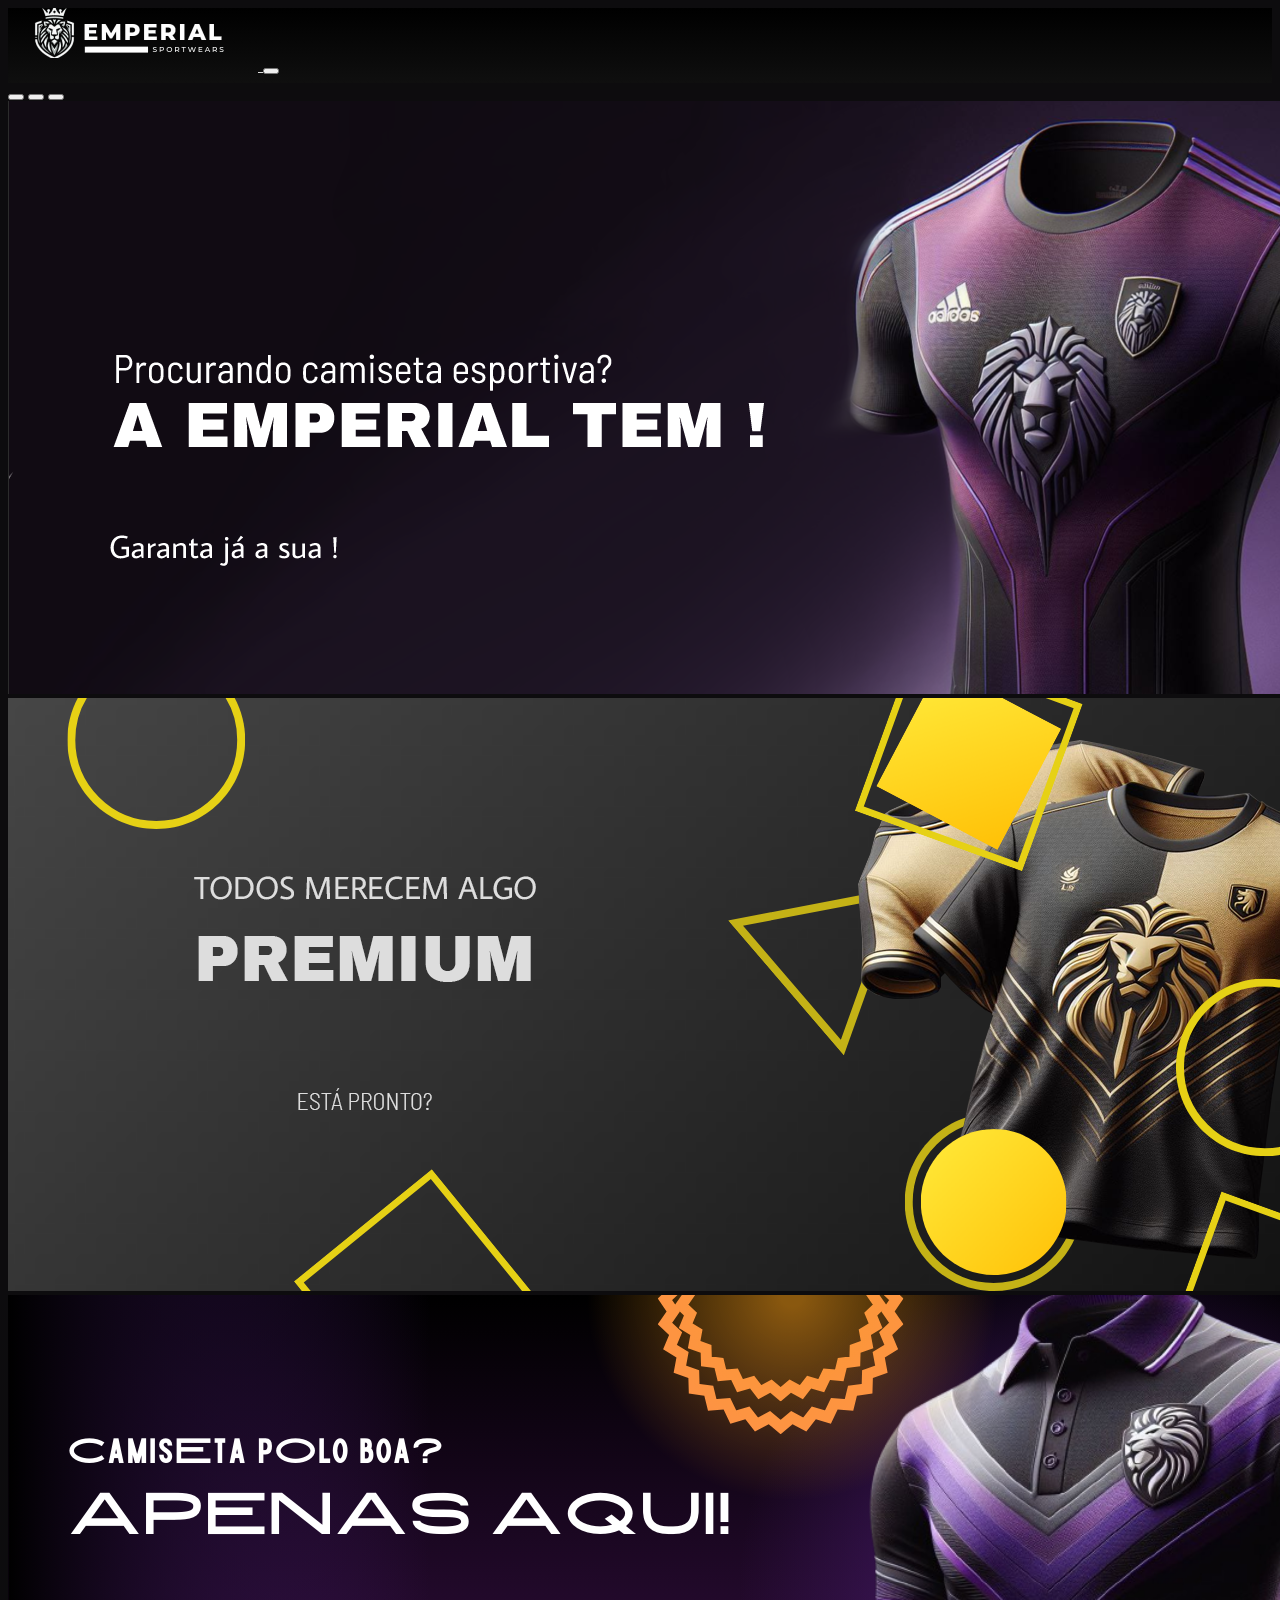
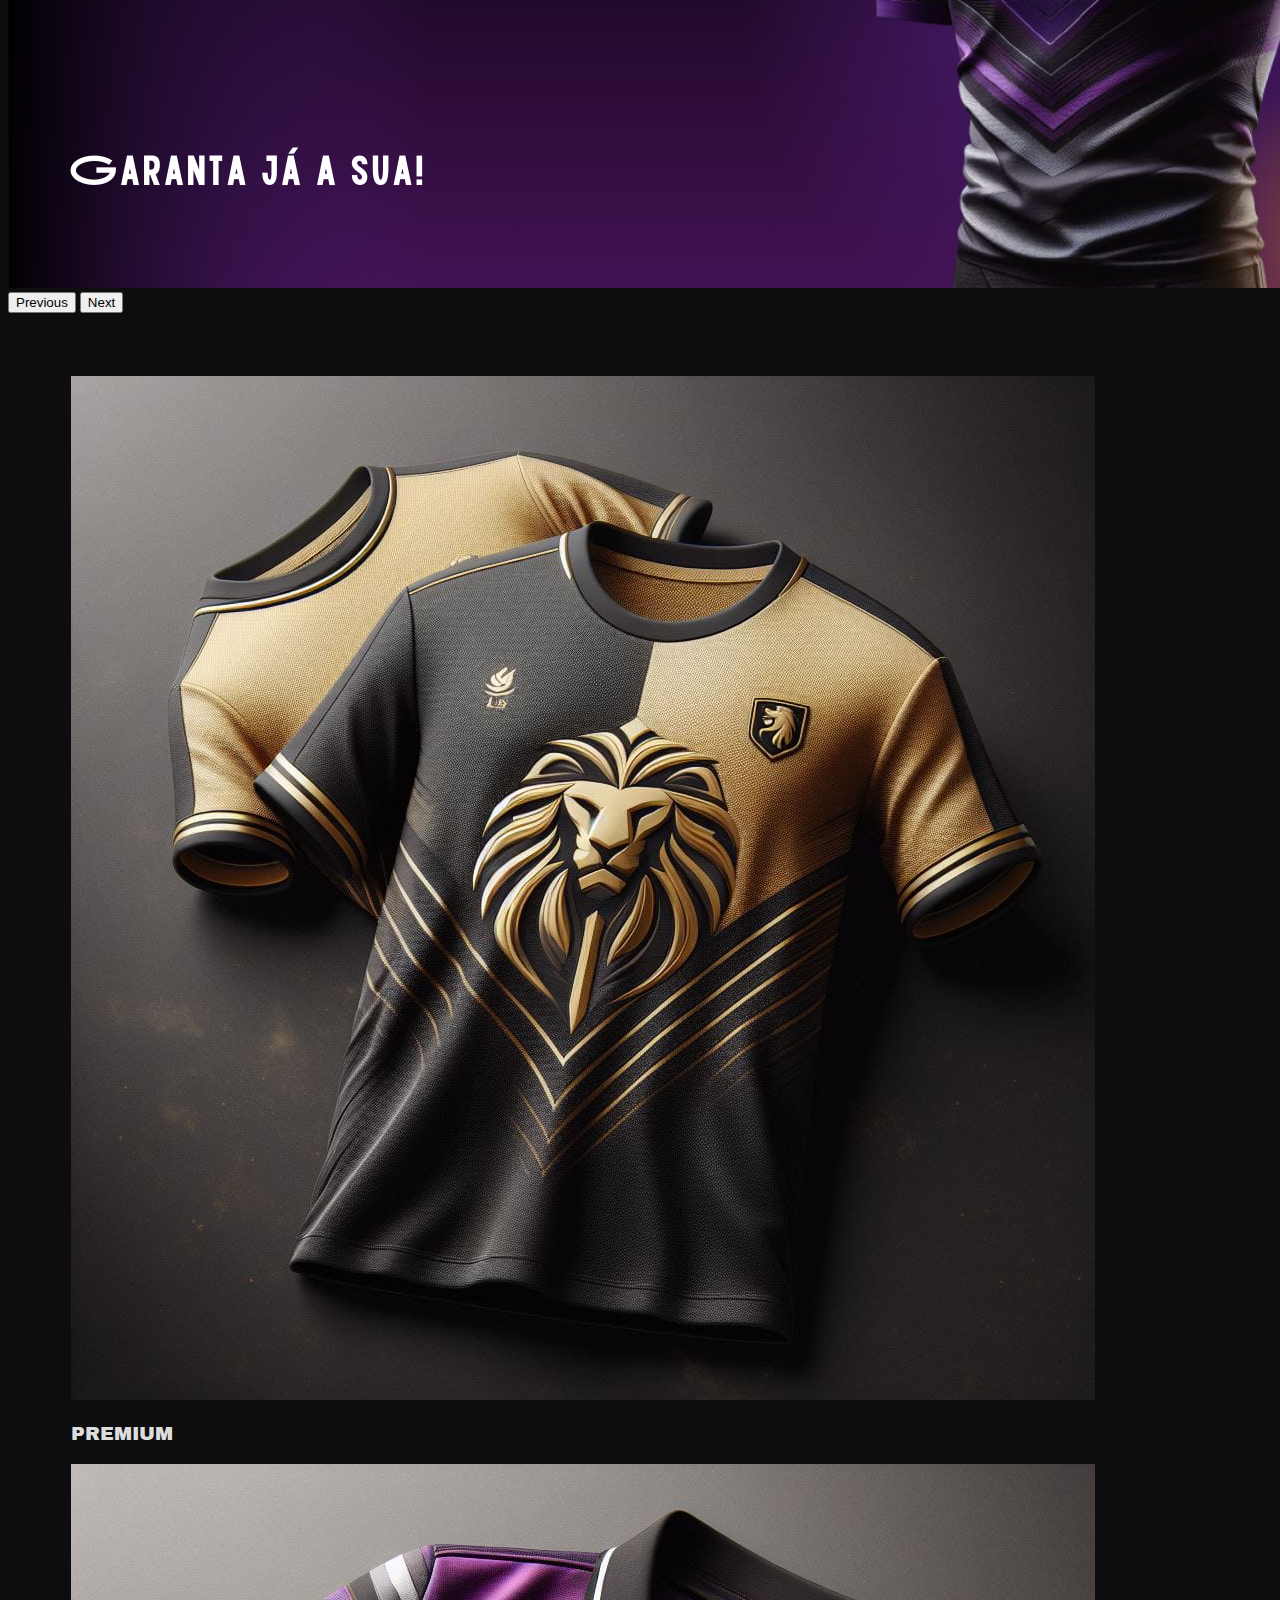
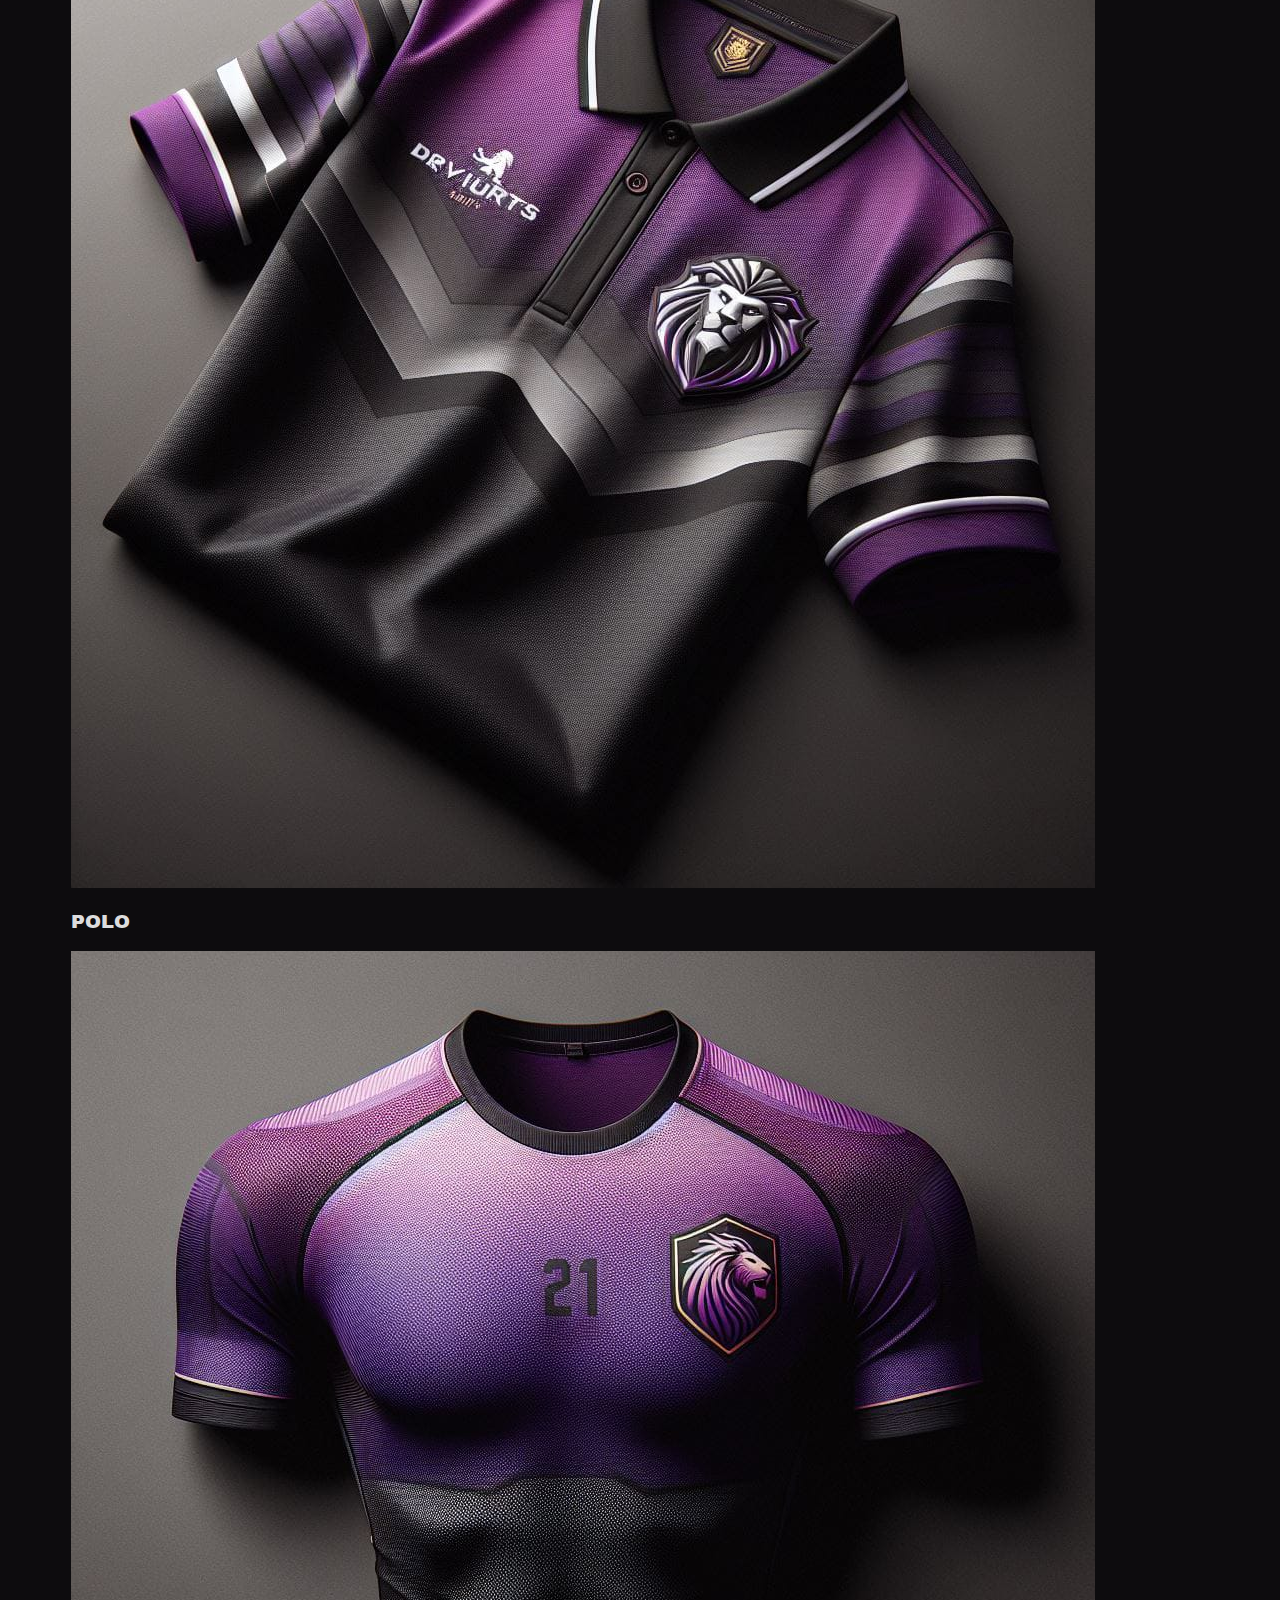
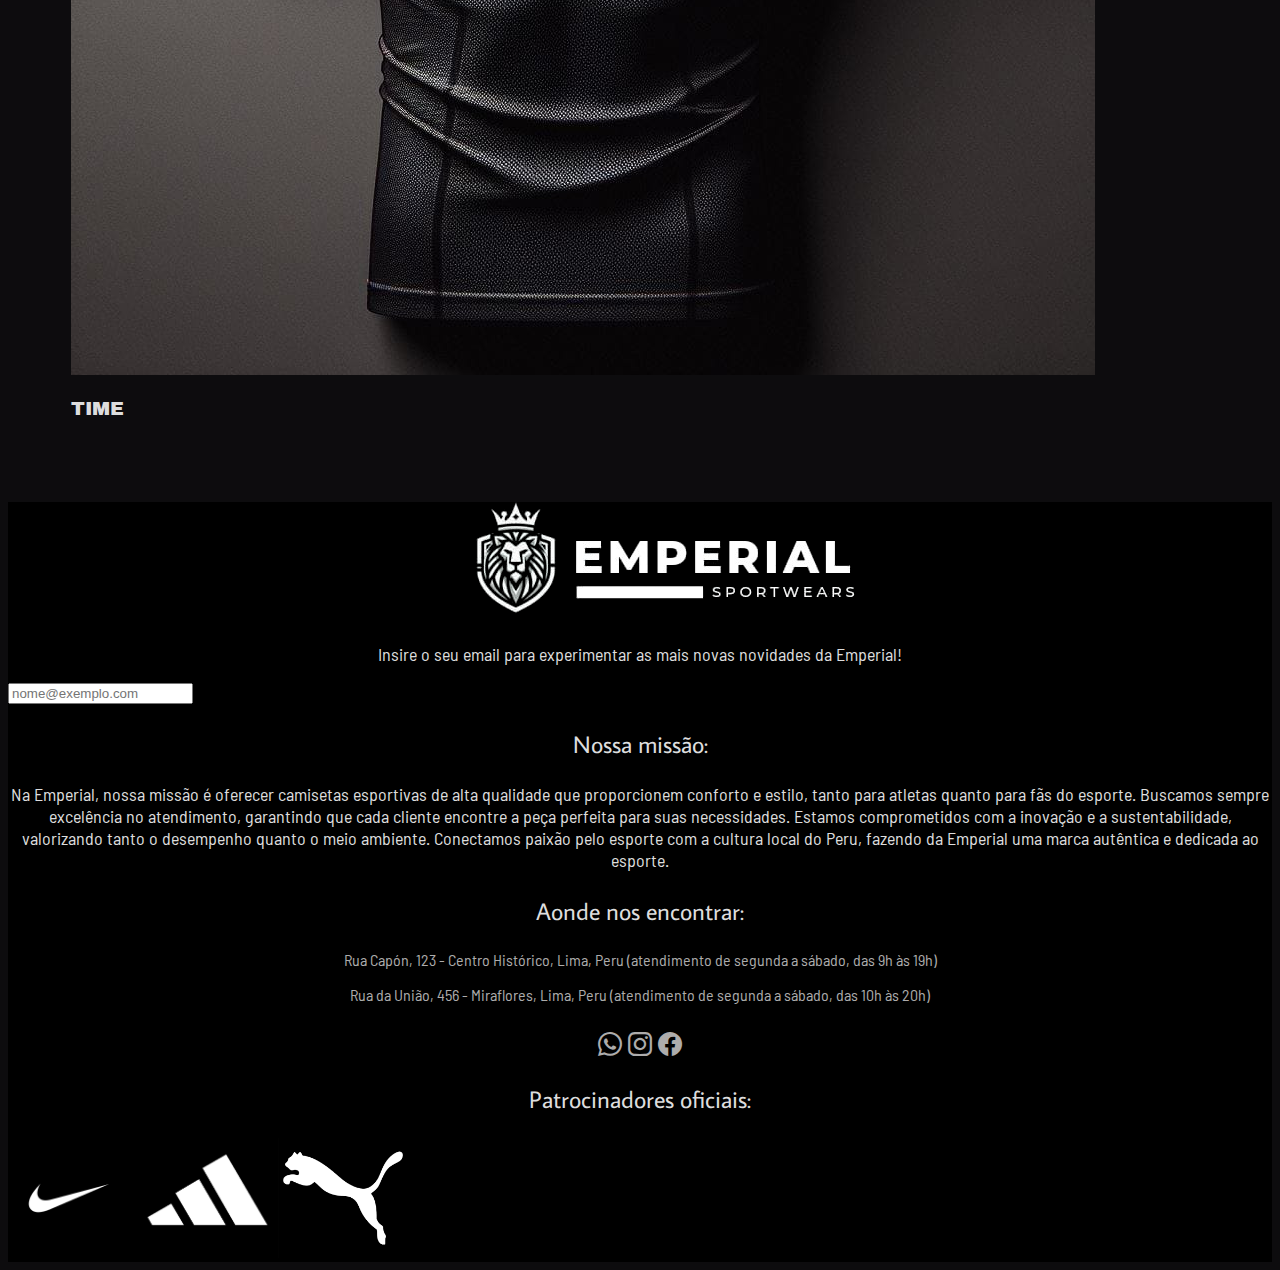
<file: index.html>
<!doctype html>
<html lang="pt-br">
    <head>
        <title>Emperial - SportWears</title>
        <!-- Required meta tags -->
        <meta charset="utf-8" />
        <meta
            name="viewport"
            content="width=device-width, initial-scale=1, shrink-to-fit=no"
        />

        <!-- Bootstrap CSS v5.2.1 -->
        <link
            href="https://cdn.jsdelivr.net/npm/bootstrap@5.3.2/dist/css/bootstrap.min.css"
            rel="stylesheet"
            integrity="sha384-T3c6CoIi6uLrA9TneNEoa7RxnatzjcDSCmG1MXxSR1GAsXEV/Dwwykc2MPK8M2HN"
            crossorigin="anonymous"
        />
        
        <link rel="stylesheet" type="text/css" href="styles.css"/>

    </head>

    <body>
        <header>
            <!--Navbar-->

            <nav class="navbar navbar-dark navbar-expand-lg bg-body-tertiary" style="padding: 0%;">
                <div class="navbar-bg container-fluid" style="height: 75px;">

                  <!--Imagem-->
                  <a class="navbar-brand" href="#">
                      <img src="./img/Logo-removebg-preview.png" alt="Bootstrap" width="250" height="50" style="object-fit: cover; padding-bottom: 1%;">
                  </a>

                  <!--Navbar collapse-->
                  <button class="navbar-toggler" type="button" data-bs-toggle="collapse" data-bs-target="#navbarNavDropdown" aria-controls="navbarNavDropdown" aria-expanded="false" aria-label="Toggle navigation">
                    <span class="navbar-toggler-icon"></span>
                  </button>

                  <!--navbar buttons-->
                  <div class="collapse navbar-collapse" id="navbarNavDropdown">
                    <ul class="navbar-nav nav-fill w-100">
                      <li class="nav-item">
                        <a class="nav-link active" aria-current="page" href="#">HOME</a>
                      </li>

                      <li class="nav-item align-middle" >
                        <a class="nav-link" href="./sobrenos.html">SOBRE NÓS</a>
                      </li>

                      <li class="nav-item" >
                        <a class="nav-link" href="./premium.html">PREMIUM</a>
                      </li>

                      <li class="nav-item" >
                        <a class="nav-link" href="./time.html">TIME</a>
                      </li>

                      <li class="nav-item" >
                        <a class="nav-link" href="./polo.html">POLO</a>
                      </li>

                      <li class="nav-item dropdown d-flex flex-column align-items-center">
                        <a class="nav-link dropdown-toggle" href="#" role="button" data-bs-toggle="dropdown" aria-expanded="false">
                          <img src="./img/2-bandeira-do-brasil.webp" alt="Bootstrap" width="100px" height="60px" style="object-fit: cover; padding: auto;">
                        </a>
                        <ul class="dropdown-menu" style="left: unset !important; margin-right: 7%;">
                          <li><a class="dropdown-item" href="./index-ing.html"> <img src="./img/Flag_of_the_United_States.png" width="100" height="60" style="object-fit: cover;"> </a></li>
                          <li><a class="dropdown-item" href="./index-esp.html"> <img src="./img/Flag_of_Mexico.svg.png" width="100" height="60" style="object-fit: cover;"> </a></li>
                          <li><a class="dropdown-item" href="#"> <img src="./img/2-bandeira-do-brasil.webp" width="100" height="60" style="object-fit: cover;"> </a></li>
                        </ul>
                      </li>

                    </ul>
                  </div>

                </div>
              </nav>
              
        </header>

        <main>
          <!--Carrosel-->

          <div id="carouselExample" class="carousel slide" data-bs-ride="carousel">
            <div class="carousel-indicators">
              <button type="button" data-bs-target="#carouselExampleIndicators" data-bs-slide-to="0" class="active" aria-current="true" aria-label="Slide 1"></button>
              <button type="button" data-bs-target="#carouselExampleIndicators" data-bs-slide-to="1" aria-label="Slide 2"></button>
              <button type="button" data-bs-target="#carouselExampleIndicators" data-bs-slide-to="2" aria-label="Slide 3"></button>
            </div>
            <div class="carousel-inner">
              <div class="carousel-item active">
                <img src="./img/Banner/BR.png" class="d-block w-100" alt="...">
              </div>
              <div class="carousel-item">
                <img src="./img/Banner2/BANNER2.png" class="d-block w-100" alt="...">
              </div>
              <div class="carousel-item">
                <img src="./img/BANNER3/BANNER3.png" class="d-block w-100" alt="...">
              </div>
            </div>
            <button class="carousel-control-prev" type="button" data-bs-target="#carouselExample" data-bs-slide="prev">
              <span class="carousel-control-prev-icon" aria-hidden="true"></span>
              <span class="visually-hidden">Previous</span>
            </button>
            <button class="carousel-control-next" type="button" data-bs-target="#carouselExample" data-bs-slide="next">
              <span class="carousel-control-next-icon" aria-hidden="true"></span>
              <span class="visually-hidden">Next</span>
            </button>
          </div>

          <!--resto-->
          <div style="padding: 5%;">
            <div class="container text-center">
              <div class="row gx-5 justify-content-center">
                <div class="col-12 col-sm-6 col-lg">
                  <a type="button" class="btn" href="premium.html" role="button"><img src="./img/Premium.jpg" class="img-fluid rounded"> </a>
                  <div>
                    <p>PREMIUM</p>
                  </div>
                </div>
                <div class="col-12 col-sm-6 col-lg">
                  <a type="button" class="btn" href="polo.html" role="button"><img src="./img/Polo.jfif" class="img-fluid rounded"> </a>
                  <div>
                    <p>POLO</p>
                  </div>
                </div>
                <div class="col-12 col-sm-6 col-lg">
                  <a type="button" class="btn" href="time.html" role="button"><img src="./img/Time.jpg" class="img-fluid rounded"> </a>
                  <div>
                    <p>TIME</p>
                  </div>
                </div>
              </div>
          </div>
        </main>

        <footer>
            <!-- place footer here -->
            <div style="width: 100%; background-color: black;" class="container-fluid">
              <div class="justify-content-center" style="margin-left: 37%; margin-right: 37%; margin-bottom: 2%;">
                <img src="./img/Logo-removebg-preview - Copia.png" class="img-fluid mx-auto d-block">
              </div>
              <div class="row px-5">
                <div class="col">
                  <p class="fonte3" style="text-align: center;">Insire o seu email para experimentar as mais novas novidades da Emperial!</p>
                </div>
                <div class="col-sm-8 my-auto">
                  <input type="email" class="form-control" id="exampleFormControlInput1" placeholder="nome@exemplo.com">
                </div>
              </div>
              <div class="row px-5" style="height: 100%;">
                <div class="col-sm-8">
                  <p class="fonte2" style="text-align: center;">Nossa missão:</p>
                  <p class="fonte3" style="text-align: center;">Na Emperial, nossa missão é oferecer camisetas esportivas de alta qualidade que proporcionem conforto e estilo, tanto para atletas quanto para fãs do esporte.
                    Buscamos sempre excelência no atendimento, garantindo que cada cliente encontre a peça perfeita para suas necessidades.
                    Estamos comprometidos com a inovação e a sustentabilidade, valorizando tanto o desempenho quanto o meio ambiente.
                    Conectamos paixão pelo esporte com a cultura local do Peru, fazendo da Emperial uma marca autêntica e dedicada ao esporte.
                  </p>
                  <p class="fonte2" style="text-align: center;">Aonde nos encontrar:</p>
                  <p class="fonte4" style="text-align: center;">Rua Capón, 123 - Centro Histórico, Lima, Peru
                    (atendimento de segunda a sábado, das 9h às 19h)
                  </p>
                  <p class="fonte4" style="text-align: center;">Rua da União, 456 - Miraflores, Lima, Peru
                    (atendimento de segunda a sábado, das 10h às 20h)
                  </p>
                  <p class="fonte2" style="text-align: center;"><i class="bi bi-whatsapp"></i> <i class="bi bi-instagram"></i> <i class="bi bi-facebook"></i></p>
                </div>
                <div class="col">
                  <p class="fonte2" style="text-align: center;">Patrocinadores oficiais:</p>
                  <div>
                    <img src="./img/Patrocinadores/Nike.png" class="img-fluid d-block mx-auto" style="height: 120px;">
                    <img src="./img/Patrocinadores/Adidas.jpg" class="img-fluid d-block mx-auto" style="height: 120px;">
                    <img src="./img/Patrocinadores/Puma.png" class="img-fluid d-block mx-auto" style="max-height: 120px;">
                  </div>
                </div>
              </div>
            </div>
        </footer>

        <!-- Bootstrap JavaScript Libraries -->
        <script
            src="https://cdn.jsdelivr.net/npm/@popperjs/core@2.11.8/dist/umd/popper.min.js"
            integrity="sha384-I7E8VVD/ismYTF4hNIPjVp/Zjvgyol6VFvRkX/vR+Vc4jQkC+hVqc2pM8ODewa9r"
            crossorigin="anonymous"
        ></script>

        <script
            src="https://cdn.jsdelivr.net/npm/bootstrap@5.3.2/dist/js/bootstrap.min.js"
            integrity="sha384-BBtl+eGJRgqQAUMxJ7pMwbEyER4l1g+O15P+16Ep7Q9Q+zqX6gSbd85u4mG4QzX+"
            crossorigin="anonymous"
        ></script>
    </body>
</html>
</file>
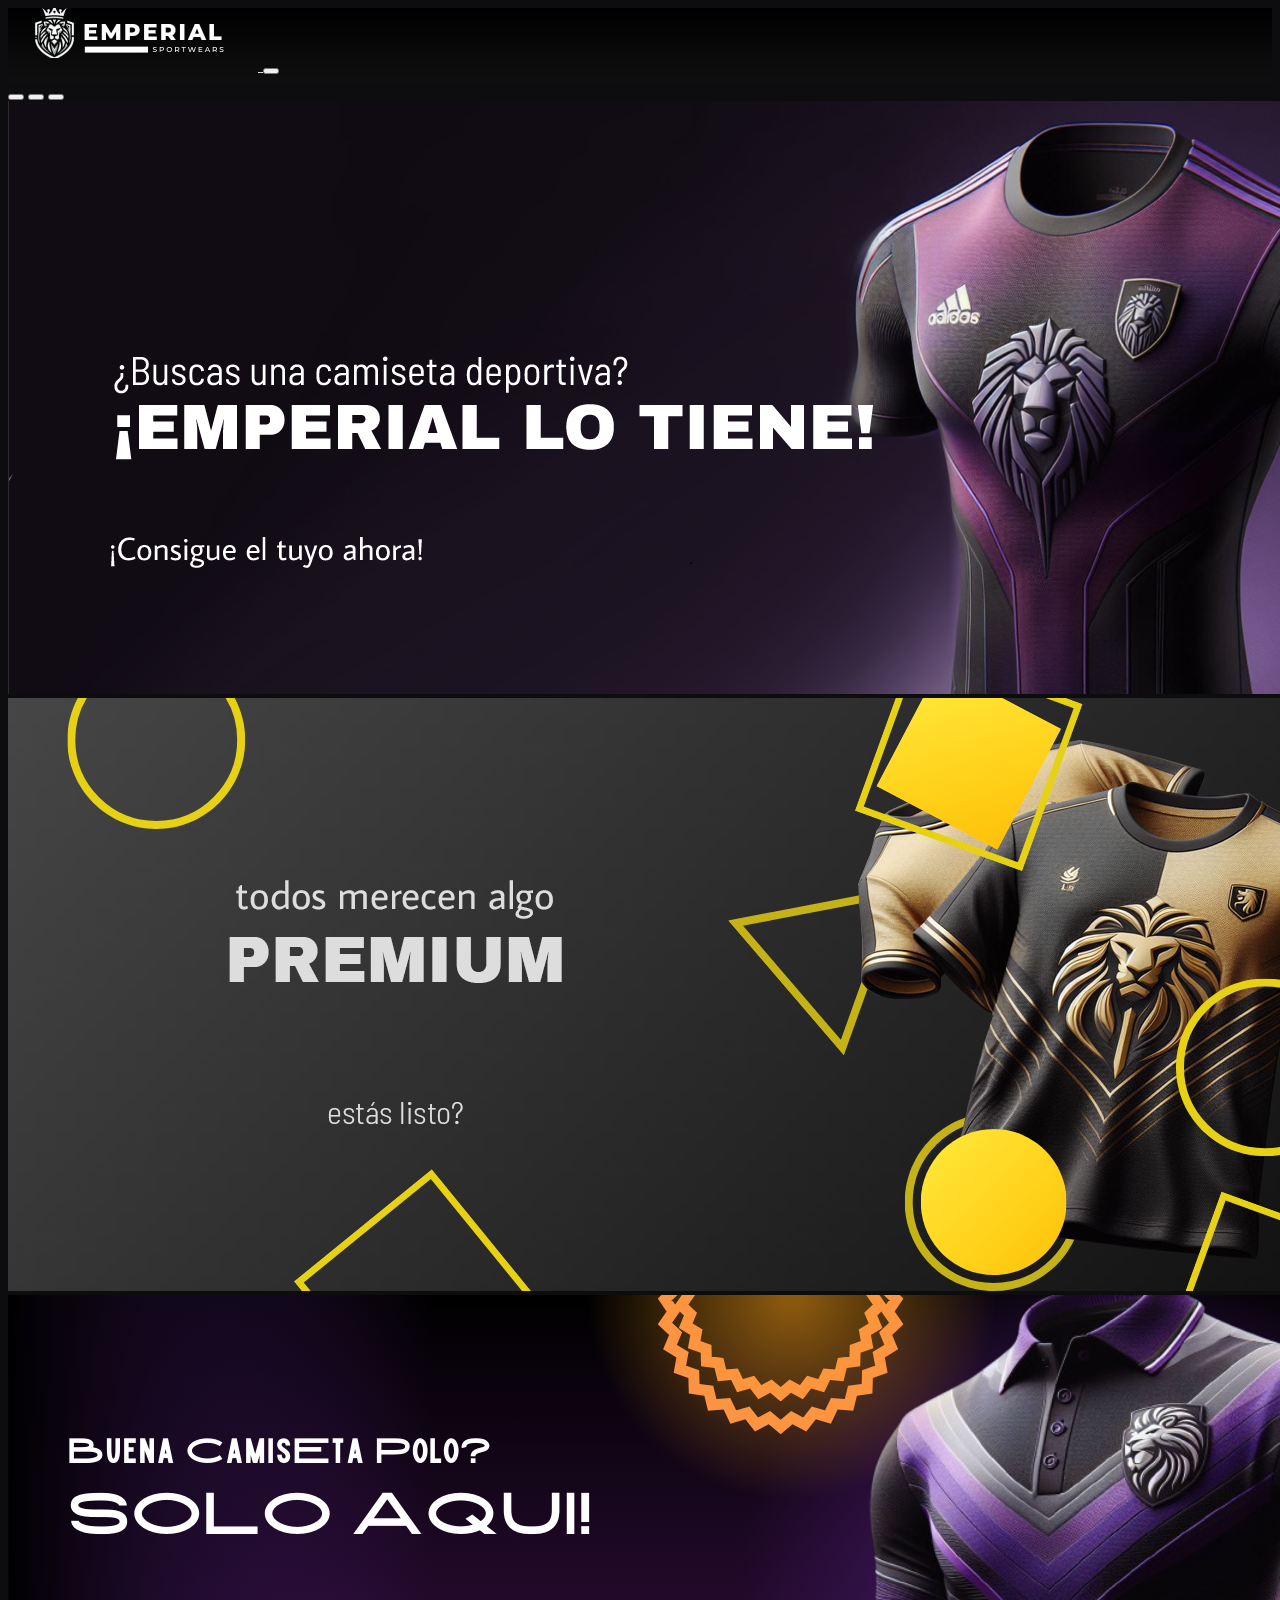
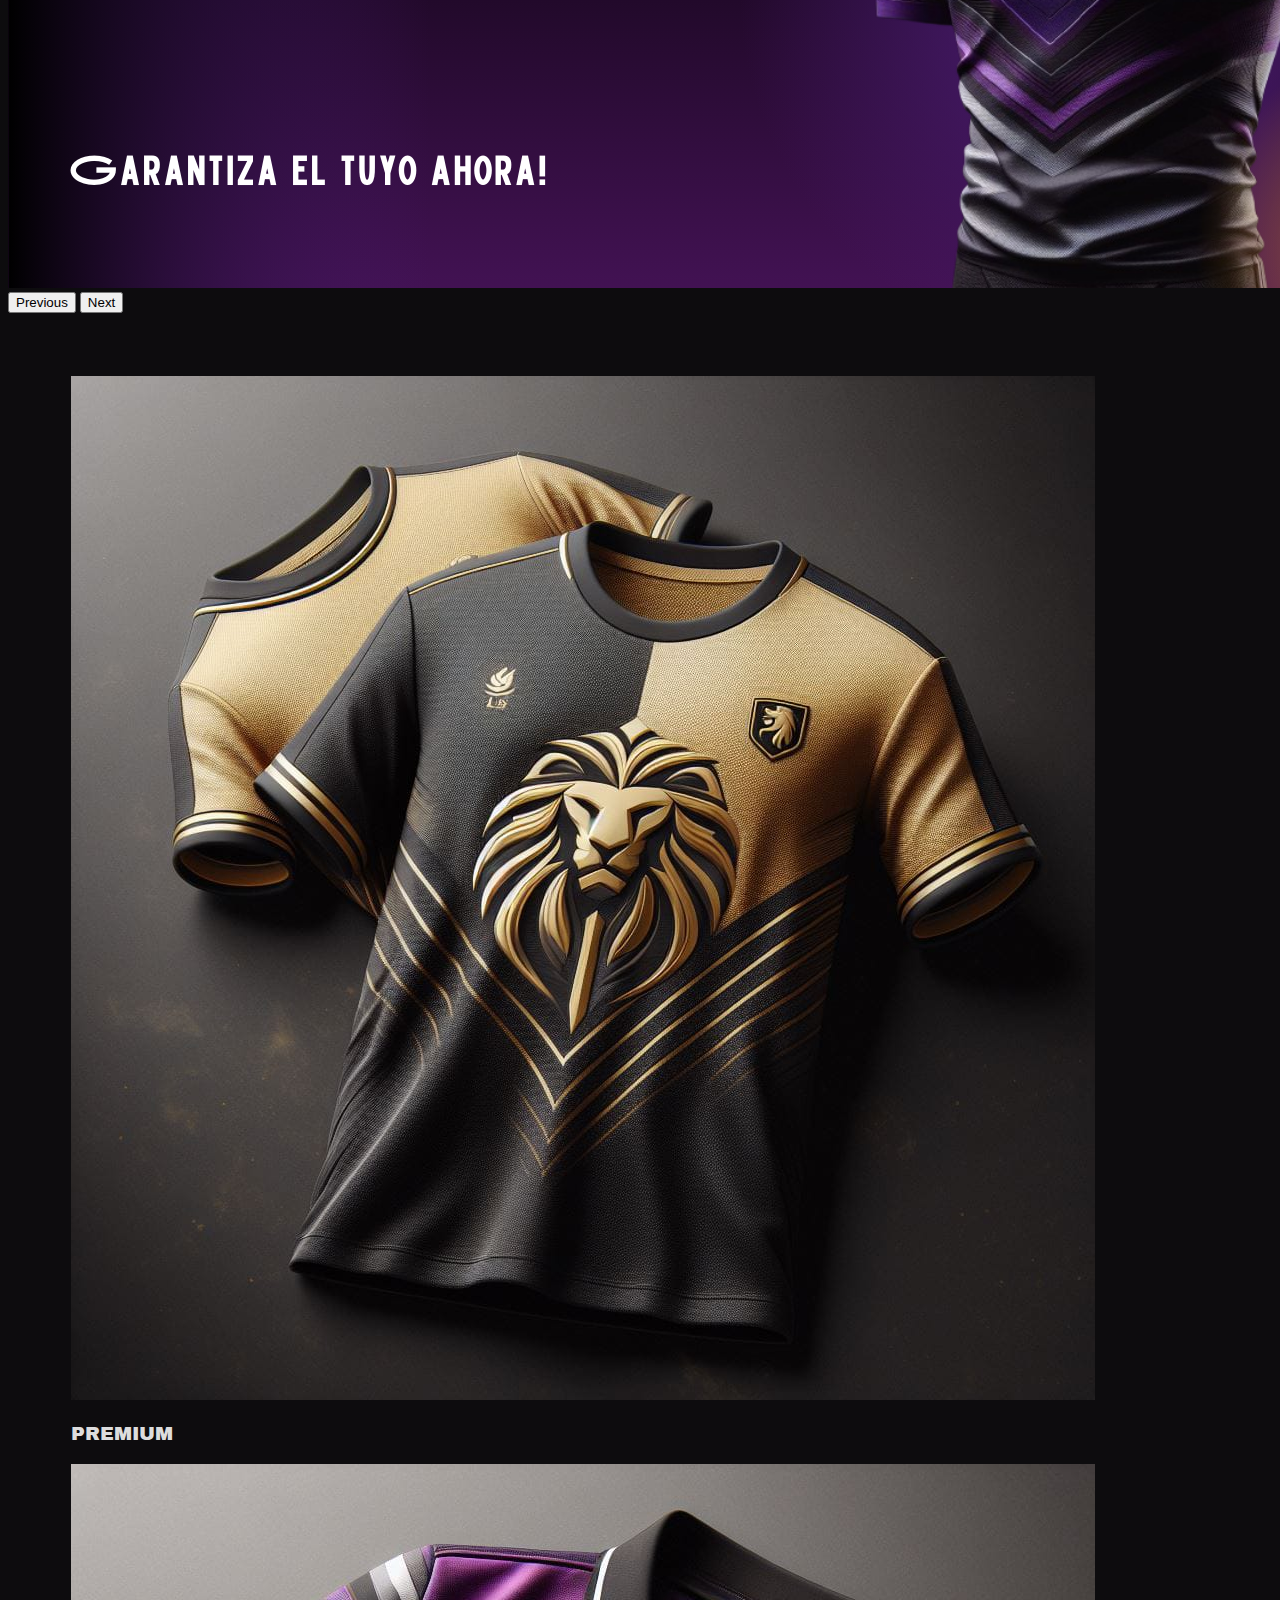
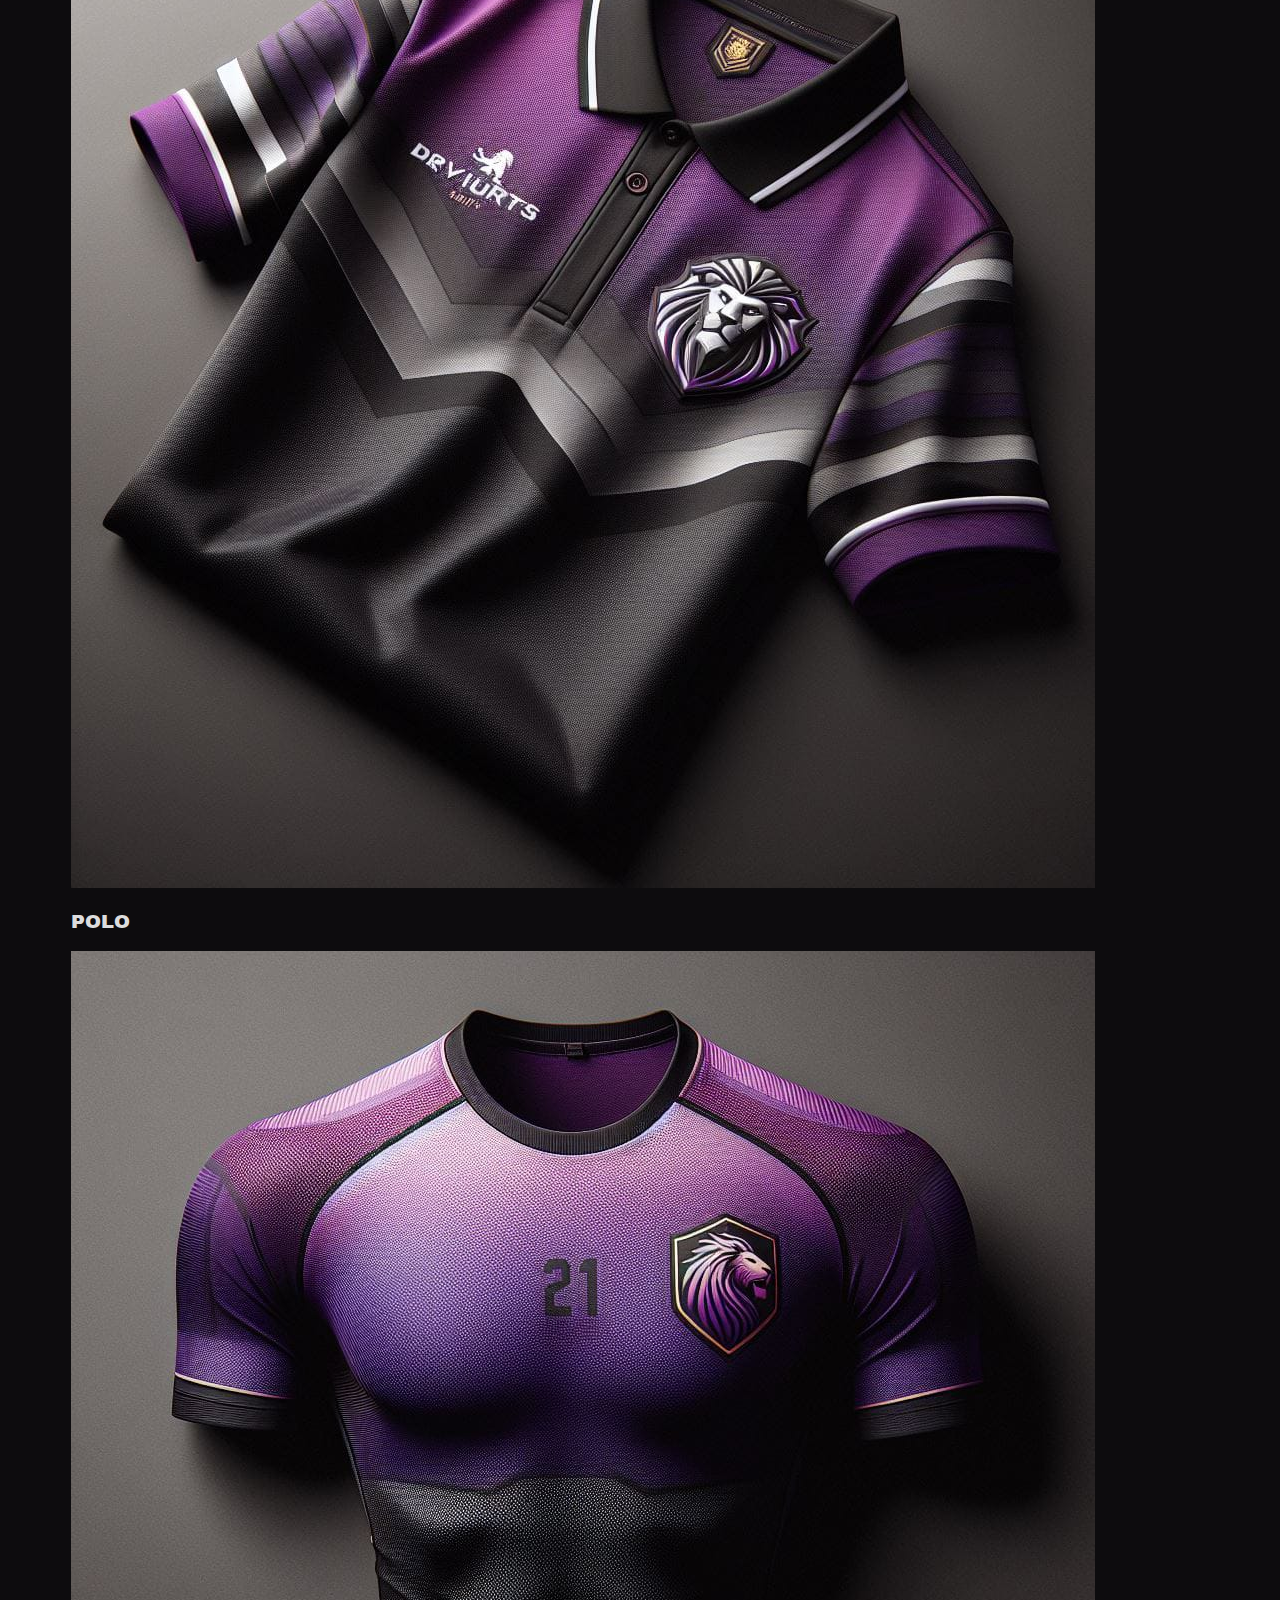
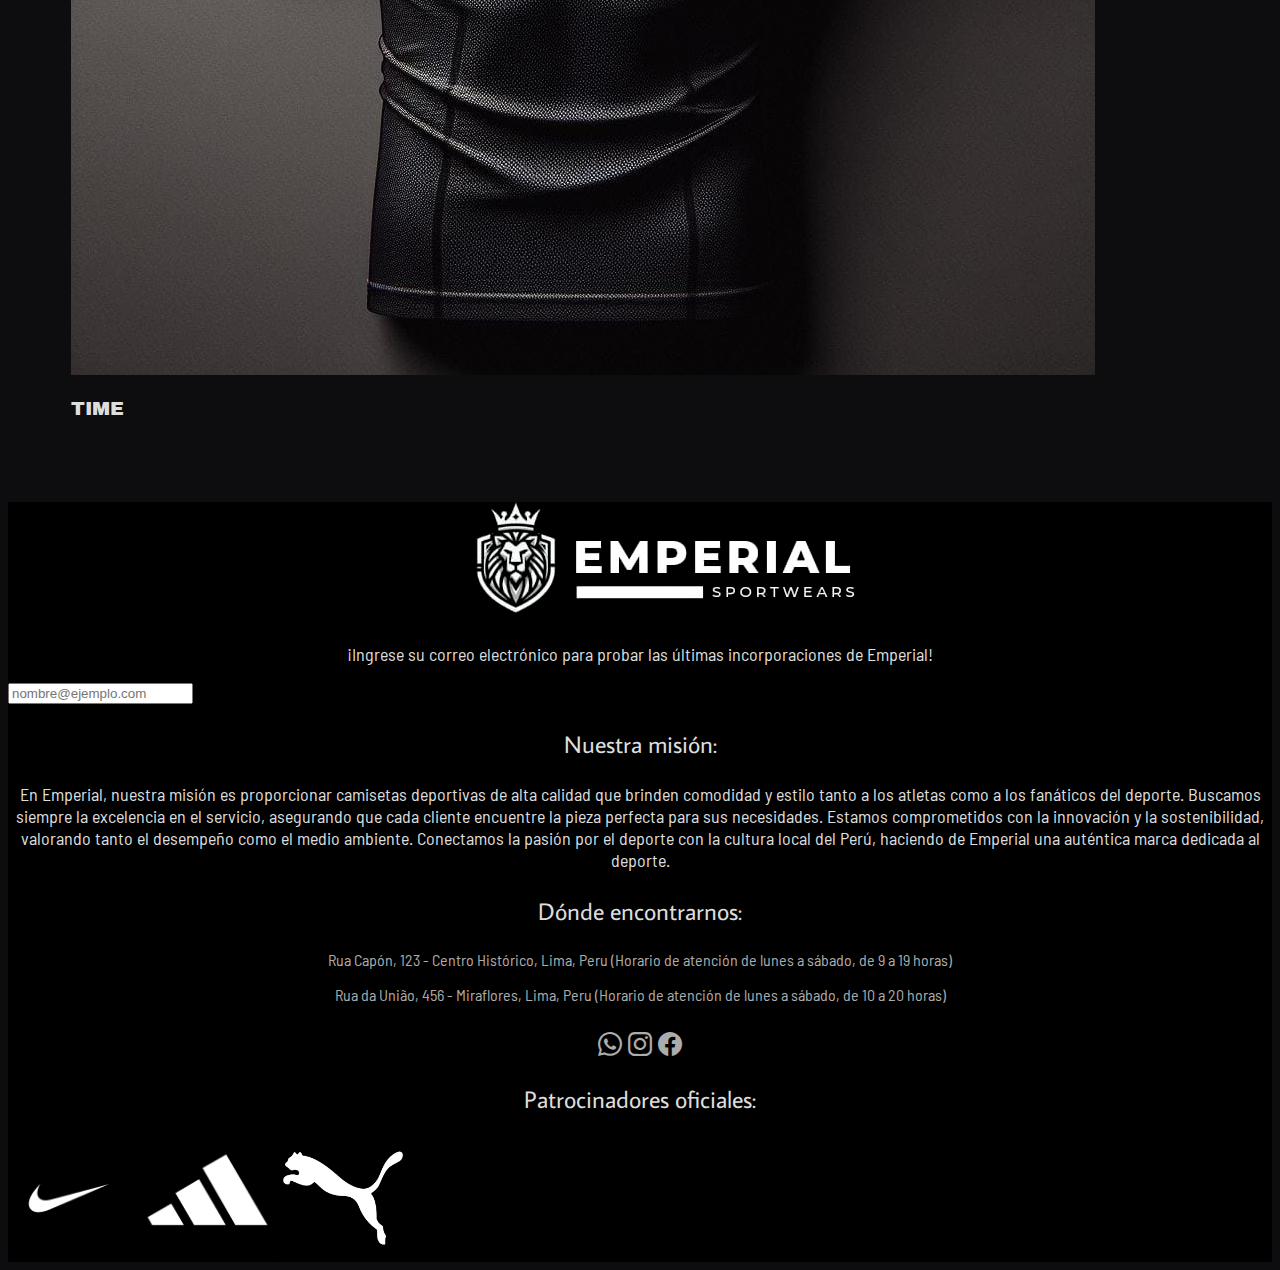
<file: index-esp.html>
<!doctype html>
<html lang="pt-br">
    <head>
        <title>Emperial - SportWears</title>
        <!-- Required meta tags -->
        <meta charset="utf-8" />
        <meta
            name="viewport"
            content="width=device-width, initial-scale=1, shrink-to-fit=no"
        />

        <!-- Bootstrap CSS v5.2.1 -->
        <link
            href="https://cdn.jsdelivr.net/npm/bootstrap@5.3.2/dist/css/bootstrap.min.css"
            rel="stylesheet"
            integrity="sha384-T3c6CoIi6uLrA9TneNEoa7RxnatzjcDSCmG1MXxSR1GAsXEV/Dwwykc2MPK8M2HN"
            crossorigin="anonymous"
        />
        
        <link rel="stylesheet" type="text/css" href="styles.css"/>

    </head>

    <body>
        <header>
            <!--Navbar-->

            <nav class="navbar navbar-dark navbar-expand-lg bg-body-tertiary" style="padding: 0%;">
                <div class="navbar-bg container-fluid" style="height: 75px;">

                  <!--Imagem-->
                  <a class="navbar-brand" href="#">
                      <img src="./img/Logo-removebg-preview.png" alt="Bootstrap" width="250" height="50" style="object-fit: cover; padding-bottom: 1%;">
                  </a>

                  <!--Navbar collapse-->
                  <button class="navbar-toggler" type="button" data-bs-toggle="collapse" data-bs-target="#navbarNavDropdown" aria-controls="navbarNavDropdown" aria-expanded="false" aria-label="Toggle navigation">
                    <span class="navbar-toggler-icon"></span>
                  </button>

                  <!--navbar buttons-->
                  <div class="collapse navbar-collapse" id="navbarNavDropdown">
                    <ul class="navbar-nav nav-fill w-100">
                      <li class="nav-item">
                        <a class="nav-link active" aria-current="page" href="#">HOME</a>
                      </li>

                      <li class="nav-item align-middle" >
                        <a class="nav-link" href="./sobrenos-esp.html">SOBRE NOSOTROS</a>
                      </li>

                      <li class="nav-item" >
                        <a class="nav-link" href="./premium-esp.html">PREMIUM</a>
                      </li>

                      <li class="nav-item" >
                        <a class="nav-link" href="./time-esp.html">EQUIPO</a>
                      </li>

                      <li class="nav-item" >
                        <a class="nav-link" href="./polo-esp.html">POLO</a>
                      </li>

                      <li class="nav-item dropdown d-flex flex-column align-items-center">
                        <a class="nav-link dropdown-toggle" href="#" role="button" data-bs-toggle="dropdown" aria-expanded="false">
                          <img src="./img/Flag_of_Mexico.svg.png" alt="Bootstrap" width="100px" height="60px" style="object-fit: cover; padding: auto;">
                        </a>
                        <ul class="dropdown-menu" style="left: unset !important; margin-right: 7%;">
                          <li><a class="dropdown-item" href="./index-ing.html"> <img src="./img/Flag_of_the_United_States.png" width="100" height="60" style="object-fit: cover;"> </a></li>
                          <li><a class="dropdown-item" href="#"> <img src="./img/Flag_of_Mexico.svg.png" width="100" height="60" style="object-fit: cover;"> </a></li>
                          <li><a class="dropdown-item" href="./index.html"> <img src="./img/2-bandeira-do-brasil.webp" width="100" height="60" style="object-fit: cover;"> </a></li>
                        </ul>
                      </li>

                    </ul>
                  </div>

                </div>
              </nav>
              
        </header>

        <main>
          <!--Carrosel-->

          <div id="carouselExample" class="carousel slide" data-bs-ride="carousel">
            <div class="carousel-indicators">
              <button type="button" data-bs-target="#carouselExampleIndicators" data-bs-slide-to="0" class="active" aria-current="true" aria-label="Slide 1"></button>
              <button type="button" data-bs-target="#carouselExampleIndicators" data-bs-slide-to="1" aria-label="Slide 2"></button>
              <button type="button" data-bs-target="#carouselExampleIndicators" data-bs-slide-to="2" aria-label="Slide 3"></button>
            </div>
            <div class="carousel-inner">
              <div class="carousel-item active">
                <img src="./img/Banner/ESP.png" class="d-block w-100" alt="...">
              </div>
              <div class="carousel-item">
                <img src="./img/Banner2/BANNER2-esp.png" class="d-block w-100" alt="...">
              </div>
              <div class="carousel-item">
                <img src="./img/BANNER3/BANNER3-esp.png" class="d-block w-100" alt="...">
              </div>
              <button class="carousel-control-prev" type="button" data-bs-target="#carouselExample" data-bs-slide="prev">
                <span class="carousel-control-prev-icon" aria-hidden="true"></span>
                <span class="visually-hidden">Previous</span>
              </button>
              <button class="carousel-control-next" type="button" data-bs-target="#carouselExample" data-bs-slide="next">
                <span class="carousel-control-next-icon" aria-hidden="true"></span>
                <span class="visually-hidden">Next</span>
              </button>
            </div>
          </div>

          <!--resto-->
          <div style="padding: 5%;">
            <div class="container text-center">
              <div class="row gx-5 justify-content-center">
                <div class="col-12 col-sm-6 col-lg">
                  <a type="button" class="btn" href="premium.html" role="button"><img src="./img/Premium.jpg" class="img-fluid rounded"> </a>
                  <div>
                    <p>PREMIUM</p>
                  </div>
                </div>
                <div class="col-12 col-sm-6 col-lg">
                  <a type="button" class="btn" href="polo.html" role="button"><img src="./img/Polo.jfif" class="img-fluid rounded"> </a>
                  <div>
                    <p>POLO</p>
                  </div>
                </div>
                <div class="col-12 col-sm-6 col-lg">
                  <a type="button" class="btn" href="time.html" role="button"><img src="./img/Time.jpg" class="img-fluid rounded"> </a>
                  <div>
                    <p>TIME</p>
                  </div>
                </div>
              </div>
          </div>
        </main>

        <footer>
            <!-- place footer here -->
            <div style="width: 100%; background-color: black;" class="container-fluid">
              <div class="justify-content-center" style="margin-left: 37%; margin-right: 37%; margin-bottom: 2%;">
                <img src="./img/Logo-removebg-preview - Copia.png" class="img-fluid mx-auto d-block">
              </div>
              <div class="row px-5">
                <div class="col">
                  <p class="fonte3" style="text-align: center;">¡Ingrese su correo electrónico para probar las últimas incorporaciones de Emperial!</p>
                </div>
                <div class="col-sm-8 my-auto">
                  <input type="email" class="form-control" id="exampleFormControlInput1" placeholder="nombre@ejemplo.com">
                </div>
              </div>
              <div class="row px-5" style="height: 100%;">
                <div class="col-sm-8">
                  <p class="fonte2" style="text-align: center;">Nuestra misión:</p>
                  <p class="fonte3" style="text-align: center;">En Emperial, nuestra misión es proporcionar camisetas deportivas de alta calidad que brinden comodidad y estilo tanto a los atletas como a los fanáticos del deporte.
                    Buscamos siempre la excelencia en el servicio, asegurando que cada cliente encuentre la pieza perfecta para sus necesidades.
                    Estamos comprometidos con la innovación y la sostenibilidad, valorando tanto el desempeño como el medio ambiente.
                    Conectamos la pasión por el deporte con la cultura local del Perú, haciendo de Emperial una auténtica marca dedicada al deporte.
                  </p>
                  <p class="fonte2" style="text-align: center;">Dónde encontrarnos:</p>
                  <p class="fonte4" style="text-align: center;">Rua Capón, 123 - Centro Histórico, Lima, Peru
                    (Horario de atención de lunes a sábado, de 9 a 19 horas)
                  </p>
                  <p class="fonte4" style="text-align: center;">Rua da União, 456 - Miraflores, Lima, Peru
                    (Horario de atención de lunes a sábado, de 10 a 20 horas)
                  </p>
                  <p class="fonte2" style="text-align: center;"><i class="bi bi-whatsapp"></i> <i class="bi bi-instagram"></i> <i class="bi bi-facebook"></i></p>
                </div>
                <div class="col">
                  <p class="fonte2" style="text-align: center;">Patrocinadores oficiales:</p>
                  <div>
                    <img src="./img/Patrocinadores/Nike.png" class="img-fluid d-block mx-auto" style="height: 120px;">
                    <img src="./img/Patrocinadores/Adidas.jpg" class="img-fluid d-block mx-auto" style="height: 120px;">
                    <img src="./img/Patrocinadores/Puma.png" class="img-fluid d-block mx-auto" style="max-height: 120px;">
                  </div>
                </div>
              </div>
            </div>
        </footer>

        <!-- Bootstrap JavaScript Libraries -->
        <script
            src="https://cdn.jsdelivr.net/npm/@popperjs/core@2.11.8/dist/umd/popper.min.js"
            integrity="sha384-I7E8VVD/ismYTF4hNIPjVp/Zjvgyol6VFvRkX/vR+Vc4jQkC+hVqc2pM8ODewa9r"
            crossorigin="anonymous"
        ></script>

        <script
            src="https://cdn.jsdelivr.net/npm/bootstrap@5.3.2/dist/js/bootstrap.min.js"
            integrity="sha384-BBtl+eGJRgqQAUMxJ7pMwbEyER4l1g+O15P+16Ep7Q9Q+zqX6gSbd85u4mG4QzX+"
            crossorigin="anonymous"
        ></script>
    </body>
</html>
</file>
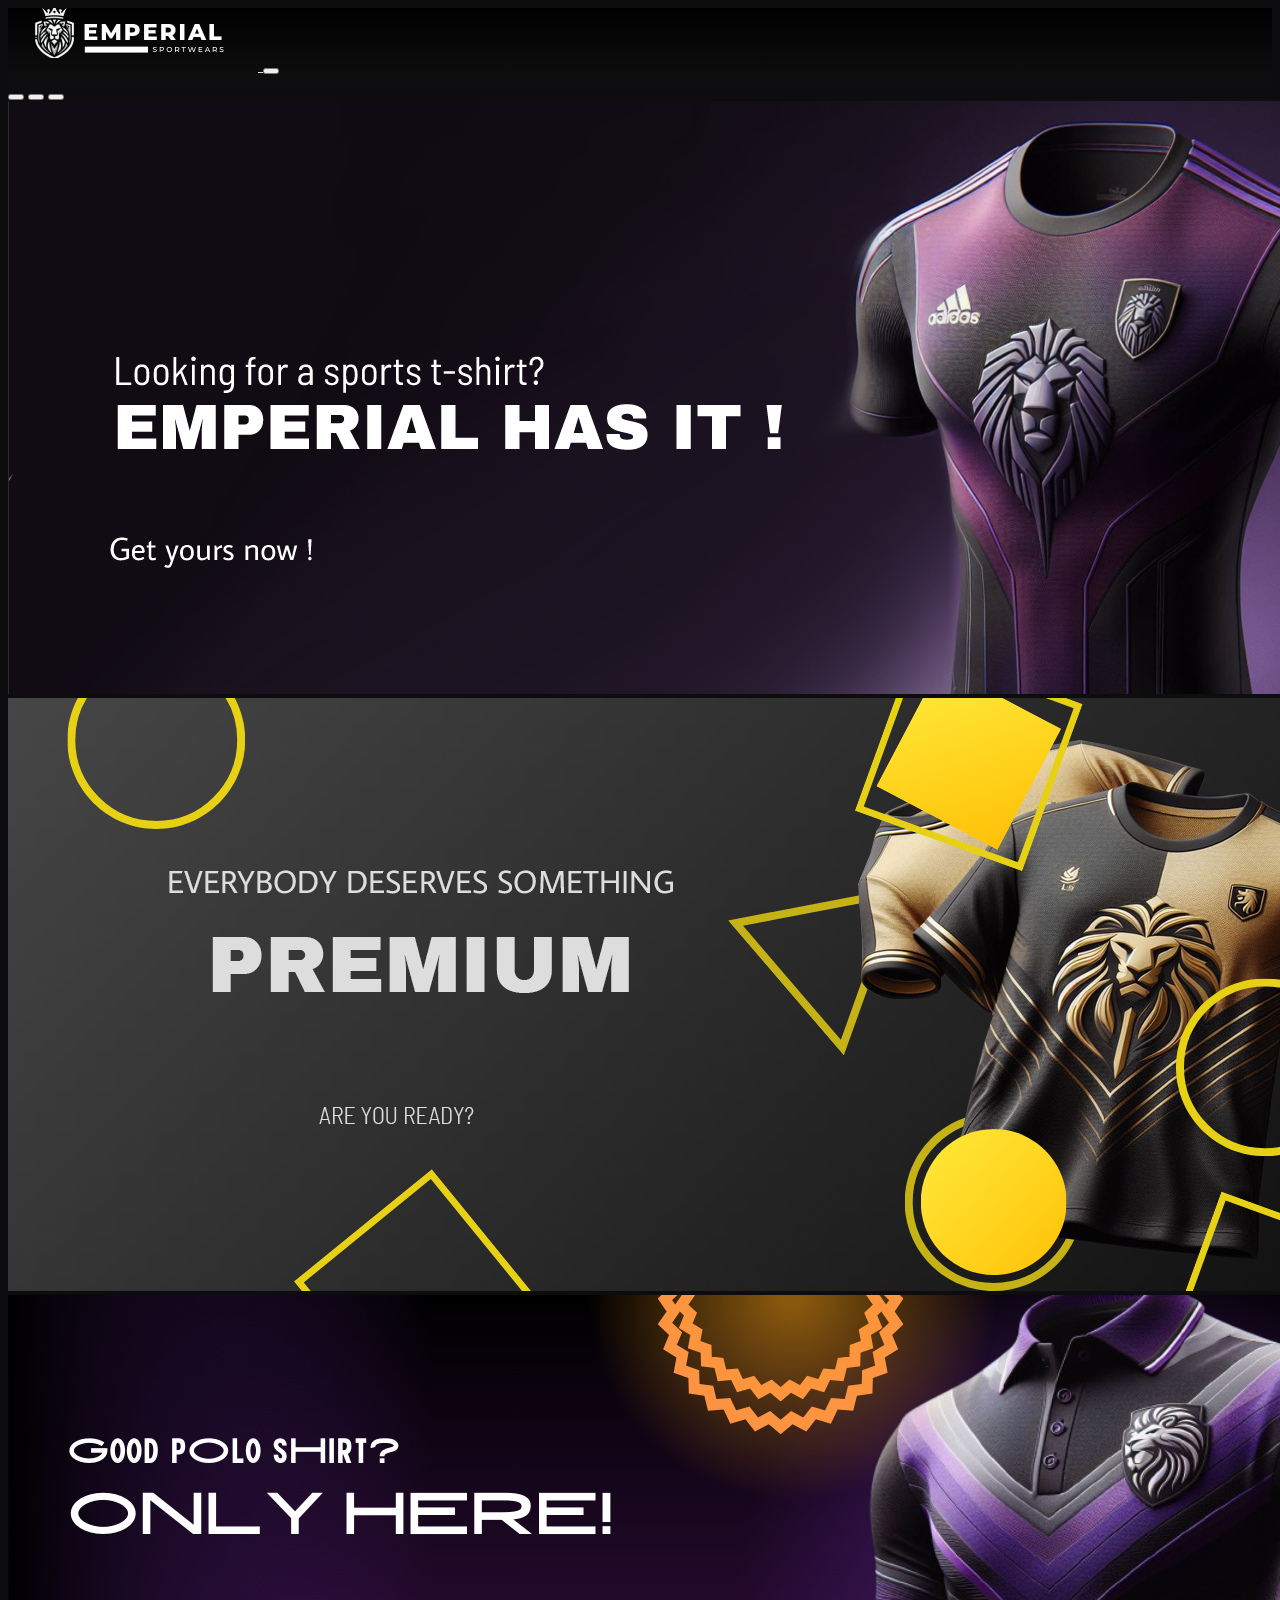
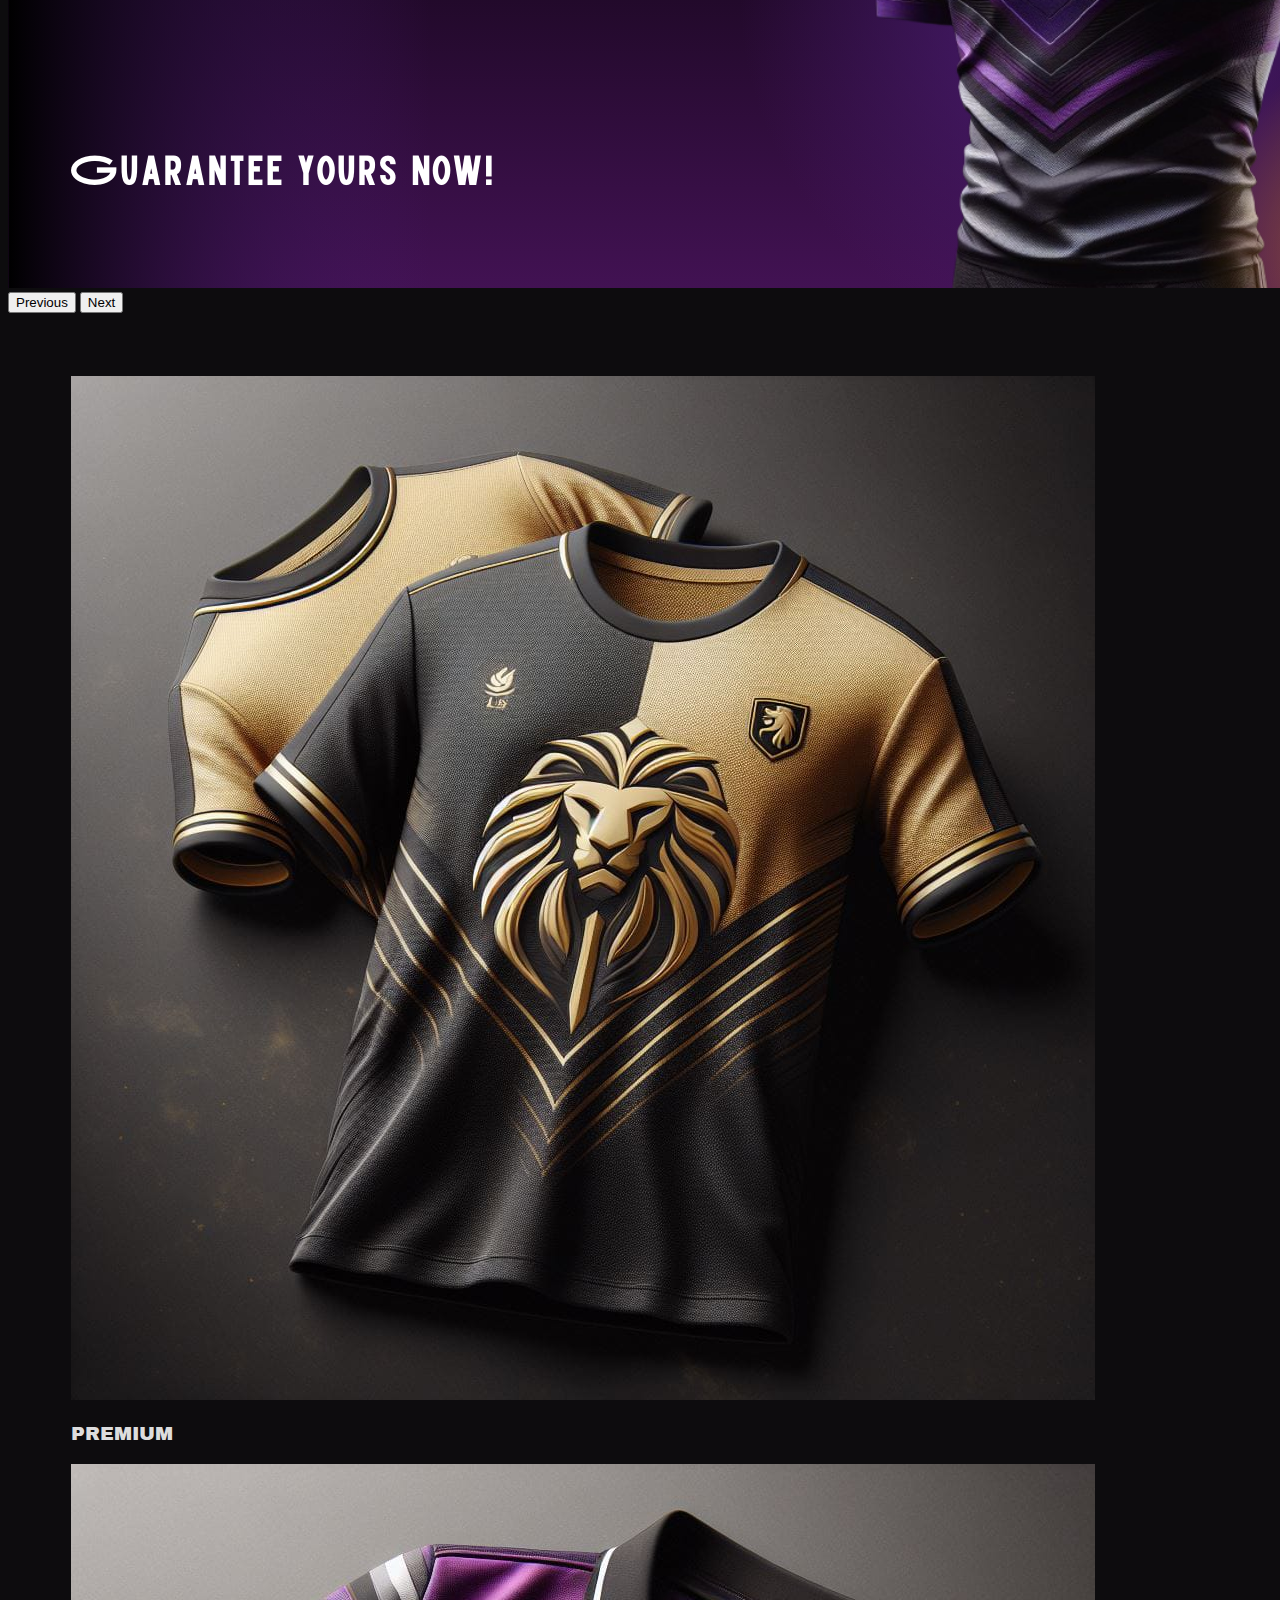
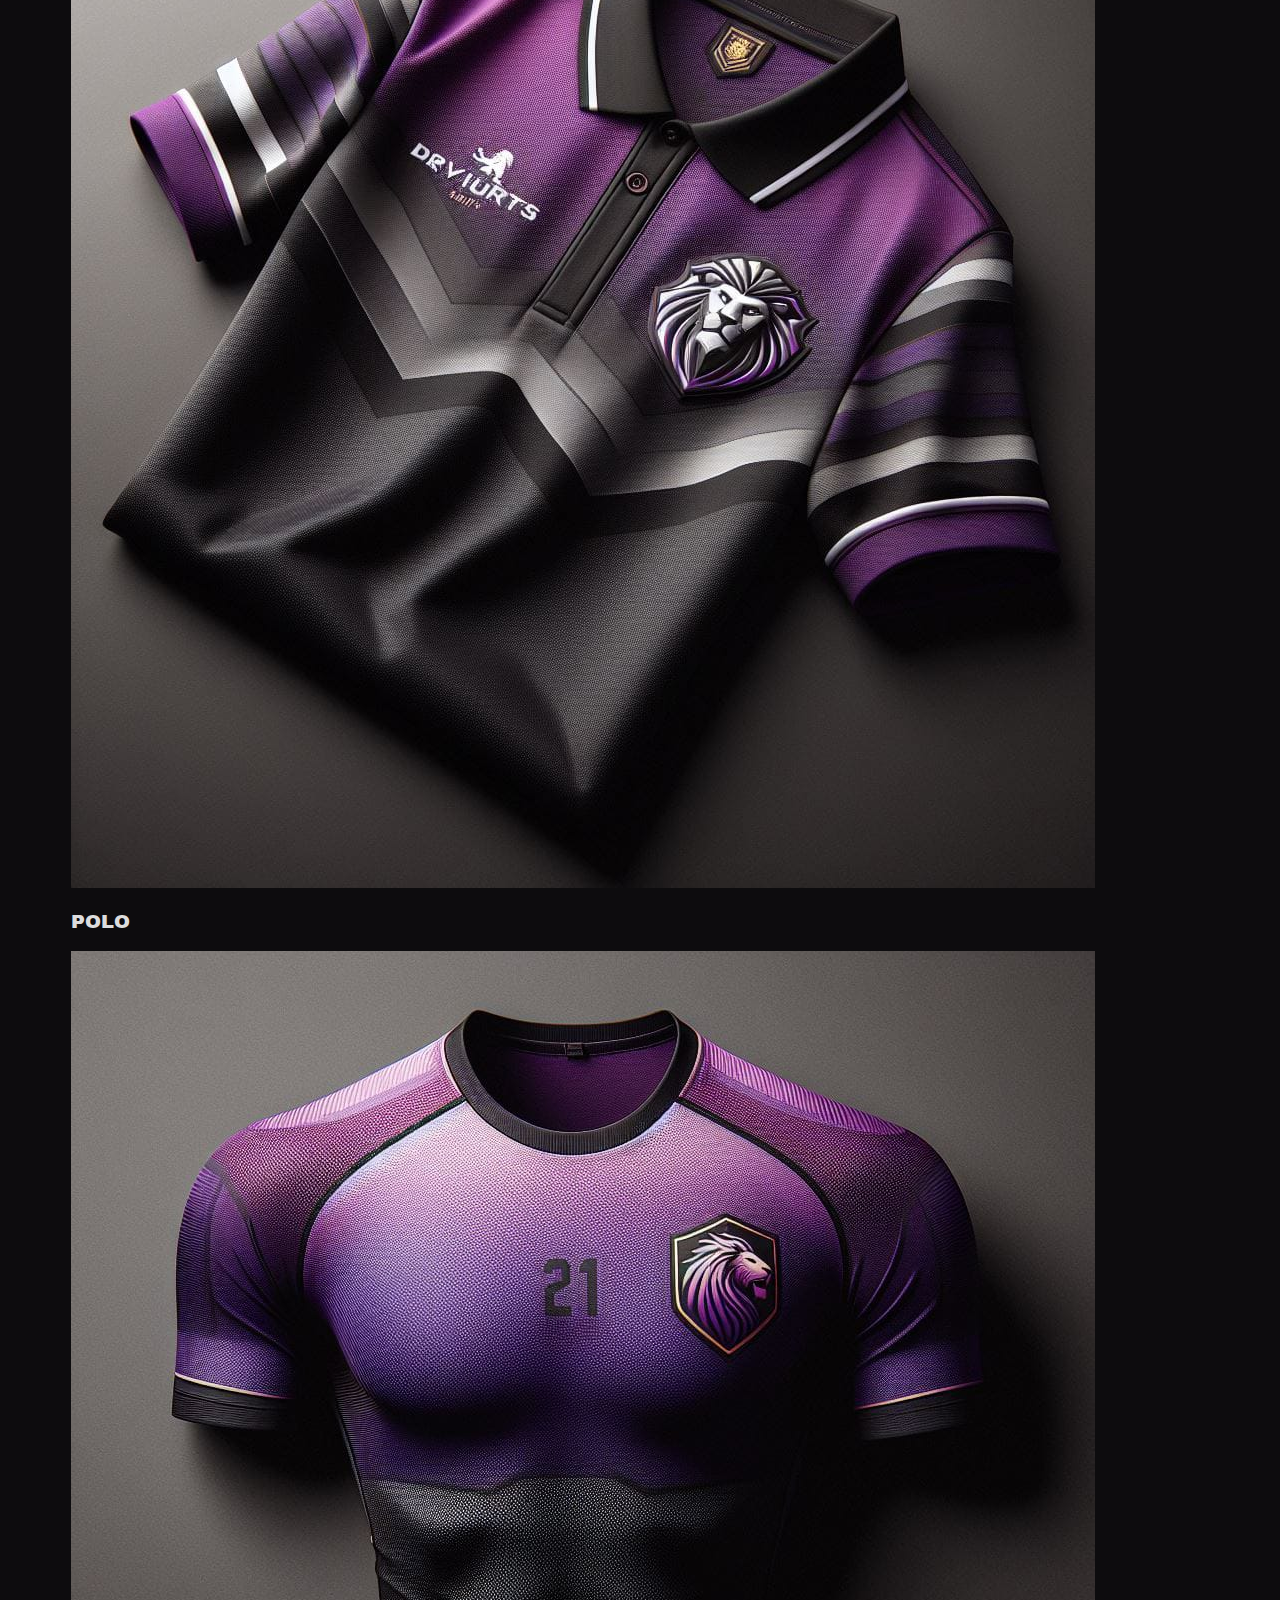
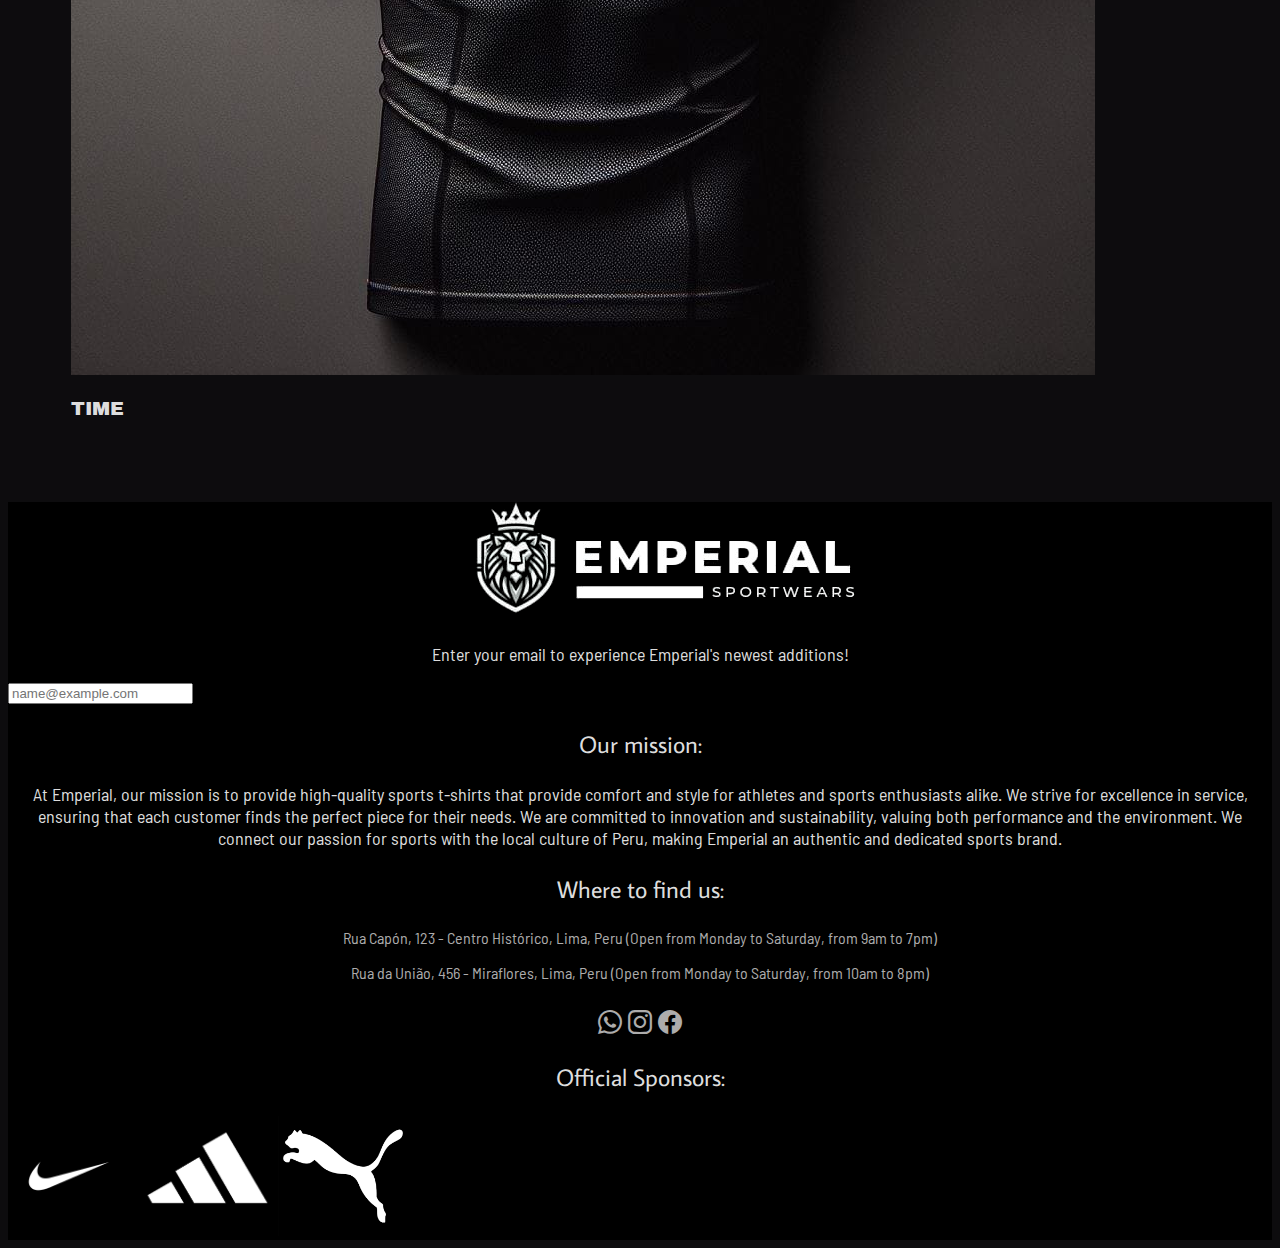
<file: index-ing.html>
<!doctype html>
<html lang="pt-br">
    <head>
        <title>Emperial - SportWears</title>
        <!-- Required meta tags -->
        <meta charset="utf-8" />
        <meta
            name="viewport"
            content="width=device-width, initial-scale=1, shrink-to-fit=no"
        />

        <!-- Bootstrap CSS v5.2.1 -->
        <link
            href="https://cdn.jsdelivr.net/npm/bootstrap@5.3.2/dist/css/bootstrap.min.css"
            rel="stylesheet"
            integrity="sha384-T3c6CoIi6uLrA9TneNEoa7RxnatzjcDSCmG1MXxSR1GAsXEV/Dwwykc2MPK8M2HN"
            crossorigin="anonymous"
        />
        
        <link rel="stylesheet" type="text/css" href="styles.css"/>

    </head>

    <body>
        <header>
            <!--Navbar-->

            <nav class="navbar navbar-dark navbar-expand-lg bg-body-tertiary" style="padding: 0%;">
                <div class="navbar-bg container-fluid" style="height: 75px;">

                  <!--Imagem-->
                  <a class="navbar-brand" href="#">
                      <img src="./img/Logo-removebg-preview.png" alt="Bootstrap" width="250" height="50" style="object-fit: cover; padding-bottom: 1%;">
                  </a>

                  <!--Navbar collapse-->
                  <button class="navbar-toggler" type="button" data-bs-toggle="collapse" data-bs-target="#navbarNavDropdown" aria-controls="navbarNavDropdown" aria-expanded="false" aria-label="Toggle navigation">
                    <span class="navbar-toggler-icon"></span>
                  </button>

                  <!--navbar buttons-->
                  <div class="collapse navbar-collapse" id="navbarNavDropdown">
                    <ul class="navbar-nav nav-fill w-100">
                      <li class="nav-item">
                        <a class="nav-link active" aria-current="page" href="#">HOME</a>
                      </li>

                      <li class="nav-item align-middle" >
                        <a class="nav-link" href="./sobrenos-ing.html">ABOUT US</a>
                      </li>

                      <li class="nav-item" >
                        <a class="nav-link" href="./premium-ing.html">PREMIUM</a>
                      </li>

                      <li class="nav-item" >
                        <a class="nav-link" href="./time-ing.html">TEAM</a>
                      </li>

                      <li class="nav-item" >
                        <a class="nav-link" href="./polo-ing.html">POLO</a>
                      </li>

                      <li class="nav-item dropdown d-flex flex-column align-items-center">
                        <a class="nav-link dropdown-toggle" href="#" role="button" data-bs-toggle="dropdown" aria-expanded="false">
                          <img src="./img/Flag_of_the_United_States.png" alt="Bootstrap" width="100px" height="60px" style="object-fit: cover; padding: auto;">
                        </a>
                        <ul class="dropdown-menu" style="left: unset !important; margin-right: 7%;">
                          <li><a class="dropdown-item" href="#"> <img src="./img/Flag_of_the_United_States.png" width="100" height="60" style="object-fit: cover;"> </a></li>
                          <li><a class="dropdown-item" href="./index-esp.html"> <img src="./img/Flag_of_Mexico.svg.png" width="100" height="60" style="object-fit: cover;"> </a></li>
                          <li><a class="dropdown-item" href="./index.html"> <img src="./img/2-bandeira-do-brasil.webp" width="100" height="60" style="object-fit: cover;"> </a></li>
                        </ul>
                      </li>

                    </ul>
                  </div>

                </div>
              </nav>
              
        </header>

        <main>
          <!--Carrosel-->

          <div id="carouselExample" class="carousel slide" data-bs-ride="carousel">
            <div class="carousel-indicators">
              <button type="button" data-bs-target="#carouselExampleIndicators" data-bs-slide-to="0" class="active" aria-current="true" aria-label="Slide 1"></button>
              <button type="button" data-bs-target="#carouselExampleIndicators" data-bs-slide-to="1" aria-label="Slide 2"></button>
              <button type="button" data-bs-target="#carouselExampleIndicators" data-bs-slide-to="2" aria-label="Slide 3"></button>
            </div>
            <div class="carousel-inner">
              <div class="carousel-item active">
                <img src="./img/Banner/ING.png" class="d-block w-100" alt="...">
              </div>
              <div class="carousel-item">
                <img src="./img/Banner2/BANNER2-ing.png" class="d-block w-100" alt="...">
              </div>
              <div class="carousel-item">
                <img src="./img/BANNER3/BANNER3-ing.png" class="d-block w-100" alt="...">
              </div>
            </div>
            <button class="carousel-control-prev" type="button" data-bs-target="#carouselExample" data-bs-slide="prev">
              <span class="carousel-control-prev-icon" aria-hidden="true"></span>
              <span class="visually-hidden">Previous</span>
            </button>
            <button class="carousel-control-next" type="button" data-bs-target="#carouselExample" data-bs-slide="next">
              <span class="carousel-control-next-icon" aria-hidden="true"></span>
              <span class="visually-hidden">Next</span>
            </button>
          </div>

          <!--resto-->
          <div style="padding: 5%;">
            <div class="container text-center">
              <div class="row gx-5 justify-content-center">
                <div class="col-12 col-sm-6 col-lg">
                  <a type="button" class="btn" href="premium.html" role="button"><img src="./img/Premium.jpg" class="img-fluid rounded"> </a>
                  <div>
                    <p>PREMIUM</p>
                  </div>
                </div>
                <div class="col-12 col-sm-6 col-lg">
                  <a type="button" class="btn" href="polo.html" role="button"><img src="./img/Polo.jfif" class="img-fluid rounded"> </a>
                  <div>
                    <p>POLO</p>
                  </div>
                </div>
                <div class="col-12 col-sm-6 col-lg">
                  <a type="button" class="btn" href="time.html" role="button"><img src="./img/Time.jpg" class="img-fluid rounded"> </a>
                  <div>
                    <p>TIME</p>
                  </div>
                </div>
              </div>
          </div>
        </main>

        <footer>
            <!-- place footer here -->
            <div style="width: 100%; background-color: black;" class="container-fluid">
              <div class="justify-content-center" style="margin-left: 37%; margin-right: 37%; margin-bottom: 2%;">
                <img src="./img/Logo-removebg-preview - Copia.png" class="img-fluid mx-auto d-block">
              </div>
              <div class="row px-5">
                <div class="col">
                  <p class="fonte3" style="text-align: center;">Enter your email to experience Emperial's newest additions!</p>
                </div>
                <div class="col-sm-8 my-auto">
                  <input type="email" class="form-control" id="exampleFormControlInput1" placeholder="name@example.com">
                </div>
              </div>
              <div class="row px-5" style="height: 100%;">
                <div class="col-sm-8">
                  <p class="fonte2" style="text-align: center;">Our mission:</p>
                  <p class="fonte3" style="text-align: center;">At Emperial, our mission is to provide high-quality sports t-shirts that provide comfort and style for athletes and sports enthusiasts alike.
                    We strive for excellence in service, ensuring that each customer finds the perfect piece for their needs.
                    We are committed to innovation and sustainability, valuing both performance and the environment.
                    We connect our passion for sports with the local culture of Peru, making Emperial an authentic and dedicated sports brand.
                  </p>
                  <p class="fonte2" style="text-align: center;">Where to find us:</p>
                  <p class="fonte4" style="text-align: center;">Rua Capón, 123 - Centro Histórico, Lima, Peru
                    (Open from Monday to Saturday, from 9am to 7pm)
                  </p>
                  <p class="fonte4" style="text-align: center;">Rua da União, 456 - Miraflores, Lima, Peru
                    (Open from Monday to Saturday, from 10am to 8pm)
                  </p>
                  <p class="fonte2" style="text-align: center;"><i class="bi bi-whatsapp"></i> <i class="bi bi-instagram"></i> <i class="bi bi-facebook"></i></p>
                </div>
                <div class="col">
                  <p class="fonte2" style="text-align: center;">Official Sponsors:</p>
                  <div>
                    <img src="./img/Patrocinadores/Nike.png" class="img-fluid d-block mx-auto" style="height: 120px;">
                    <img src="./img/Patrocinadores/Adidas.jpg" class="img-fluid d-block mx-auto" style="height: 120px;">
                    <img src="./img/Patrocinadores/Puma.png" class="img-fluid d-block mx-auto" style="max-height: 120px;">
                  </div>
                </div>
              </div>
            </div>
        </footer>

        <!-- Bootstrap JavaScript Libraries -->
        <script
            src="https://cdn.jsdelivr.net/npm/@popperjs/core@2.11.8/dist/umd/popper.min.js"
            integrity="sha384-I7E8VVD/ismYTF4hNIPjVp/Zjvgyol6VFvRkX/vR+Vc4jQkC+hVqc2pM8ODewa9r"
            crossorigin="anonymous"
        ></script>

        <script
            src="https://cdn.jsdelivr.net/npm/bootstrap@5.3.2/dist/js/bootstrap.min.js"
            integrity="sha384-BBtl+eGJRgqQAUMxJ7pMwbEyER4l1g+O15P+16Ep7Q9Q+zqX6gSbd85u4mG4QzX+"
            crossorigin="anonymous"
        ></script>
    </body>
</html>
</file>
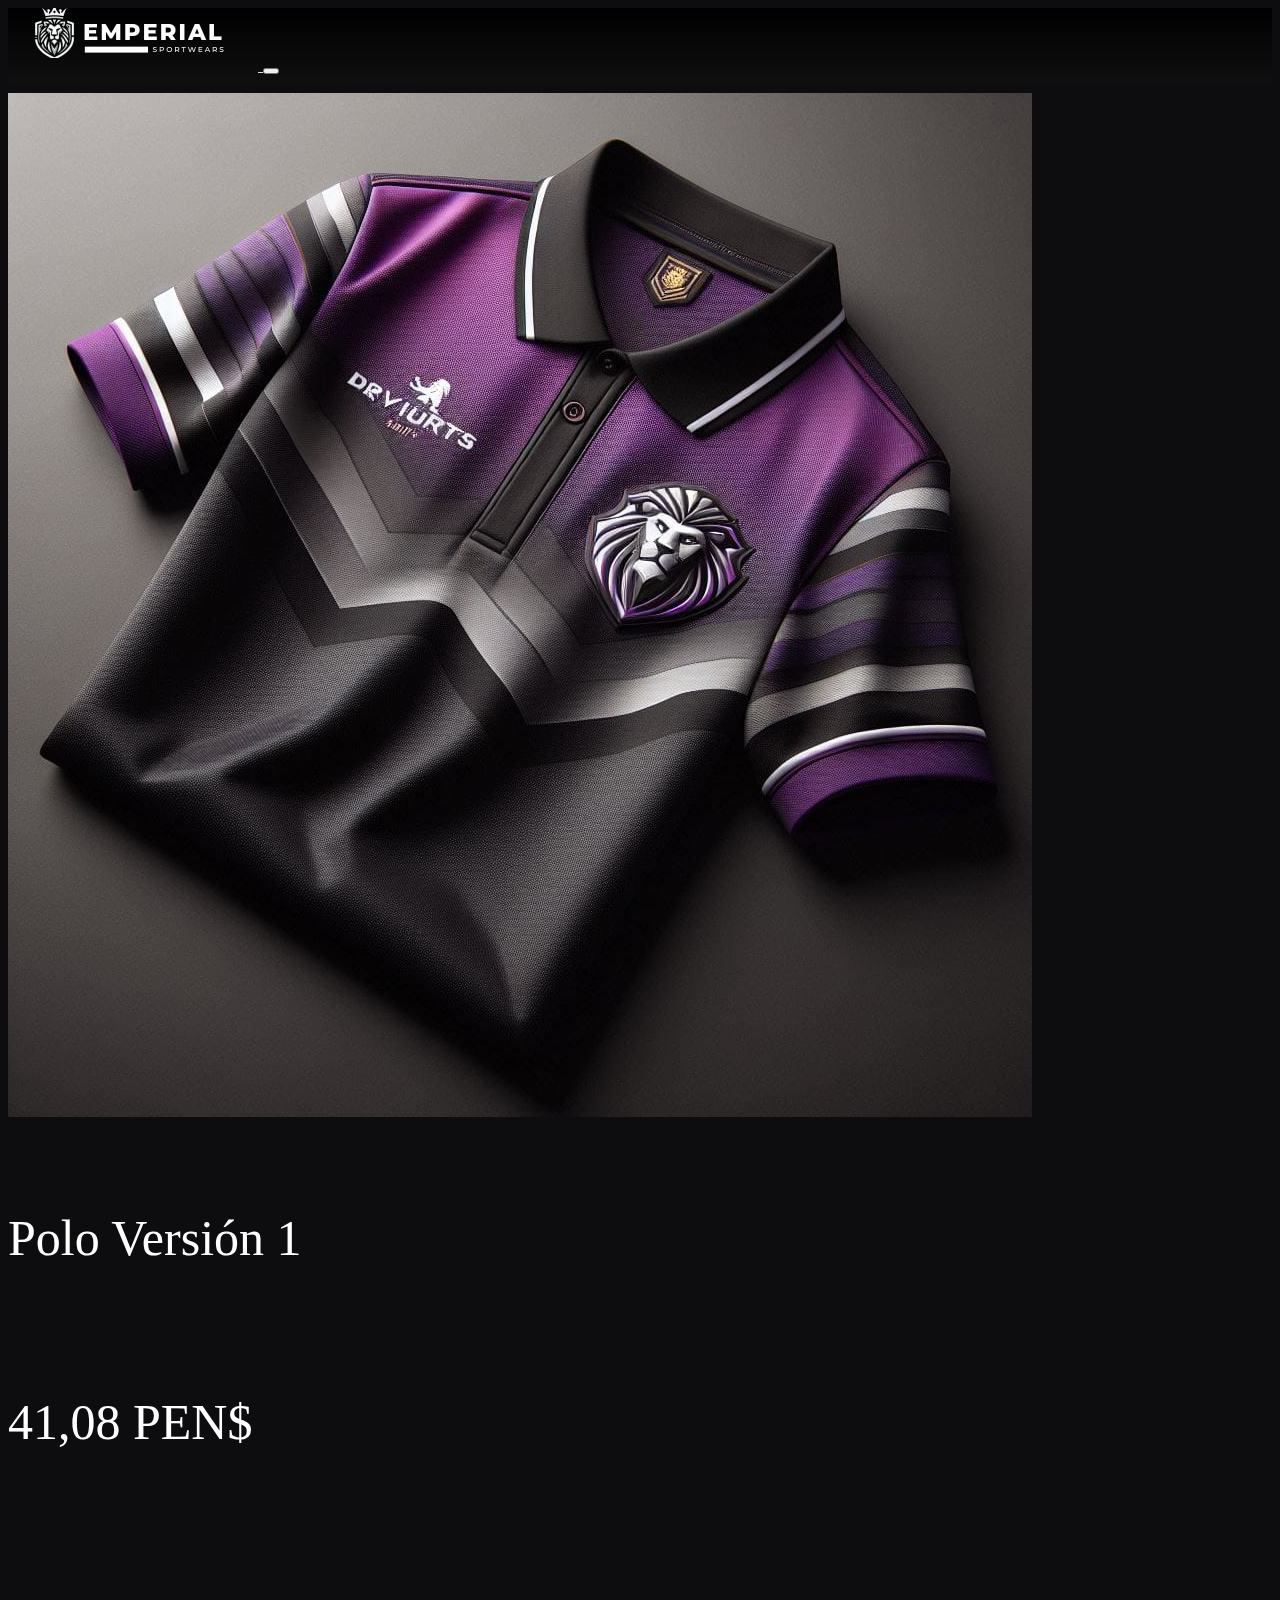
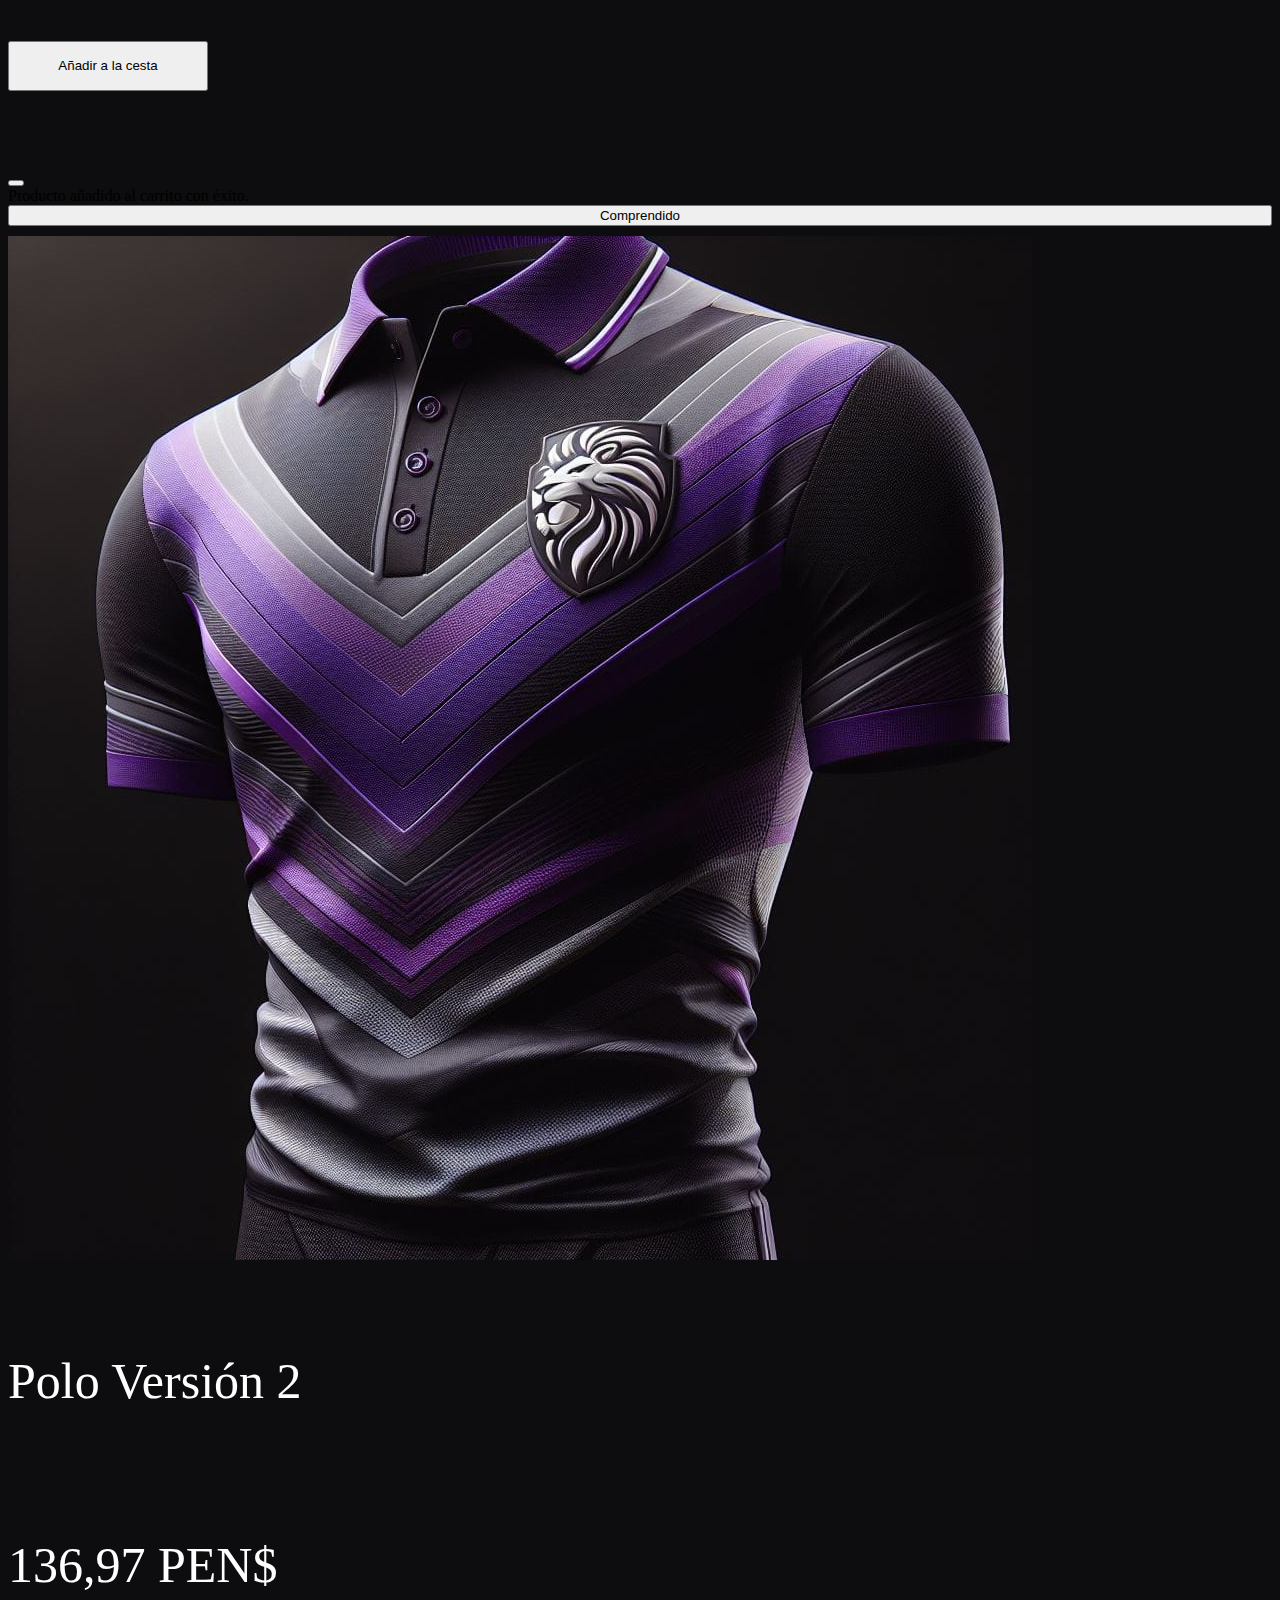
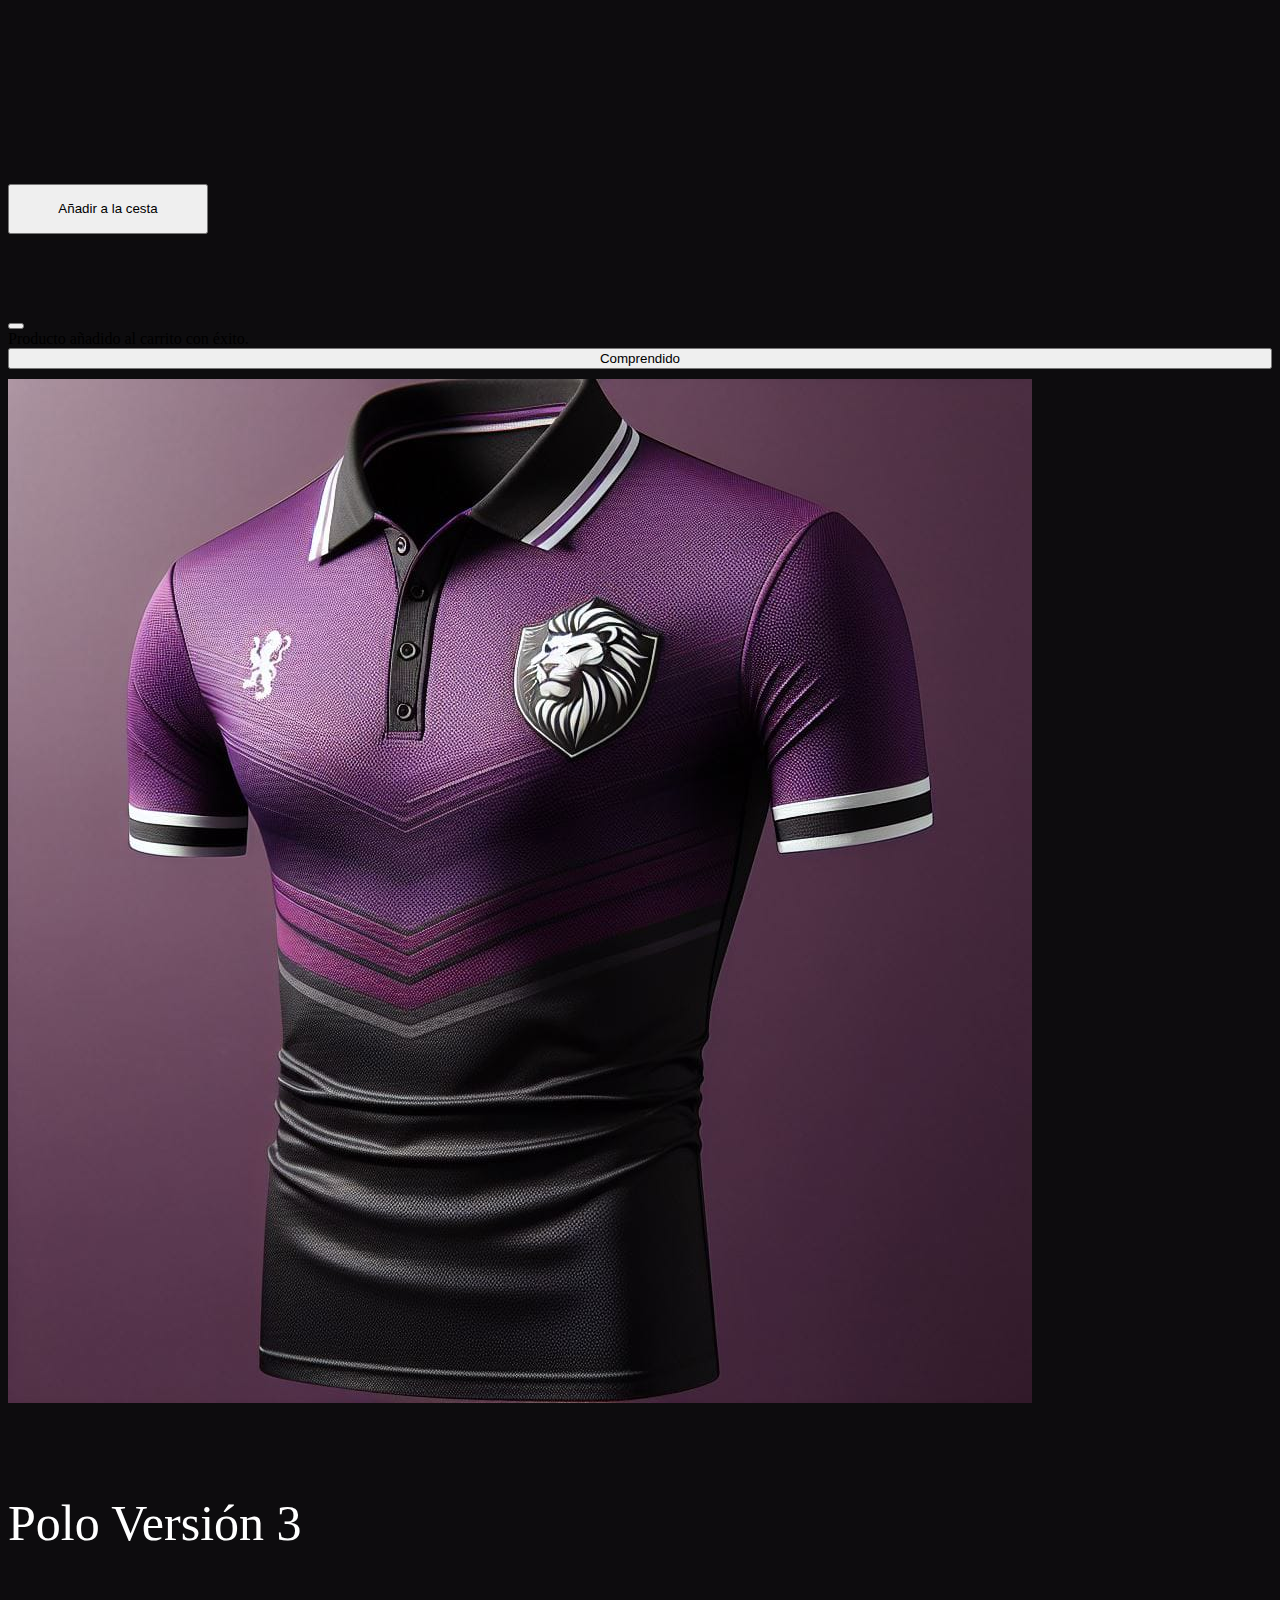
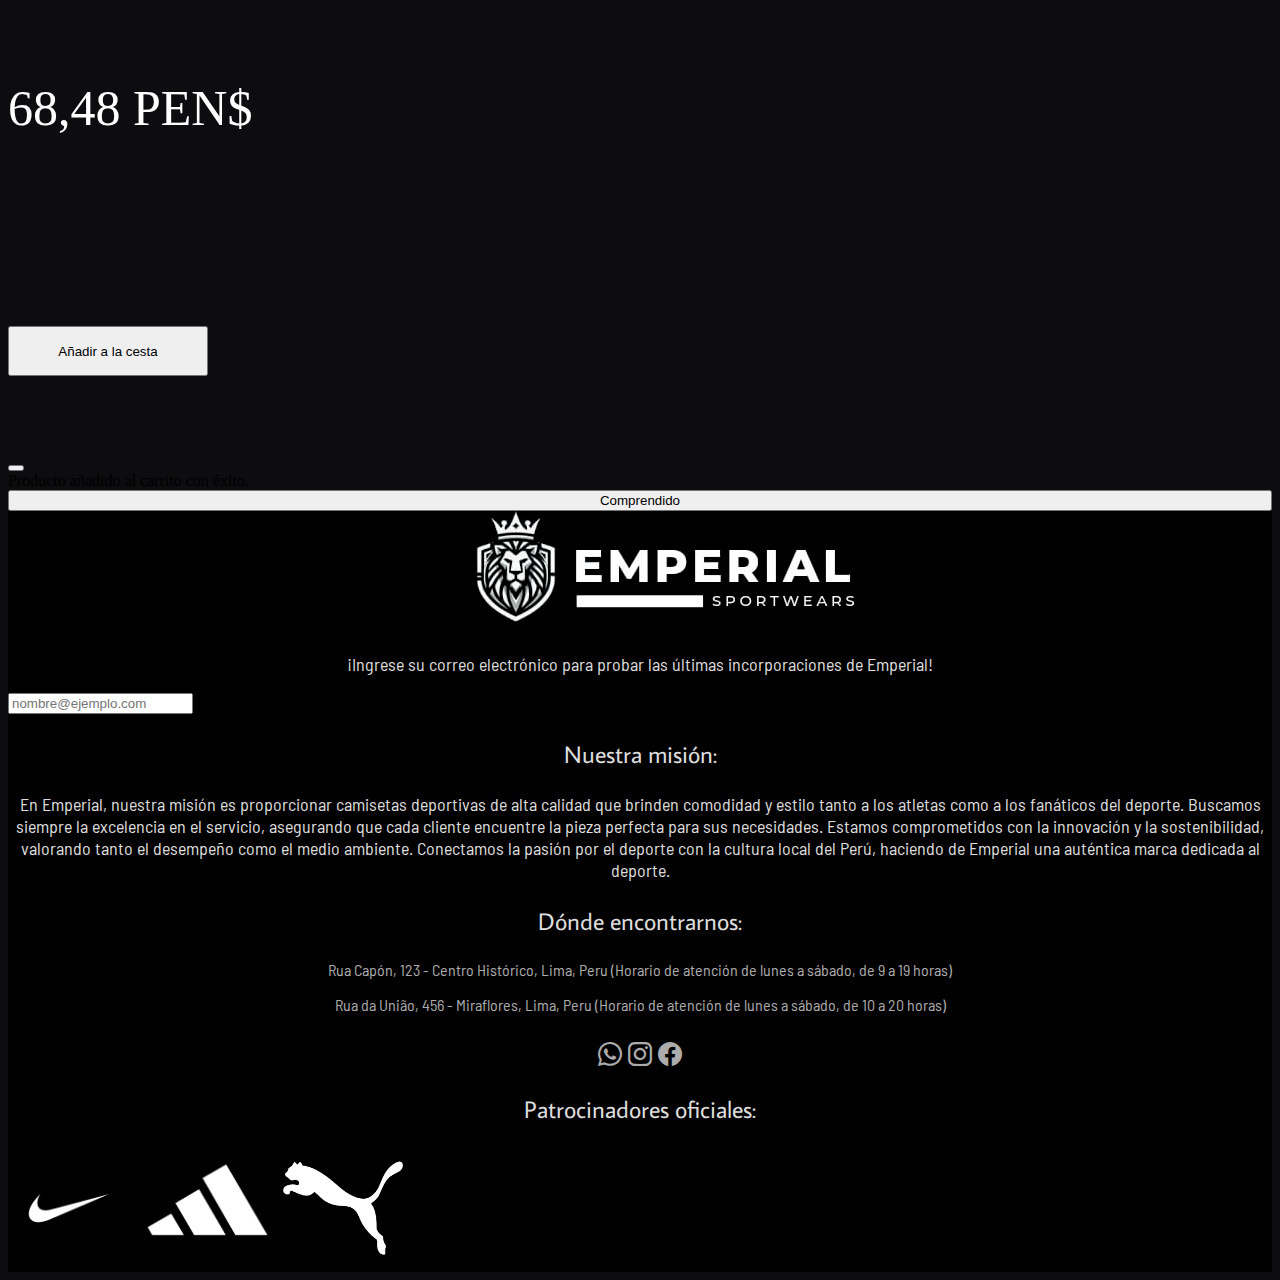
<file: polo-esp.html>
<!doctype html>
<html lang="pt-br">

<head>
  <title>Polo</title>
  <!-- Required meta tags -->
  <meta charset="utf-8" />
  <meta name="viewport" content="width=device-width, initial-scale=1, shrink-to-fit=no" />

  <!-- Bootstrap CSS v5.2.1 -->
  <link href="https://cdn.jsdelivr.net/npm/bootstrap@5.3.2/dist/css/bootstrap.min.css" rel="stylesheet"
    integrity="sha384-T3c6CoIi6uLrA9TneNEoa7RxnatzjcDSCmG1MXxSR1GAsXEV/Dwwykc2MPK8M2HN" crossorigin="anonymous" />

  <link rel="stylesheet" type="text/css" href="styles.css" />

  <link rel="preconnect" href="https://fonts.googleapis.com">


</head>

<body>
  <header>
    <!--Navbar-->

    <nav class="navbar navbar-dark navbar-expand-lg bg-body-tertiary" style="padding: 0%;">
      <div class="navbar-bg container-fluid" style="height: 75px;">

        <!--Imagem-->
        <a class="navbar-brand" href="index.html">
          <img src="./img/Logo-removebg-preview.png" alt="Bootstrap" width="250" height="50"
            style="object-fit: cover; padding-bottom: 1%;">
        </a>

        <!--Navbar collapse-->
        <button class="navbar-toggler" type="button" data-bs-toggle="collapse" data-bs-target="#navbarNavDropdown"
          aria-controls="navbarNavDropdown" aria-expanded="false" aria-label="Toggle navigation">
          <span class="navbar-toggler-icon"></span>
        </button>

        <!--navbar buttons-->
        <div class="collapse navbar-collapse" id="navbarNavDropdown">
          <ul class="navbar-nav nav-fill w-100">
            <li class="nav-item">
              <a class="nav-link" href="index-esp.html">HOME</a>
            </li>

            <li class="nav-item align-middle">
              <a class="nav-link" href="./sobrenos-esp.html">SOBRE NOSOTROS</a>
            </li>

            <li class="nav-item">
              <a class="nav-link" href="premium-esp.html">PREMIUM</a>
            </li>

            <li class="nav-item">
              <a class="nav-link" href="time-esp.html">EQUIPO</a>
            </li>

            <li class="nav-item">
              <a class="nav-link active" aria-current="page" href="#">POLO</a>
            </li>

            <li class="nav-item dropdown d-flex flex-column align-items-center">
              <a class="nav-link dropdown-toggle" href="#" role="button" data-bs-toggle="dropdown"
                aria-expanded="false">
                <img src="./img/Flag_of_Mexico.svg.png" alt="Bootstrap" width="100px" height="60px"
                  style="object-fit: cover; padding: auto;">
              </a>
              <ul class="dropdown-menu" style="left: unset !important; margin-right: 7%;">
                <li><a class="dropdown-item" href="./polo-ing.html"> <img src="./img/Flag_of_the_United_States.png"
                      width="100" height="60" style="object-fit: cover;"> </a></li>
                <li><a class="dropdown-item" href="#"> <img src="./img/Flag_of_Mexico.svg.png" width="100" height="60"
                      style="object-fit: cover;"> </a></li>
                <li><a class="dropdown-item" href="./polo.html"> <img src="./img/2-bandeira-do-brasil.webp" width="100"
                      height="60" style="object-fit: cover;"> </a></li>
              </ul>
            </li>

          </ul>
        </div>

      </div>
    </nav>

  </header>
  <main>

    <div class="container text-center">
      <div class="row compras">
        <div class="col-sm">
          <img src="./img/Polo.jfif" class="img-fluid" style="margin-top: 10px; margin-bottom: 50px;">
        </div>
        <div class="col">
          <div class="col" style="font-size: 50px; color: white; margin-top: 3%;">
            Polo Versión 1
          </div>
          <div class="col" style="font-size: 50px; color: white;  margin-top: 10%;">
            41,08 PEN$
          </div>
          <div class="col">
            <!-- Button trigger modal -->
            <button type="button" class="btn btn-primary" data-bs-toggle="modal" data-bs-target="#staticBackdrop"
              style="margin-top: 15%; width: 200px; height: 50px;">
              Añadir a la cesta
            </button>

            <!-- Modal -->
            <div class="modal fade" id="staticBackdrop" data-bs-backdrop="static" data-bs-keyboard="false" tabindex="-1"
              aria-labelledby="staticBackdropLabel" aria-hidden="true">
              <div class="modal-dialog">
                <div class="modal-content">
                  <div class="modal-header">
                    <h1 class="modal-title fs-5" id="staticBackdropLabel">Felicidades</h1>
                    <button type="button" class="btn-close" data-bs-dismiss="modal" aria-label="Close"></button>
                  </div>
                  <div class="modal-body">
                    Producto añadido al carrito con éxito.
                  </div>
                  <div class="modal-footer">
                    <button type="button" class="btn btn-secondary" data-bs-dismiss="modal">Comprendido</button>
                  </div>
                </div>
              </div>
            </div>
          </div>
        </div>
      </div>
    </div>
    </div>

    <div class="container text-center">
      <div class="row compras">
        <div class="col-sm">
          <img src="./img/Polo2.jfif" class="img-fluid" style="margin-top: 10px; margin-bottom: 50px;">
        </div>
        <div class="col">
          <div class="col" style="font-size: 50px; color: white; margin-top: 3%;">
            Polo Versión 2
          </div>
          <div class="col" style="font-size: 50px; color: white; margin-top: 10%;">
            136,97 PEN$
          </div>
          <div class="col">
            <!-- Button trigger modal -->
            <button type="button" class="btn btn-primary" data-bs-toggle="modal" data-bs-target="#staticBackdrop"
              style="margin-top: 15%; width: 200px; height: 50px;">
              Añadir a la cesta
            </button>

            <!-- Modal -->
            <div class="modal fade" id="staticBackdrop" data-bs-backdrop="static" data-bs-keyboard="false" tabindex="-1"
              aria-labelledby="staticBackdropLabel" aria-hidden="true">
              <div class="modal-dialog">
                <div class="modal-content">
                  <div class="modal-header">
                    <h1 class="modal-title fs-5" id="staticBackdropLabel">Felicidades</h1>
                    <button type="button" class="btn-close" data-bs-dismiss="modal" aria-label="Close"></button>
                  </div>
                  <div class="modal-body">
                    Producto añadido al carrito con éxito.
                  </div>
                  <div class="modal-footer">
                    <button type="button" class="btn btn-secondary" data-bs-dismiss="modal">Comprendido</button>
                  </div>
                </div>
              </div>
            </div>
          </div>
        </div>
      </div>
    </div>
    </div>

    <div class="container text-center">
      <div class="row compras">
        <div class="col-sm">
          <img src="./img/Polo3.jfif" class="img-fluid" style="margin-top: 10px; margin-bottom: 50px;">
        </div>
        <div class="col">
          <div class="col" style="font-size: 50px; color: white; margin-top: 3%;">
            Polo Versión 3
          </div>
          <div class="col" style="font-size: 50px; color: white;  margin-top: 10%;">
            68,48 PEN$
          </div>
          <div class="col">
            <!-- Button trigger modal -->
            <button type="button" class="btn btn-primary" data-bs-toggle="modal" data-bs-target="#staticBackdrop"
              style="margin-top: 15%; width: 200px; height: 50px;">
              Añadir a la cesta
            </button>

            <!-- Modal -->
            <div class="modal fade" id="staticBackdrop" data-bs-backdrop="static" data-bs-keyboard="false" tabindex="-1"
              aria-labelledby="staticBackdropLabel" aria-hidden="true">
              <div class="modal-dialog">
                <div class="modal-content">
                  <div class="modal-header">
                    <h1 class="modal-title fs-5" id="staticBackdropLabel">Felicidades</h1>
                    <button type="button" class="btn-close" data-bs-dismiss="modal" aria-label="Close"></button>
                  </div>
                  <div class="modal-body">
                    Producto añadido al carrito con éxito.
                  </div>
                  <div class="modal-footer">
                    <button type="button" class="btn btn-secondary" data-bs-dismiss="modal">Comprendido</button>
                  </div>
                </div>
              </div>
            </div>
          </div>
        </div>
      </div>
    </div>
    </div>

  </main>
  <footer>
    <div style="width: 100%; background-color: black;" class="container-fluid">
      <div class="justify-content-center" style="margin-left: 37%; margin-right: 37%; margin-bottom: 2%;">
        <img src="./img/Logo-removebg-preview - Copia.png" class="img-fluid mx-auto d-block">
      </div>
      <div class="row px-5">
        <div class="col">
          <p class="fonte3" style="text-align: center;">¡Ingrese su correo electrónico para probar las últimas incorporaciones de Emperial!</p>
        </div>
        <div class="col-sm-8 my-auto">
          <input type="email" class="form-control" id="exampleFormControlInput1" placeholder="nombre@ejemplo.com">
        </div>
      </div>
      <div class="row px-5" style="height: 100%;">
        <div class="col-sm-8">
          <p class="fonte2" style="text-align: center;">Nuestra misión:</p>
          <p class="fonte3" style="text-align: center;">En Emperial, nuestra misión es proporcionar camisetas deportivas de alta calidad que brinden comodidad y estilo tanto a los atletas como a los fanáticos del deporte.
            Buscamos siempre la excelencia en el servicio, asegurando que cada cliente encuentre la pieza perfecta para sus necesidades.
            Estamos comprometidos con la innovación y la sostenibilidad, valorando tanto el desempeño como el medio ambiente.
            Conectamos la pasión por el deporte con la cultura local del Perú, haciendo de Emperial una auténtica marca dedicada al deporte.
          </p>
          <p class="fonte2" style="text-align: center;">Dónde encontrarnos:</p>
          <p class="fonte4" style="text-align: center;">Rua Capón, 123 - Centro Histórico, Lima, Peru
            (Horario de atención de lunes a sábado, de 9 a 19 horas)
          </p>
          <p class="fonte4" style="text-align: center;">Rua da União, 456 - Miraflores, Lima, Peru
            (Horario de atención de lunes a sábado, de 10 a 20 horas)
          </p>
          <p class="fonte2" style="text-align: center;"><i class="bi bi-whatsapp"></i> <i class="bi bi-instagram"></i> <i class="bi bi-facebook"></i></p>
        </div>
        <div class="col">
          <p class="fonte2" style="text-align: center;">Patrocinadores oficiales:</p>
          <div>
            <img src="./img/Patrocinadores/Nike.png" class="img-fluid d-block mx-auto" style="height: 120px;">
            <img src="./img/Patrocinadores/Adidas.jpg" class="img-fluid d-block mx-auto" style="height: 120px;">
            <img src="./img/Patrocinadores/Puma.png" class="img-fluid d-block mx-auto" style="max-height: 120px;">
          </div>
        </div>
      </div>
    </div>
  </footer>
  <!-- Bootstrap JavaScript Libraries -->
  <script src="https://cdn.jsdelivr.net/npm/@popperjs/core@2.11.8/dist/umd/popper.min.js"
    integrity="sha384-I7E8VVD/ismYTF4hNIPjVp/Zjvgyol6VFvRkX/vR+Vc4jQkC+hVqc2pM8ODewa9r"
    crossorigin="anonymous"></script>

  <script src="https://cdn.jsdelivr.net/npm/bootstrap@5.3.2/dist/js/bootstrap.min.js"
    integrity="sha384-BBtl+eGJRgqQAUMxJ7pMwbEyER4l1g+O15P+16Ep7Q9Q+zqX6gSbd85u4mG4QzX+"
    crossorigin="anonymous"></script>
</body>

</html>
</file>
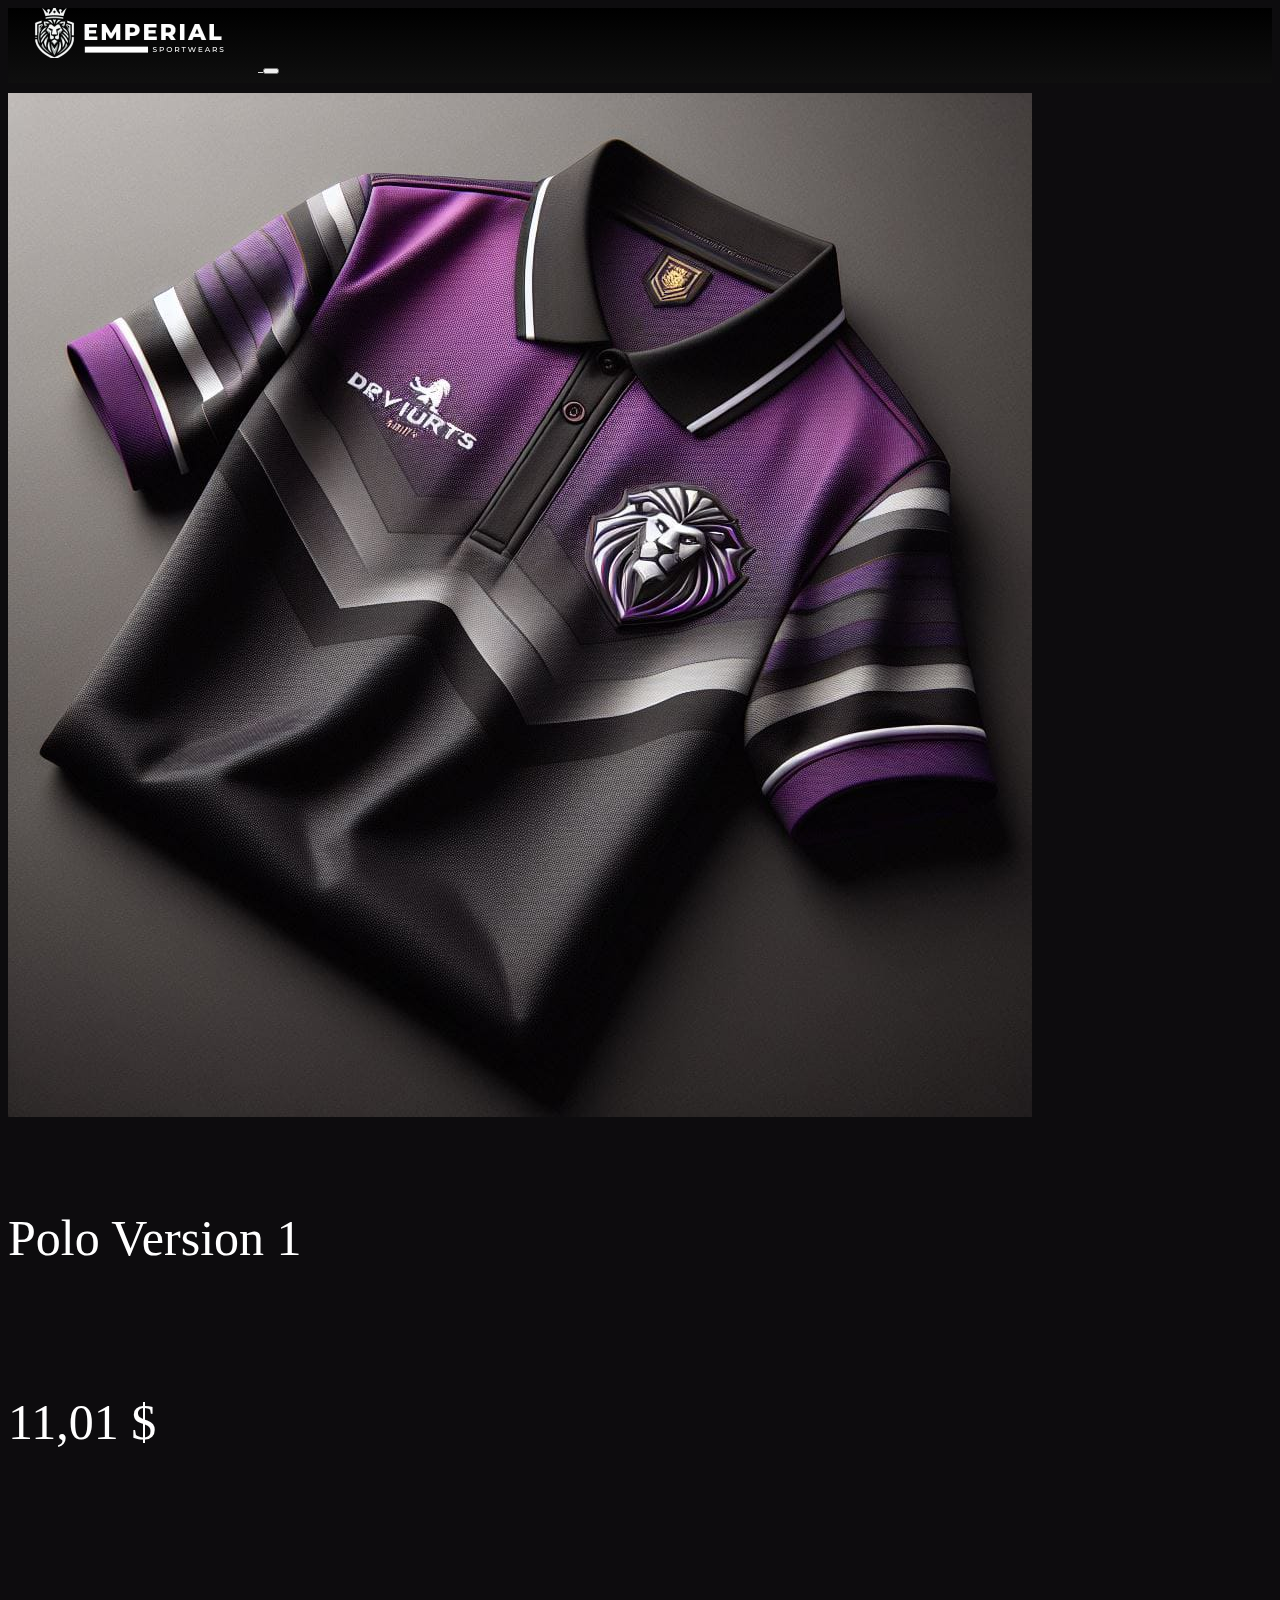
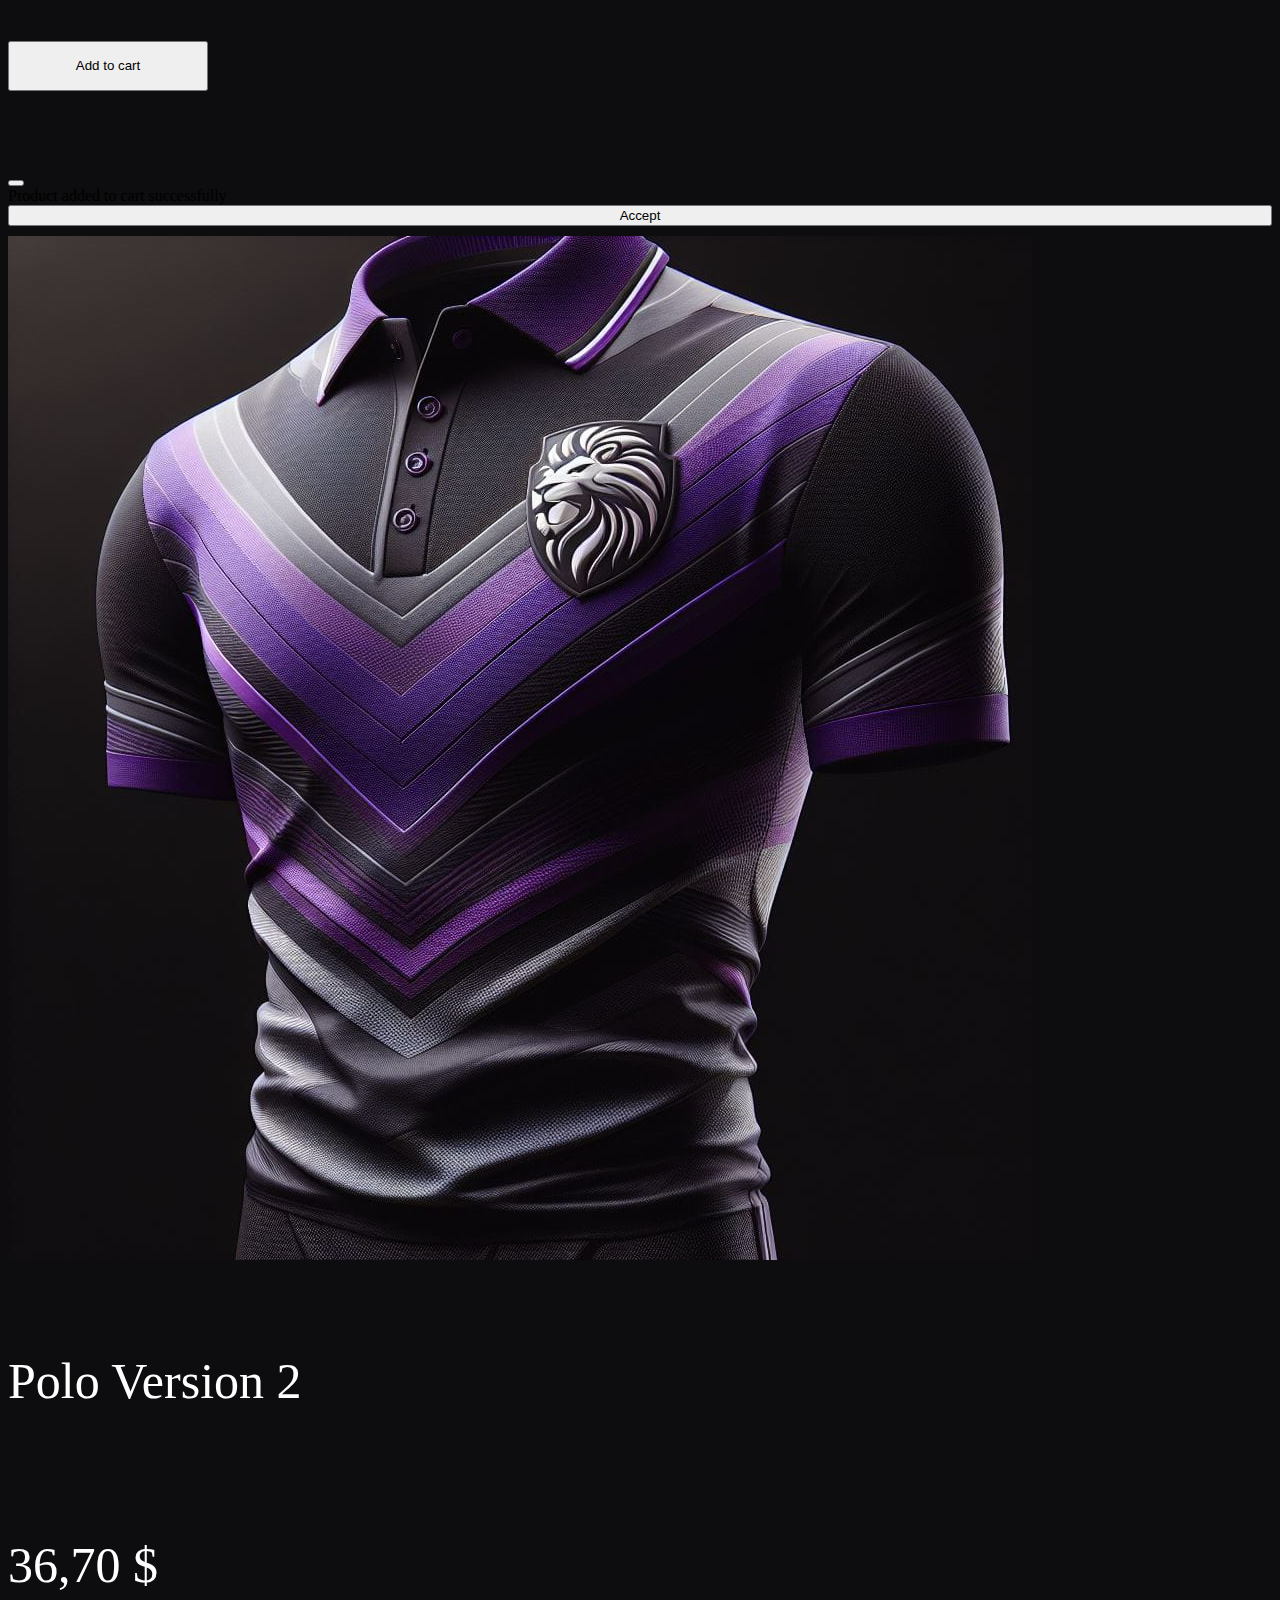
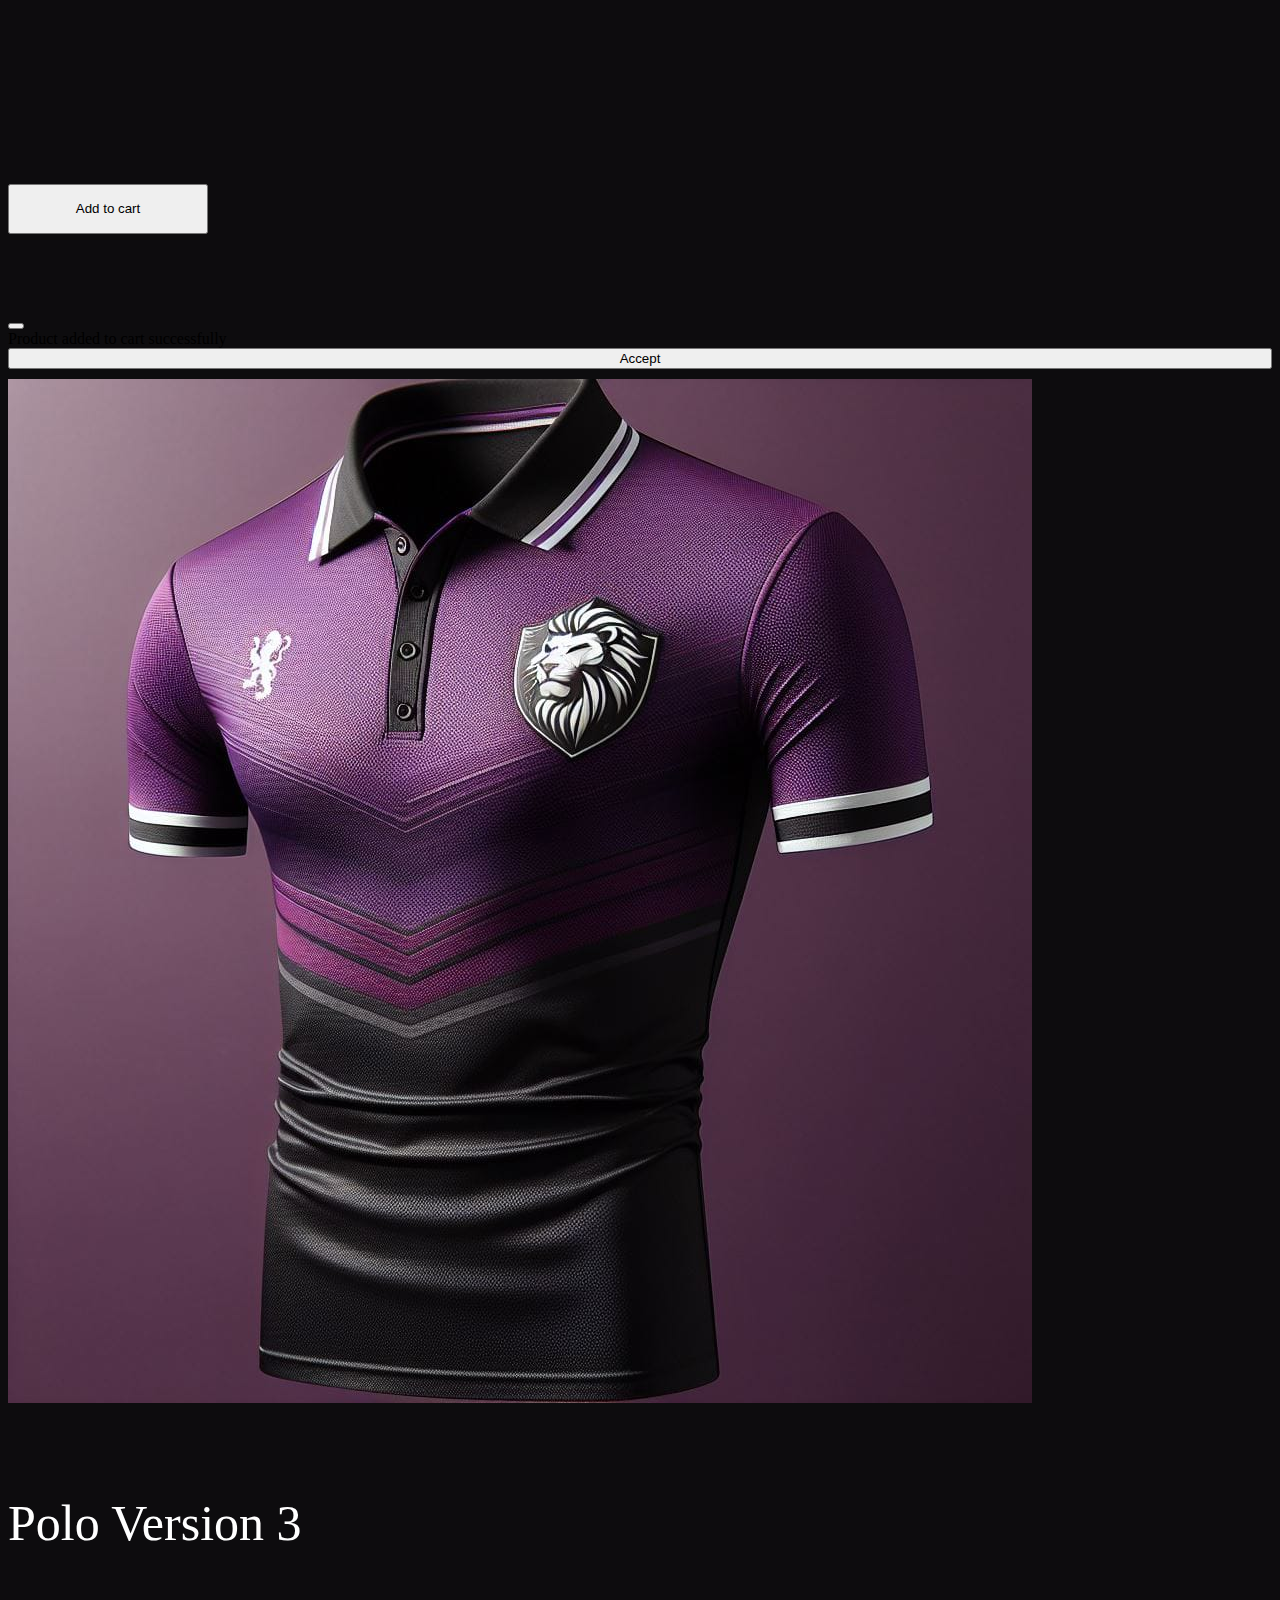
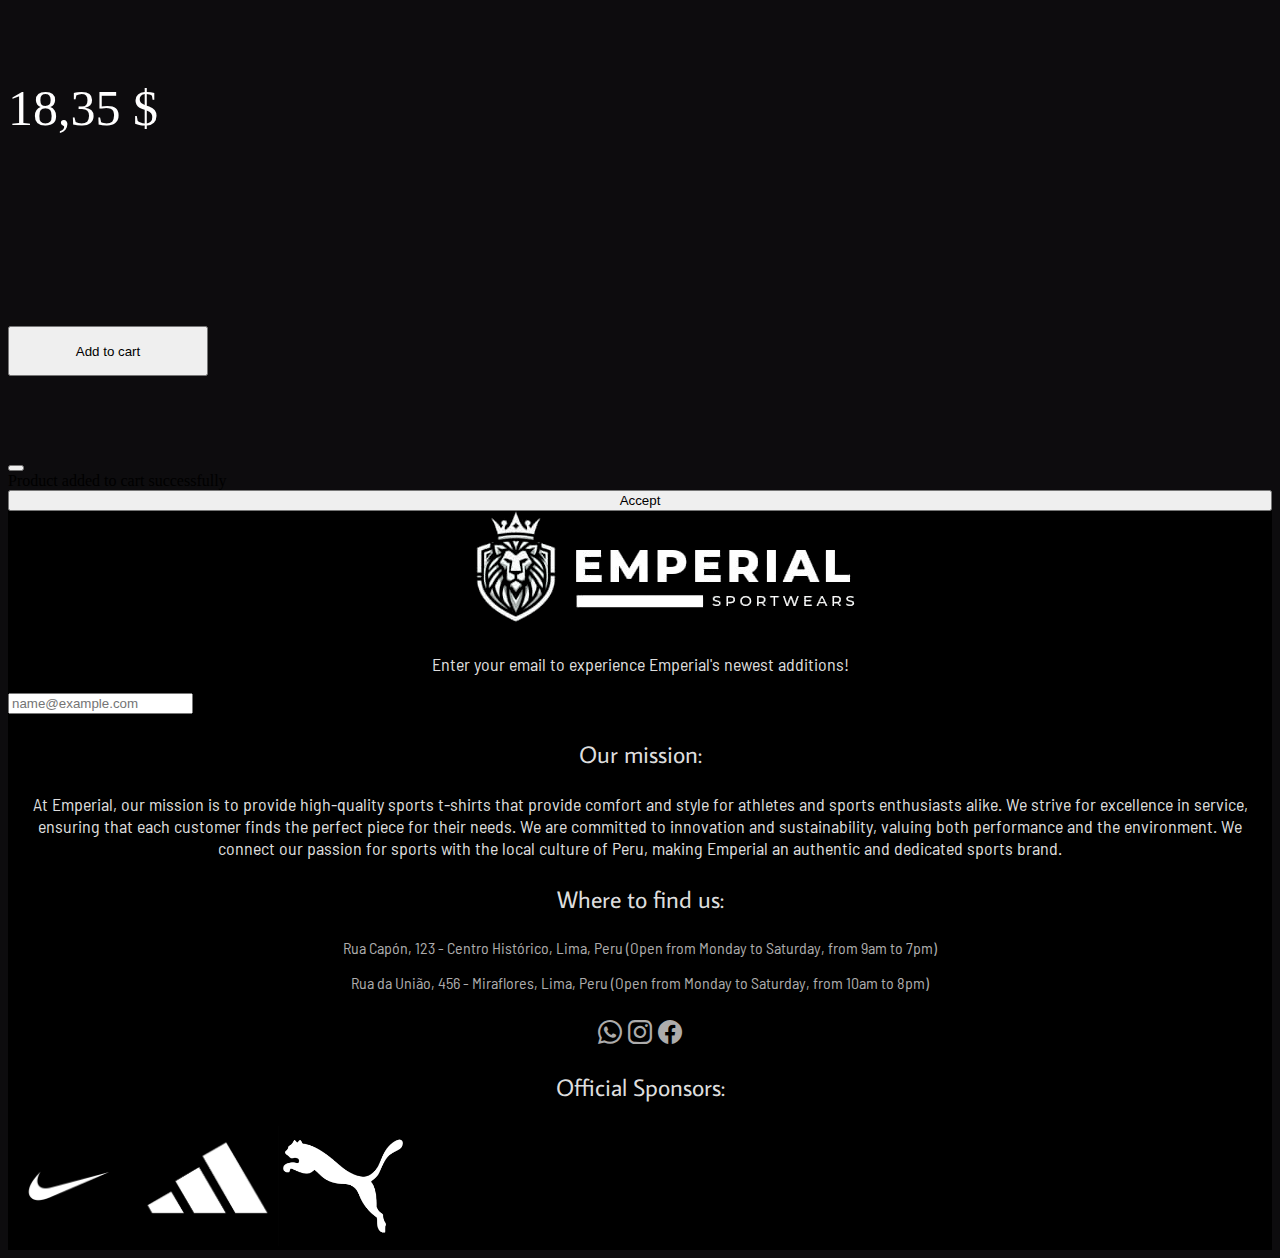
<file: polo-ing.html>
<!doctype html>
<html lang="pt-br">

<head>
  <title>Polo</title>
  <!-- Required meta tags -->
  <meta charset="utf-8" />
  <meta name="viewport" content="width=device-width, initial-scale=1, shrink-to-fit=no" />

  <!-- Bootstrap CSS v5.2.1 -->
  <link href="https://cdn.jsdelivr.net/npm/bootstrap@5.3.2/dist/css/bootstrap.min.css" rel="stylesheet"
    integrity="sha384-T3c6CoIi6uLrA9TneNEoa7RxnatzjcDSCmG1MXxSR1GAsXEV/Dwwykc2MPK8M2HN" crossorigin="anonymous" />

  <link rel="stylesheet" type="text/css" href="styles.css" />

  <link rel="preconnect" href="https://fonts.googleapis.com">


</head>

<body>
  <header>
    <!--Navbar-->

    <nav class="navbar navbar-dark navbar-expand-lg bg-body-tertiary" style="padding: 0%;">
      <div class="navbar-bg container-fluid" style="height: 75px;">

        <!--Imagem-->
        <a class="navbar-brand" href="index.html">
          <img src="./img/Logo-removebg-preview.png" alt="Bootstrap" width="250" height="50"
            style="object-fit: cover; padding-bottom: 1%;">
        </a>

        <!--Navbar collapse-->
        <button class="navbar-toggler" type="button" data-bs-toggle="collapse" data-bs-target="#navbarNavDropdown"
          aria-controls="navbarNavDropdown" aria-expanded="false" aria-label="Toggle navigation">
          <span class="navbar-toggler-icon"></span>
        </button>

        <!--navbar buttons-->
        <div class="collapse navbar-collapse" id="navbarNavDropdown">
          <ul class="navbar-nav nav-fill w-100">
            <li class="nav-item">
              <a class="nav-link" href="index-ing.html">HOME</a>
            </li>

            <li class="nav-item align-middle">
              <a class="nav-link" href="./sobrenos-ing.html">ABOUT US</a>
            </li>

            <li class="nav-item">
              <a class="nav-link" href="premium-ing.html">PREMIUM</a>
            </li>

            <li class="nav-item">
              <a class="nav-link" href="time-ing.html">TIME</a>
            </li>

            <li class="nav-item">
              <a class="nav-link active" aria-current="page" href="#">POLO</a>
            </li>

            <li class="nav-item dropdown d-flex flex-column align-items-center">
              <a class="nav-link dropdown-toggle" href="#" role="button" data-bs-toggle="dropdown"
                aria-expanded="false">
                <img src="./img/Flag_of_the_United_States.png" alt="Bootstrap" width="100px" height="60px"
                  style="object-fit: cover; padding: auto;">
              </a>
              <ul class="dropdown-menu" style="left: unset !important; margin-right: 7%;">
                <li><a class="dropdown-item" href="#"> <img src="./img/Flag_of_the_United_States.png" width="100"
                      height="60" style="object-fit: cover;"> </a></li>
                <li><a class="dropdown-item" href="./polo-esp.html"> <img src="./img/Flag_of_Mexico.svg.png" width="100"
                      height="60" style="object-fit: cover;"> </a></li>
                <li><a class="dropdown-item" href="./polo.html"> <img src="./img/2-bandeira-do-brasil.webp" width="100"
                      height="60" style="object-fit: cover;"> </a></li>
              </ul>
            </li>

          </ul>
        </div>

      </div>
    </nav>

  </header>
  <main>

    <div class="container text-center">
      <div class="row compras">
        <div class="col-sm">
          <img src="./img/Polo.jfif" class="img-fluid" style="margin-top: 10px; margin-bottom: 50px;">
        </div>
        <div class="col">
          <div class="col" style="font-size: 50px; color: white; margin-top: 3%;">
            Polo Version 1
          </div>
          <div class="col" style="font-size: 50px; color: white;  margin-top: 10%;">
            11,01 $
          </div>
          <div class="col">
            <!-- Button trigger modal -->
            <button type="button" class="btn btn-primary" data-bs-toggle="modal" data-bs-target="#staticBackdrop"
              style="margin-top: 15%; width: 200px; height: 50px;">
              Add to cart
            </button>

            <!-- Modal -->
            <div class="modal fade" id="staticBackdrop" data-bs-backdrop="static" data-bs-keyboard="false" tabindex="-1"
              aria-labelledby="staticBackdropLabel" aria-hidden="true">
              <div class="modal-dialog">
                <div class="modal-content">
                  <div class="modal-header">
                    <h1 class="modal-title fs-5" id="staticBackdropLabel">Congratulations</h1>
                    <button type="button" class="btn-close" data-bs-dismiss="modal" aria-label="Close"></button>
                  </div>
                  <div class="modal-body">
                    Product added to cart successfully
                  </div>
                  <div class="modal-footer">
                    <button type="button" class="btn btn-secondary" data-bs-dismiss="modal">Accept</button>
                  </div>
                </div>
              </div>
            </div>
          </div>
        </div>
      </div>
    </div>
    </div>

    <div class="container text-center">
      <div class="row compras">
        <div class="col-sm">
          <img src="./img/Polo2.jfif" class="img-fluid" style="margin-top: 10px; margin-bottom: 50px;">
        </div>
        <div class="col">
          <div class="col" style="font-size: 50px; color: white; margin-top: 3%;">
            Polo Version 2
          </div>
          <div class="col" style="font-size: 50px; color: white; margin-top: 10%;">
            36,70 $
          </div>
          <div class="col">
            <!-- Button trigger modal -->
            <button type="button" class="btn btn-primary" data-bs-toggle="modal" data-bs-target="#staticBackdrop"
              style="margin-top: 15%; width: 200px; height: 50px;">
              Add to cart
            </button>

            <!-- Modal -->
            <div class="modal fade" id="staticBackdrop" data-bs-backdrop="static" data-bs-keyboard="false" tabindex="-1"
              aria-labelledby="staticBackdropLabel" aria-hidden="true">
              <div class="modal-dialog">
                <div class="modal-content">
                  <div class="modal-header">
                    <h1 class="modal-title fs-5" id="staticBackdropLabel">Congratulations</h1>
                    <button type="button" class="btn-close" data-bs-dismiss="modal" aria-label="Close"></button>
                  </div>
                  <div class="modal-body">
                    Product added to cart successfully
                  </div>
                  <div class="modal-footer">
                    <button type="button" class="btn btn-secondary" data-bs-dismiss="modal">Accept</button>
                  </div>
                </div>
              </div>
            </div>
          </div>
        </div>
      </div>
    </div>
    </div>

    <div class="container text-center">
      <div class="row compras">
        <div class="col-sm">
          <img src="./img/Polo3.jfif" class="img-fluid" style="margin-top: 10px; margin-bottom: 50px;">
        </div>
        <div class="col">
          <div class="col" style="font-size: 50px; color: white; margin-top: 3%;">
            Polo Version 3
          </div>
          <div class="col" style="font-size: 50px; color: white;  margin-top: 10%;">
            18,35 $
          </div>
          <div class="col">
            <!-- Button trigger modal -->
            <button type="button" class="btn btn-primary" data-bs-toggle="modal" data-bs-target="#staticBackdrop"
              style="margin-top: 15%; width: 200px; height: 50px;">
              Add to cart
            </button>

            <!-- Modal -->
            <div class="modal fade" id="staticBackdrop" data-bs-backdrop="static" data-bs-keyboard="false" tabindex="-1"
              aria-labelledby="staticBackdropLabel" aria-hidden="true">
              <div class="modal-dialog">
                <div class="modal-content">
                  <div class="modal-header">
                    <h1 class="modal-title fs-5" id="staticBackdropLabel">Congratulations</h1>
                    <button type="button" class="btn-close" data-bs-dismiss="modal" aria-label="Close"></button>
                  </div>
                  <div class="modal-body">
                    Product added to cart successfully
                  </div>
                  <div class="modal-footer">
                    <button type="button" class="btn btn-secondary" data-bs-dismiss="modal">Accept</button>
                  </div>
                </div>
              </div>
            </div>
          </div>
        </div>
      </div>
    </div>
    </div>

  </main>
  <footer>
    <div style="width: 100%; background-color: black;" class="container-fluid">
      <div class="justify-content-center" style="margin-left: 37%; margin-right: 37%; margin-bottom: 2%;">
        <img src="./img/Logo-removebg-preview - Copia.png" class="img-fluid mx-auto d-block">
      </div>
      <div class="row px-5">
        <div class="col">
          <p class="fonte3" style="text-align: center;">Enter your email to experience Emperial's newest additions!</p>
        </div>
        <div class="col-sm-8 my-auto">
          <input type="email" class="form-control" id="exampleFormControlInput1" placeholder="name@example.com">
        </div>
      </div>
      <div class="row px-5" style="height: 100%;">
        <div class="col-sm-8">
          <p class="fonte2" style="text-align: center;">Our mission:</p>
          <p class="fonte3" style="text-align: center;">At Emperial, our mission is to provide high-quality sports t-shirts that provide comfort and style for athletes and sports enthusiasts alike.
            We strive for excellence in service, ensuring that each customer finds the perfect piece for their needs.
            We are committed to innovation and sustainability, valuing both performance and the environment.
            We connect our passion for sports with the local culture of Peru, making Emperial an authentic and dedicated sports brand.
          </p>
          <p class="fonte2" style="text-align: center;">Where to find us:</p>
          <p class="fonte4" style="text-align: center;">Rua Capón, 123 - Centro Histórico, Lima, Peru
            (Open from Monday to Saturday, from 9am to 7pm)
          </p>
          <p class="fonte4" style="text-align: center;">Rua da União, 456 - Miraflores, Lima, Peru
            (Open from Monday to Saturday, from 10am to 8pm)
          </p>
          <p class="fonte2" style="text-align: center;"><i class="bi bi-whatsapp"></i> <i class="bi bi-instagram"></i> <i class="bi bi-facebook"></i></p>
        </div>
        <div class="col">
          <p class="fonte2" style="text-align: center;">Official Sponsors:</p>
          <div>
            <img src="./img/Patrocinadores/Nike.png" class="img-fluid d-block mx-auto" style="height: 120px;">
            <img src="./img/Patrocinadores/Adidas.jpg" class="img-fluid d-block mx-auto" style="height: 120px;">
            <img src="./img/Patrocinadores/Puma.png" class="img-fluid d-block mx-auto" style="max-height: 120px;">
          </div>
        </div>
      </div>
    </div>
  </footer>
  <!-- Bootstrap JavaScript Libraries -->
  <script src="https://cdn.jsdelivr.net/npm/@popperjs/core@2.11.8/dist/umd/popper.min.js"
    integrity="sha384-I7E8VVD/ismYTF4hNIPjVp/Zjvgyol6VFvRkX/vR+Vc4jQkC+hVqc2pM8ODewa9r"
    crossorigin="anonymous"></script>

  <script src="https://cdn.jsdelivr.net/npm/bootstrap@5.3.2/dist/js/bootstrap.min.js"
    integrity="sha384-BBtl+eGJRgqQAUMxJ7pMwbEyER4l1g+O15P+16Ep7Q9Q+zqX6gSbd85u4mG4QzX+"
    crossorigin="anonymous"></script>
</body>

</html>
</file>
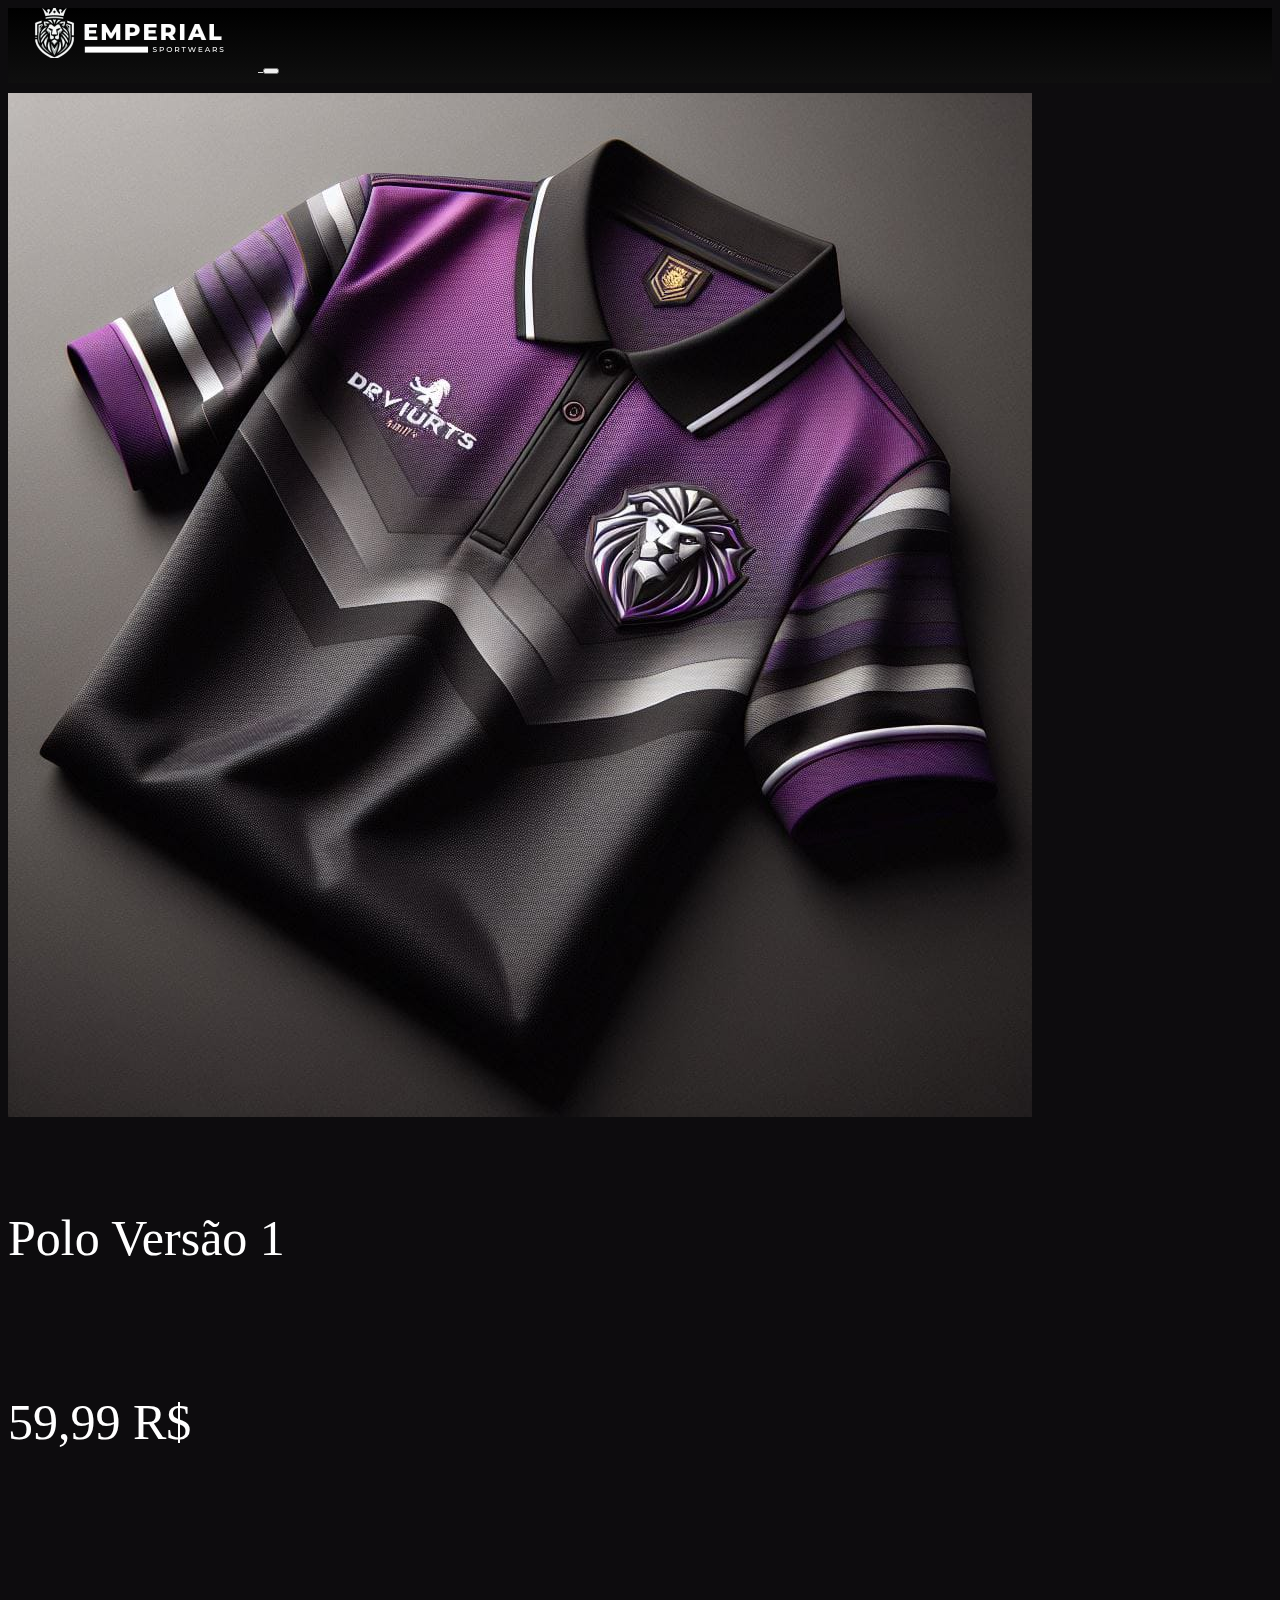
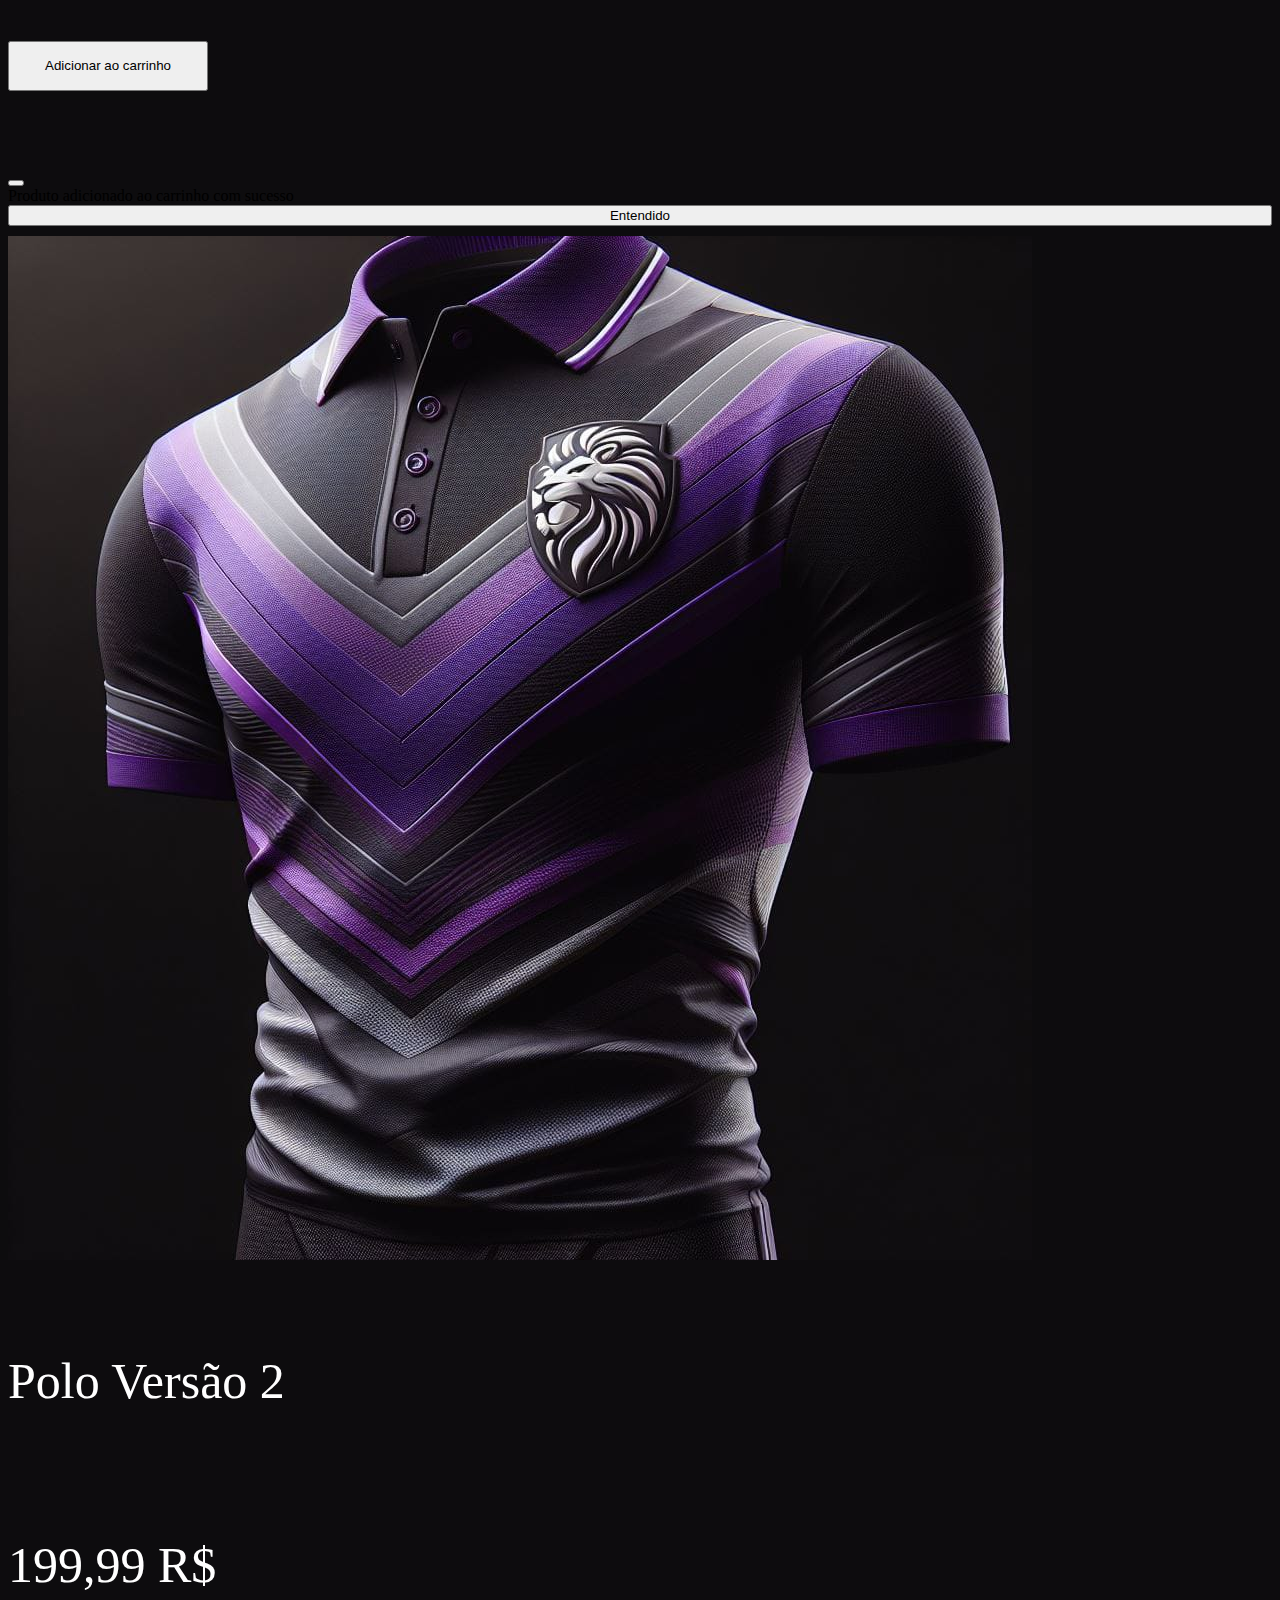
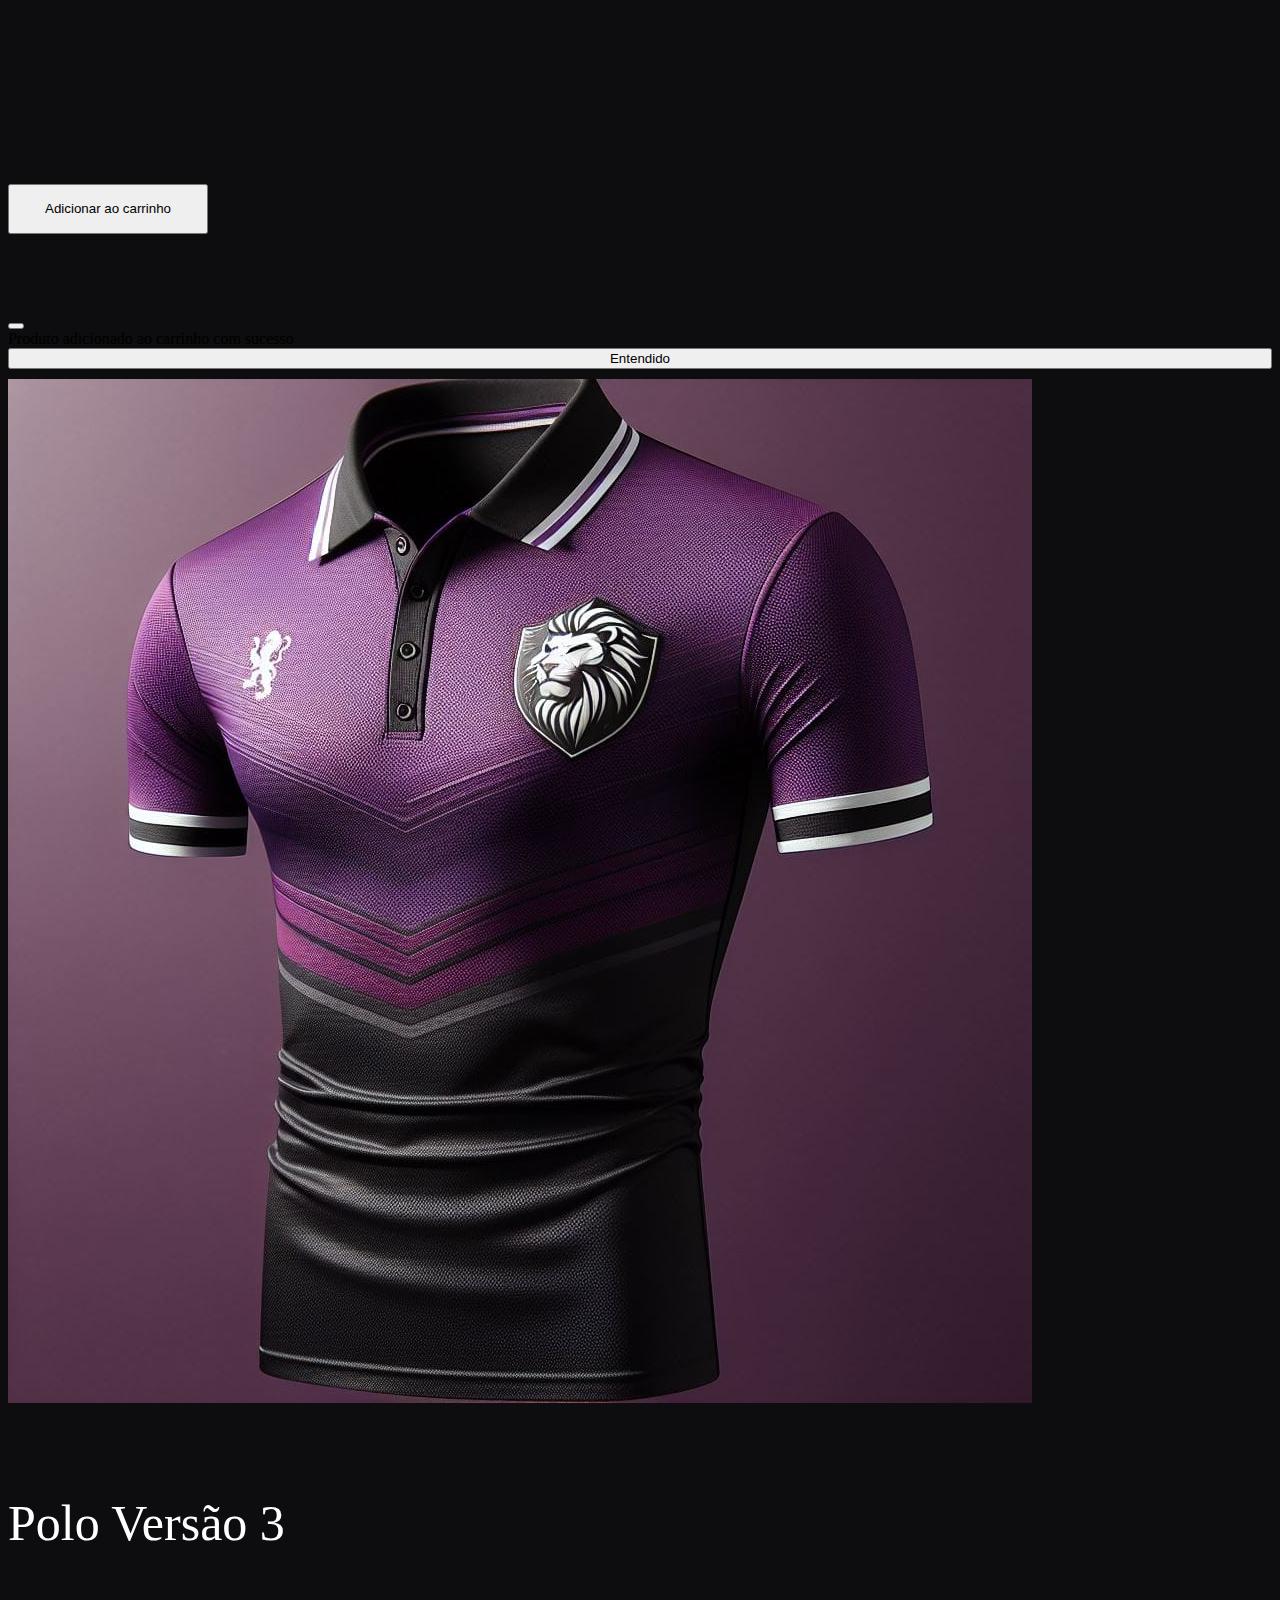
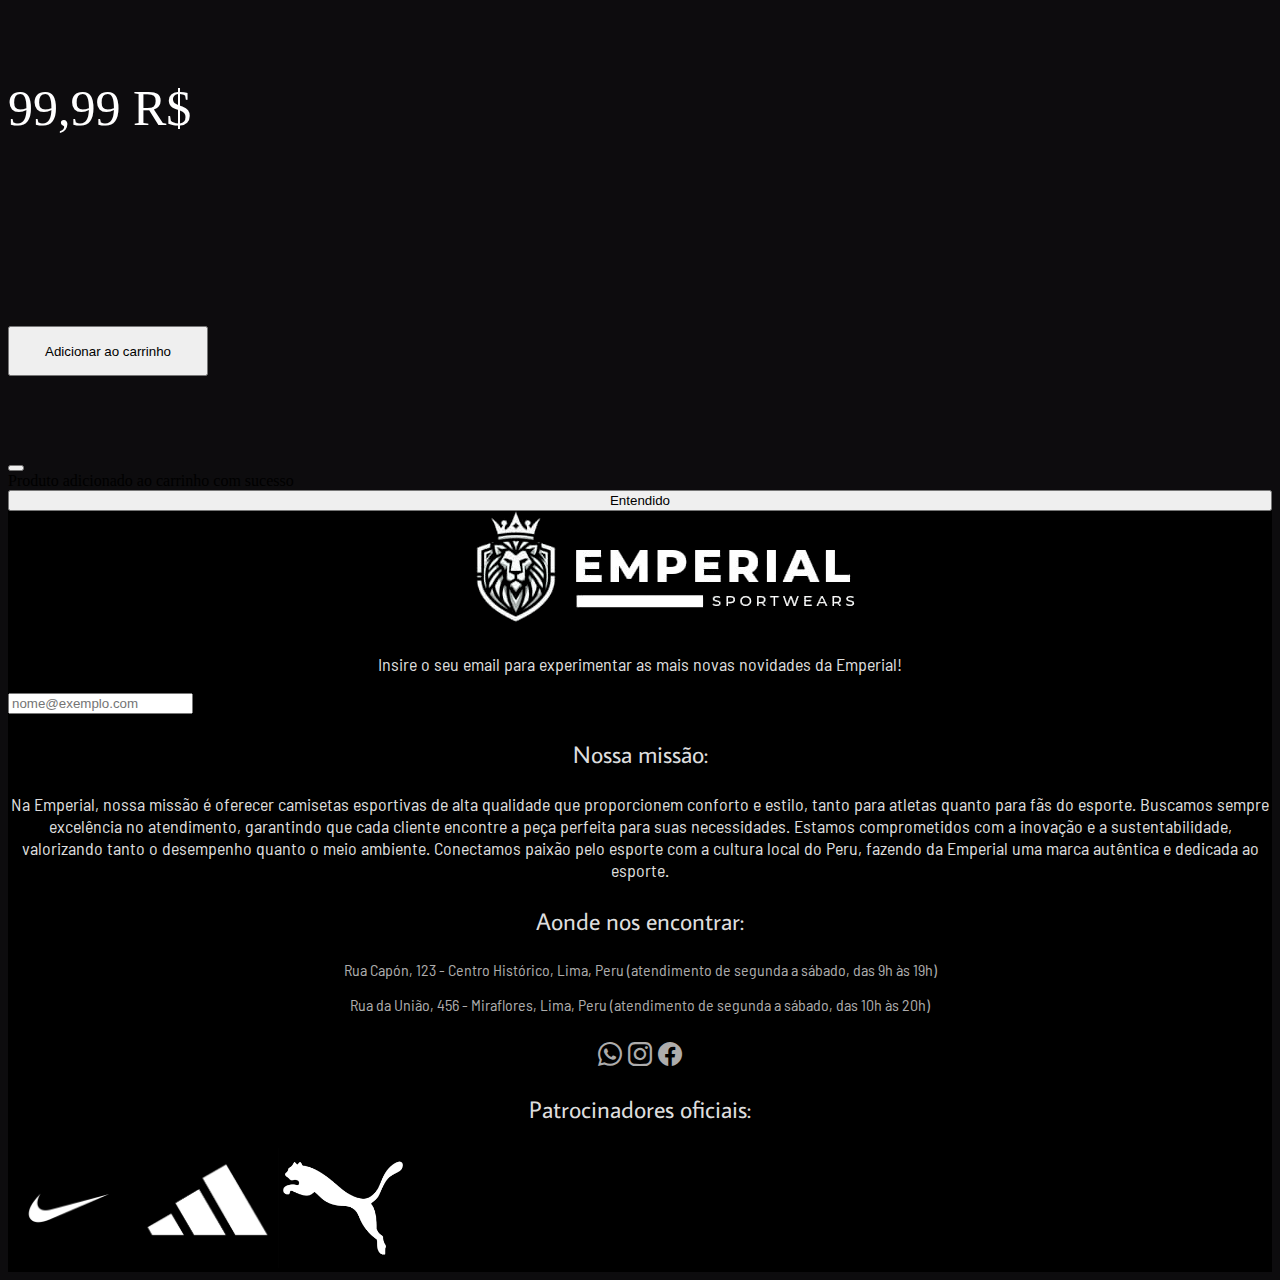
<file: polo.html>
<!doctype html>
<html lang="pt-br">

<head>
  <title>Polo</title>
  <!-- Required meta tags -->
  <meta charset="utf-8" />
  <meta name="viewport" content="width=device-width, initial-scale=1, shrink-to-fit=no" />

  <!-- Bootstrap CSS v5.2.1 -->
  <link href="https://cdn.jsdelivr.net/npm/bootstrap@5.3.2/dist/css/bootstrap.min.css" rel="stylesheet"
    integrity="sha384-T3c6CoIi6uLrA9TneNEoa7RxnatzjcDSCmG1MXxSR1GAsXEV/Dwwykc2MPK8M2HN" crossorigin="anonymous" />

  <link rel="stylesheet" type="text/css" href="styles.css" />

  <link rel="preconnect" href="https://fonts.googleapis.com">


</head>

<body>
  <header>
    <!--Navbar-->

    <nav class="navbar navbar-dark navbar-expand-lg bg-body-tertiary" style="padding: 0%;">
      <div class="navbar-bg container-fluid" style="height: 75px;">

        <!--Imagem-->
        <a class="navbar-brand" href="index.html">
          <img src="./img/Logo-removebg-preview.png" alt="Bootstrap" width="250" height="50"
            style="object-fit: cover; padding-bottom: 1%;">
        </a>

        <!--Navbar collapse-->
        <button class="navbar-toggler" type="button" data-bs-toggle="collapse" data-bs-target="#navbarNavDropdown"
          aria-controls="navbarNavDropdown" aria-expanded="false" aria-label="Toggle navigation">
          <span class="navbar-toggler-icon"></span>
        </button>

        <!--navbar buttons-->
        <div class="collapse navbar-collapse" id="navbarNavDropdown">
          <ul class="navbar-nav nav-fill w-100">
            <li class="nav-item">
              <a class="nav-link" href="index.html">HOME</a>
            </li>

            <li class="nav-item align-middle">
              <a class="nav-link" href="./sobrenos.html">SOBRE NÓS</a>
            </li>

            <li class="nav-item">
              <a class="nav-link" href="premium.html">PREMIUM</a>
            </li>

            <li class="nav-item">
              <a class="nav-link" href="time.html">TIME</a>
            </li>

            <li class="nav-item">
              <a class="nav-link active" aria-current="page" href="#">POLO</a>
            </li>

            <li class="nav-item dropdown d-flex flex-column align-items-center">
              <a class="nav-link dropdown-toggle" href="#" role="button" data-bs-toggle="dropdown"
                aria-expanded="false">
                <img src="./img/2-bandeira-do-brasil.webp" alt="Bootstrap" width="100px" height="60px"
                  style="object-fit: cover; padding: auto;">
              </a>
              <ul class="dropdown-menu" style="left: unset !important; margin-right: 7%;">
                <li><a class="dropdown-item" href="./polo-ing.html"> <img src="./img/Flag_of_the_United_States.png"
                      width="100" height="60" style="object-fit: cover;"> </a></li>
                <li><a class="dropdown-item" href="./polo-esp.html"> <img src="./img/Flag_of_Mexico.svg.png" width="100"
                      height="60" style="object-fit: cover;"> </a></li>
                <li><a class="dropdown-item" href="#"> <img src="./img/2-bandeira-do-brasil.webp" width="100"
                      height="60" style="object-fit: cover;"> </a></li>
              </ul>
            </li>

          </ul>
        </div>

      </div>
    </nav>

  </header>
  <main>

    <div class="container text-center">
      <div class="row compras">
        <div class="col-sm">
          <img src="./img/Polo.jfif" class="img-fluid" style="margin-top: 10px; margin-bottom: 50px;">
        </div>
        <div class="col">
          <div class="col" style="font-size: 50px; color: white; margin-top: 3%;">
            Polo Versão 1
          </div>
          <div class="col" style="font-size: 50px; color: white;  margin-top: 10%;">
            59,99 R$
          </div>
          <div class="col">
            <!-- Button trigger modal -->
            <button type="button" class="btn btn-primary" data-bs-toggle="modal" data-bs-target="#staticBackdrop"
              style="margin-top: 15%; width: 200px; height: 50px;">
              Adicionar ao carrinho
            </button>

            <!-- Modal -->
            <div class="modal fade" id="staticBackdrop" data-bs-backdrop="static" data-bs-keyboard="false" tabindex="-1"
              aria-labelledby="staticBackdropLabel" aria-hidden="true">
              <div class="modal-dialog">
                <div class="modal-content">
                  <div class="modal-header">
                    <h1 class="modal-title fs-5" id="staticBackdropLabel">Parabéns</h1>
                    <button type="button" class="btn-close" data-bs-dismiss="modal" aria-label="Close"></button>
                  </div>
                  <div class="modal-body">
                    Produto adicionado ao carrinho com sucesso
                  </div>
                  <div class="modal-footer">
                    <button type="button" class="btn btn-secondary" data-bs-dismiss="modal">Entendido</button>
                  </div>
                </div>
              </div>
            </div>
          </div>
        </div>
      </div>
    </div>
    </div>

    <div class="container text-center">
      <div class="row compras">
        <div class="col-sm">
          <img src="./img/Polo2.jfif" class="img-fluid" style="margin-top: 10px; margin-bottom: 50px;">
        </div>
        <div class="col">
          <div class="col" style="font-size: 50px; color: white; margin-top: 3%;">
            Polo Versão 2
          </div>
          <div class="col" style="font-size: 50px; color: white; margin-top: 10%;">
            199,99 R$
          </div>
          <div class="col">
            <!-- Button trigger modal -->
            <button type="button" class="btn btn-primary" data-bs-toggle="modal" data-bs-target="#staticBackdrop"
              style="margin-top: 15%; width: 200px; height: 50px;">
              Adicionar ao carrinho
            </button>

            <!-- Modal -->
            <div class="modal fade" id="staticBackdrop" data-bs-backdrop="static" data-bs-keyboard="false" tabindex="-1"
              aria-labelledby="staticBackdropLabel" aria-hidden="true">
              <div class="modal-dialog">
                <div class="modal-content">
                  <div class="modal-header">
                    <h1 class="modal-title fs-5" id="staticBackdropLabel">Parabéns</h1>
                    <button type="button" class="btn-close" data-bs-dismiss="modal" aria-label="Close"></button>
                  </div>
                  <div class="modal-body">
                    Produto adicionado ao carrinho com sucesso
                  </div>
                  <div class="modal-footer">
                    <button type="button" class="btn btn-secondary" data-bs-dismiss="modal">Entendido</button>
                  </div>
                </div>
              </div>
            </div>
          </div>
        </div>
      </div>
    </div>
    </div>

    <div class="container text-center">
      <div class="row compras">
        <div class="col-sm">
          <img src="./img/Polo3.jfif" class="img-fluid" style="margin-top: 10px; margin-bottom: 50px;">
        </div>
        <div class="col">
          <div class="col" style="font-size: 50px; color: white; margin-top: 3%;">
            Polo Versão 3
          </div>
          <div class="col" style="font-size: 50px; color: white;  margin-top: 10%;">
            99,99 R$
          </div>
          <div class="col">
            <!-- Button trigger modal -->
            <button type="button" class="btn btn-primary" data-bs-toggle="modal" data-bs-target="#staticBackdrop"
              style="margin-top: 15%; width: 200px; height: 50px;">
              Adicionar ao carrinho
            </button>

            <!-- Modal -->
            <div class="modal fade" id="staticBackdrop" data-bs-backdrop="static" data-bs-keyboard="false" tabindex="-1"
              aria-labelledby="staticBackdropLabel" aria-hidden="true">
              <div class="modal-dialog">
                <div class="modal-content">
                  <div class="modal-header">
                    <h1 class="modal-title fs-5" id="staticBackdropLabel">Parabéns</h1>
                    <button type="button" class="btn-close" data-bs-dismiss="modal" aria-label="Close"></button>
                  </div>
                  <div class="modal-body">
                    Produto adicionado ao carrinho com sucesso
                  </div>
                  <div class="modal-footer">
                    <button type="button" class="btn btn-secondary" data-bs-dismiss="modal">Entendido</button>
                  </div>
                </div>
              </div>
            </div>
          </div>
        </div>
      </div>
    </div>
    </div>

  </main>
  <footer>
    <div style="width: 100%; background-color: black;" class="container-fluid">
      <div class="justify-content-center" style="margin-left: 37%; margin-right: 37%; margin-bottom: 2%;">
        <img src="./img/Logo-removebg-preview - Copia.png" class="img-fluid mx-auto d-block">
      </div>
      <div class="row px-5">
        <div class="col">
          <p class="fonte3" style="text-align: center;">Insire o seu email para experimentar as mais novas novidades da Emperial!</p>
        </div>
        <div class="col-sm-8 my-auto">
          <input type="email" class="form-control" id="exampleFormControlInput1" placeholder="nome@exemplo.com">
        </div>
      </div>
      <div class="row px-5" style="height: 100%;">
        <div class="col-sm-8">
          <p class="fonte2" style="text-align: center;">Nossa missão:</p>
          <p class="fonte3" style="text-align: center;">Na Emperial, nossa missão é oferecer camisetas esportivas de alta qualidade que proporcionem conforto e estilo, tanto para atletas quanto para fãs do esporte.
            Buscamos sempre excelência no atendimento, garantindo que cada cliente encontre a peça perfeita para suas necessidades.
            Estamos comprometidos com a inovação e a sustentabilidade, valorizando tanto o desempenho quanto o meio ambiente.
            Conectamos paixão pelo esporte com a cultura local do Peru, fazendo da Emperial uma marca autêntica e dedicada ao esporte.
          </p>
          <p class="fonte2" style="text-align: center;">Aonde nos encontrar:</p>
          <p class="fonte4" style="text-align: center;">Rua Capón, 123 - Centro Histórico, Lima, Peru
            (atendimento de segunda a sábado, das 9h às 19h)
          </p>
          <p class="fonte4" style="text-align: center;">Rua da União, 456 - Miraflores, Lima, Peru
            (atendimento de segunda a sábado, das 10h às 20h)
          </p>
          <p class="fonte2" style="text-align: center;"><i class="bi bi-whatsapp"></i> <i class="bi bi-instagram"></i> <i class="bi bi-facebook"></i></p>
        </div>
        <div class="col">
          <p class="fonte2" style="text-align: center;">Patrocinadores oficiais:</p>
          <div>
            <img src="./img/Patrocinadores/Nike.png" class="img-fluid d-block mx-auto" style="height: 120px;">
            <img src="./img/Patrocinadores/Adidas.jpg" class="img-fluid d-block mx-auto" style="height: 120px;">
            <img src="./img/Patrocinadores/Puma.png" class="img-fluid d-block mx-auto" style="max-height: 120px;">
          </div>
        </div>
      </div>
    </div>
  </footer>
  <!-- Bootstrap JavaScript Libraries -->
  <script src="https://cdn.jsdelivr.net/npm/@popperjs/core@2.11.8/dist/umd/popper.min.js"
    integrity="sha384-I7E8VVD/ismYTF4hNIPjVp/Zjvgyol6VFvRkX/vR+Vc4jQkC+hVqc2pM8ODewa9r"
    crossorigin="anonymous"></script>

  <script src="https://cdn.jsdelivr.net/npm/bootstrap@5.3.2/dist/js/bootstrap.min.js"
    integrity="sha384-BBtl+eGJRgqQAUMxJ7pMwbEyER4l1g+O15P+16Ep7Q9Q+zqX6gSbd85u4mG4QzX+"
    crossorigin="anonymous"></script>
</body>

</html>
</file>
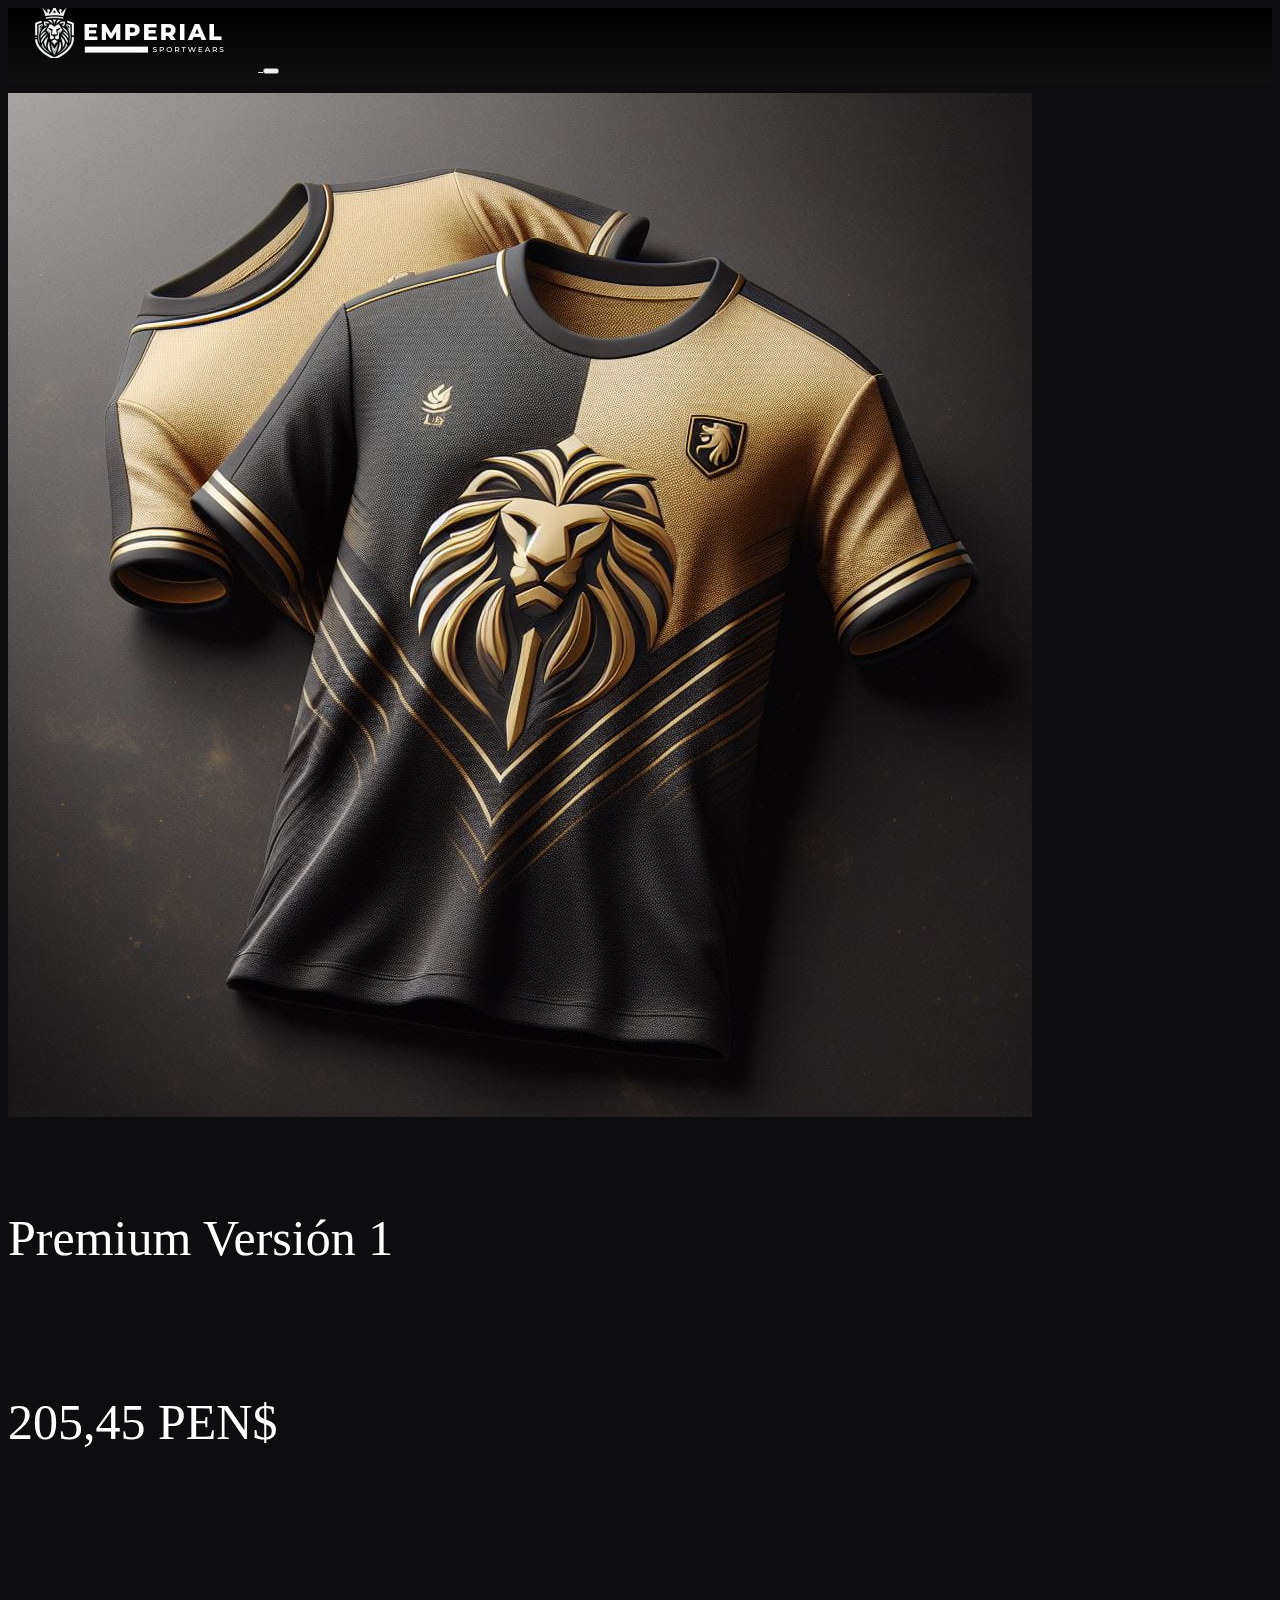
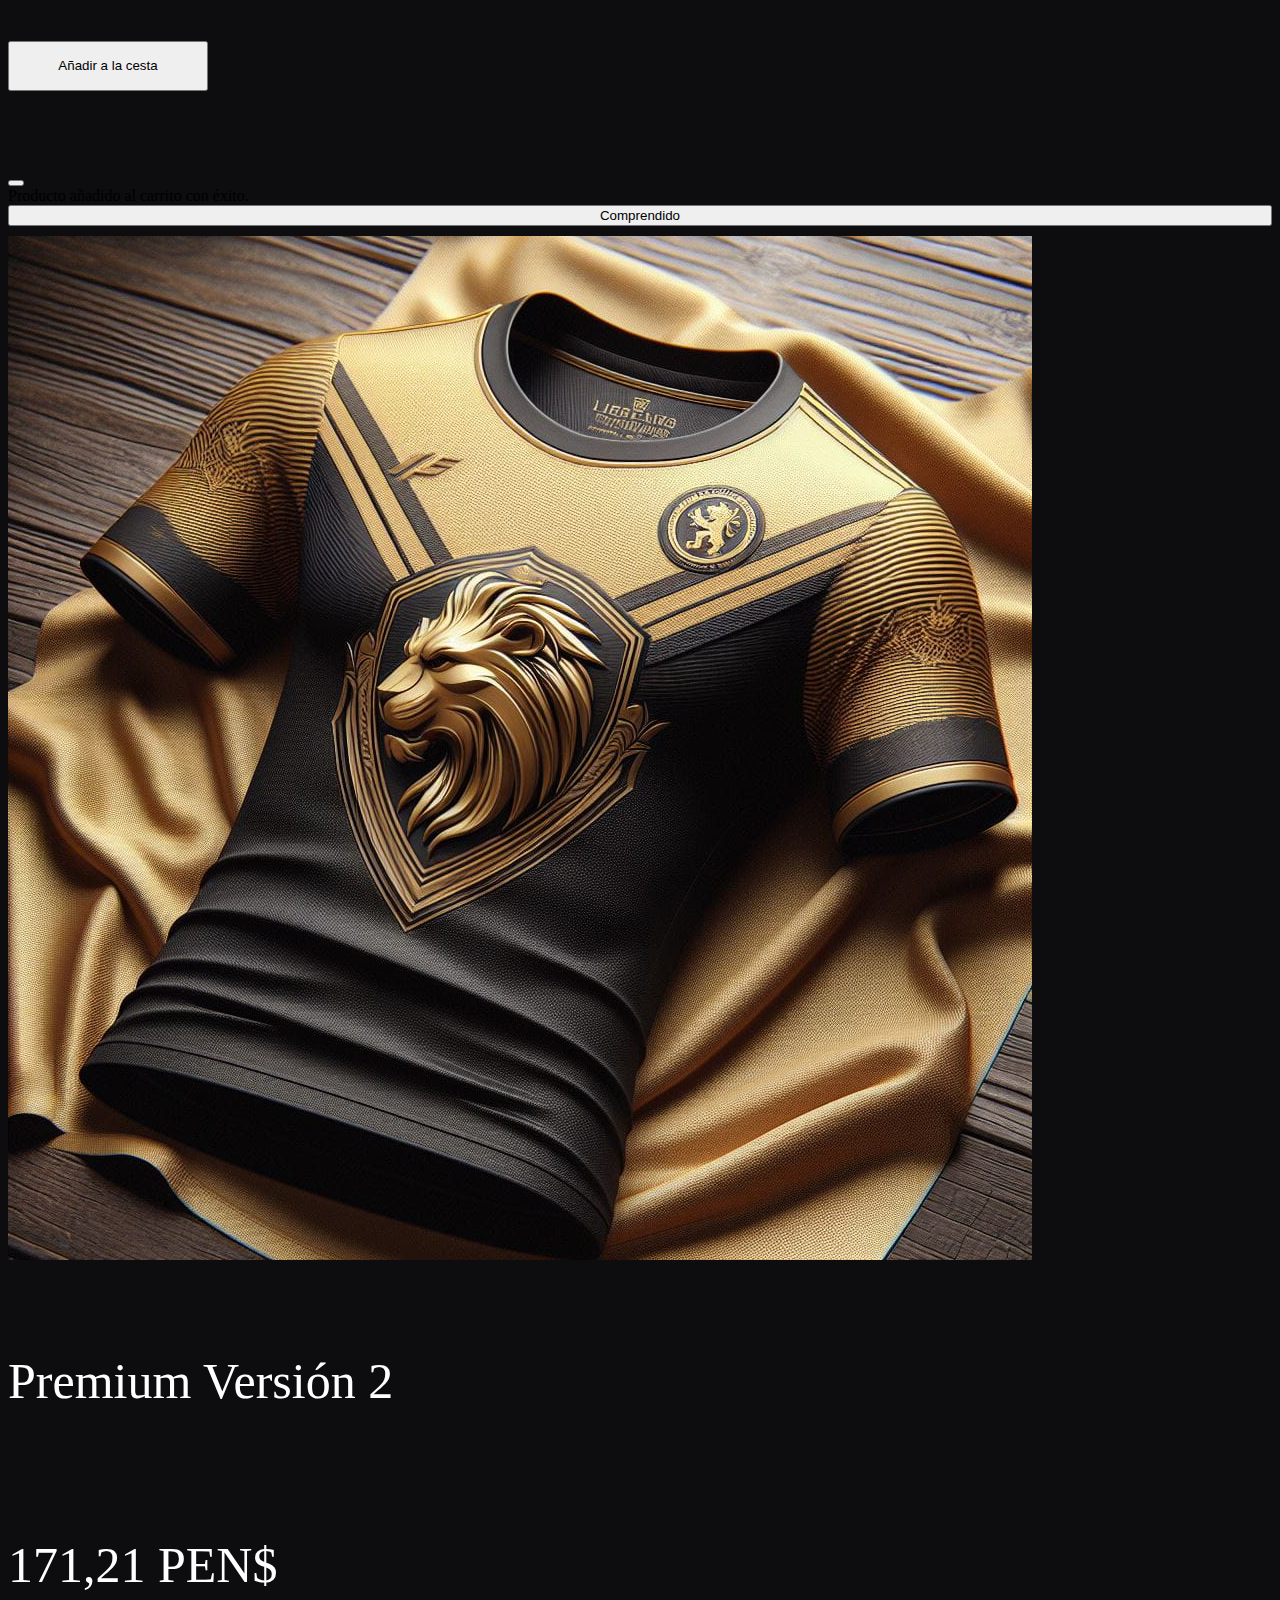
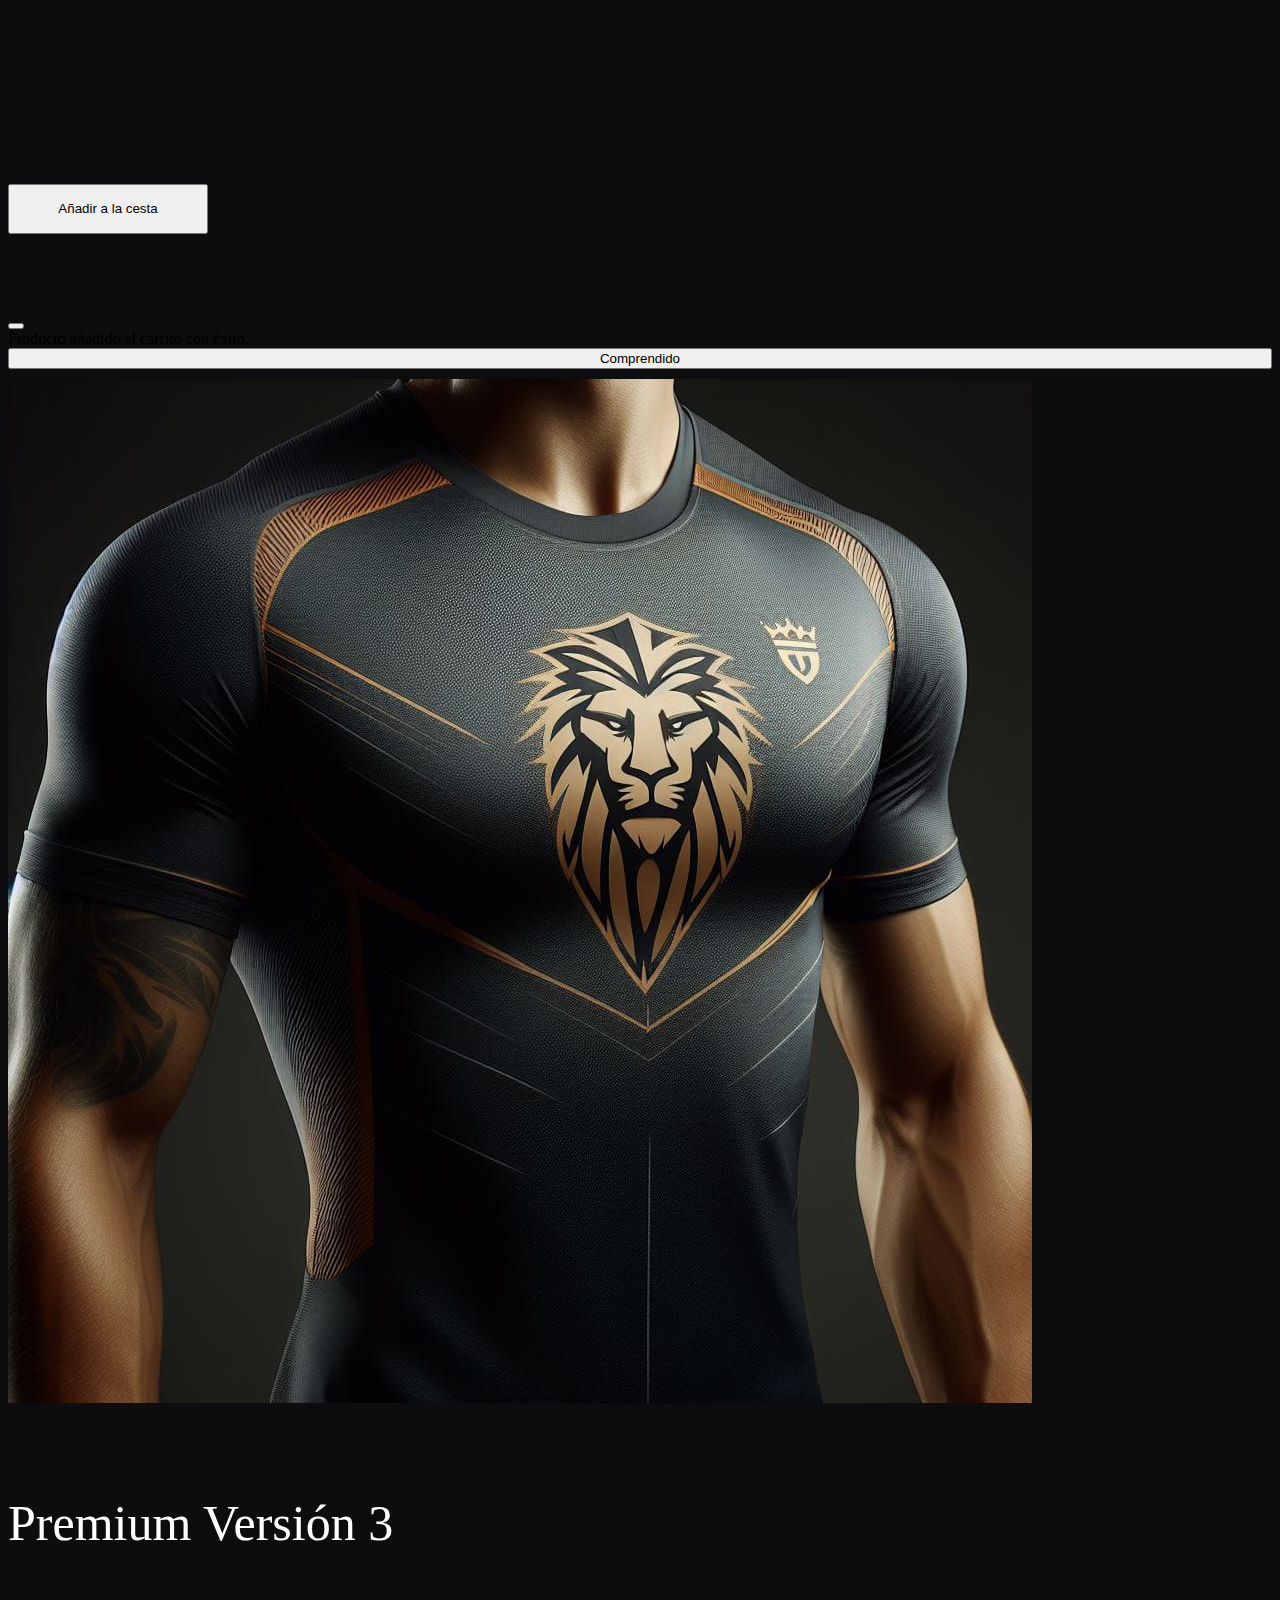
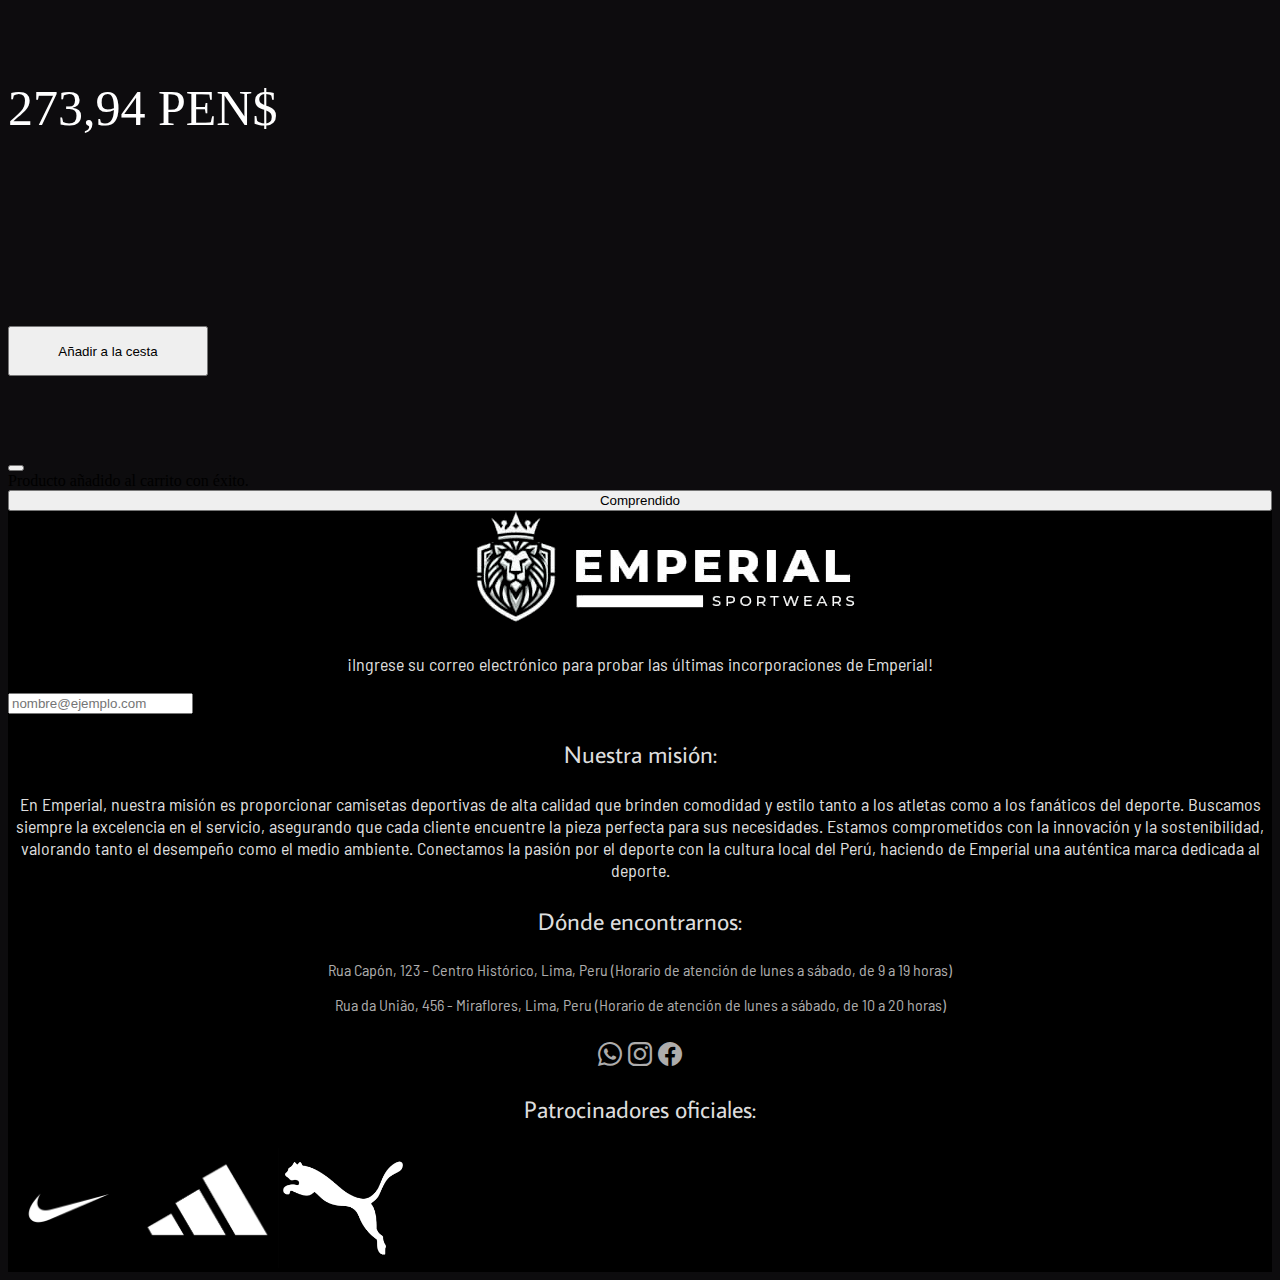
<file: premium-esp.html>
<!doctype html>
<html lang="pt-br">

<head>
  <title>Premium</title>
  <!-- Required meta tags -->
  <meta charset="utf-8" />
  <meta name="viewport" content="width=device-width, initial-scale=1, shrink-to-fit=no" />

  <!-- Bootstrap CSS v5.2.1 -->
  <link href="https://cdn.jsdelivr.net/npm/bootstrap@5.3.2/dist/css/bootstrap.min.css" rel="stylesheet"
    integrity="sha384-T3c6CoIi6uLrA9TneNEoa7RxnatzjcDSCmG1MXxSR1GAsXEV/Dwwykc2MPK8M2HN" crossorigin="anonymous" />

  <link rel="stylesheet" type="text/css" href="styles.css" />

  <link rel="preconnect" href="https://fonts.googleapis.com">


</head>

<body>
  <header>
    <!--Navbar-->

    <nav class="navbar navbar-dark navbar-expand-lg bg-body-tertiary" style="padding: 0%;">
      <div class="navbar-bg container-fluid" style="height: 75px;">

        <!--Imagem-->
        <a class="navbar-brand" href="index.html">
          <img src="./img/Logo-removebg-preview.png" alt="Bootstrap" width="250" height="50"
            style="object-fit: cover; padding-bottom: 1%;">
        </a>

        <!--Navbar collapse-->
        <button class="navbar-toggler" type="button" data-bs-toggle="collapse" data-bs-target="#navbarNavDropdown"
          aria-controls="navbarNavDropdown" aria-expanded="false" aria-label="Toggle navigation">
          <span class="navbar-toggler-icon"></span>
        </button>

        <!--navbar buttons-->
        <div class="collapse navbar-collapse" id="navbarNavDropdown">
          <ul class="navbar-nav nav-fill w-100">
            <li class="nav-item">
              <a class="nav-link" href="index-esp.html">HOME</a>
            </li>

            <li class="nav-item align-middle">
              <a class="nav-link" href="./sobrenos-esp.html">SOBRE NOSOTROS</a>
            </li>

            <li class="nav-item">
              <a class="nav-link active" aria-current="page" href="#">PREMIUM</a>
            </li>

            <li class="nav-item">
              <a class="nav-link" href="time-esp.html">EQUIPO</a>
            </li>

            <li class="nav-item">
              <a class="nav-link" href="./polo-esp.html">POLO</a>
            </li>

            <li class="nav-item dropdown d-flex flex-column align-items-center">
              <a class="nav-link dropdown-toggle" href="#" role="button" data-bs-toggle="dropdown"
                aria-expanded="false">
                <img src="./img/Flag_of_Mexico.svg.png" alt="Bootstrap" width="100px" height="60px"
                  style="object-fit: cover; padding: auto;">
              </a>
              <ul class="dropdown-menu" style="left: unset !important; margin-right: 7%;">
                <li><a class="dropdown-item" href="./premium-ing.html"> <img src="./img/Flag_of_the_United_States.png"
                      width="100" height="60" style="object-fit: cover;"> </a></li>
                <li><a class="dropdown-item" href="#"> <img src="./img/Flag_of_Mexico.svg.png" width="100" height="60"
                      style="object-fit: cover;"> </a></li>
                <li><a class="dropdown-item" href="./premium.html"> <img src="./img/2-bandeira-do-brasil.webp"
                      width="100" height="60" style="object-fit: cover;"> </a></li>
              </ul>
            </li>

          </ul>
        </div>

      </div>
    </nav>

  </header>
  <main>

    <div class="container text-center">
      <div class="row compras">
        <div class="col-sm">
          <img src="./img/Premium.jpg" class="img-fluid" style="margin-top: 10px; margin-bottom: 50px;">
        </div>
        <div class="col">
          <div class="col" style="font-size: 50px; color: white; margin-top: 3%;">
            Premium Versión 1
          </div>
          <div class="col" style="font-size: 50px; color: white;  margin-top: 10%;">
            205,45 PEN$
          </div>
          <div class="col">
            <!-- Button trigger modal -->
            <button type="button" class="btn btn-primary" data-bs-toggle="modal" data-bs-target="#staticBackdrop"
              style="margin-top: 15%; width: 200px; height: 50px;">
              Añadir a la cesta
            </button>

            <!-- Modal -->
            <div class="modal fade" id="staticBackdrop" data-bs-backdrop="static" data-bs-keyboard="false" tabindex="-1"
              aria-labelledby="staticBackdropLabel" aria-hidden="true">
              <div class="modal-dialog">
                <div class="modal-content">
                  <div class="modal-header">
                    <h1 class="modal-title fs-5" id="staticBackdropLabel">Felicidades</h1>
                    <button type="button" class="btn-close" data-bs-dismiss="modal" aria-label="Close"></button>
                  </div>
                  <div class="modal-body">
                    Producto añadido al carrito con éxito.
                  </div>
                  <div class="modal-footer">
                    <button type="button" class="btn btn-secondary" data-bs-dismiss="modal">Comprendido</button>
                  </div>
                </div>
              </div>
            </div>
          </div>
        </div>
      </div>
    </div>
    </div>

    <div class="container text-center">
      <div class="row compras">
        <div class="col-sm">
          <img src="./img/Premium2.jpg" class="img-fluid" style="margin-top: 10px; margin-bottom: 50px;">
        </div>
        <div class="col">
          <div class="col" style="font-size: 50px; color: white; margin-top: 3%;">
            Premium Versión 2
          </div>
          <div class="col" style="font-size: 50px; color: white; margin-top: 10%;">
            171,21 PEN$
          </div>
          <div class="col">
            <!-- Button trigger modal -->
            <button type="button" class="btn btn-primary" data-bs-toggle="modal" data-bs-target="#staticBackdrop"
              style="margin-top: 15%; width: 200px; height: 50px;">
              Añadir a la cesta
            </button>

            <!-- Modal -->
            <div class="modal fade" id="staticBackdrop" data-bs-backdrop="static" data-bs-keyboard="false" tabindex="-1"
              aria-labelledby="staticBackdropLabel" aria-hidden="true">
              <div class="modal-dialog">
                <div class="modal-content">
                  <div class="modal-header">
                    <h1 class="modal-title fs-5" id="staticBackdropLabel">Felicidades</h1>
                    <button type="button" class="btn-close" data-bs-dismiss="modal" aria-label="Close"></button>
                  </div>
                  <div class="modal-body">
                    Producto añadido al carrito con éxito.
                  </div>
                  <div class="modal-footer">
                    <button type="button" class="btn btn-secondary" data-bs-dismiss="modal">Comprendido</button>
                  </div>
                </div>
              </div>
            </div>
          </div>
        </div>
      </div>
    </div>
    </div>

    <div class="container text-center">
      <div class="row compras">
        <div class="col-sm">
          <img src="./img/Premium3.jpg" class="img-fluid" style="margin-top: 10px; margin-bottom: 50px;">
        </div>
        <div class="col">
          <div class="col" style="font-size: 50px; color: white; margin-top: 3%;">
            Premium Versión 3
          </div>
          <div class="col" style="font-size: 50px; color: white;  margin-top: 10%;">
            273,94 PEN$
          </div>
          <div class="col">
            <!-- Button trigger modal -->
            <button type="button" class="btn btn-primary" data-bs-toggle="modal" data-bs-target="#staticBackdrop"
              style="margin-top: 15%; width: 200px; height: 50px;">
              Añadir a la cesta
            </button>

            <!-- Modal -->
            <div class="modal fade" id="staticBackdrop" data-bs-backdrop="static" data-bs-keyboard="false" tabindex="-1"
              aria-labelledby="staticBackdropLabel" aria-hidden="true">
              <div class="modal-dialog">
                <div class="modal-content">
                  <div class="modal-header">
                    <h1 class="modal-title fs-5" id="staticBackdropLabel">Felicidades</h1>
                    <button type="button" class="btn-close" data-bs-dismiss="modal" aria-label="Close"></button>
                  </div>
                  <div class="modal-body">
                    Producto añadido al carrito con éxito.
                  </div>
                  <div class="modal-footer">
                    <button type="button" class="btn btn-secondary" data-bs-dismiss="modal">Comprendido</button>
                  </div>
                </div>
              </div>
            </div>
          </div>
        </div>
      </div>
    </div>
    </div>

  </main>
  <footer>
    <div style="width: 100%; background-color: black;" class="container-fluid">
      <div class="justify-content-center" style="margin-left: 37%; margin-right: 37%; margin-bottom: 2%;">
        <img src="./img/Logo-removebg-preview - Copia.png" class="img-fluid mx-auto d-block">
      </div>
      <div class="row px-5">
        <div class="col">
          <p class="fonte3" style="text-align: center;">¡Ingrese su correo electrónico para probar las últimas incorporaciones de Emperial!</p>
        </div>
        <div class="col-sm-8 my-auto">
          <input type="email" class="form-control" id="exampleFormControlInput1" placeholder="nombre@ejemplo.com">
        </div>
      </div>
      <div class="row px-5" style="height: 100%;">
        <div class="col-sm-8">
          <p class="fonte2" style="text-align: center;">Nuestra misión:</p>
          <p class="fonte3" style="text-align: center;">En Emperial, nuestra misión es proporcionar camisetas deportivas de alta calidad que brinden comodidad y estilo tanto a los atletas como a los fanáticos del deporte.
            Buscamos siempre la excelencia en el servicio, asegurando que cada cliente encuentre la pieza perfecta para sus necesidades.
            Estamos comprometidos con la innovación y la sostenibilidad, valorando tanto el desempeño como el medio ambiente.
            Conectamos la pasión por el deporte con la cultura local del Perú, haciendo de Emperial una auténtica marca dedicada al deporte.
          </p>
          <p class="fonte2" style="text-align: center;">Dónde encontrarnos:</p>
          <p class="fonte4" style="text-align: center;">Rua Capón, 123 - Centro Histórico, Lima, Peru
            (Horario de atención de lunes a sábado, de 9 a 19 horas)
          </p>
          <p class="fonte4" style="text-align: center;">Rua da União, 456 - Miraflores, Lima, Peru
            (Horario de atención de lunes a sábado, de 10 a 20 horas)
          </p>
          <p class="fonte2" style="text-align: center;"><i class="bi bi-whatsapp"></i> <i class="bi bi-instagram"></i> <i class="bi bi-facebook"></i></p>
        </div>
        <div class="col">
          <p class="fonte2" style="text-align: center;">Patrocinadores oficiales:</p>
          <div>
            <img src="./img/Patrocinadores/Nike.png" class="img-fluid d-block mx-auto" style="height: 120px;">
            <img src="./img/Patrocinadores/Adidas.jpg" class="img-fluid d-block mx-auto" style="height: 120px;">
            <img src="./img/Patrocinadores/Puma.png" class="img-fluid d-block mx-auto" style="max-height: 120px;">
          </div>
        </div>
      </div>
    </div>
  </footer>
  <!-- Bootstrap JavaScript Libraries -->
  <script src="https://cdn.jsdelivr.net/npm/@popperjs/core@2.11.8/dist/umd/popper.min.js"
    integrity="sha384-I7E8VVD/ismYTF4hNIPjVp/Zjvgyol6VFvRkX/vR+Vc4jQkC+hVqc2pM8ODewa9r"
    crossorigin="anonymous"></script>

  <script src="https://cdn.jsdelivr.net/npm/bootstrap@5.3.2/dist/js/bootstrap.min.js"
    integrity="sha384-BBtl+eGJRgqQAUMxJ7pMwbEyER4l1g+O15P+16Ep7Q9Q+zqX6gSbd85u4mG4QzX+"
    crossorigin="anonymous"></script>
</body>

</html>
</file>
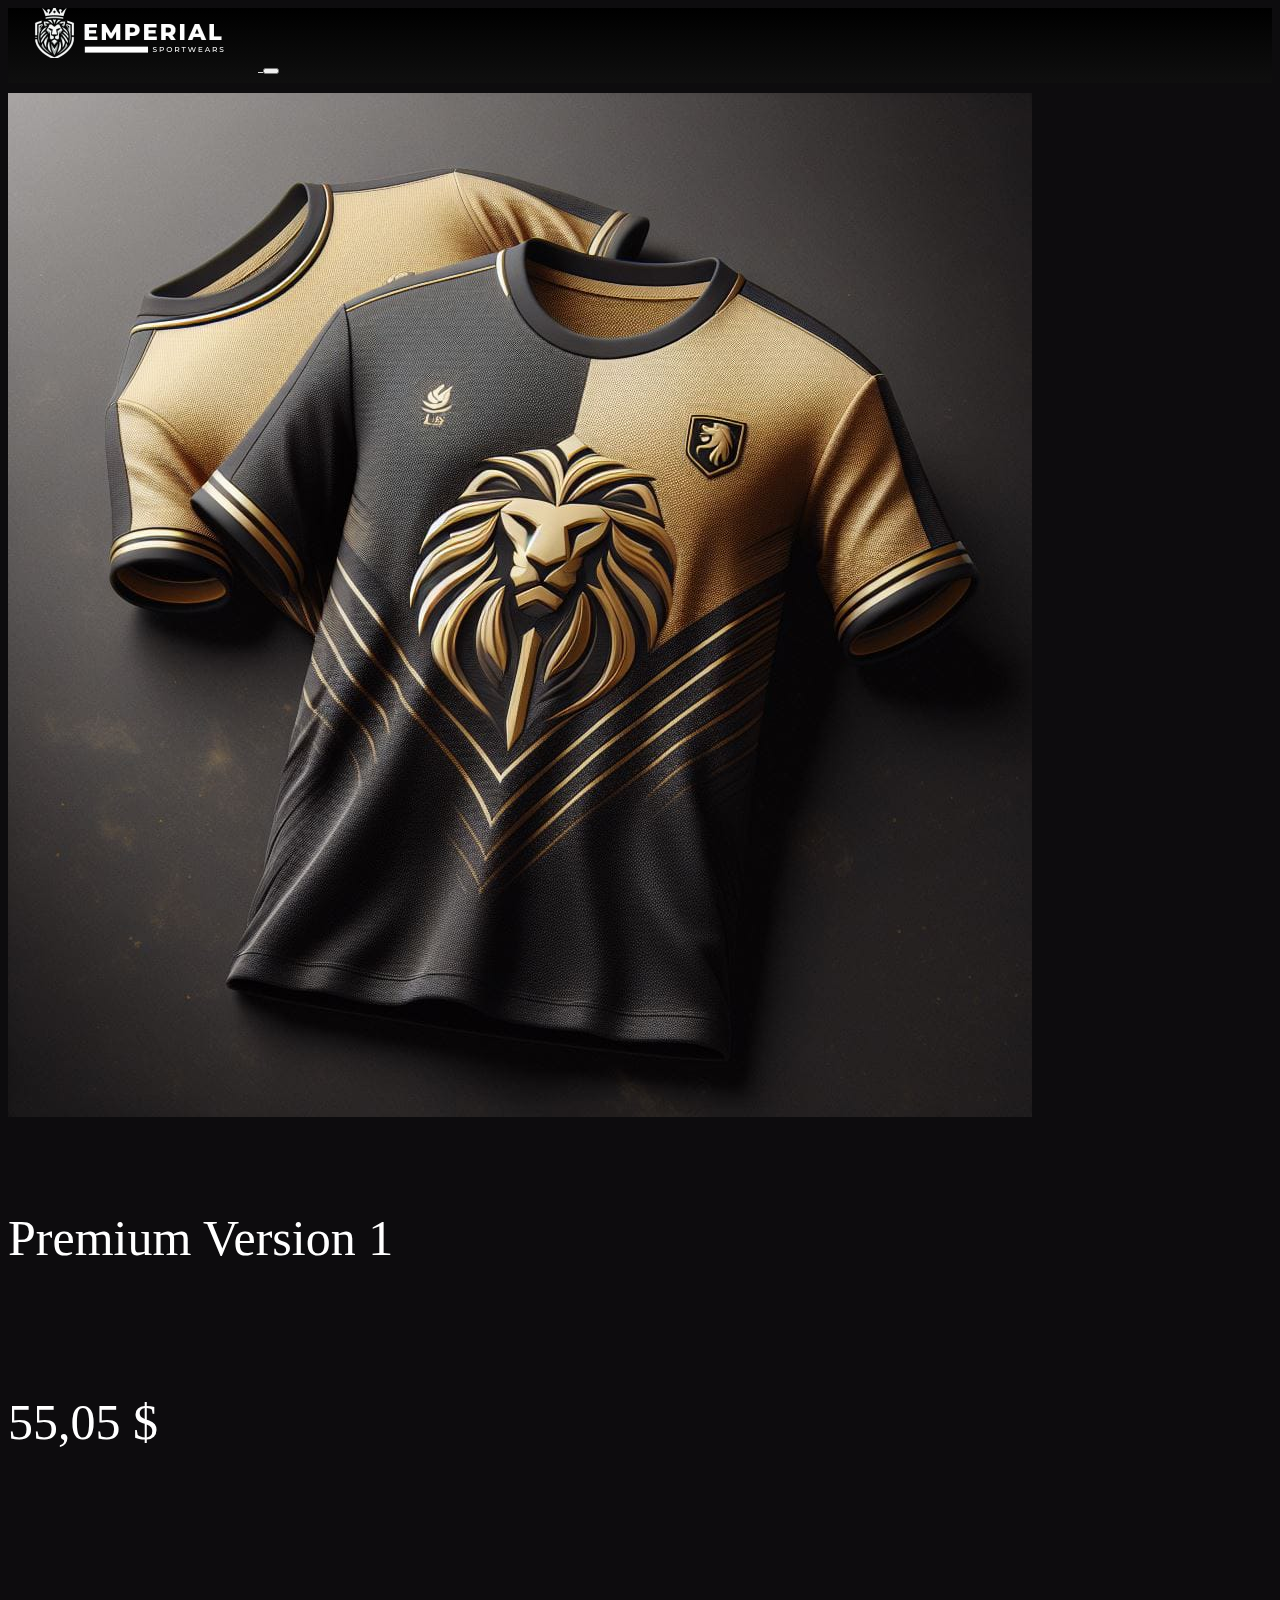
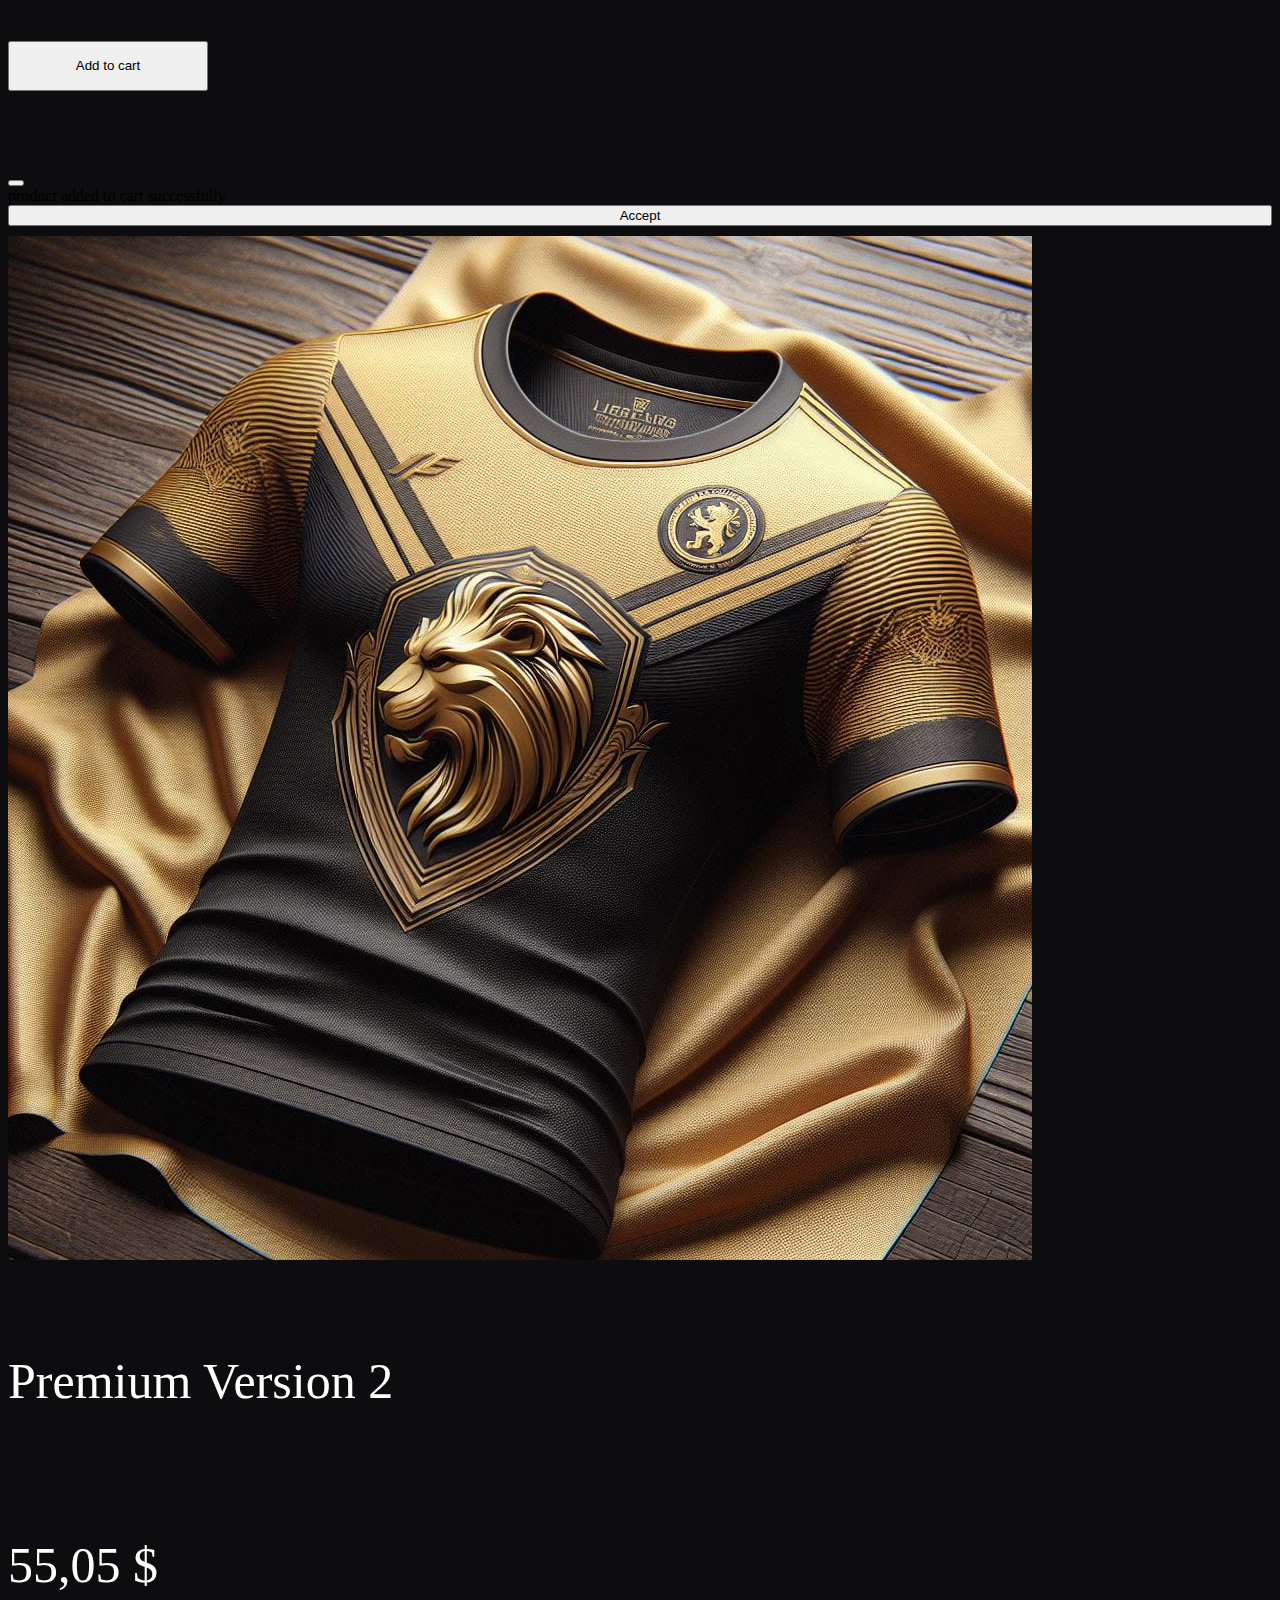
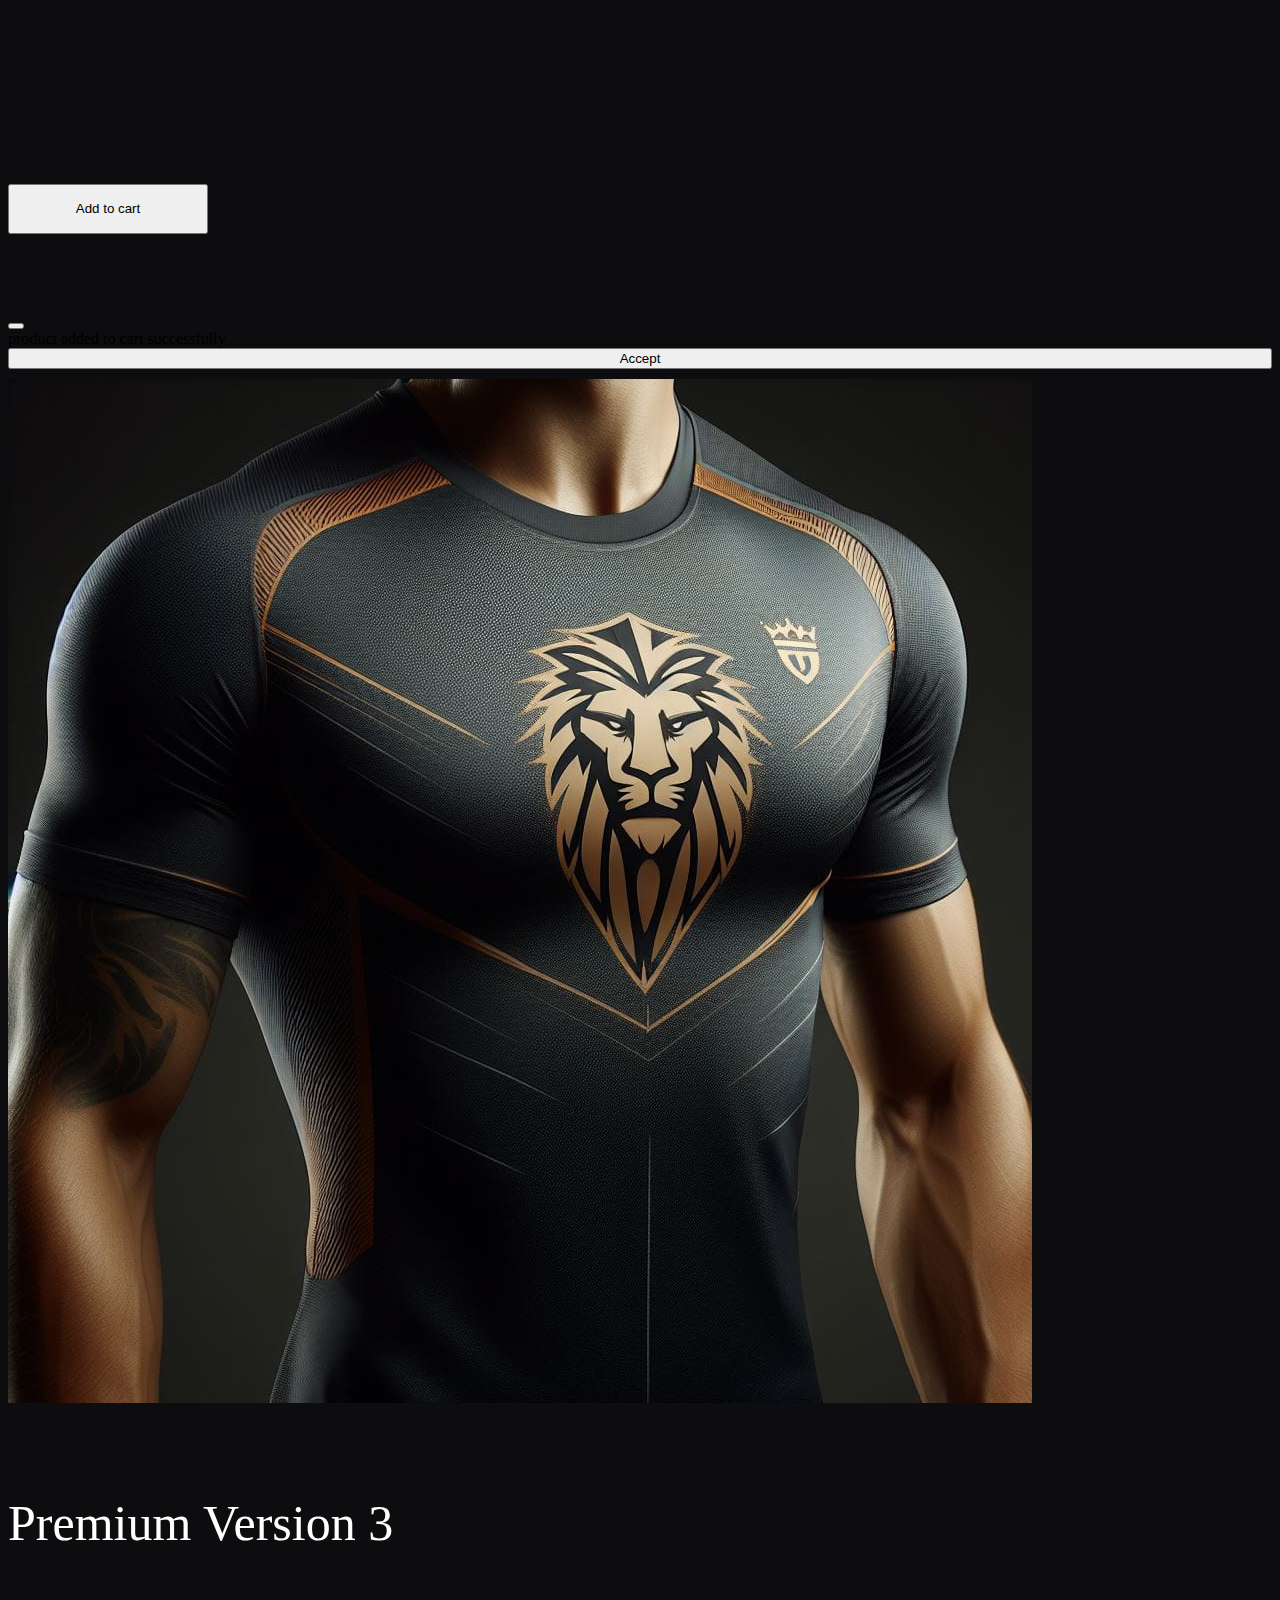
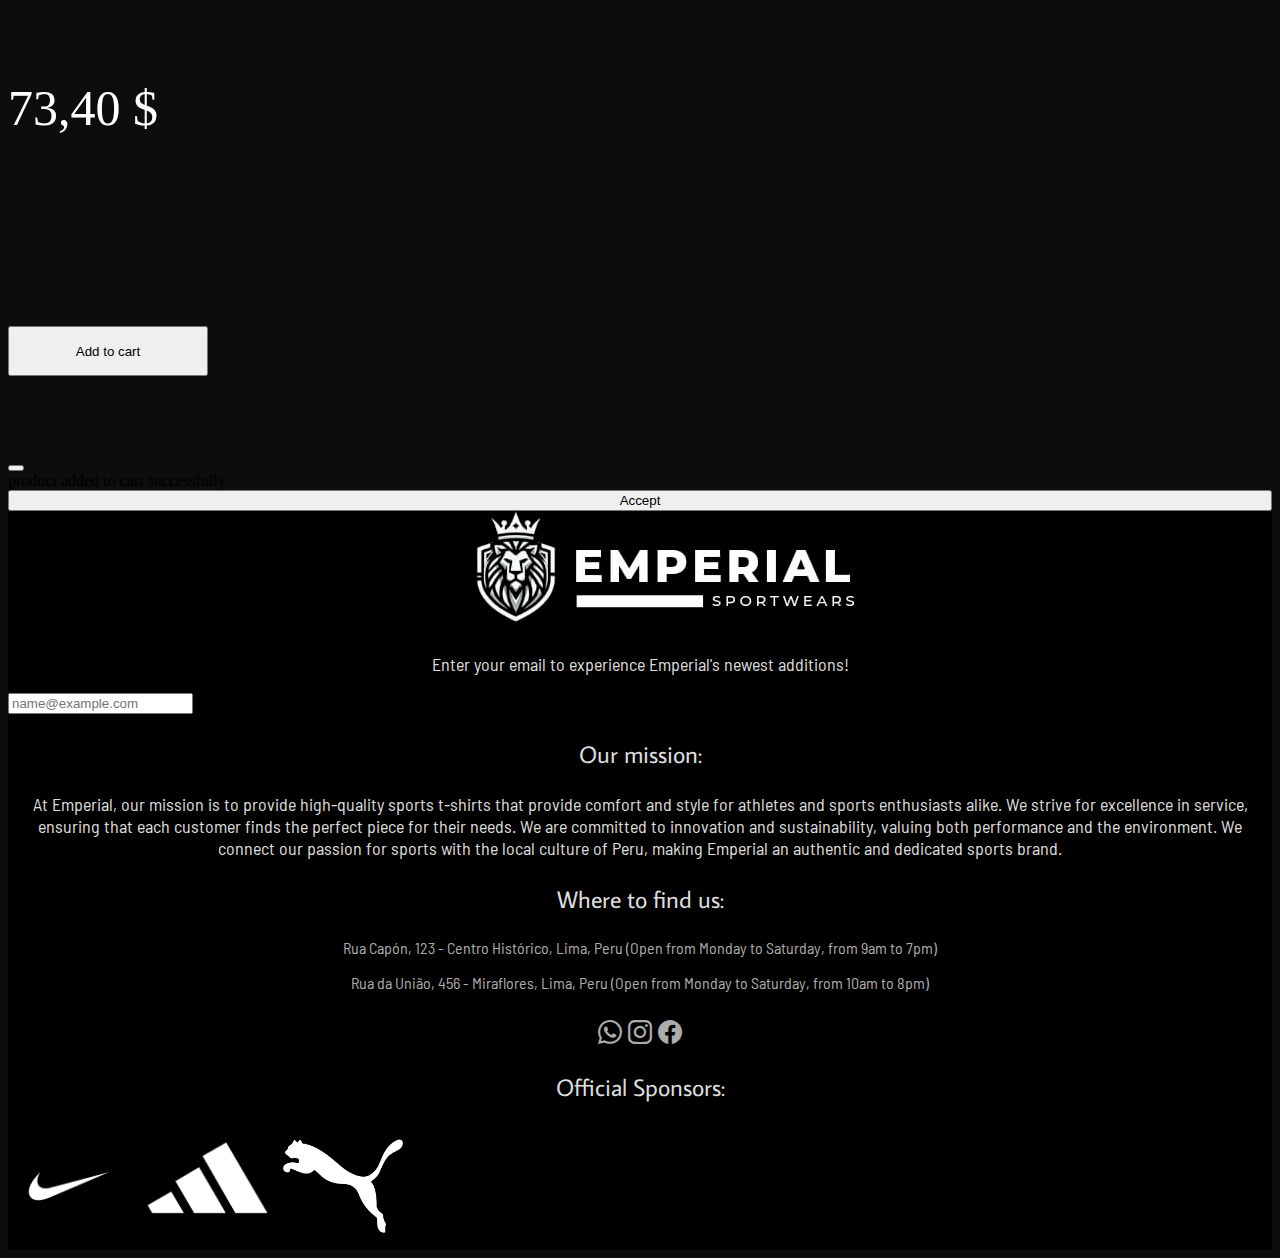
<file: premium-ing.html>
<!doctype html>
<html lang="pt-br">

<head>
  <title>Premium</title>
  <!-- Required meta tags -->
  <meta charset="utf-8" />
  <meta name="viewport" content="width=device-width, initial-scale=1, shrink-to-fit=no" />

  <!-- Bootstrap CSS v5.2.1 -->
  <link href="https://cdn.jsdelivr.net/npm/bootstrap@5.3.2/dist/css/bootstrap.min.css" rel="stylesheet"
    integrity="sha384-T3c6CoIi6uLrA9TneNEoa7RxnatzjcDSCmG1MXxSR1GAsXEV/Dwwykc2MPK8M2HN" crossorigin="anonymous" />

  <link rel="stylesheet" type="text/css" href="styles.css" />

  <link rel="preconnect" href="https://fonts.googleapis.com">


</head>

<body>
  <header>
    <!--Navbar-->

    <nav class="navbar navbar-dark navbar-expand-lg bg-body-tertiary" style="padding: 0%;">
      <div class="navbar-bg container-fluid" style="height: 75px;">

        <!--Imagem-->
        <a class="navbar-brand" href="index.html">
          <img src="./img/Logo-removebg-preview.png" alt="Bootstrap" width="250" height="50"
            style="object-fit: cover; padding-bottom: 1%;">
        </a>

        <!--Navbar collapse-->
        <button class="navbar-toggler" type="button" data-bs-toggle="collapse" data-bs-target="#navbarNavDropdown"
          aria-controls="navbarNavDropdown" aria-expanded="false" aria-label="Toggle navigation">
          <span class="navbar-toggler-icon"></span>
        </button>

        <!--navbar buttons-->
        <div class="collapse navbar-collapse" id="navbarNavDropdown">
          <ul class="navbar-nav nav-fill w-100">
            <li class="nav-item">
              <a class="nav-link" href="index-ing.html">HOME</a>
            </li>

            <li class="nav-item align-middle">
              <a class="nav-link" href="./sobrenos-ing.html">ABOUT US</a>
            </li>

            <li class="nav-item">
              <a class="nav-link active" aria-current="page" href="#">PREMIUM</a>
            </li>

            <li class="nav-item">
              <a class="nav-link" href="time-ing.html">TIME</a>
            </li>

            <li class="nav-item">
              <a class="nav-link" href="./polo-ing.html">POLO</a>
            </li>

            <li class="nav-item dropdown d-flex flex-column align-items-center">
              <a class="nav-link dropdown-toggle" href="#" role="button" data-bs-toggle="dropdown"
                aria-expanded="false">
                <img src="./img/Flag_of_the_United_States.png" alt="Bootstrap" width="100px" height="60px"
                  style="object-fit: cover; padding: auto;">
              </a>
              <ul class="dropdown-menu" style="left: unset !important; margin-right: 7%;">
                <li><a class="dropdown-item" href="#"> <img src="./img/Flag_of_the_United_States.png" width="100"
                      height="60" style="object-fit: cover;"> </a></li>
                <li><a class="dropdown-item" href="./premium-esp.html"> <img src="./img/Flag_of_Mexico.svg.png"
                      width="100" height="60" style="object-fit: cover;"> </a></li>
                <li><a class="dropdown-item" href="./premium.html"> <img src="./img/2-bandeira-do-brasil.webp"
                      width="100" height="60" style="object-fit: cover;"> </a></li>
              </ul>
            </li>

          </ul>
        </div>

      </div>
    </nav>

  </header>
  <main>

    <div class="container text-center">
      <div class="row compras">
        <div class="col-sm">
          <img src="./img/Premium.jpg" class="img-fluid" style="margin-top: 10px; margin-bottom: 50px;">
        </div>
        <div class="col">
          <div class="col" style="font-size: 50px; color: white; margin-top: 3%;">
            Premium Version 1
          </div>
          <div class="col" style="font-size: 50px; color: white;  margin-top: 10%;">
            55,05 $
          </div>
          <div class="col">
            <!-- Button trigger modal -->
            <button type="button" class="btn btn-primary" data-bs-toggle="modal" data-bs-target="#staticBackdrop"
              style="margin-top: 15%; width: 200px; height: 50px;">
              Add to cart
            </button>

            <!-- Modal -->
            <div class="modal fade" id="staticBackdrop" data-bs-backdrop="static" data-bs-keyboard="false" tabindex="-1"
              aria-labelledby="staticBackdropLabel" aria-hidden="true">
              <div class="modal-dialog">
                <div class="modal-content">
                  <div class="modal-header">
                    <h1 class="modal-title fs-5" id="staticBackdropLabel">Congratulations</h1>
                    <button type="button" class="btn-close" data-bs-dismiss="modal" aria-label="Close"></button>
                  </div>
                  <div class="modal-body">
                    product added to cart successfully
                  </div>
                  <div class="modal-footer">
                    <button type="button" class="btn btn-secondary" data-bs-dismiss="modal">Accept</button>
                  </div>
                </div>
              </div>
            </div>
          </div>
        </div>
      </div>
    </div>
    </div>

    <div class="container text-center">
      <div class="row compras">
        <div class="col-sm">
          <img src="./img/Premium2.jpg" class="img-fluid" style="margin-top: 10px; margin-bottom: 50px;">
        </div>
        <div class="col">
          <div class="col" style="font-size: 50px; color: white; margin-top: 3%;">
            Premium Version 2
          </div>
          <div class="col" style="font-size: 50px; color: white; margin-top: 10%;">
            55,05 $
          </div>
          <div class="col">
            <!-- Button trigger modal -->
            <button type="button" class="btn btn-primary" data-bs-toggle="modal" data-bs-target="#staticBackdrop"
              style="margin-top: 15%; width: 200px; height: 50px;">
              Add to cart
            </button>

            <!-- Modal -->
            <div class="modal fade" id="staticBackdrop" data-bs-backdrop="static" data-bs-keyboard="false" tabindex="-1"
              aria-labelledby="staticBackdropLabel" aria-hidden="true">
              <div class="modal-dialog">
                <div class="modal-content">
                  <div class="modal-header">
                    <h1 class="modal-title fs-5" id="staticBackdropLabel">Congratulations</h1>
                    <button type="button" class="btn-close" data-bs-dismiss="modal" aria-label="Close"></button>
                  </div>
                  <div class="modal-body">
                    product added to cart successfully
                  </div>
                  <div class="modal-footer">
                    <button type="button" class="btn btn-secondary" data-bs-dismiss="modal">Accept</button>
                  </div>
                </div>
              </div>
            </div>
          </div>
        </div>
      </div>
    </div>
    </div>

    <div class="container text-center">
      <div class="row compras">
        <div class="col-sm">
          <img src="./img/Premium3.jpg" class="img-fluid" style="margin-top: 10px; margin-bottom: 50px;">
        </div>
        <div class="col">
          <div class="col" style="font-size: 50px; color: white; margin-top: 3%;">
            Premium Version 3
          </div>
          <div class="col" style="font-size: 50px; color: white;  margin-top: 10%;">
            73,40 $
          </div>
          <div class="col">
            <!-- Button trigger modal -->
            <button type="button" class="btn btn-primary" data-bs-toggle="modal" data-bs-target="#staticBackdrop"
              style="margin-top: 15%; width: 200px; height: 50px;">
              Add to cart
            </button>

            <!-- Modal -->
            <div class="modal fade" id="staticBackdrop" data-bs-backdrop="static" data-bs-keyboard="false" tabindex="-1"
              aria-labelledby="staticBackdropLabel" aria-hidden="true">
              <div class="modal-dialog">
                <div class="modal-content">
                  <div class="modal-header">
                    <h1 class="modal-title fs-5" id="staticBackdropLabel">Congratulations</h1>
                    <button type="button" class="btn-close" data-bs-dismiss="modal" aria-label="Close"></button>
                  </div>
                  <div class="modal-body">
                    product added to cart successfully
                  </div>
                  <div class="modal-footer">
                    <button type="button" class="btn btn-secondary" data-bs-dismiss="modal">Accept</button>
                  </div>
                </div>
              </div>
            </div>
          </div>
        </div>
      </div>
    </div>
    </div>

  </main>
  <footer>
    <div style="width: 100%; background-color: black;" class="container-fluid">
      <div class="justify-content-center" style="margin-left: 37%; margin-right: 37%; margin-bottom: 2%;">
        <img src="./img/Logo-removebg-preview - Copia.png" class="img-fluid mx-auto d-block">
      </div>
      <div class="row px-5">
        <div class="col">
          <p class="fonte3" style="text-align: center;">Enter your email to experience Emperial's newest additions!</p>
        </div>
        <div class="col-sm-8 my-auto">
          <input type="email" class="form-control" id="exampleFormControlInput1" placeholder="name@example.com">
        </div>
      </div>
      <div class="row px-5" style="height: 100%;">
        <div class="col-sm-8">
          <p class="fonte2" style="text-align: center;">Our mission:</p>
          <p class="fonte3" style="text-align: center;">At Emperial, our mission is to provide high-quality sports t-shirts that provide comfort and style for athletes and sports enthusiasts alike.
            We strive for excellence in service, ensuring that each customer finds the perfect piece for their needs.
            We are committed to innovation and sustainability, valuing both performance and the environment.
            We connect our passion for sports with the local culture of Peru, making Emperial an authentic and dedicated sports brand.
          </p>
          <p class="fonte2" style="text-align: center;">Where to find us:</p>
          <p class="fonte4" style="text-align: center;">Rua Capón, 123 - Centro Histórico, Lima, Peru
            (Open from Monday to Saturday, from 9am to 7pm)
          </p>
          <p class="fonte4" style="text-align: center;">Rua da União, 456 - Miraflores, Lima, Peru
            (Open from Monday to Saturday, from 10am to 8pm)
          </p>
          <p class="fonte2" style="text-align: center;"><i class="bi bi-whatsapp"></i> <i class="bi bi-instagram"></i> <i class="bi bi-facebook"></i></p>
        </div>
        <div class="col">
          <p class="fonte2" style="text-align: center;">Official Sponsors:</p>
          <div>
            <img src="./img/Patrocinadores/Nike.png" class="img-fluid d-block mx-auto" style="height: 120px;">
            <img src="./img/Patrocinadores/Adidas.jpg" class="img-fluid d-block mx-auto" style="height: 120px;">
            <img src="./img/Patrocinadores/Puma.png" class="img-fluid d-block mx-auto" style="max-height: 120px;">
          </div>
        </div>
      </div>
    </div>
  </footer>
  <!-- Bootstrap JavaScript Libraries -->
  <script src="https://cdn.jsdelivr.net/npm/@popperjs/core@2.11.8/dist/umd/popper.min.js"
    integrity="sha384-I7E8VVD/ismYTF4hNIPjVp/Zjvgyol6VFvRkX/vR+Vc4jQkC+hVqc2pM8ODewa9r"
    crossorigin="anonymous"></script>

  <script src="https://cdn.jsdelivr.net/npm/bootstrap@5.3.2/dist/js/bootstrap.min.js"
    integrity="sha384-BBtl+eGJRgqQAUMxJ7pMwbEyER4l1g+O15P+16Ep7Q9Q+zqX6gSbd85u4mG4QzX+"
    crossorigin="anonymous"></script>
</body>

</html>
</file>
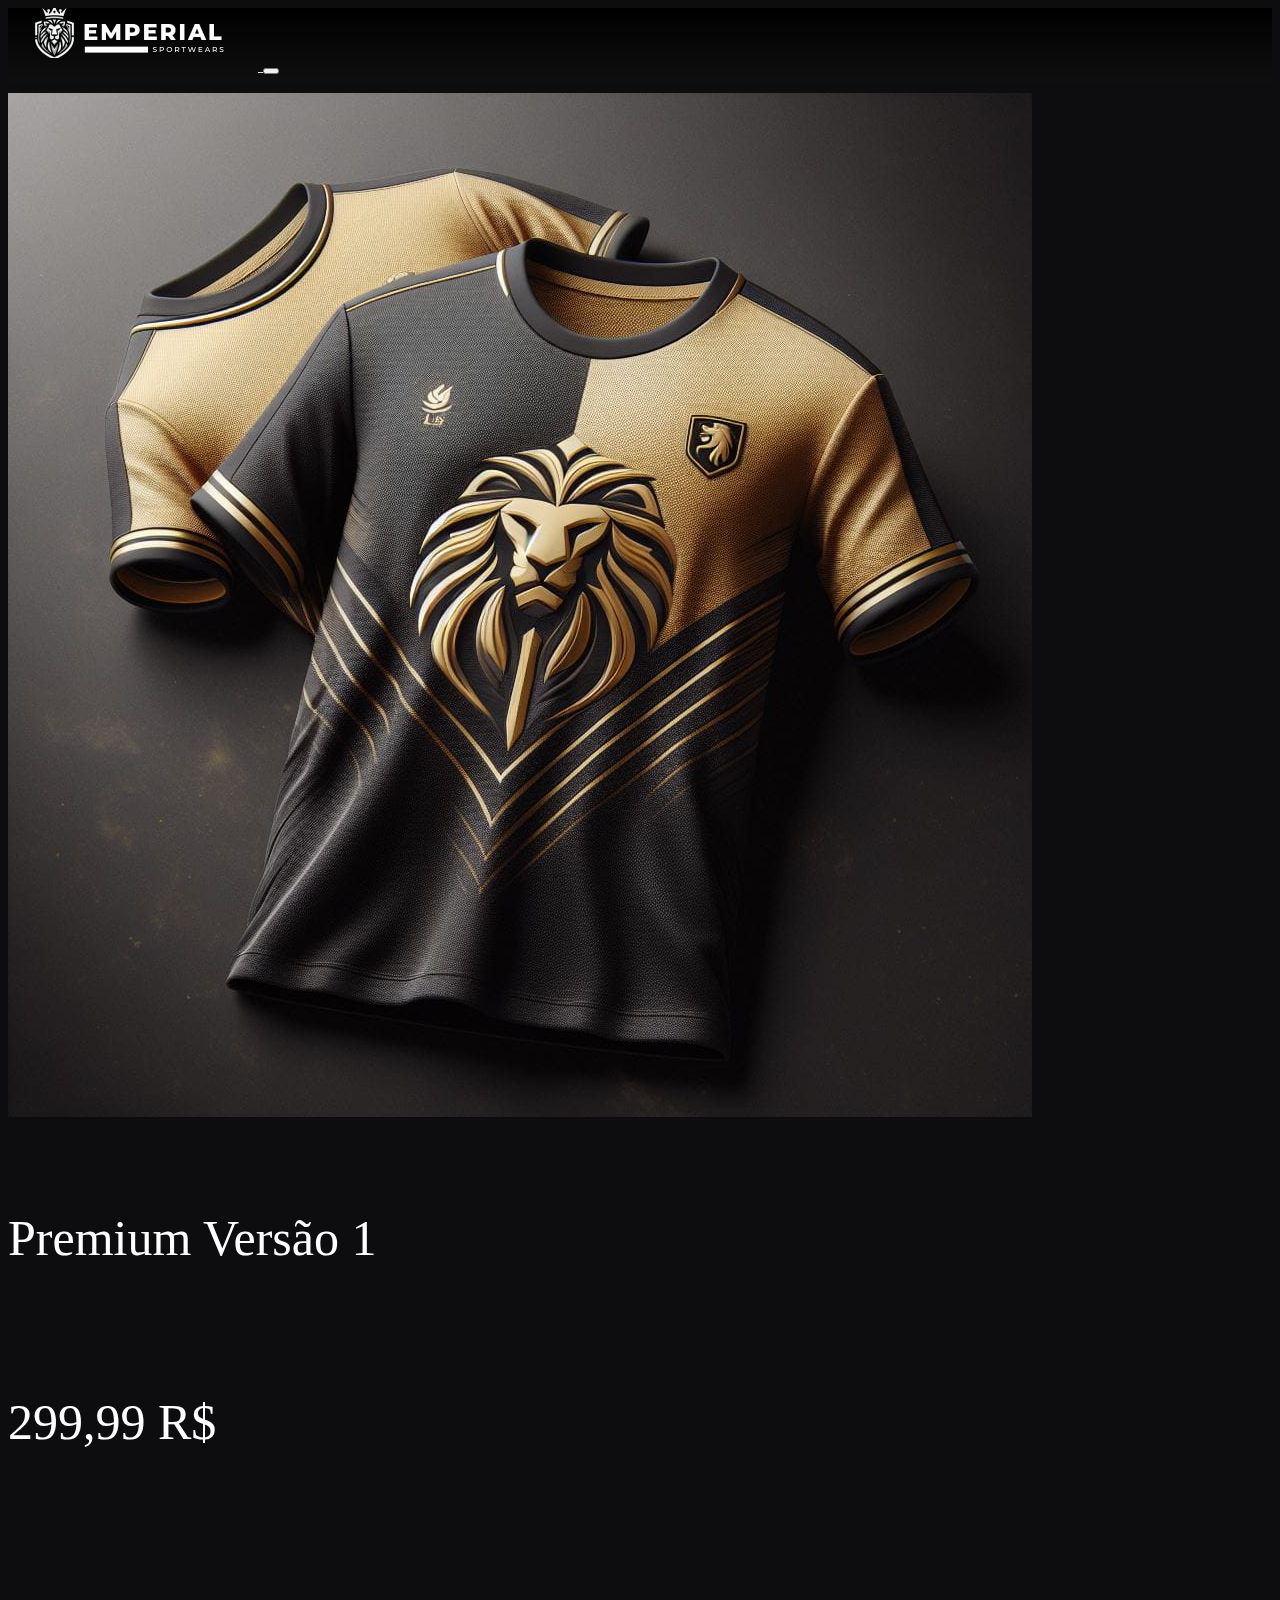
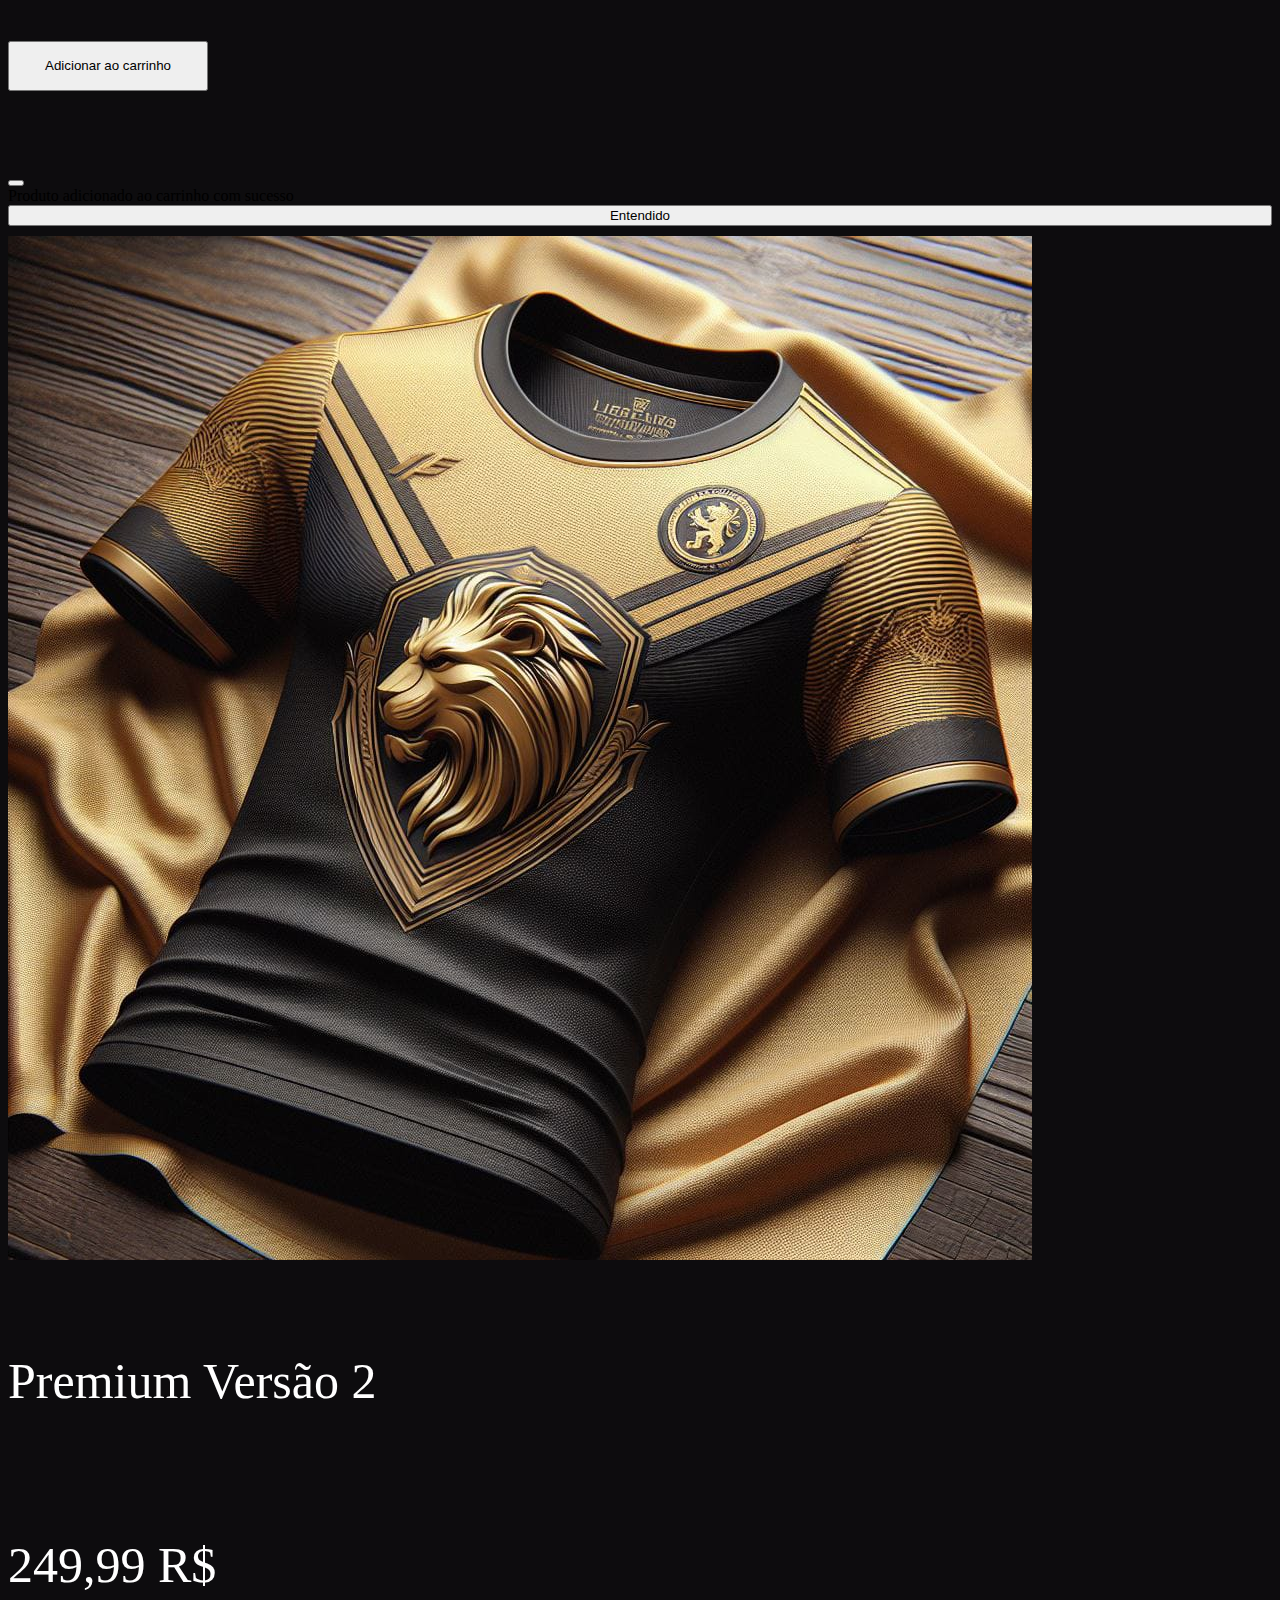
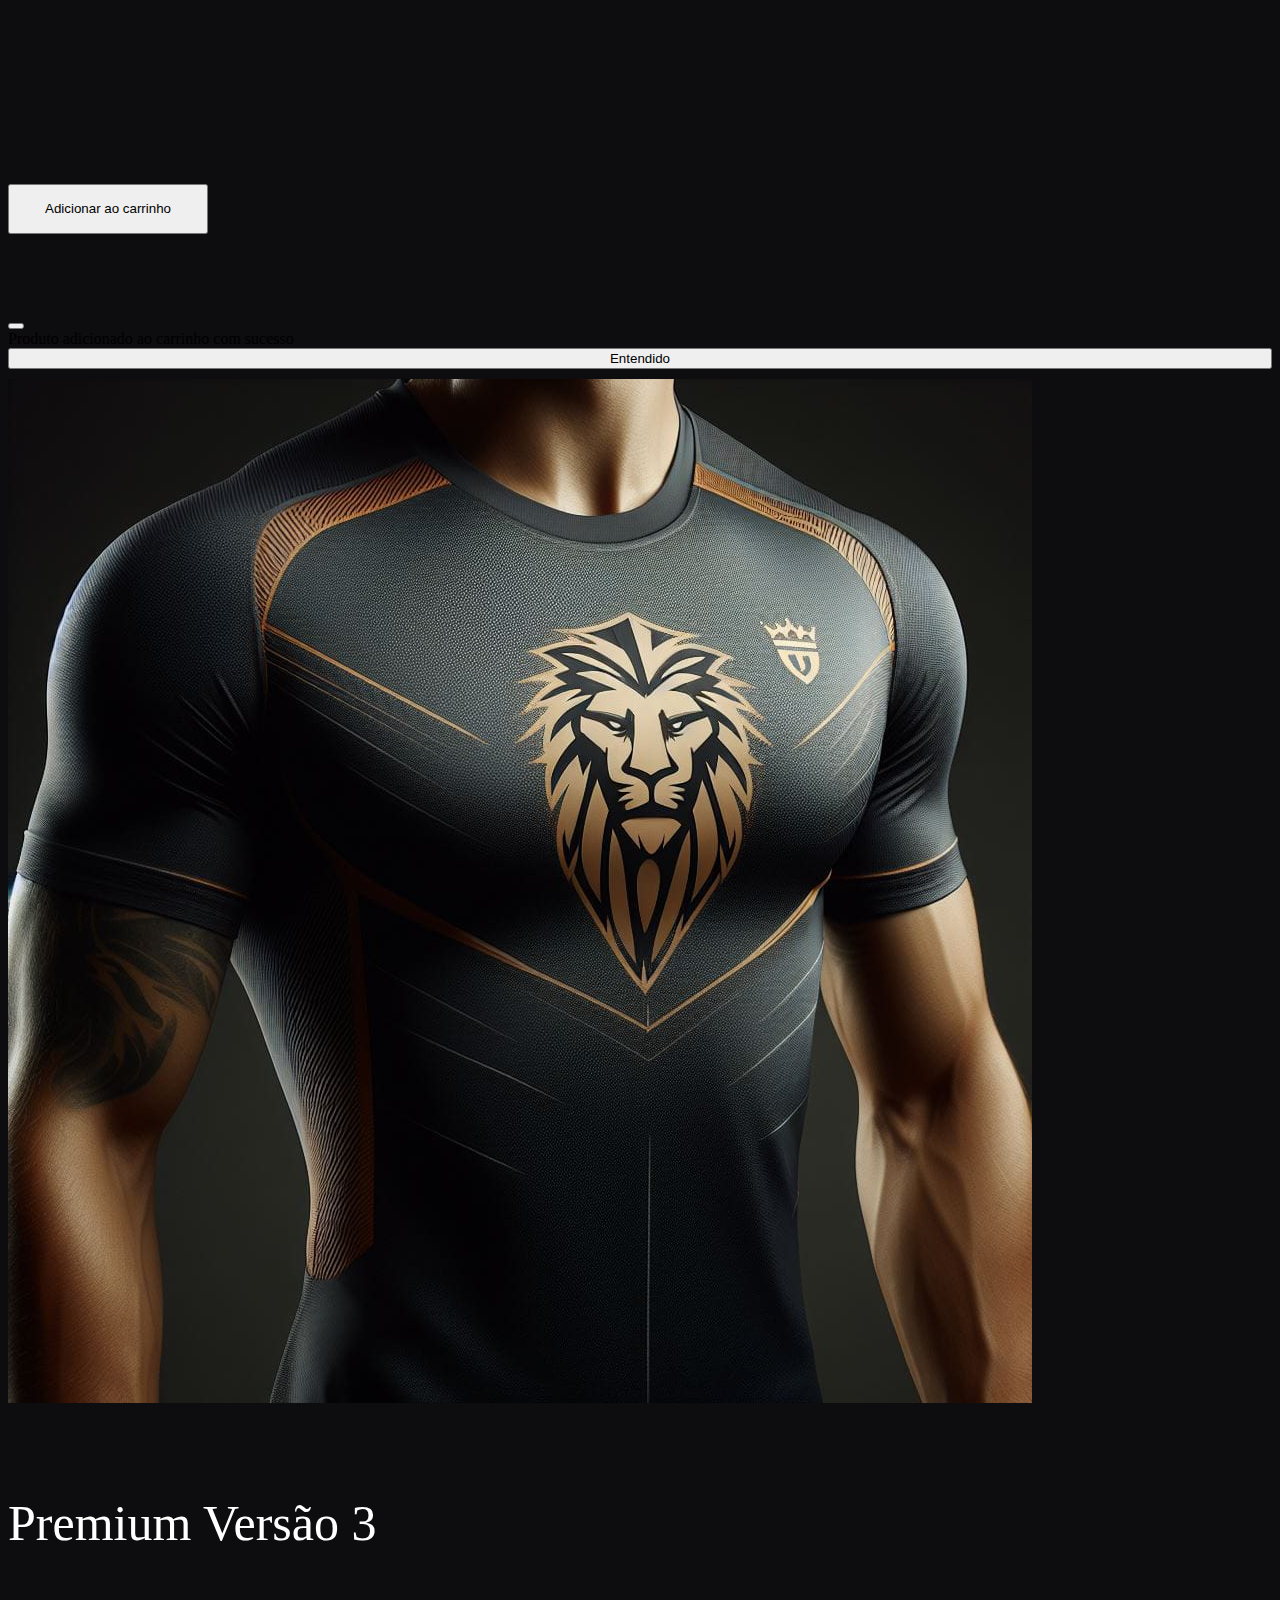
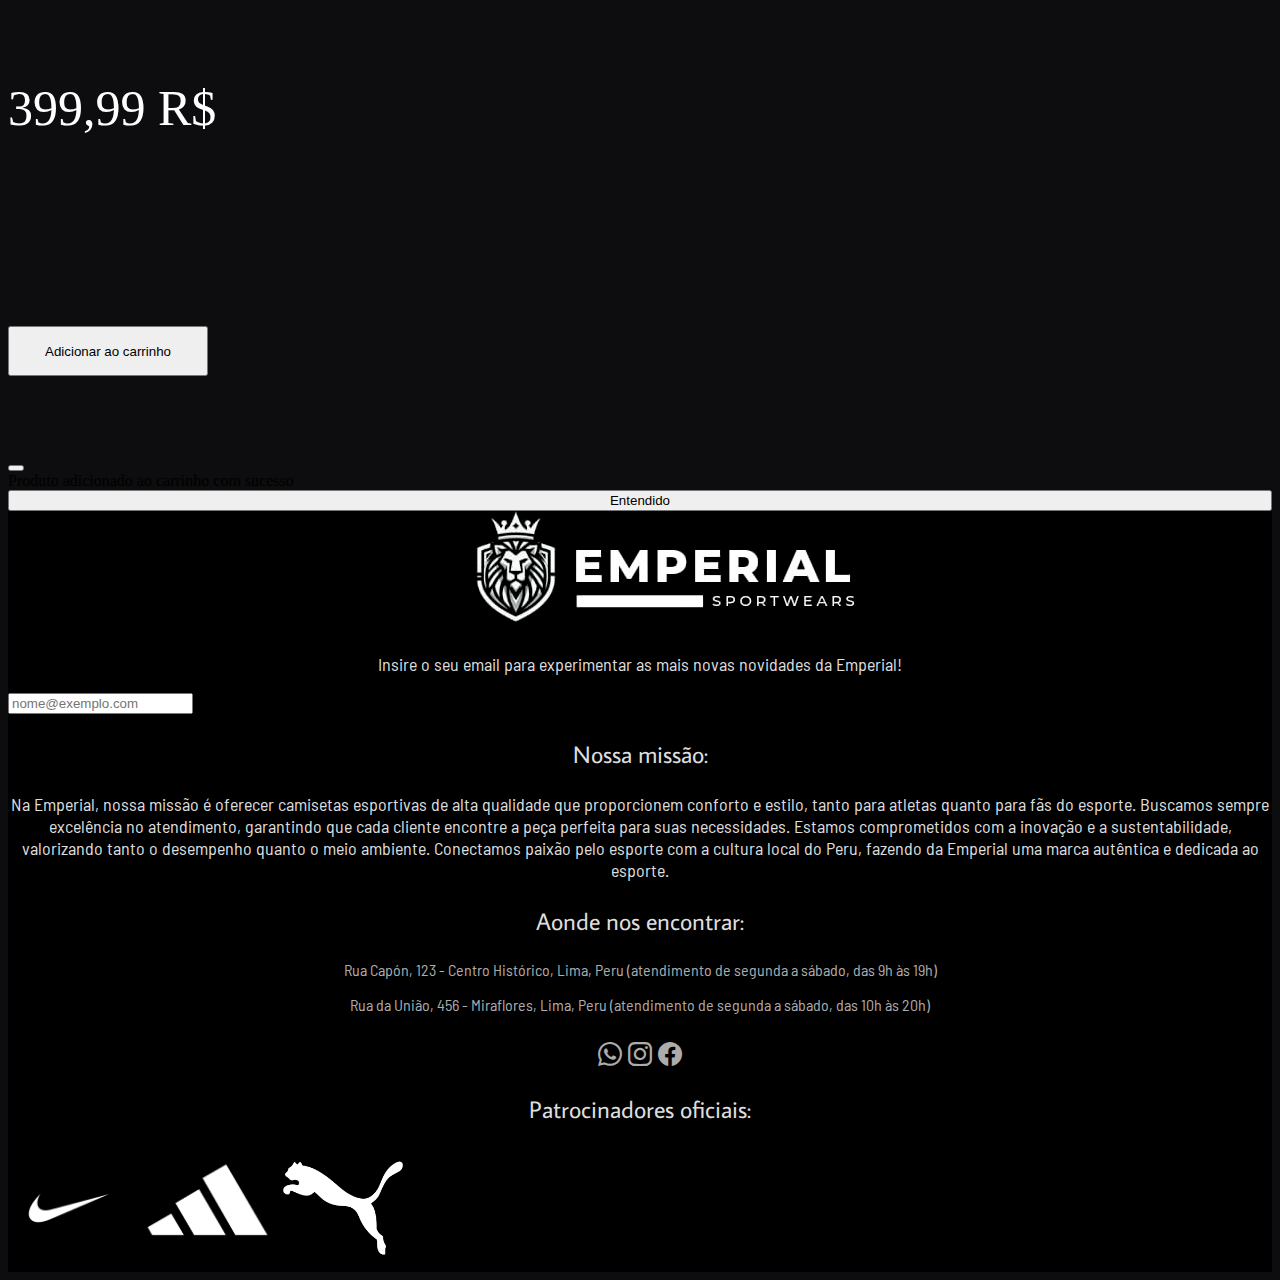
<file: premium.html>
<!doctype html>
<html lang="pt-br">

<head>
  <title>Premium</title>
  <!-- Required meta tags -->
  <meta charset="utf-8" />
  <meta name="viewport" content="width=device-width, initial-scale=1, shrink-to-fit=no" />

  <!-- Bootstrap CSS v5.2.1 -->
  <link href="https://cdn.jsdelivr.net/npm/bootstrap@5.3.2/dist/css/bootstrap.min.css" rel="stylesheet"
    integrity="sha384-T3c6CoIi6uLrA9TneNEoa7RxnatzjcDSCmG1MXxSR1GAsXEV/Dwwykc2MPK8M2HN" crossorigin="anonymous" />

  <link rel="stylesheet" type="text/css" href="styles.css" />

  <link rel="preconnect" href="https://fonts.googleapis.com">


</head>

<body>
  <header>
    <!--Navbar-->

    <nav class="navbar navbar-dark navbar-expand-lg bg-body-tertiary" style="padding: 0%;">
      <div class="navbar-bg container-fluid" style="height: 75px;">

        <!--Imagem-->
        <a class="navbar-brand" href="index.html">
          <img src="./img/Logo-removebg-preview.png" alt="Bootstrap" width="250" height="50"
            style="object-fit: cover; padding-bottom: 1%;">
        </a>

        <!--Navbar collapse-->
        <button class="navbar-toggler" type="button" data-bs-toggle="collapse" data-bs-target="#navbarNavDropdown"
          aria-controls="navbarNavDropdown" aria-expanded="false" aria-label="Toggle navigation">
          <span class="navbar-toggler-icon"></span>
        </button>

        <!--navbar buttons-->
        <div class="collapse navbar-collapse" id="navbarNavDropdown">
          <ul class="navbar-nav nav-fill w-100">
            <li class="nav-item">
              <a class="nav-link" href="index.html">HOME</a>
            </li>

            <li class="nav-item align-middle">
              <a class="nav-link" href="./sobrenos.html">SOBRE NÓS</a>
            </li>

            <li class="nav-item">
              <a class="nav-link active" aria-current="page" href="#">PREMIUM</a>
            </li>

            <li class="nav-item">
              <a class="nav-link" href="time.html">TIME</a>
            </li>

            <li class="nav-item">
              <a class="nav-link" href="./polo.html">POLO</a>
            </li>

            <li class="nav-item dropdown d-flex flex-column align-items-center">
              <a class="nav-link dropdown-toggle" href="#" role="button" data-bs-toggle="dropdown"
                aria-expanded="false">
                <img src="./img/2-bandeira-do-brasil.webp" alt="Bootstrap" width="100px" height="60px"
                  style="object-fit: cover; padding: auto;">
              </a>
              <ul class="dropdown-menu" style="left: unset !important; margin-right: 7%;">
                <li><a class="dropdown-item" href="./premium-ing.html"> <img src="./img/Flag_of_the_United_States.png"
                      width="100" height="60" style="object-fit: cover;"> </a></li>
                <li><a class="dropdown-item" href="./premium-esp.html"> <img src="./img/Flag_of_Mexico.svg.png"
                      width="100" height="60" style="object-fit: cover;"> </a></li>
                <li><a class="dropdown-item" href="#"> <img src="./img/2-bandeira-do-brasil.webp" width="100"
                      height="60" style="object-fit: cover;"> </a></li>
              </ul>
            </li>

          </ul>
        </div>

      </div>
    </nav>

  </header>
  <main>

    <div class="container text-center">
      <div class="row compras">
        <div class="col-sm">
          <img src="./img/Premium.jpg" class="img-fluid" style="margin-top: 10px; margin-bottom: 50px;">
        </div>
        <div class="col">
          <div class="col" style="font-size: 50px; color: white; margin-top: 3%;">
            Premium Versão 1
          </div>
          <div class="col" style="font-size: 50px; color: white;  margin-top: 10%;">
            299,99 R$
          </div>
          <div class="col">
            <!-- Button trigger modal -->
            <button type="button" class="btn btn-primary" data-bs-toggle="modal" data-bs-target="#staticBackdrop"
              style="margin-top: 15%; width: 200px; height: 50px;">
              Adicionar ao carrinho
            </button>

            <!-- Modal -->
            <div class="modal fade" id="staticBackdrop" data-bs-backdrop="static" data-bs-keyboard="false" tabindex="-1"
              aria-labelledby="staticBackdropLabel" aria-hidden="true">
              <div class="modal-dialog">
                <div class="modal-content">
                  <div class="modal-header">
                    <h1 class="modal-title fs-5" id="staticBackdropLabel">Parabéns</h1>
                    <button type="button" class="btn-close" data-bs-dismiss="modal" aria-label="Close"></button>
                  </div>
                  <div class="modal-body">
                    Produto adicionado ao carrinho com sucesso
                  </div>
                  <div class="modal-footer">
                    <button type="button" class="btn btn-secondary" data-bs-dismiss="modal">Entendido</button>
                  </div>
                </div>
              </div>
            </div>
          </div>
        </div>
      </div>
    </div>
    </div>

    <div class="container text-center">
      <div class="row compras">
        <div class="col-sm">
          <img src="./img/Premium2.jpg" class="img-fluid" style="margin-top: 10px; margin-bottom: 50px;">
        </div>
        <div class="col">
          <div class="col" style="font-size: 50px; color: white; margin-top: 3%;">
            Premium Versão 2
          </div>
          <div class="col" style="font-size: 50px; color: white; margin-top: 10%;">
            249,99 R$
          </div>
          <div class="col">
            <!-- Button trigger modal -->
            <button type="button" class="btn btn-primary" data-bs-toggle="modal" data-bs-target="#staticBackdrop"
              style="margin-top: 15%; width: 200px; height: 50px;">
              Adicionar ao carrinho
            </button>

            <!-- Modal -->
            <div class="modal fade" id="staticBackdrop" data-bs-backdrop="static" data-bs-keyboard="false" tabindex="-1"
              aria-labelledby="staticBackdropLabel" aria-hidden="true">
              <div class="modal-dialog">
                <div class="modal-content">
                  <div class="modal-header">
                    <h1 class="modal-title fs-5" id="staticBackdropLabel">Parabéns</h1>
                    <button type="button" class="btn-close" data-bs-dismiss="modal" aria-label="Close"></button>
                  </div>
                  <div class="modal-body">
                    Produto adicionado ao carrinho com sucesso
                  </div>
                  <div class="modal-footer">
                    <button type="button" class="btn btn-secondary" data-bs-dismiss="modal">Entendido</button>
                  </div>
                </div>
              </div>
            </div>
          </div>
        </div>
      </div>
    </div>
    </div>

    <div class="container text-center">
      <div class="row compras">
        <div class="col-sm">
          <img src="./img/Premium3.jpg" class="img-fluid" style="margin-top: 10px; margin-bottom: 50px;">
        </div>
        <div class="col">
          <div class="col" style="font-size: 50px; color: white; margin-top: 3%;">
            Premium Versão 3
          </div>
          <div class="col" style="font-size: 50px; color: white;  margin-top: 10%;">
            399,99 R$
          </div>
          <div class="col">
            <!-- Button trigger modal -->
            <button type="button" class="btn btn-primary" data-bs-toggle="modal" data-bs-target="#staticBackdrop"
              style="margin-top: 15%; width: 200px; height: 50px;">
              Adicionar ao carrinho
            </button>

            <!-- Modal -->
            <div class="modal fade" id="staticBackdrop" data-bs-backdrop="static" data-bs-keyboard="false" tabindex="-1"
              aria-labelledby="staticBackdropLabel" aria-hidden="true">
              <div class="modal-dialog">
                <div class="modal-content">
                  <div class="modal-header">
                    <h1 class="modal-title fs-5" id="staticBackdropLabel">Parabéns</h1>
                    <button type="button" class="btn-close" data-bs-dismiss="modal" aria-label="Close"></button>
                  </div>
                  <div class="modal-body">
                    Produto adicionado ao carrinho com sucesso
                  </div>
                  <div class="modal-footer">
                    <button type="button" class="btn btn-secondary" data-bs-dismiss="modal">Entendido</button>
                  </div>
                </div>
              </div>
            </div>
          </div>
        </div>
      </div>
    </div>
    </div>

  </main>
  <footer>
    <div style="width: 100%; background-color: black;" class="container-fluid">
      <div class="justify-content-center" style="margin-left: 37%; margin-right: 37%; margin-bottom: 2%;">
        <img src="./img/Logo-removebg-preview - Copia.png" class="img-fluid mx-auto d-block">
      </div>
      <div class="row px-5">
        <div class="col">
          <p class="fonte3" style="text-align: center;">Insire o seu email para experimentar as mais novas novidades da Emperial!</p>
        </div>
        <div class="col-sm-8 my-auto">
          <input type="email" class="form-control" id="exampleFormControlInput1" placeholder="nome@exemplo.com">
        </div>
      </div>
      <div class="row px-5" style="height: 100%;">
        <div class="col-sm-8">
          <p class="fonte2" style="text-align: center;">Nossa missão:</p>
          <p class="fonte3" style="text-align: center;">Na Emperial, nossa missão é oferecer camisetas esportivas de alta qualidade que proporcionem conforto e estilo, tanto para atletas quanto para fãs do esporte.
            Buscamos sempre excelência no atendimento, garantindo que cada cliente encontre a peça perfeita para suas necessidades.
            Estamos comprometidos com a inovação e a sustentabilidade, valorizando tanto o desempenho quanto o meio ambiente.
            Conectamos paixão pelo esporte com a cultura local do Peru, fazendo da Emperial uma marca autêntica e dedicada ao esporte.
          </p>
          <p class="fonte2" style="text-align: center;">Aonde nos encontrar:</p>
          <p class="fonte4" style="text-align: center;">Rua Capón, 123 - Centro Histórico, Lima, Peru
            (atendimento de segunda a sábado, das 9h às 19h)
          </p>
          <p class="fonte4" style="text-align: center;">Rua da União, 456 - Miraflores, Lima, Peru
            (atendimento de segunda a sábado, das 10h às 20h)
          </p>
          <p class="fonte2" style="text-align: center;"><i class="bi bi-whatsapp"></i> <i class="bi bi-instagram"></i> <i class="bi bi-facebook"></i></p>
        </div>
        <div class="col">
          <p class="fonte2" style="text-align: center;">Patrocinadores oficiais:</p>
          <div>
            <img src="./img/Patrocinadores/Nike.png" class="img-fluid d-block mx-auto" style="height: 120px;">
            <img src="./img/Patrocinadores/Adidas.jpg" class="img-fluid d-block mx-auto" style="height: 120px;">
            <img src="./img/Patrocinadores/Puma.png" class="img-fluid d-block mx-auto" style="max-height: 120px;">
          </div>
        </div>
      </div>
    </div>
  </footer>
  <!-- Bootstrap JavaScript Libraries -->
  <script src="https://cdn.jsdelivr.net/npm/@popperjs/core@2.11.8/dist/umd/popper.min.js"
    integrity="sha384-I7E8VVD/ismYTF4hNIPjVp/Zjvgyol6VFvRkX/vR+Vc4jQkC+hVqc2pM8ODewa9r"
    crossorigin="anonymous"></script>

  <script src="https://cdn.jsdelivr.net/npm/bootstrap@5.3.2/dist/js/bootstrap.min.js"
    integrity="sha384-BBtl+eGJRgqQAUMxJ7pMwbEyER4l1g+O15P+16Ep7Q9Q+zqX6gSbd85u4mG4QzX+"
    crossorigin="anonymous"></script>
</body>

</html>
</file>
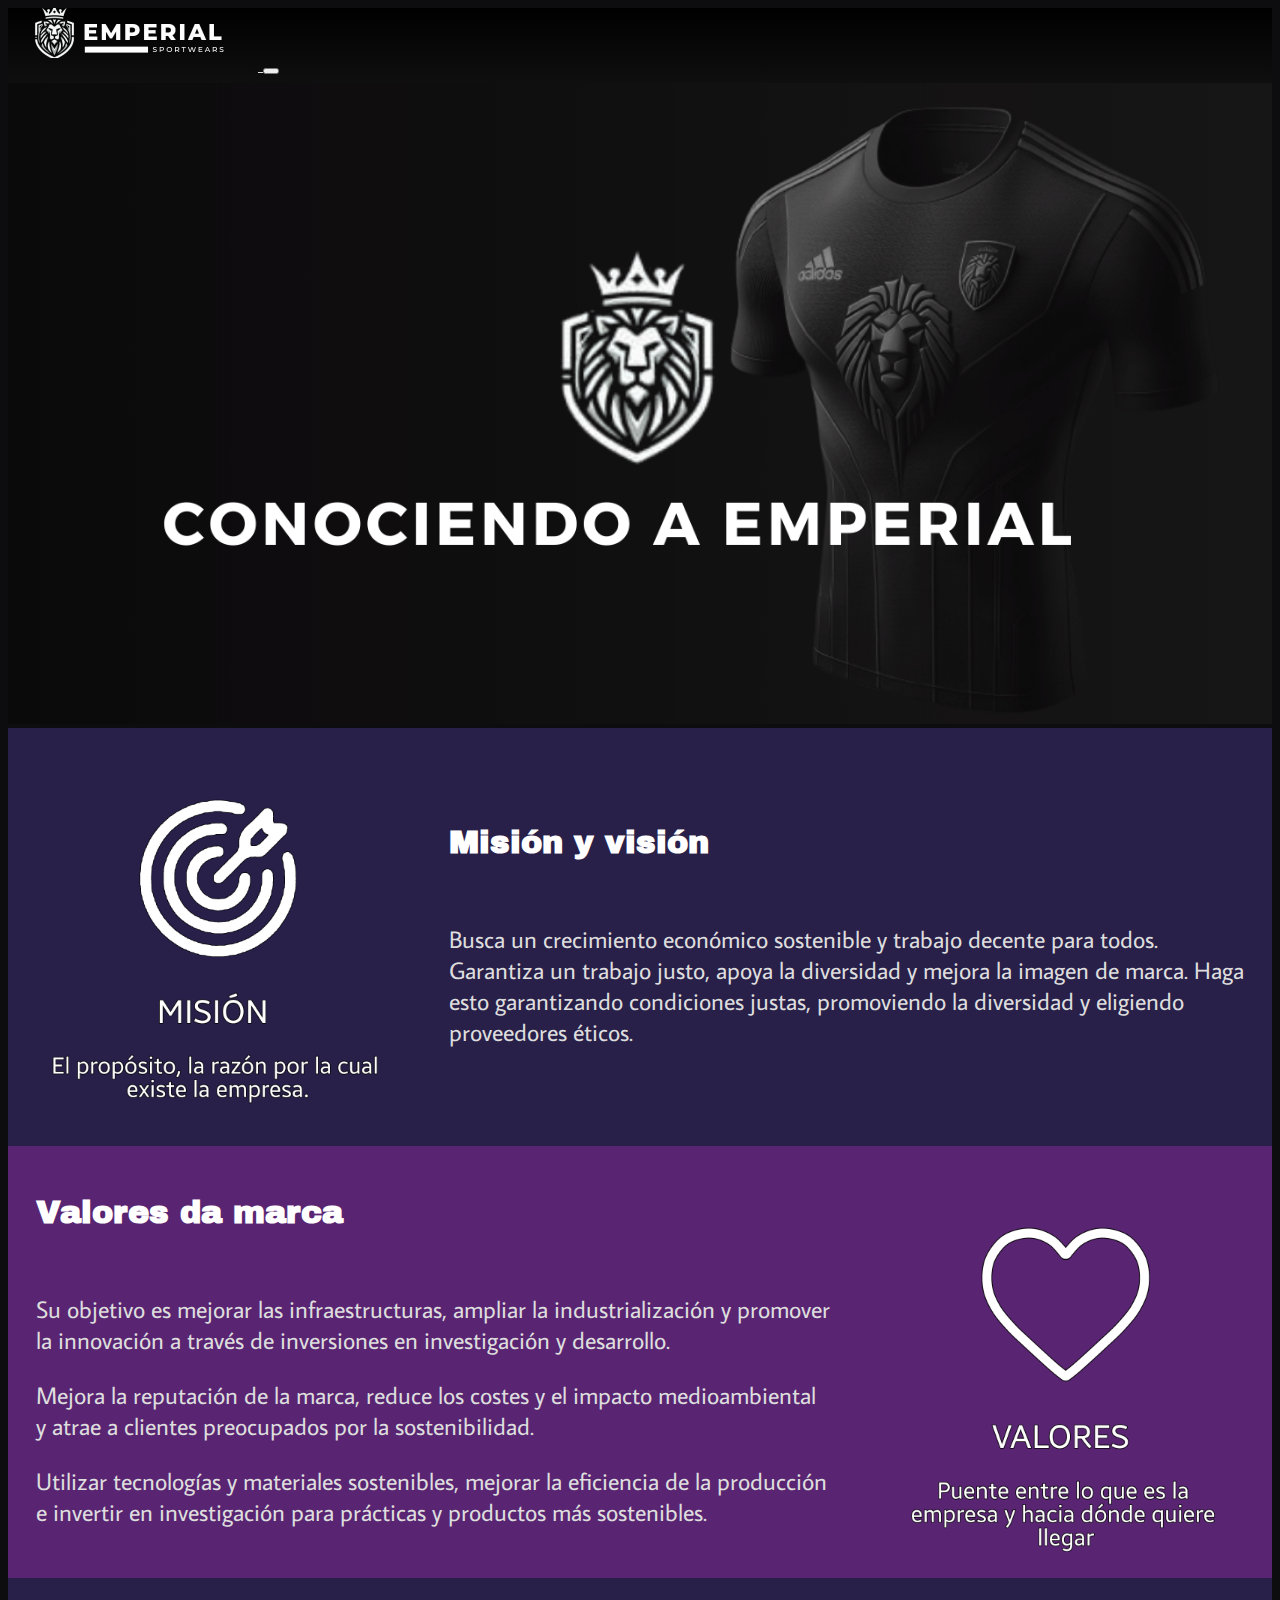
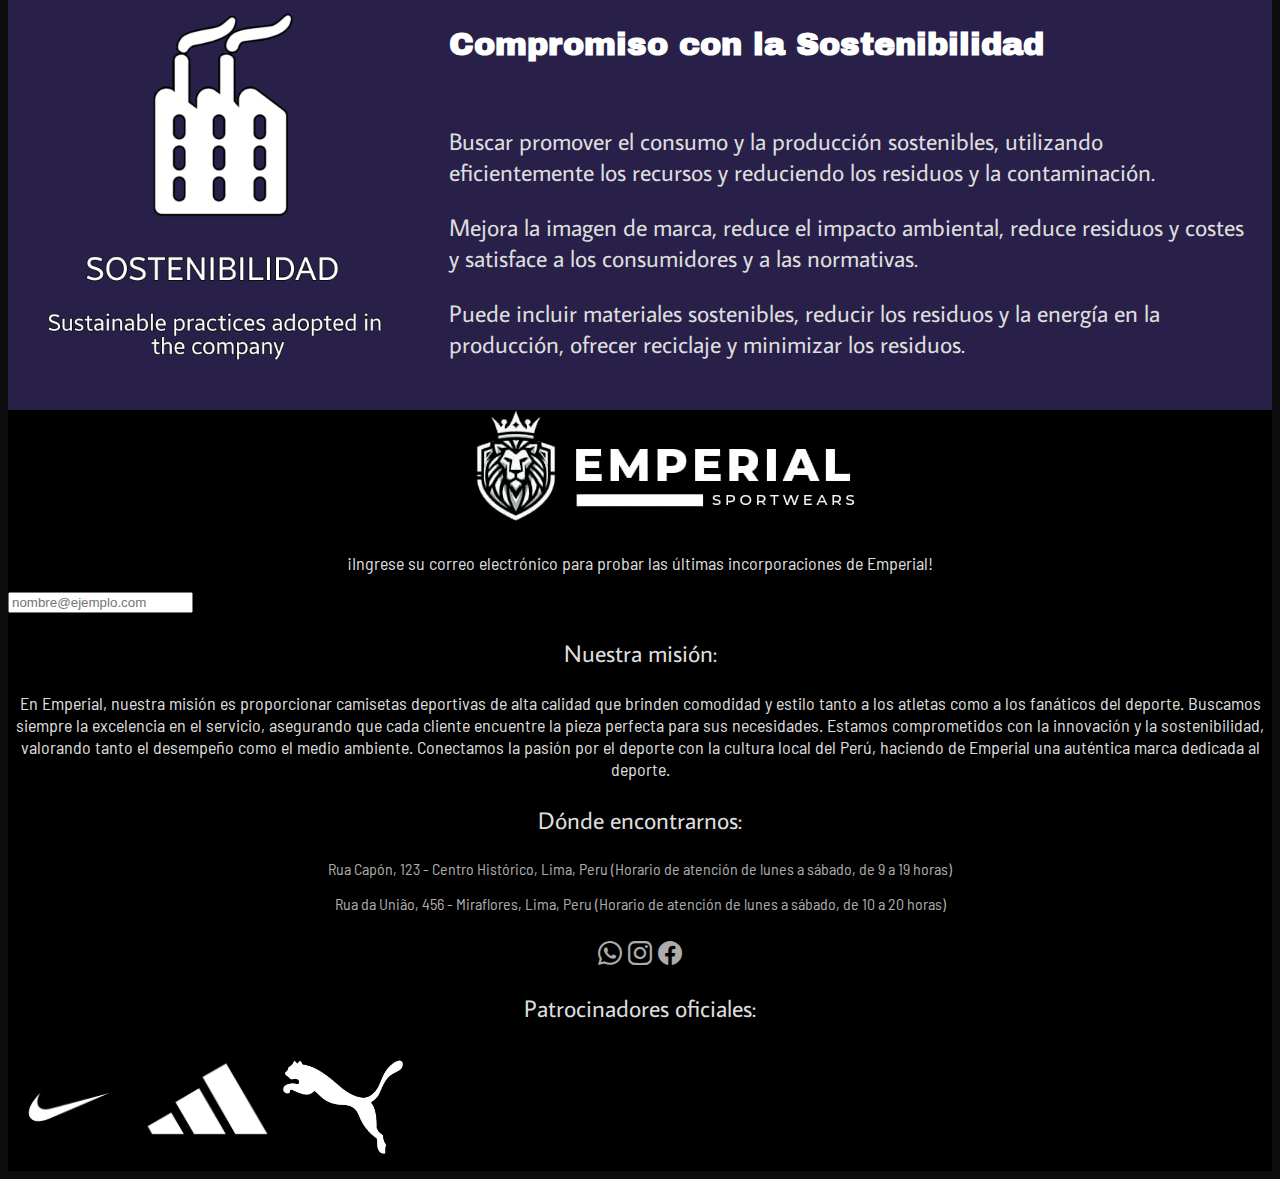
<file: sobrenos-esp.html>
<!doctype html>
<html lang="pt-br">
    <head>
        <title>Emperial - SportWears</title>
        <!-- Required meta tags -->
        <meta charset="utf-8" />
        <meta
            name="viewport"
            content="width=device-width, initial-scale=1, shrink-to-fit=no"
        />

        <!-- Bootstrap CSS v5.2.1 -->
        <link
            href="https://cdn.jsdelivr.net/npm/bootstrap@5.3.2/dist/css/bootstrap.min.css"
            rel="stylesheet"
            integrity="sha384-T3c6CoIi6uLrA9TneNEoa7RxnatzjcDSCmG1MXxSR1GAsXEV/Dwwykc2MPK8M2HN"
            crossorigin="anonymous"
        />
        
        <link rel="stylesheet" type="text/css" href="styles.css"/>

    </head>

    <body>
        <header>
            <!--Navbar-->

            <nav class="navbar navbar-dark navbar-expand-lg bg-body-tertiary" style="padding: 0%;">
                <div class="navbar-bg container-fluid" style="height: 75px;">

                  <!--Imagem-->
                  <a class="navbar-brand" href="#">
                      <img src="./img/Logo-removebg-preview.png" alt="Bootstrap" width="250" height="50" style="object-fit: cover; padding-bottom: 1%;">
                  </a>

                  <!--Navbar collapse-->
                  <button class="navbar-toggler" type="button" data-bs-toggle="collapse" data-bs-target="#navbarNavDropdown" aria-controls="navbarNavDropdown" aria-expanded="false" aria-label="Toggle navigation">
                    <span class="navbar-toggler-icon"></span>
                  </button>

                  <!--navbar buttons-->
                  <div class="collapse navbar-collapse" id="navbarNavDropdown">
                    <ul class="navbar-nav nav-fill w-100">
                      <li class="nav-item">
                        <a class="nav-link" href="index-esp.html">HOME</a>
                      </li>

                      <li class="nav-item align-middle" >
                        <a class="nav-link active" aria-current="page" href="./sobrenos-esp.html">SOBRE NOSOTROS</a>
                      </li>

                      <li class="nav-item" >
                        <a class="nav-link" href="premium-esp.html">PREMIUM</a>
                      </li>

                      <li class="nav-item" >
                        <a class="nav-link" href="time-esp.html">EQUIPO</a>
                      </li>

                      <li class="nav-item" >
                        <a class="nav-link" href="./polo-esp.html">POLO</a>
                      </li>

                      <li class="nav-item dropdown d-flex flex-column align-items-center">
                        <a class="nav-link dropdown-toggle" href="#" role="button" data-bs-toggle="dropdown" aria-expanded="false">
                          <img src="./img/Flag_of_Mexico.svg.png" alt="Bootstrap" width="100px" height="60px" style="object-fit: cover; padding: auto;">
                        </a>
                        <ul class="dropdown-menu" style="left: unset !important; margin-right: 7%;">
                          <li><a class="dropdown-item" href="./sobrenos-ing.html"> <img src="./img/Flag_of_the_United_States.png" width="100" height="60" style="object-fit: cover;"> </a></li>
                          <li><a class="dropdown-item" href="#"> <img src="./img/Flag_of_Mexico.svg.png" width="100" height="60" style="object-fit: cover;"> </a></li>
                          <li><a class="dropdown-item" href="./sobrenos.html"> <img src="./img/2-bandeira-do-brasil.webp" width="100" height="60" style="object-fit: cover;"> </a></li>
                        </ul>
                      </li>

                    </ul>
                  </div>

                </div>
              </nav>
              
        </header>

        <main>
          
          <img style="width: 100%" src="img/Conhecendo/conhecendo-esp.png">

          <div class="informacoesSobreNos">

            <table class="sobreNosItem1">

              <td> <img style="padding: 1vw; border-radius: 10%;" src="./img/Sobrenos/ESP_Missao.png"> </td>
              <td style="padding: 2vw; width: 100%;"> <h1> Misión y visión </h1> <br> <p class="fonte2"> Busca un crecimiento económico sostenible y trabajo decente para todos. <br> Garantiza un trabajo justo, apoya la diversidad y mejora la imagen de marca. Haga esto garantizando condiciones justas, promoviendo la diversidad y eligiendo proveedores éticos.</p> </td>

            </table>

            <table class="sobreNosItem2">

              <td style="padding: 2vw; width: 100%;"> <h1 > Valores da marca </h1> <br> <p class="fonte2"> Su objetivo es mejorar las infraestructuras, ampliar la industrialización y promover la innovación a través de inversiones en investigación y desarrollo. </p> <p class="fonte2"> Mejora la reputación de la marca, reduce los costes y el impacto medioambiental y atrae a clientes preocupados por la sostenibilidad. </p> <p class="fonte2">Utilizar tecnologías y materiales sostenibles, mejorar la eficiencia de la producción e invertir en investigación para prácticas y productos más sostenibles. </p> </td>
              <td> <img style="padding: 1vw; border-radius: 10%;" src="./img/Sobrenos/ESP_Valores.png"> </td>

            </table>

            <table class="sobreNosItem1">

              <td> <img style="padding: 1vw; border-radius: 10%;" src="./img/Sobrenos/ESP_Sustentabilidade.png"> </td>
              <td style="padding: 2vw; width: 100%;"> <h1> Compromiso con la Sostenibilidad </h1> <br> <p class="fonte2"> Buscar promover el consumo y la producción sostenibles, utilizando eficientemente los recursos y reduciendo los residuos y la contaminación. </p> <p class="fonte2">Mejora la imagen de marca, reduce el impacto ambiental, reduce residuos y costes y satisface a los consumidores y a las normativas. </p> <p class="fonte2">Puede incluir materiales sostenibles, reducir los residuos y la energía en la producción, ofrecer reciclaje y minimizar los residuos. </p> </td>

            </table>

          </div>

        </main>

        <footer>
          <div style="width: 100%; background-color: black;" class="container-fluid">
            <div class="justify-content-center" style="margin-left: 37%; margin-right: 37%; margin-bottom: 2%;">
              <img src="./img/Logo-removebg-preview - Copia.png" class="img-fluid mx-auto d-block">
            </div>
            <div class="row px-5">
              <div class="col">
                <p class="fonte3" style="text-align: center;">¡Ingrese su correo electrónico para probar las últimas incorporaciones de Emperial!</p>
              </div>
              <div class="col-sm-8 my-auto">
                <input type="email" class="form-control" id="exampleFormControlInput1" placeholder="nombre@ejemplo.com">
              </div>
            </div>
            <div class="row px-5" style="height: 100%;">
              <div class="col-sm-8">
                <p class="fonte2" style="text-align: center;">Nuestra misión:</p>
                <p class="fonte3" style="text-align: center;">En Emperial, nuestra misión es proporcionar camisetas deportivas de alta calidad que brinden comodidad y estilo tanto a los atletas como a los fanáticos del deporte.
                  Buscamos siempre la excelencia en el servicio, asegurando que cada cliente encuentre la pieza perfecta para sus necesidades.
                  Estamos comprometidos con la innovación y la sostenibilidad, valorando tanto el desempeño como el medio ambiente.
                  Conectamos la pasión por el deporte con la cultura local del Perú, haciendo de Emperial una auténtica marca dedicada al deporte.
                </p>
                <p class="fonte2" style="text-align: center;">Dónde encontrarnos:</p>
                <p class="fonte4" style="text-align: center;">Rua Capón, 123 - Centro Histórico, Lima, Peru
                  (Horario de atención de lunes a sábado, de 9 a 19 horas)
                </p>
                <p class="fonte4" style="text-align: center;">Rua da União, 456 - Miraflores, Lima, Peru
                  (Horario de atención de lunes a sábado, de 10 a 20 horas)
                </p>
                <p class="fonte2" style="text-align: center;"><i class="bi bi-whatsapp"></i> <i class="bi bi-instagram"></i> <i class="bi bi-facebook"></i></p>
              </div>
              <div class="col">
                <p class="fonte2" style="text-align: center;">Patrocinadores oficiales:</p>
                <div>
                  <img src="./img/Patrocinadores/Nike.png" class="img-fluid d-block mx-auto" style="height: 120px;">
                  <img src="./img/Patrocinadores/Adidas.jpg" class="img-fluid d-block mx-auto" style="height: 120px;">
                  <img src="./img/Patrocinadores/Puma.png" class="img-fluid d-block mx-auto" style="max-height: 120px;">
                </div>
              </div>
            </div>
          </div>
        </footer>
        <!-- Bootstrap JavaScript Libraries -->
        <script
            src="https://cdn.jsdelivr.net/npm/@popperjs/core@2.11.8/dist/umd/popper.min.js"
            integrity="sha384-I7E8VVD/ismYTF4hNIPjVp/Zjvgyol6VFvRkX/vR+Vc4jQkC+hVqc2pM8ODewa9r"
            crossorigin="anonymous"
        ></script>

        <script
            src="https://cdn.jsdelivr.net/npm/bootstrap@5.3.2/dist/js/bootstrap.min.js"
            integrity="sha384-BBtl+eGJRgqQAUMxJ7pMwbEyER4l1g+O15P+16Ep7Q9Q+zqX6gSbd85u4mG4QzX+"
            crossorigin="anonymous"
        ></script>
    </body>
</html>
</file>
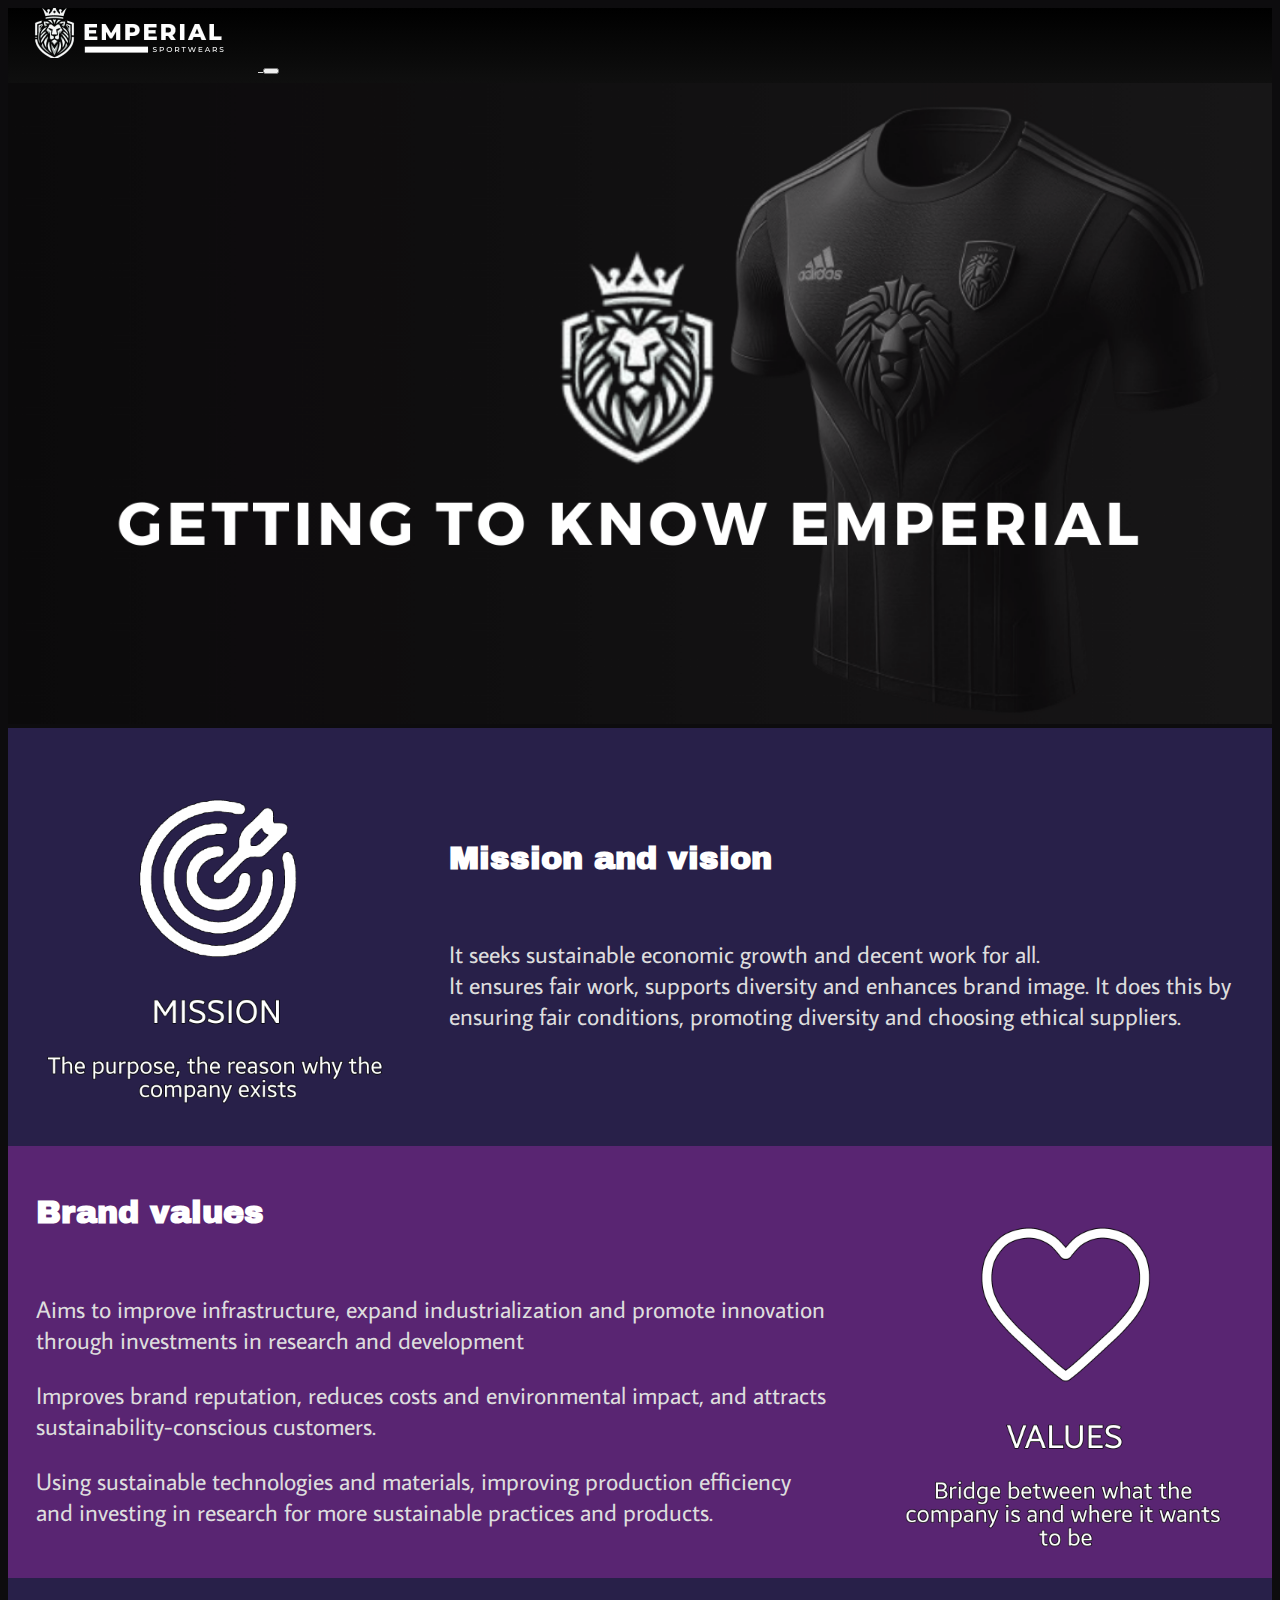
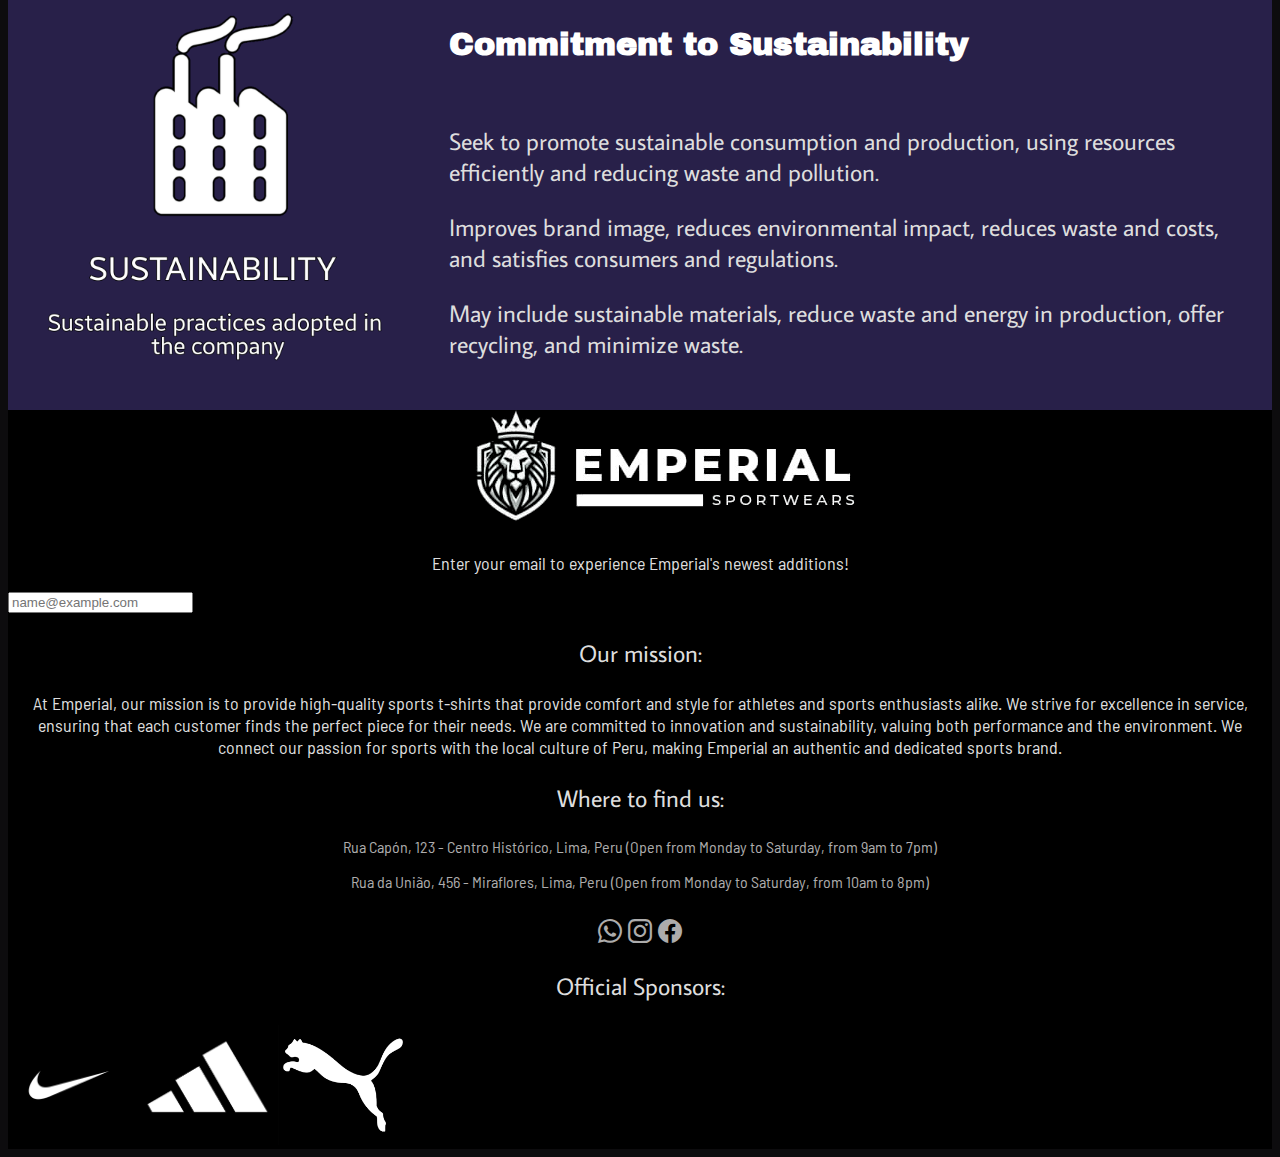
<file: sobrenos-ing.html>
<!doctype html>
<html lang="pt-br">
    <head>
        <title>Emperial - SportWears</title>
        <!-- Required meta tags -->
        <meta charset="utf-8" />
        <meta
            name="viewport"
            content="width=device-width, initial-scale=1, shrink-to-fit=no"
        />

        <!-- Bootstrap CSS v5.2.1 -->
        <link
            href="https://cdn.jsdelivr.net/npm/bootstrap@5.3.2/dist/css/bootstrap.min.css"
            rel="stylesheet"
            integrity="sha384-T3c6CoIi6uLrA9TneNEoa7RxnatzjcDSCmG1MXxSR1GAsXEV/Dwwykc2MPK8M2HN"
            crossorigin="anonymous"
        />
        
        <link rel="stylesheet" type="text/css" href="styles.css"/>

    </head>

    <body>
        <header>
            <!--Navbar-->

            <nav class="navbar navbar-dark navbar-expand-lg bg-body-tertiary" style="padding: 0%;">
                <div class="navbar-bg container-fluid" style="height: 75px;">

                  <!--Imagem-->
                  <a class="navbar-brand" href="#">
                      <img src="./img/Logo-removebg-preview.png" alt="Bootstrap" width="250" height="50" style="object-fit: cover; padding-bottom: 1%;">
                  </a>

                  <!--Navbar collapse-->
                  <button class="navbar-toggler" type="button" data-bs-toggle="collapse" data-bs-target="#navbarNavDropdown" aria-controls="navbarNavDropdown" aria-expanded="false" aria-label="Toggle navigation">
                    <span class="navbar-toggler-icon"></span>
                  </button>

                  <!--navbar buttons-->
                  <div class="collapse navbar-collapse" id="navbarNavDropdown">
                    <ul class="navbar-nav nav-fill w-100">
                      <li class="nav-item">
                        <a class="nav-link" href="index-ing.html">HOME</a>
                      </li>

                      <li class="nav-item align-middle" >
                        <a class="nav-link active" aria-current="page" href="./sobrenos-ing.html">ABOUT US</a>
                      </li>

                      <li class="nav-item" >
                        <a class="nav-link" href="premium-ing.html">PREMIUM</a>
                      </li>

                      <li class="nav-item" >
                        <a class="nav-link" href="time-ing.html">TIME</a>
                      </li>

                      <li class="nav-item" >
                        <a class="nav-link" href="./polo-ing.html">POLO</a>
                      </li>

                      <li class="nav-item dropdown d-flex flex-column align-items-center">
                        <a class="nav-link dropdown-toggle" href="#" role="button" data-bs-toggle="dropdown" aria-expanded="false">
                          <img src="./img/Flag_of_the_United_States.png" alt="Bootstrap" width="100px" height="60px" style="object-fit: cover; padding: auto;">
                        </a>
                        <ul class="dropdown-menu" style="left: unset !important; margin-right: 7%;">
                          <li><a class="dropdown-item" href="#"> <img src="./img/Flag_of_the_United_States.png" width="100" height="60" style="object-fit: cover;"> </a></li>
                          <li><a class="dropdown-item" href="./sobrenos-esp.html"> <img src="./img/Flag_of_Mexico.svg.png" width="100" height="60" style="object-fit: cover;"> </a></li>
                          <li><a class="dropdown-item" href="./sobrenos.html"> <img src="./img/2-bandeira-do-brasil.webp" width="100" height="60" style="object-fit: cover;"> </a></li>
                        </ul>
                      </li>

                    </ul>
                  </div>

                </div>
              </nav>
              
        </header>

        <main>
          
          <img style="width: 100%" src="img/Conhecendo/conhecendo-ing.png">

          <div class="informacoesSobreNos">

            <table class="sobreNosItem1">

              <td> <img style="padding: 1vw; border-radius: 10%;" src="./img/Sobrenos/ING_Missao.png"> </td>
              <td style="padding: 2vw; width: 100%;"> <h1> Mission and vision </h1> <br> <p class="fonte2"> It seeks sustainable economic growth and decent work for all. <br> It ensures fair work, supports diversity and enhances brand image. It does this by ensuring fair conditions, promoting diversity and choosing ethical suppliers.</p> </td>

            </table>

            <table class="sobreNosItem2">

              <td style="padding: 2vw; width: 100%;"> <h1 > Brand values </h1> <br> <p class="fonte2"> Aims to improve infrastructure, expand industrialization and promote innovation through investments in research and development </p> <p class="fonte2"> Improves brand reputation, reduces costs and environmental impact, and attracts sustainability-conscious customers. </p> <p class="fonte2"> Using sustainable technologies and materials, improving production efficiency and investing in research for more sustainable practices and products. </p> </td>
              <td> <img style="padding: 1vw; border-radius: 10%;" src="./img/Sobrenos/ING_Valores.png"> </td>

            </table>

            <table class="sobreNosItem1">

              <td> <img style="padding: 1vw; border-radius: 10%;" src="./img/Sobrenos/ING_Sustentabilidade.png"> </td>
              <td style="padding: 2vw; width: 100%;"> <h1> Commitment to Sustainability </h1> <br> <p class="fonte2"> Seek to promote sustainable consumption and production, using resources efficiently and reducing waste and pollution. </p> <p class="fonte2"> Improves brand image, reduces environmental impact, reduces waste and costs, and satisfies consumers and regulations. </p> <p class="fonte2"> May include sustainable materials, reduce waste and energy in production, offer recycling, and minimize waste. </p> </td>

            </table>

          </div>

        </main>

        <footer>
          <div style="width: 100%; background-color: black;" class="container-fluid">
            <div class="justify-content-center" style="margin-left: 37%; margin-right: 37%; margin-bottom: 2%;">
              <img src="./img/Logo-removebg-preview - Copia.png" class="img-fluid mx-auto d-block">
            </div>
            <div class="row px-5">
              <div class="col">
                <p class="fonte3" style="text-align: center;">Enter your email to experience Emperial's newest additions!</p>
              </div>
              <div class="col-sm-8 my-auto">
                <input type="email" class="form-control" id="exampleFormControlInput1" placeholder="name@example.com">
              </div>
            </div>
            <div class="row px-5" style="height: 100%;">
              <div class="col-sm-8">
                <p class="fonte2" style="text-align: center;">Our mission:</p>
                <p class="fonte3" style="text-align: center;">At Emperial, our mission is to provide high-quality sports t-shirts that provide comfort and style for athletes and sports enthusiasts alike.
                  We strive for excellence in service, ensuring that each customer finds the perfect piece for their needs.
                  We are committed to innovation and sustainability, valuing both performance and the environment.
                  We connect our passion for sports with the local culture of Peru, making Emperial an authentic and dedicated sports brand.
                </p>
                <p class="fonte2" style="text-align: center;">Where to find us:</p>
                <p class="fonte4" style="text-align: center;">Rua Capón, 123 - Centro Histórico, Lima, Peru
                  (Open from Monday to Saturday, from 9am to 7pm)
                </p>
                <p class="fonte4" style="text-align: center;">Rua da União, 456 - Miraflores, Lima, Peru
                  (Open from Monday to Saturday, from 10am to 8pm)
                </p>
                <p class="fonte2" style="text-align: center;"><i class="bi bi-whatsapp"></i> <i class="bi bi-instagram"></i> <i class="bi bi-facebook"></i></p>
              </div>
              <div class="col">
                <p class="fonte2" style="text-align: center;">Official Sponsors:</p>
                <div>
                  <img src="./img/Patrocinadores/Nike.png" class="img-fluid d-block mx-auto" style="height: 120px;">
                  <img src="./img/Patrocinadores/Adidas.jpg" class="img-fluid d-block mx-auto" style="height: 120px;">
                  <img src="./img/Patrocinadores/Puma.png" class="img-fluid d-block mx-auto" style="max-height: 120px;">
                </div>
              </div>
            </div>
          </div>
        </footer>
        <!-- Bootstrap JavaScript Libraries -->
        <script
            src="https://cdn.jsdelivr.net/npm/@popperjs/core@2.11.8/dist/umd/popper.min.js"
            integrity="sha384-I7E8VVD/ismYTF4hNIPjVp/Zjvgyol6VFvRkX/vR+Vc4jQkC+hVqc2pM8ODewa9r"
            crossorigin="anonymous"
        ></script>

        <script
            src="https://cdn.jsdelivr.net/npm/bootstrap@5.3.2/dist/js/bootstrap.min.js"
            integrity="sha384-BBtl+eGJRgqQAUMxJ7pMwbEyER4l1g+O15P+16Ep7Q9Q+zqX6gSbd85u4mG4QzX+"
            crossorigin="anonymous"
        ></script>
    </body>
</html>
</file>
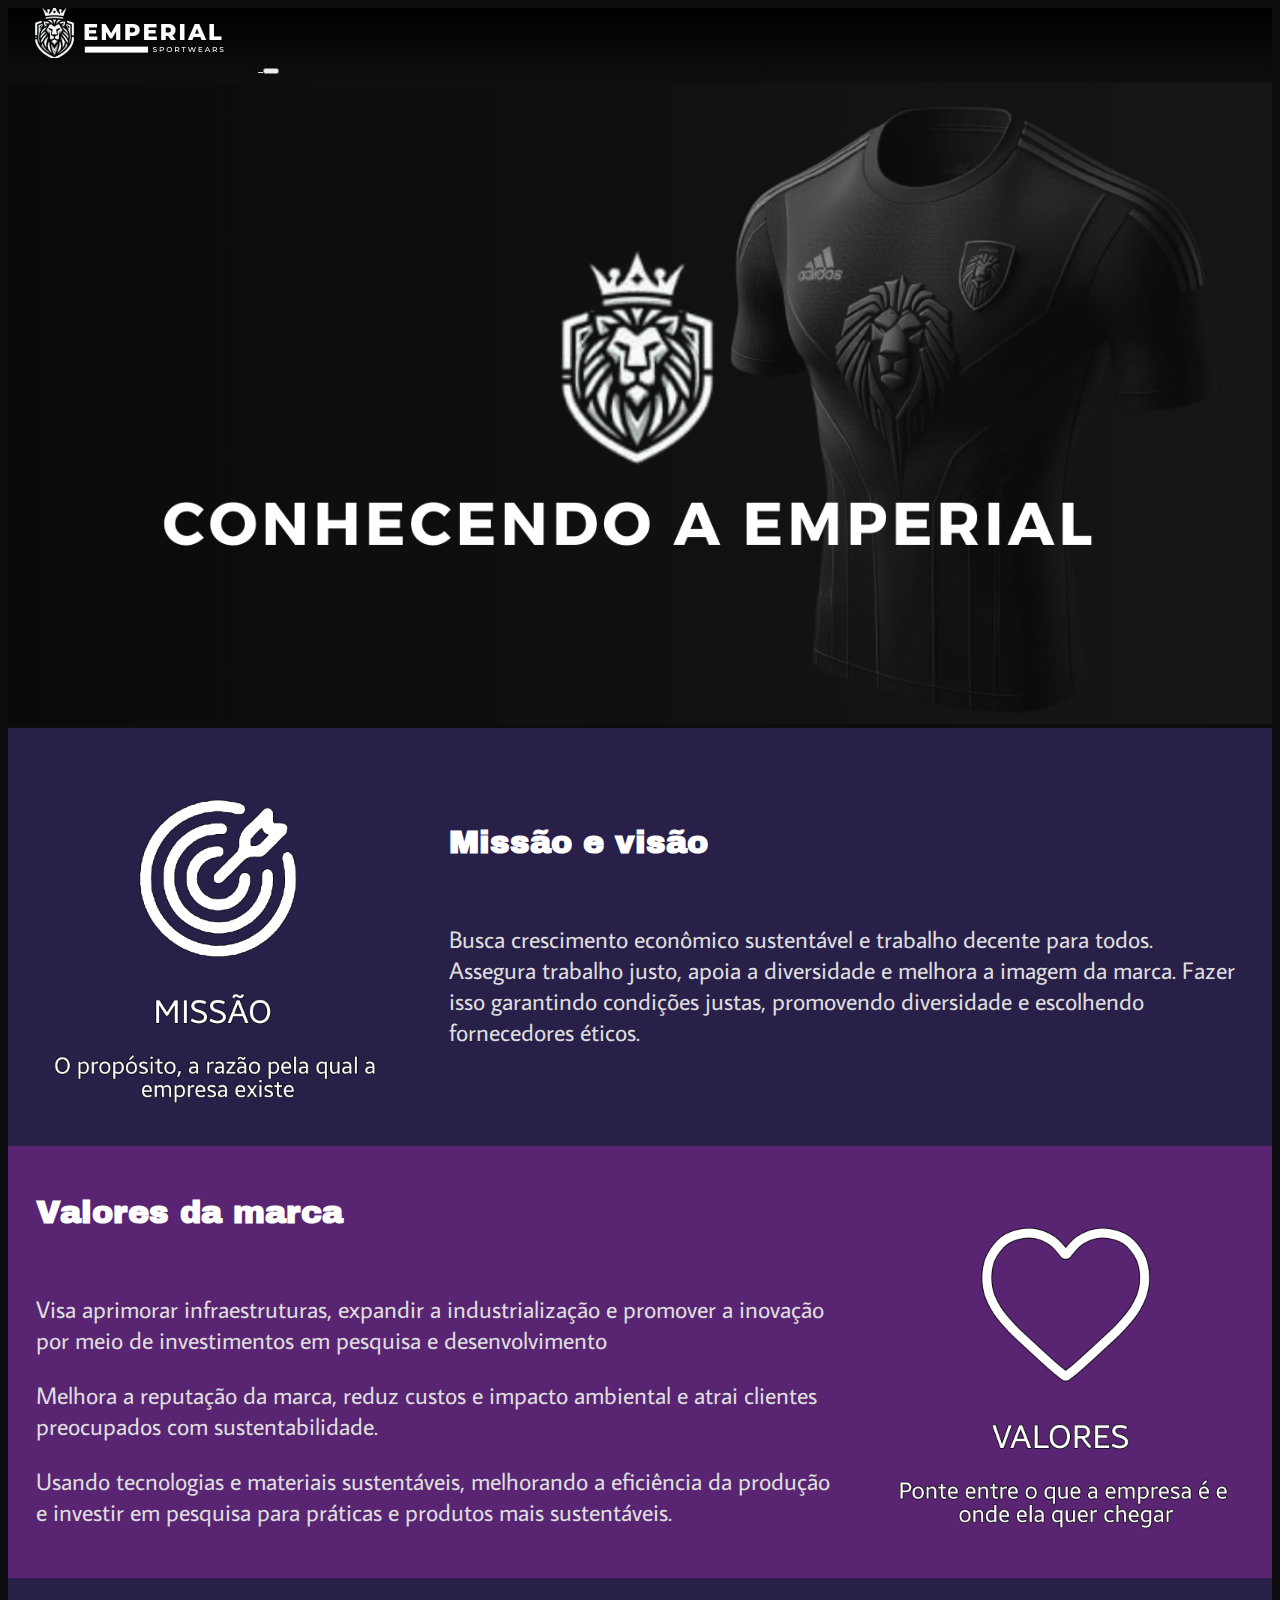
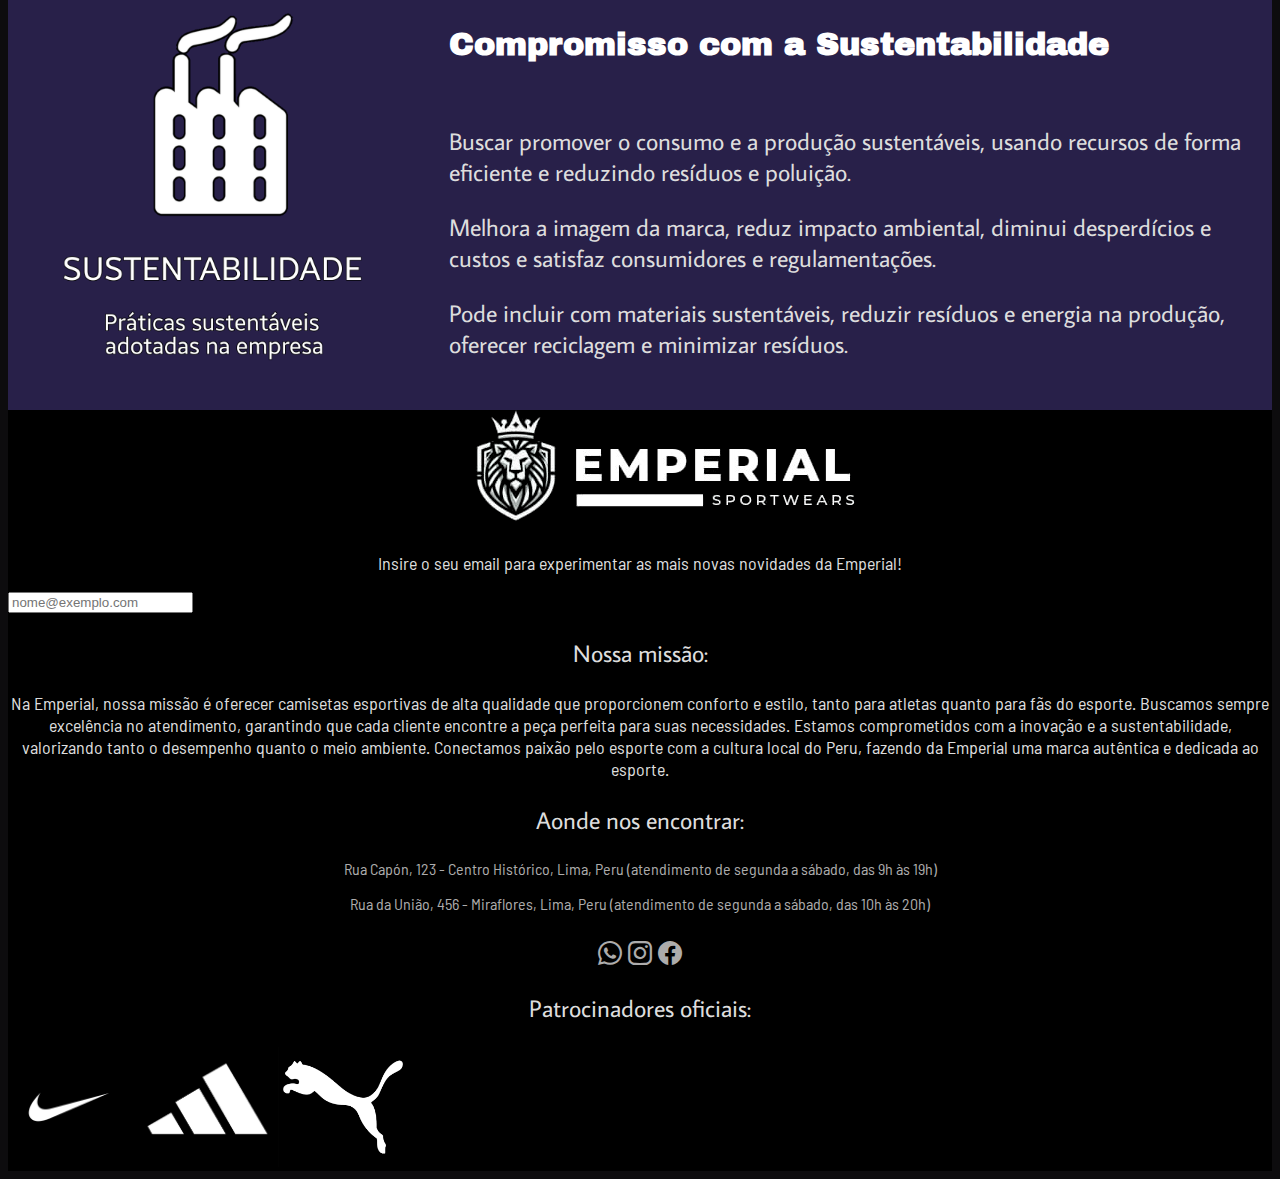
<file: sobrenos.html>
<!doctype html>
<html lang="pt-br">
    <head>
        <title>Emperial - SportWears</title>
        <!-- Required meta tags -->
        <meta charset="utf-8" />
        <meta
            name="viewport"
            content="width=device-width, initial-scale=1, shrink-to-fit=no"
        />

        <!-- Bootstrap CSS v5.2.1 -->
        <link
            href="https://cdn.jsdelivr.net/npm/bootstrap@5.3.2/dist/css/bootstrap.min.css"
            rel="stylesheet"
            integrity="sha384-T3c6CoIi6uLrA9TneNEoa7RxnatzjcDSCmG1MXxSR1GAsXEV/Dwwykc2MPK8M2HN"
            crossorigin="anonymous"
        />
        
        <link rel="stylesheet" type="text/css" href="styles.css"/>

    </head>

    <body>
        <header>
            <!--Navbar-->

            <nav class="navbar navbar-dark navbar-expand-lg bg-body-tertiary" style="padding: 0%;">
                <div class="navbar-bg container-fluid" style="height: 75px;">

                  <!--Imagem-->
                  <a class="navbar-brand" href="#">
                      <img src="./img/Logo-removebg-preview.png" alt="Bootstrap" width="250" height="50" style="object-fit: cover; padding-bottom: 1%;">
                  </a>

                  <!--Navbar collapse-->
                  <button class="navbar-toggler" type="button" data-bs-toggle="collapse" data-bs-target="#navbarNavDropdown" aria-controls="navbarNavDropdown" aria-expanded="false" aria-label="Toggle navigation">
                    <span class="navbar-toggler-icon"></span>
                  </button>

                  <!--navbar buttons-->
                  <div class="collapse navbar-collapse" id="navbarNavDropdown">
                    <ul class="navbar-nav nav-fill w-100">
                      <li class="nav-item">
                        <a class="nav-link" href="index.html">HOME</a>
                      </li>

                      <li class="nav-item align-middle" >
                        <a class="nav-link active" aria-current="page" href="./sobrenos.html">SOBRE NÓS</a>
                      </li>

                      <li class="nav-item" >
                        <a class="nav-link" href="premium.html">PREMIUM</a>
                      </li>

                      <li class="nav-item" >
                        <a class="nav-link" href="time.html">TIME</a>
                      </li>

                      <li class="nav-item" >
                        <a class="nav-link" href="./polo.html">POLO</a>
                      </li>

                      <li class="nav-item dropdown d-flex flex-column align-items-center">
                        <a class="nav-link dropdown-toggle" href="#" role="button" data-bs-toggle="dropdown" aria-expanded="false">
                          <img src="./img/2-bandeira-do-brasil.webp" alt="Bootstrap" width="100px" height="60px" style="object-fit: cover; padding: auto;">
                        </a>
                        <ul class="dropdown-menu" style="left: unset !important; margin-right: 7%;">
                          <li><a class="dropdown-item" href="./sobrenos-ing.html"> <img src="./img/Flag_of_the_United_States.png" width="100" height="60" style="object-fit: cover;"> </a></li>
                          <li><a class="dropdown-item" href="./sobrenos-esp.html"> <img src="./img/Flag_of_Mexico.svg.png" width="100" height="60" style="object-fit: cover;"> </a></li>
                          <li><a class="dropdown-item" href="#"> <img src="./img/2-bandeira-do-brasil.webp" width="100" height="60" style="object-fit: cover;"> </a></li>
                        </ul>
                      </li>

                    </ul>
                  </div>

                </div>
              </nav>
              
        </header>

        <main>
          
          <img style="width: 100%" src="img/Conhecendo/conhecendo.png">

          <div class="informacoesSobreNos">

            <table class="sobreNosItem1">

              <td> <img style=" padding: 1vw; border-radius: 10%;" src="./img/Sobrenos/BR_Missao.png"> </td>
              <td style="padding: 2vw; width: 100%;"> <h1> Missão e visão </h1> <br> <p class="fonte2"> Busca crescimento econômico sustentável e trabalho decente para todos. <br> Assegura trabalho justo, apoia a diversidade e melhora a imagem da marca. Fazer isso garantindo condições justas, promovendo diversidade e escolhendo fornecedores éticos.</p> </td>

            </table>

            <table class="sobreNosItem2">

              <td style="padding: 2vw; width: 100%;"> <h1 > Valores da marca </h1> <br> <p class="fonte2"> Visa aprimorar infraestruturas, expandir a industrialização e promover a inovação por meio de investimentos em pesquisa e desenvolvimento </p> <p class="fonte2"> Melhora a reputação da marca, reduz custos e impacto ambiental e atrai clientes preocupados com sustentabilidade. </p> <p class="fonte2"> Usando tecnologias e materiais sustentáveis, melhorando a eficiência da produção e investir em pesquisa para práticas e produtos mais sustentáveis. </p> </td>
              <td> <img style="padding: 1vw; border-radius: 10%;" src="./img/Sobrenos/BR_Valores.png"> </td>

            </table>

            <table class="sobreNosItem1">

              <td> <img style="padding: 1vw; border-radius: 10%;" src="./img/Sobrenos/BR_Sustentabilidade.png"> </td>
              <td style="padding: 2vw; width: 100%;"> <h1> Compromisso com a Sustentabilidade </h1> <br> <p class="fonte2"> Buscar promover o consumo e a produção sustentáveis, usando recursos de forma eficiente e reduzindo resíduos e poluição. </p> <p class="fonte2"> Melhora a imagem da marca, reduz impacto ambiental, diminui desperdícios e custos e satisfaz consumidores e regulamentações. </p> <p class="fonte2"> Pode incluir com materiais sustentáveis, reduzir resíduos e energia na produção, oferecer reciclagem e minimizar resíduos. </p> </td>

            </table>

          </div>

        </main>

        <footer>
          <div style="width: 100%; background-color: black;" class="container-fluid">
            <div class="justify-content-center" style="margin-left: 37%; margin-right: 37%; margin-bottom: 2%;">
              <img src="./img/Logo-removebg-preview - Copia.png" class="img-fluid mx-auto d-block">
            </div>
            <div class="row px-5">
              <div class="col">
                <p class="fonte3" style="text-align: center;">Insire o seu email para experimentar as mais novas novidades da Emperial!</p>
              </div>
              <div class="col-sm-8 my-auto">
                <input type="email" class="form-control" id="exampleFormControlInput1" placeholder="nome@exemplo.com">
              </div>
            </div>
            <div class="row px-5" style="height: 100%;">
              <div class="col-sm-8">
                <p class="fonte2" style="text-align: center;">Nossa missão:</p>
                <p class="fonte3" style="text-align: center;">Na Emperial, nossa missão é oferecer camisetas esportivas de alta qualidade que proporcionem conforto e estilo, tanto para atletas quanto para fãs do esporte.
                  Buscamos sempre excelência no atendimento, garantindo que cada cliente encontre a peça perfeita para suas necessidades.
                  Estamos comprometidos com a inovação e a sustentabilidade, valorizando tanto o desempenho quanto o meio ambiente.
                  Conectamos paixão pelo esporte com a cultura local do Peru, fazendo da Emperial uma marca autêntica e dedicada ao esporte.
                </p>
                <p class="fonte2" style="text-align: center;">Aonde nos encontrar:</p>
                <p class="fonte4" style="text-align: center;">Rua Capón, 123 - Centro Histórico, Lima, Peru
                  (atendimento de segunda a sábado, das 9h às 19h)
                </p>
                <p class="fonte4" style="text-align: center;">Rua da União, 456 - Miraflores, Lima, Peru
                  (atendimento de segunda a sábado, das 10h às 20h)
                </p>
                <p class="fonte2" style="text-align: center;"><i class="bi bi-whatsapp"></i> <i class="bi bi-instagram"></i> <i class="bi bi-facebook"></i></p>
              </div>
              <div class="col">
                <p class="fonte2" style="text-align: center;">Patrocinadores oficiais:</p>
                <div>
                  <img src="./img/Patrocinadores/Nike.png" class="img-fluid d-block mx-auto" style="height: 120px;">
                  <img src="./img/Patrocinadores/Adidas.jpg" class="img-fluid d-block mx-auto" style="height: 120px;">
                  <img src="./img/Patrocinadores/Puma.png" class="img-fluid d-block mx-auto" style="max-height: 120px;">
                </div>
              </div>
            </div>
          </div>
        </footer>
        <!-- Bootstrap JavaScript Libraries -->
        <script
            src="https://cdn.jsdelivr.net/npm/@popperjs/core@2.11.8/dist/umd/popper.min.js"
            integrity="sha384-I7E8VVD/ismYTF4hNIPjVp/Zjvgyol6VFvRkX/vR+Vc4jQkC+hVqc2pM8ODewa9r"
            crossorigin="anonymous"
        ></script>

        <script
            src="https://cdn.jsdelivr.net/npm/bootstrap@5.3.2/dist/js/bootstrap.min.js"
            integrity="sha384-BBtl+eGJRgqQAUMxJ7pMwbEyER4l1g+O15P+16Ep7Q9Q+zqX6gSbd85u4mG4QzX+"
            crossorigin="anonymous"
        ></script>
    </body>
</html>
</file>
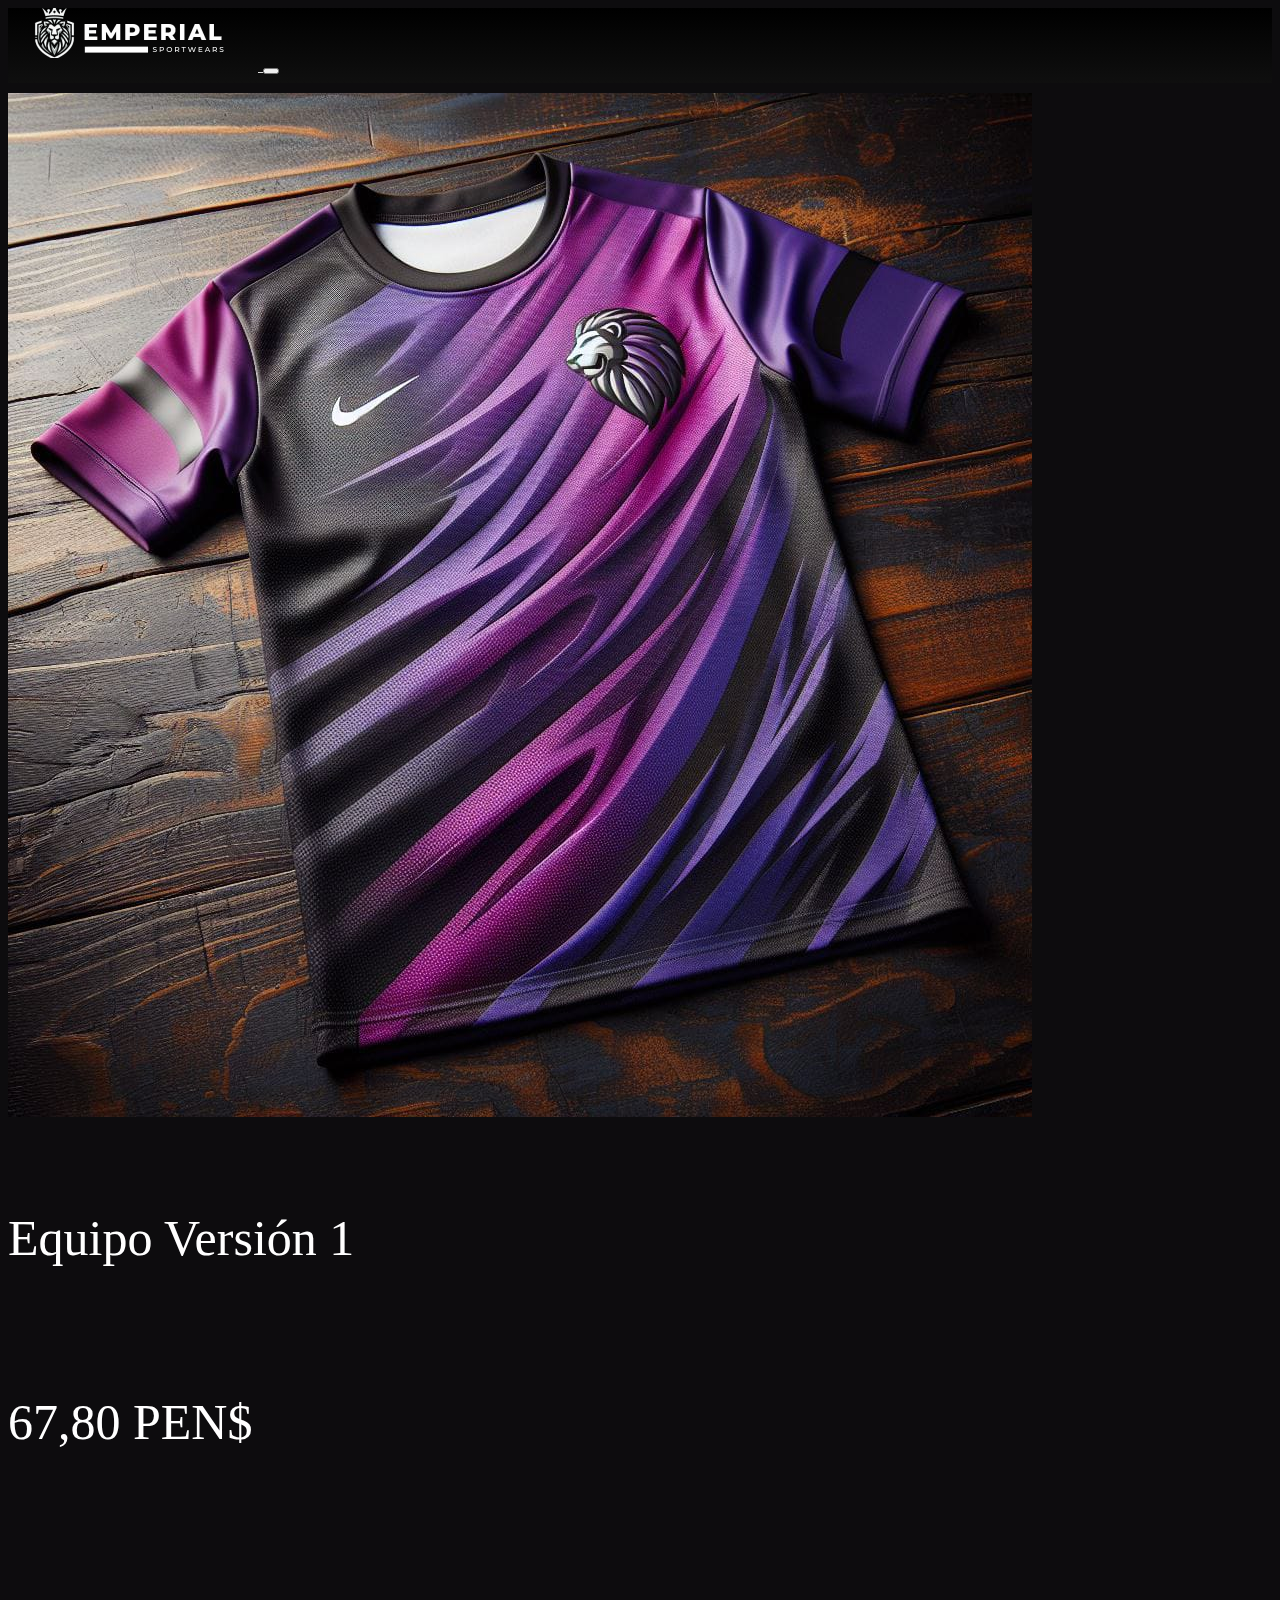
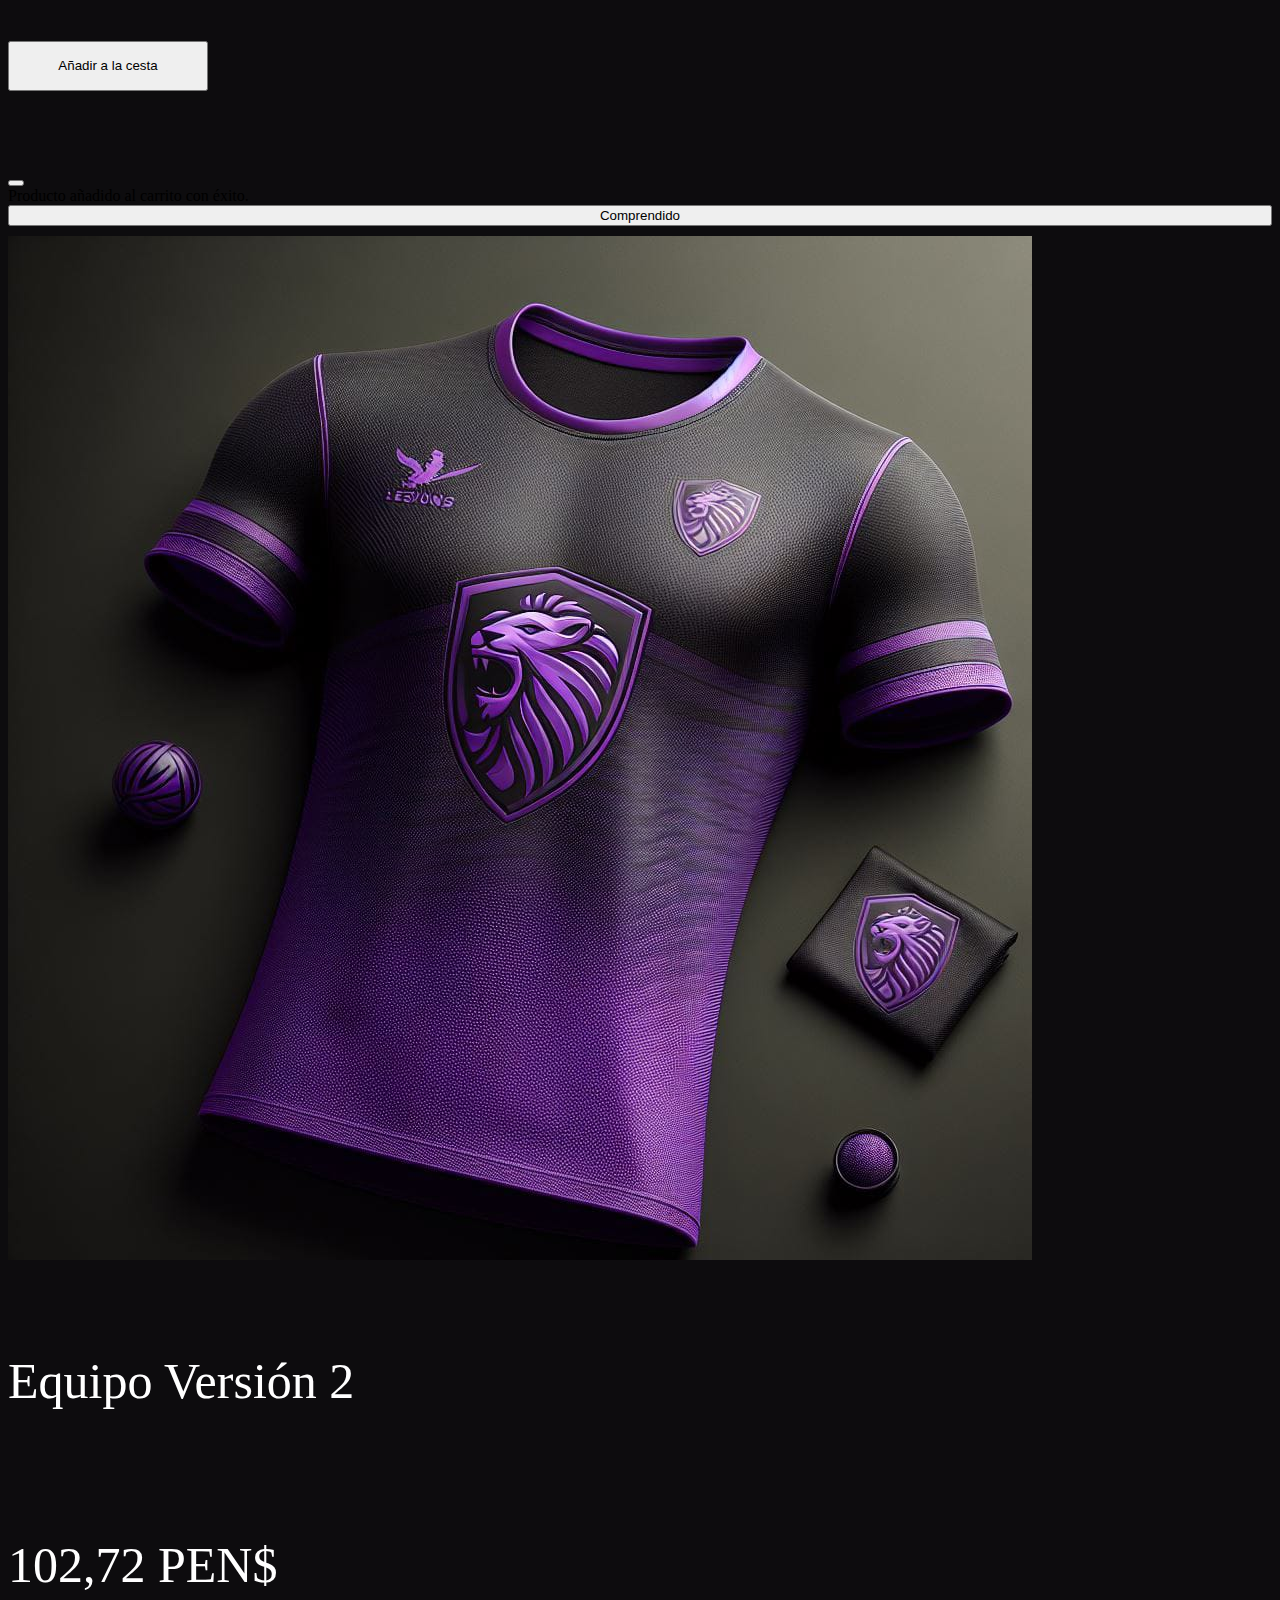
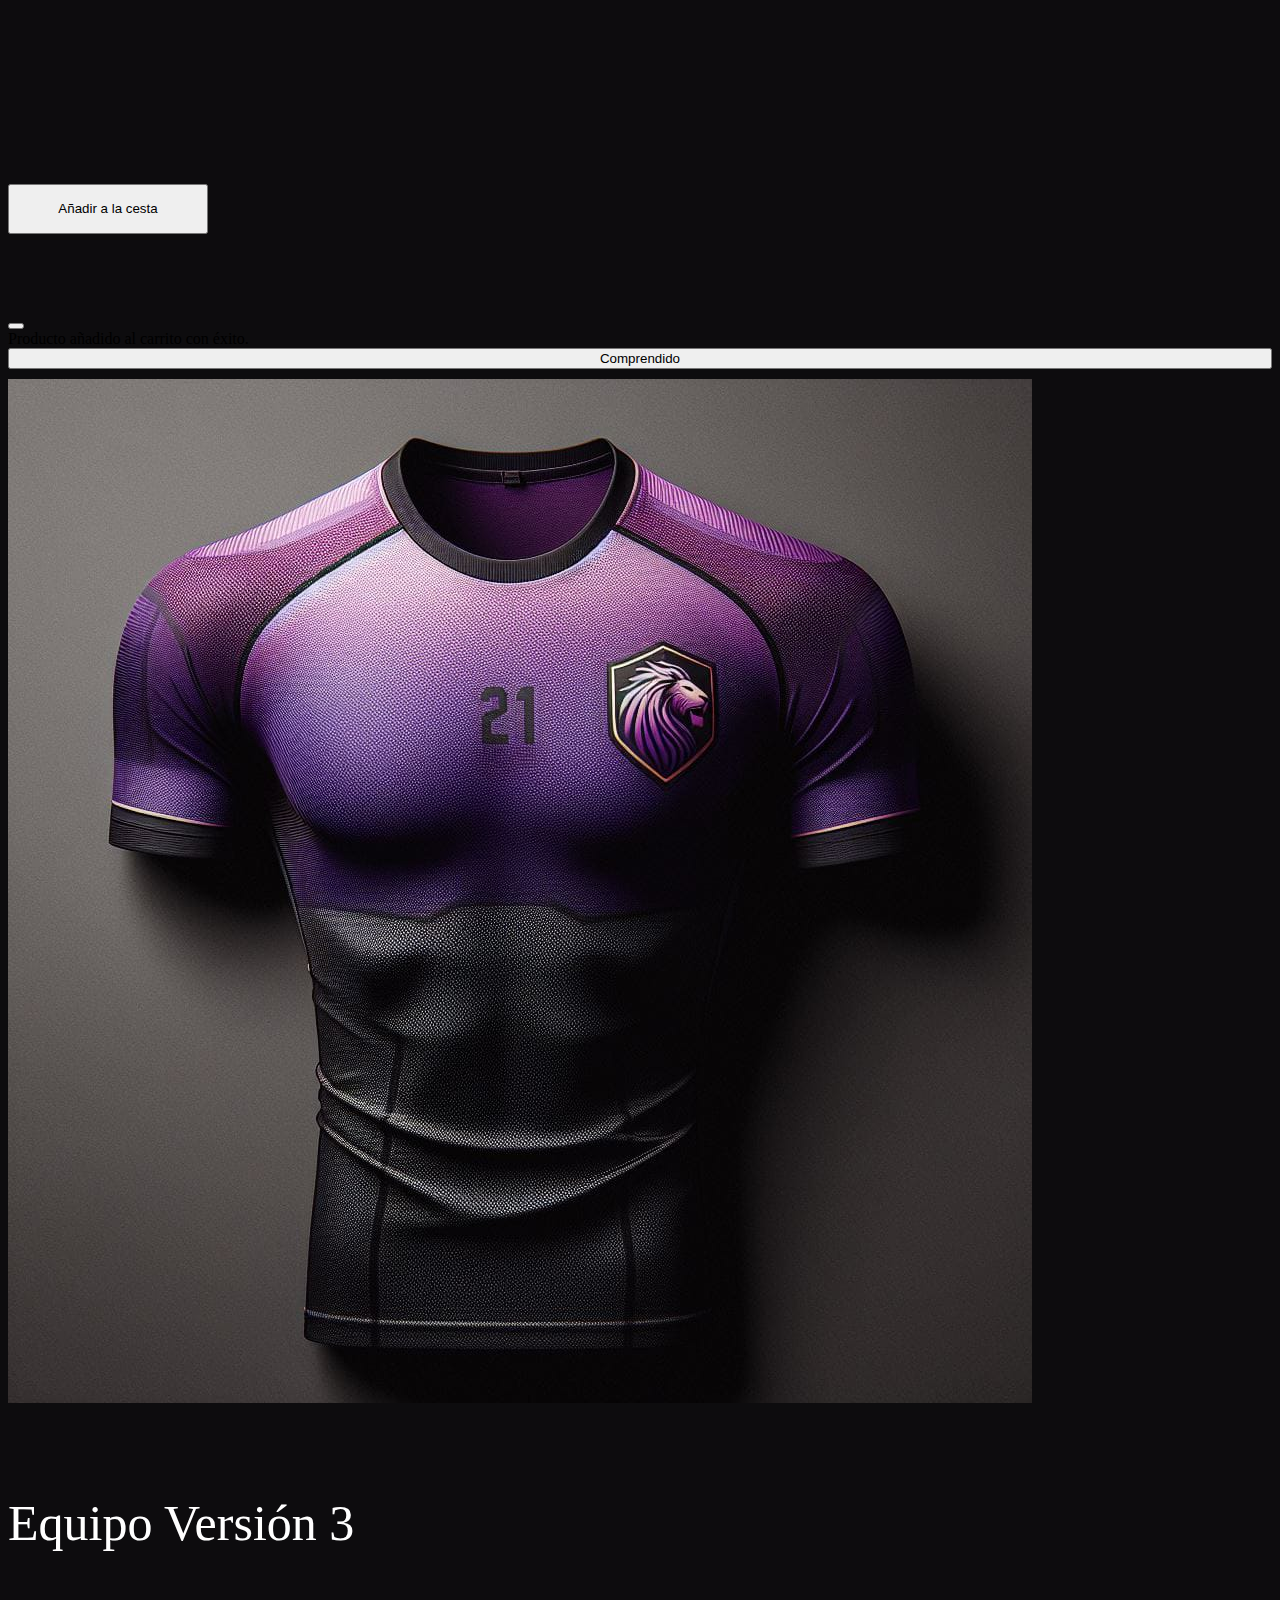
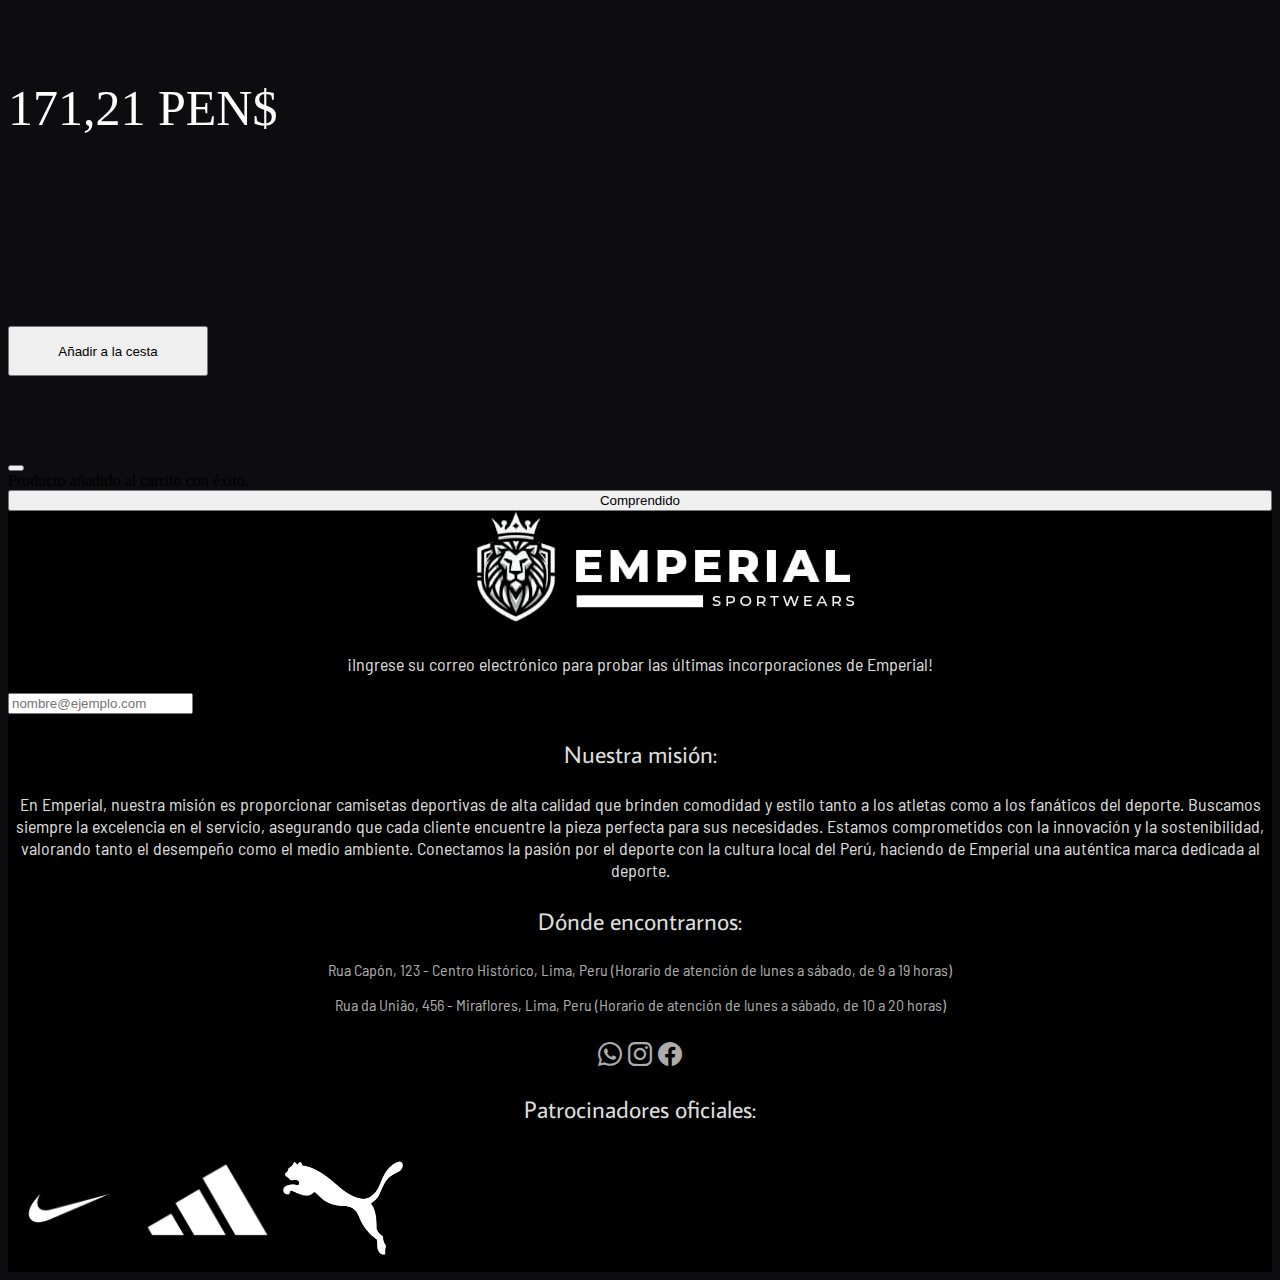
<file: time-esp.html>
<!doctype html>
<html lang="pt-br">

<head>
  <title>Time</title>
  <!-- Required meta tags -->
  <meta charset="utf-8" />
  <meta name="viewport" content="width=device-width, initial-scale=1, shrink-to-fit=no" />

  <!-- Bootstrap CSS v5.2.1 -->
  <link href="https://cdn.jsdelivr.net/npm/bootstrap@5.3.2/dist/css/bootstrap.min.css" rel="stylesheet"
    integrity="sha384-T3c6CoIi6uLrA9TneNEoa7RxnatzjcDSCmG1MXxSR1GAsXEV/Dwwykc2MPK8M2HN" crossorigin="anonymous" />

  <link rel="stylesheet" type="text/css" href="styles.css" />

  <link rel="preconnect" href="https://fonts.googleapis.com">


</head>

<body>
  <header>
    <!--Navbar-->

    <nav class="navbar navbar-dark navbar-expand-lg bg-body-tertiary" style="padding: 0%;">
      <div class="navbar-bg container-fluid" style="height: 75px;">

        <!--Imagem-->
        <a class="navbar-brand" href="index.html">
          <img src="./img/Logo-removebg-preview.png" alt="Bootstrap" width="250" height="50"
            style="object-fit: cover; padding-bottom: 1%;">
        </a>

        <!--Navbar collapse-->
        <button class="navbar-toggler" type="button" data-bs-toggle="collapse" data-bs-target="#navbarNavDropdown"
          aria-controls="navbarNavDropdown" aria-expanded="false" aria-label="Toggle navigation">
          <span class="navbar-toggler-icon"></span>
        </button>

        <!--navbar buttons-->
        <div class="collapse navbar-collapse" id="navbarNavDropdown">
          <ul class="navbar-nav nav-fill w-100">
            <li class="nav-item">
              <a class="nav-link" href="index-esp.html">HOME</a>
            </li>

            <li class="nav-item align-middle">
              <a class="nav-link" href="./sobrenos-esp.html">SOBRE NOSOTROS</a>
            </li>

            <li class="nav-item">
              <a class="nav-link" href="premium-esp.html">PREMIUM</a>
            </li>

            <li class="nav-item">
              <a class="nav-link active" aria-current="page" href="time-esp.html">EQUIPO</a>
            </li>

            <li class="nav-item">
              <a class="nav-link" href="./polo-esp.html">POLO</a>
            </li>

            <li class="nav-item dropdown d-flex flex-column align-items-center">
              <a class="nav-link dropdown-toggle" href="#" role="button" data-bs-toggle="dropdown"
                aria-expanded="false">
                <img src="./img/Flag_of_Mexico.svg.png" alt="Bootstrap" width="100px" height="60px"
                  style="object-fit: cover; padding: auto;">
              </a>
              <ul class="dropdown-menu" style="left: unset !important; margin-right: 7%;">
                <li><a class="dropdown-item" href="./time-ing.html"> <img src="./img/Flag_of_the_United_States.png"
                      width="100" height="60" style="object-fit: cover;"> </a></li>
                <li><a class="dropdown-item" href="#"> <img src="./img/Flag_of_Mexico.svg.png" width="100" height="60"
                      style="object-fit: cover;"> </a></li>
                <li><a class="dropdown-item" href="./time.html"> <img src="./img/2-bandeira-do-brasil.webp" width="100"
                      height="60" style="object-fit: cover;"> </a></li>
              </ul>
            </li>

          </ul>
        </div>

      </div>
    </nav>

  </header>
  <main>

    <div class="container text-center">
      <div class="row compras">
        <div class="col-sm">
          <img src="./img/Patrocinio.jpg" class="img-fluid" style="margin-top: 10px; margin-bottom: 50px;">
        </div>
        <div class="col">
          <div class="col" style="font-size: 50px; color: white; margin-top: 3%;">
            Equipo Versión 1
          </div>
          <div class="col" style="font-size: 50px; color: white;  margin-top: 10%;">
            67,80 PEN$
          </div>
          <div class="col">
            <!-- Button trigger modal -->
            <button type="button" class="btn btn-primary" data-bs-toggle="modal" data-bs-target="#staticBackdrop"
              style="margin-top: 15%; width: 200px; height: 50px;">
              Añadir a la cesta
            </button>

            <!-- Modal -->
            <div class="modal fade" id="staticBackdrop" data-bs-backdrop="static" data-bs-keyboard="false" tabindex="-1"
              aria-labelledby="staticBackdropLabel" aria-hidden="true">
              <div class="modal-dialog">
                <div class="modal-content">
                  <div class="modal-header">
                    <h1 class="modal-title fs-5" id="staticBackdropLabel">Felicidades</h1>
                    <button type="button" class="btn-close" data-bs-dismiss="modal" aria-label="Close"></button>
                  </div>
                  <div class="modal-body">
                    Producto añadido al carrito con éxito.
                  </div>
                  <div class="modal-footer">
                    <button type="button" class="btn btn-secondary" data-bs-dismiss="modal">Comprendido</button>
                  </div>
                </div>
              </div>
            </div>
          </div>
        </div>
      </div>
    </div>
    </div>

    <div class="container text-center">
      <div class="row compras">
        <div class="col-sm">
          <img src="./img/Patrocinio2.jpg" class="img-fluid" style="margin-top: 10px; margin-bottom: 50px;">
        </div>
        <div class="col">
          <div class="col" style="font-size: 50px; color: white; margin-top: 3%;">
            Equipo Versión 2
          </div>
          <div class="col" style="font-size: 50px; color: white; margin-top: 10%;">
            102,72 PEN$
          </div>
          <div class="col">
            <!-- Button trigger modal -->
            <button type="button" class="btn btn-primary" data-bs-toggle="modal" data-bs-target="#staticBackdrop"
              style="margin-top: 15%; width: 200px; height: 50px;">
              Añadir a la cesta
            </button>

            <!-- Modal -->
            <div class="modal fade" id="staticBackdrop" data-bs-backdrop="static" data-bs-keyboard="false" tabindex="-1"
              aria-labelledby="staticBackdropLabel" aria-hidden="true">
              <div class="modal-dialog">
                <div class="modal-content">
                  <div class="modal-header">
                    <h1 class="modal-title fs-5" id="staticBackdropLabel">Felicidades</h1>
                    <button type="button" class="btn-close" data-bs-dismiss="modal" aria-label="Close"></button>
                  </div>
                  <div class="modal-body">
                    Producto añadido al carrito con éxito.
                  </div>
                  <div class="modal-footer">
                    <button type="button" class="btn btn-secondary" data-bs-dismiss="modal">Comprendido</button>
                  </div>
                </div>
              </div>
            </div>
          </div>
        </div>
      </div>
    </div>
    </div>

    <div class="container text-center">
      <div class="row compras">
        <div class="col-sm">
          <img src="./img/Patrocinio3.jpg" class="img-fluid" style="margin-top: 10px; margin-bottom: 50px;">
        </div>
        <div class="col">
          <div class="col" style="font-size: 50px; color: white; margin-top: 3%;">
            Equipo Versión 3
          </div>
          <div class="col" style="font-size: 50px; color: white;  margin-top: 10%;">
            171,21 PEN$
          </div>
          <div class="col">
            <!-- Button trigger modal -->
            <button type="button" class="btn btn-primary" data-bs-toggle="modal" data-bs-target="#staticBackdrop"
              style="margin-top: 15%; width: 200px; height: 50px;">
              Añadir a la cesta
            </button>

            <!-- Modal -->
            <div class="modal fade" id="staticBackdrop" data-bs-backdrop="static" data-bs-keyboard="false" tabindex="-1"
              aria-labelledby="staticBackdropLabel" aria-hidden="true">
              <div class="modal-dialog">
                <div class="modal-content">
                  <div class="modal-header">
                    <h1 class="modal-title fs-5" id="staticBackdropLabel">Felicidades</h1>
                    <button type="button" class="btn-close" data-bs-dismiss="modal" aria-label="Close"></button>
                  </div>
                  <div class="modal-body">
                    Producto añadido al carrito con éxito.
                  </div>
                  <div class="modal-footer">
                    <button type="button" class="btn btn-secondary" data-bs-dismiss="modal">Comprendido</button>
                  </div>
                </div>
              </div>
            </div>
          </div>
        </div>
      </div>
    </div>
    </div>



  </main>
  <footer>
    <div style="width: 100%; background-color: black;" class="container-fluid">
      <div class="justify-content-center" style="margin-left: 37%; margin-right: 37%; margin-bottom: 2%;">
        <img src="./img/Logo-removebg-preview - Copia.png" class="img-fluid mx-auto d-block">
      </div>
      <div class="row px-5">
        <div class="col">
          <p class="fonte3" style="text-align: center;">¡Ingrese su correo electrónico para probar las últimas incorporaciones de Emperial!</p>
        </div>
        <div class="col-sm-8 my-auto">
          <input type="email" class="form-control" id="exampleFormControlInput1" placeholder="nombre@ejemplo.com">
        </div>
      </div>
      <div class="row px-5" style="height: 100%;">
        <div class="col-sm-8">
          <p class="fonte2" style="text-align: center;">Nuestra misión:</p>
          <p class="fonte3" style="text-align: center;">En Emperial, nuestra misión es proporcionar camisetas deportivas de alta calidad que brinden comodidad y estilo tanto a los atletas como a los fanáticos del deporte.
            Buscamos siempre la excelencia en el servicio, asegurando que cada cliente encuentre la pieza perfecta para sus necesidades.
            Estamos comprometidos con la innovación y la sostenibilidad, valorando tanto el desempeño como el medio ambiente.
            Conectamos la pasión por el deporte con la cultura local del Perú, haciendo de Emperial una auténtica marca dedicada al deporte.
          </p>
          <p class="fonte2" style="text-align: center;">Dónde encontrarnos:</p>
          <p class="fonte4" style="text-align: center;">Rua Capón, 123 - Centro Histórico, Lima, Peru
            (Horario de atención de lunes a sábado, de 9 a 19 horas)
          </p>
          <p class="fonte4" style="text-align: center;">Rua da União, 456 - Miraflores, Lima, Peru
            (Horario de atención de lunes a sábado, de 10 a 20 horas)
          </p>
          <p class="fonte2" style="text-align: center;"><i class="bi bi-whatsapp"></i> <i class="bi bi-instagram"></i> <i class="bi bi-facebook"></i></p>
        </div>
        <div class="col">
          <p class="fonte2" style="text-align: center;">Patrocinadores oficiales:</p>
          <div>
            <img src="./img/Patrocinadores/Nike.png" class="img-fluid d-block mx-auto" style="height: 120px;">
            <img src="./img/Patrocinadores/Adidas.jpg" class="img-fluid d-block mx-auto" style="height: 120px;">
            <img src="./img/Patrocinadores/Puma.png" class="img-fluid d-block mx-auto" style="max-height: 120px;">
          </div>
        </div>
      </div>
    </div>
  </footer>
  <!-- Bootstrap JavaScript Libraries -->
  <script src="https://cdn.jsdelivr.net/npm/@popperjs/core@2.11.8/dist/umd/popper.min.js"
    integrity="sha384-I7E8VVD/ismYTF4hNIPjVp/Zjvgyol6VFvRkX/vR+Vc4jQkC+hVqc2pM8ODewa9r"
    crossorigin="anonymous"></script>

  <script src="https://cdn.jsdelivr.net/npm/bootstrap@5.3.2/dist/js/bootstrap.min.js"
    integrity="sha384-BBtl+eGJRgqQAUMxJ7pMwbEyER4l1g+O15P+16Ep7Q9Q+zqX6gSbd85u4mG4QzX+"
    crossorigin="anonymous"></script>
</body>

</html>
</file>
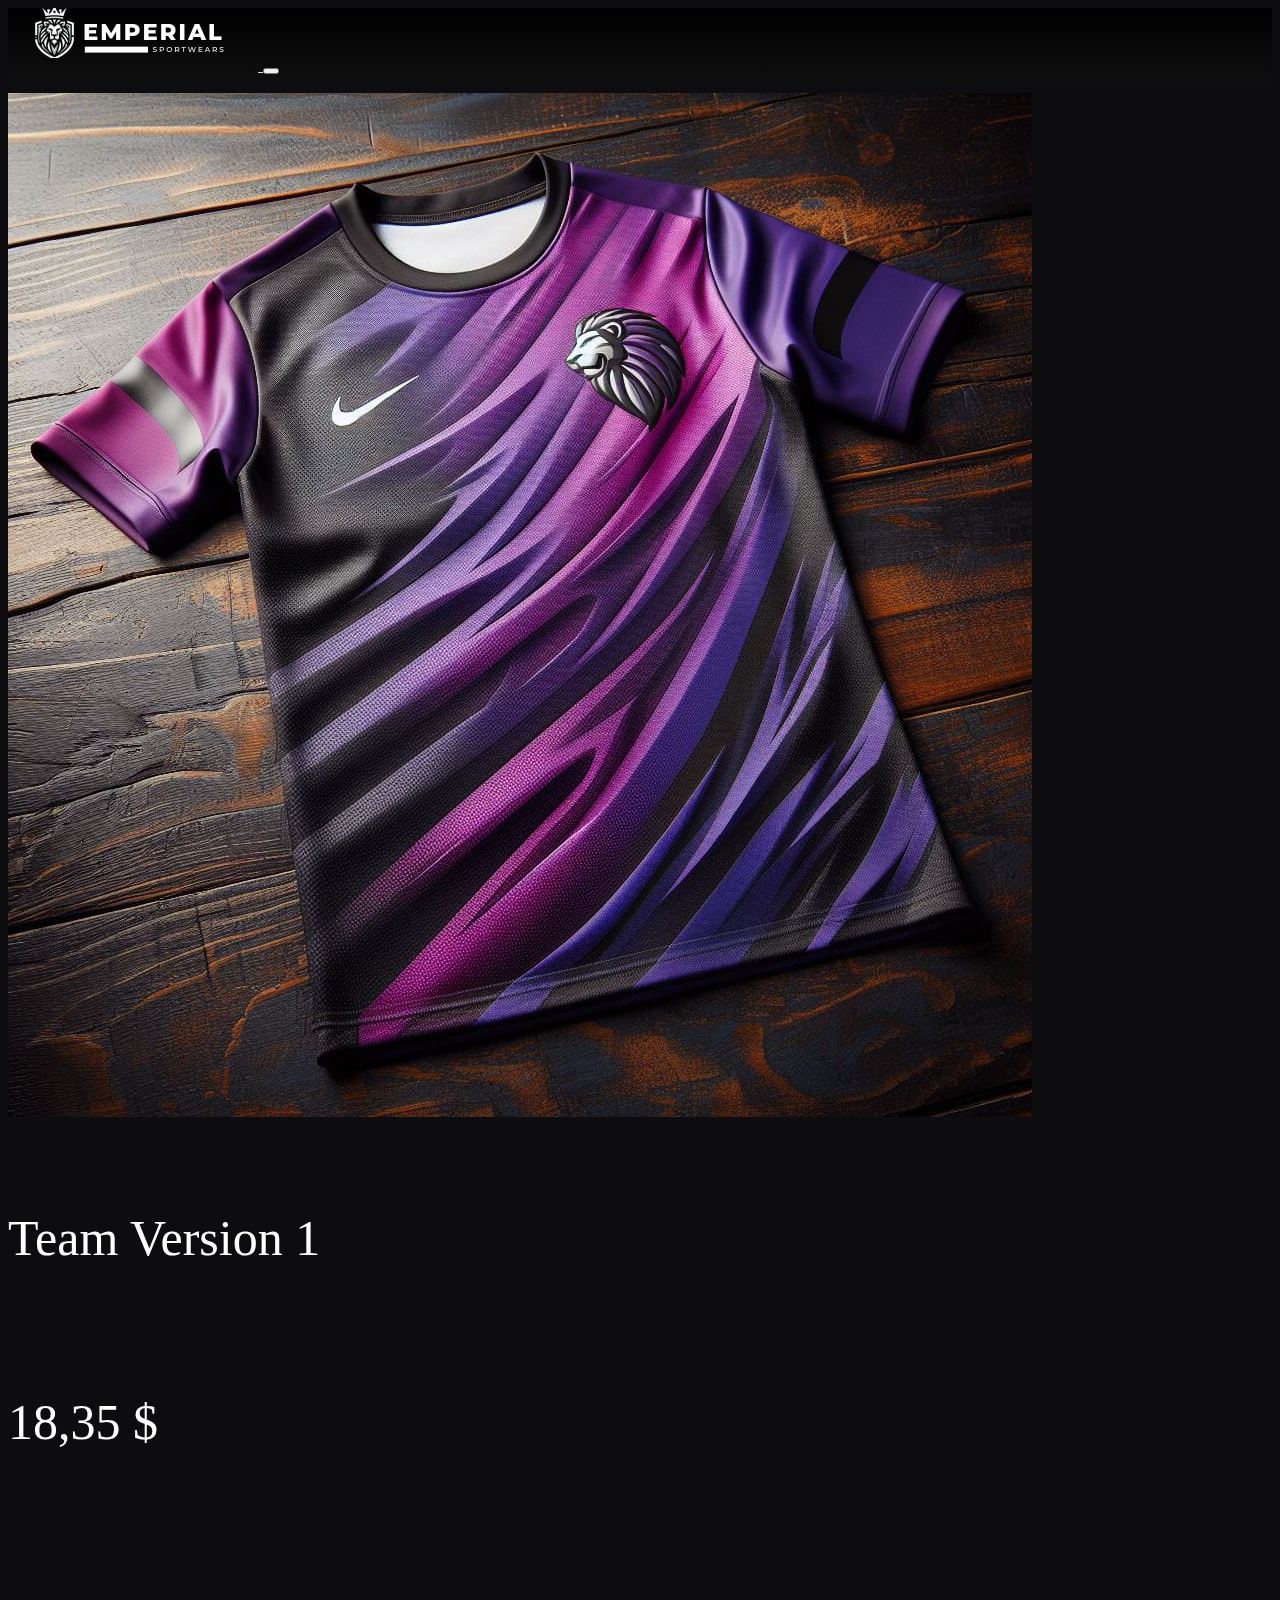
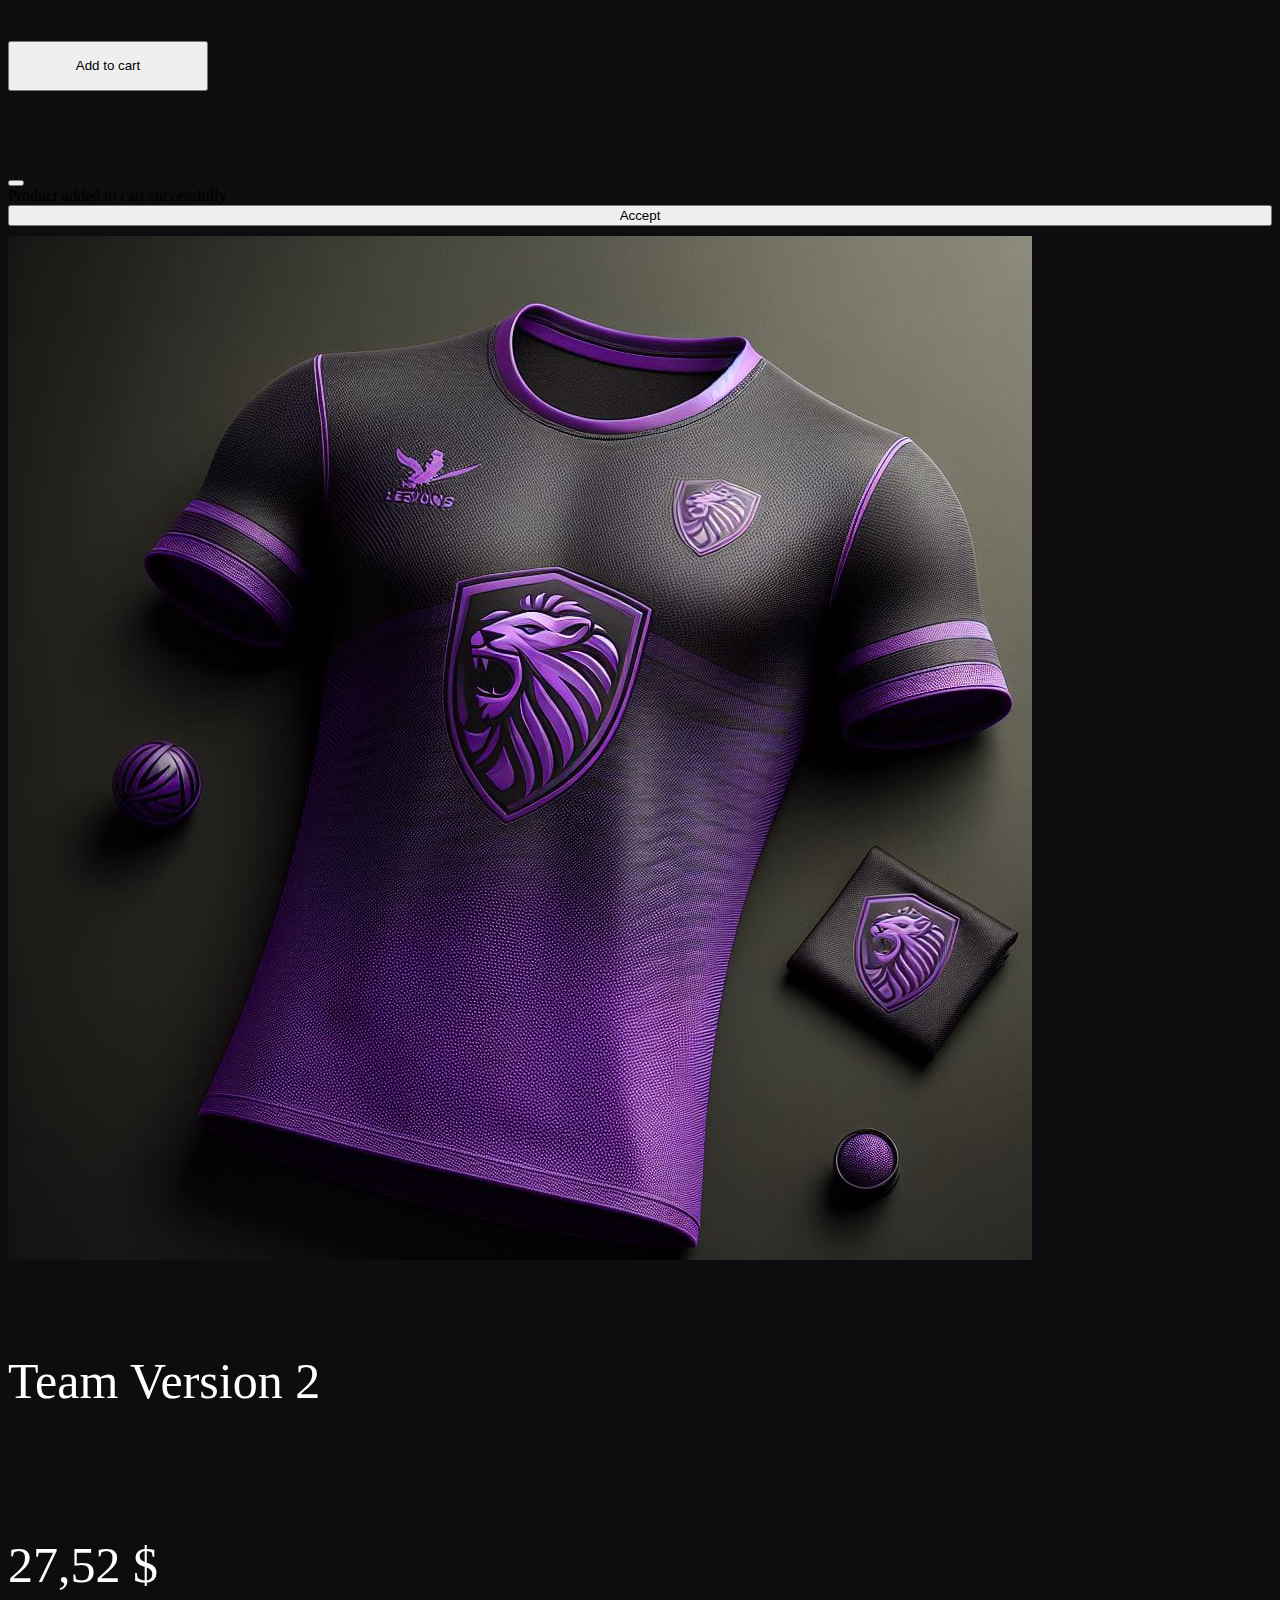
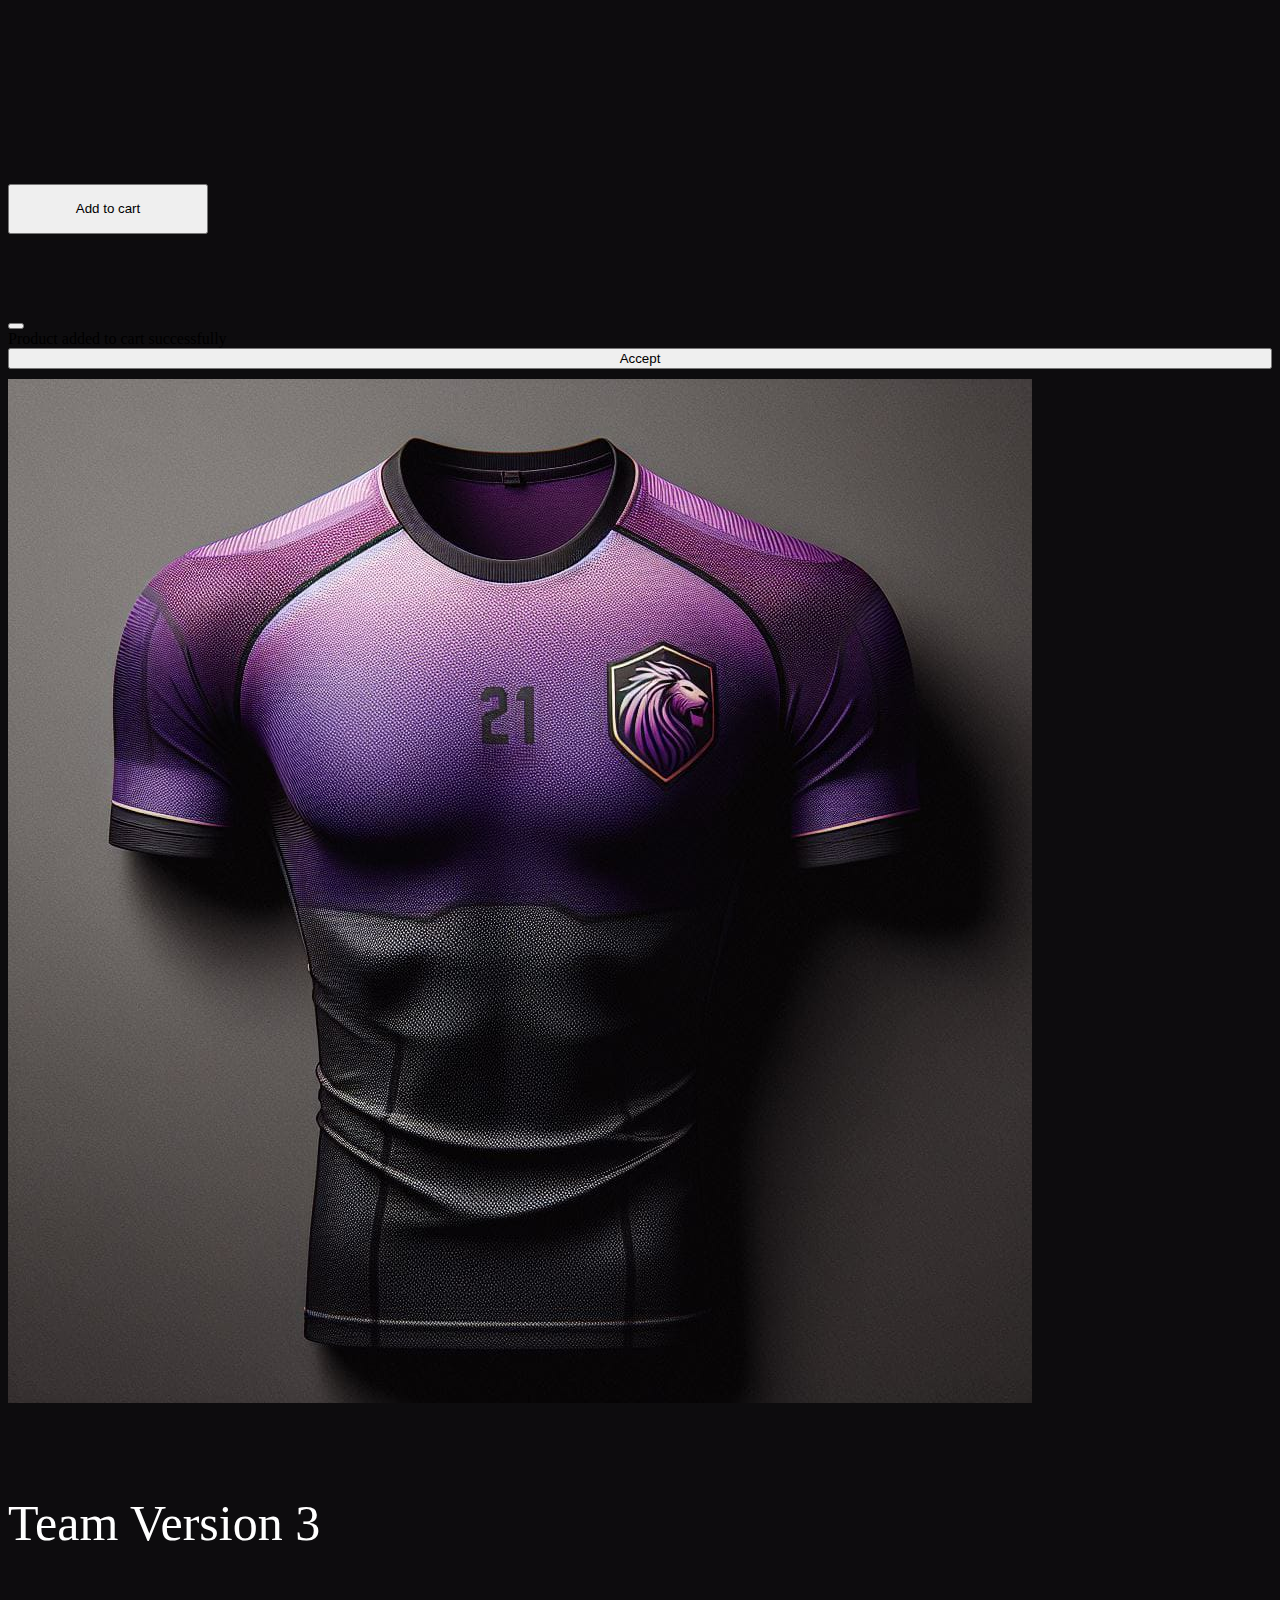
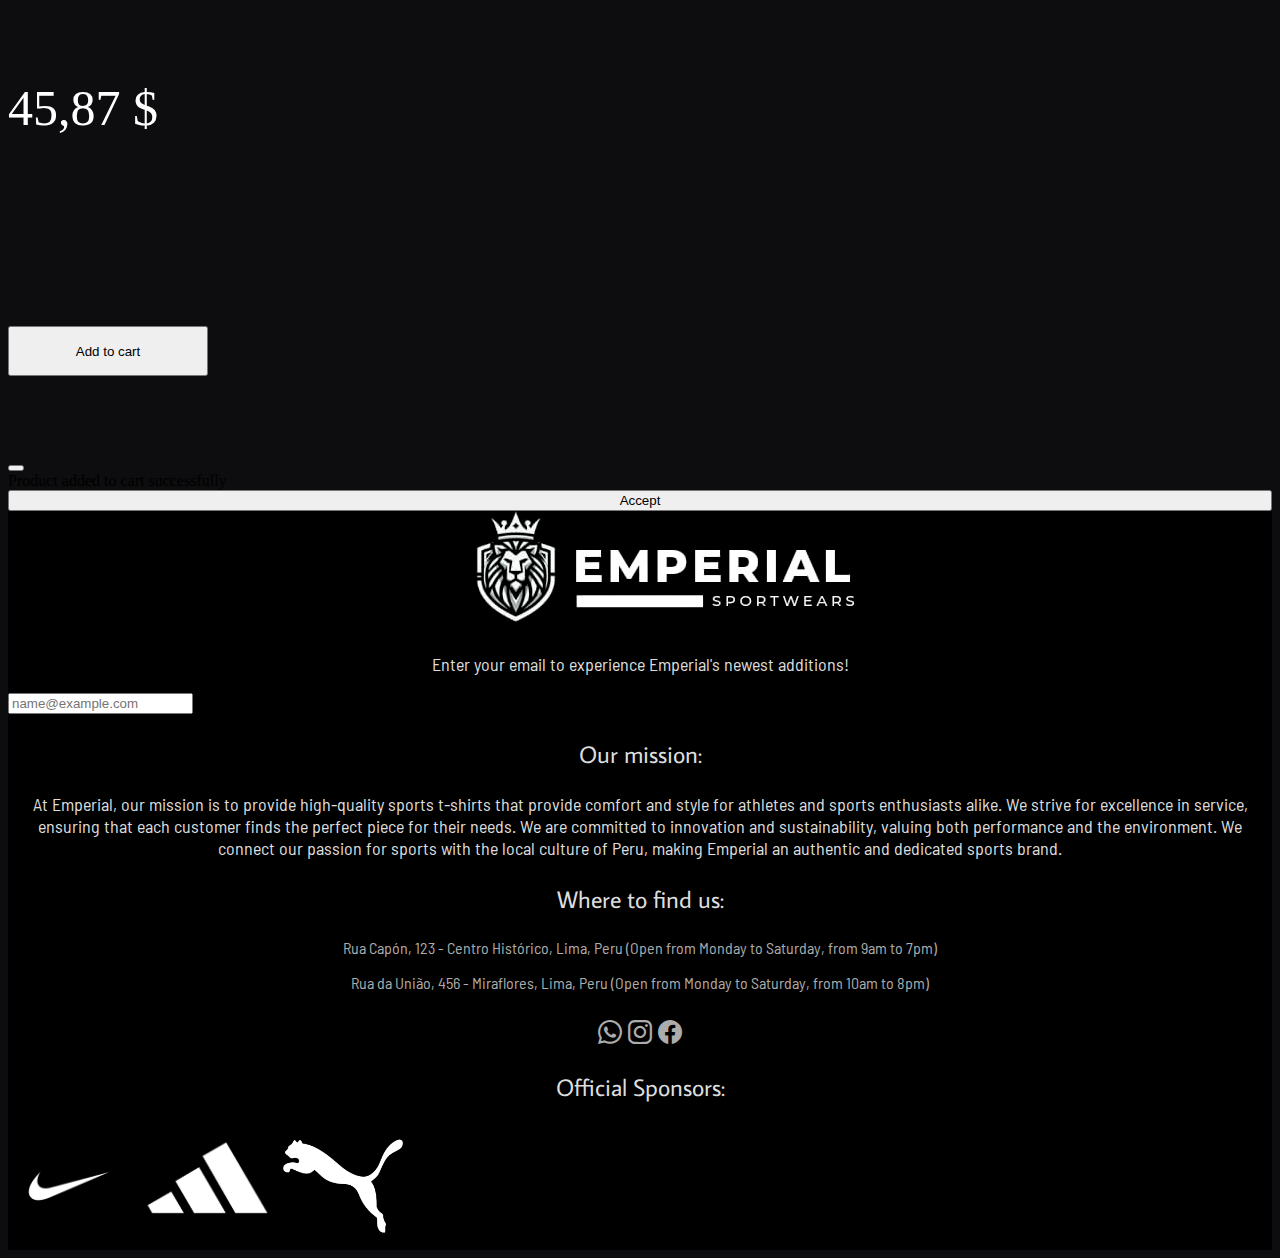
<file: time-ing.html>
<!doctype html>
<html lang="pt-br">

<head>
  <title>Time</title>
  <!-- Required meta tags -->
  <meta charset="utf-8" />
  <meta name="viewport" content="width=device-width, initial-scale=1, shrink-to-fit=no" />

  <!-- Bootstrap CSS v5.2.1 -->
  <link href="https://cdn.jsdelivr.net/npm/bootstrap@5.3.2/dist/css/bootstrap.min.css" rel="stylesheet"
    integrity="sha384-T3c6CoIi6uLrA9TneNEoa7RxnatzjcDSCmG1MXxSR1GAsXEV/Dwwykc2MPK8M2HN" crossorigin="anonymous" />

  <link rel="stylesheet" type="text/css" href="styles.css" />

  <link rel="preconnect" href="https://fonts.googleapis.com">


</head>

<body>
  <header>
    <!--Navbar-->

    <nav class="navbar navbar-dark navbar-expand-lg bg-body-tertiary" style="padding: 0%;">
      <div class="navbar-bg container-fluid" style="height: 75px;">

        <!--Imagem-->
        <a class="navbar-brand" href="index.html">
          <img src="./img/Logo-removebg-preview.png" alt="Bootstrap" width="250" height="50"
            style="object-fit: cover; padding-bottom: 1%;">
        </a>

        <!--Navbar collapse-->
        <button class="navbar-toggler" type="button" data-bs-toggle="collapse" data-bs-target="#navbarNavDropdown"
          aria-controls="navbarNavDropdown" aria-expanded="false" aria-label="Toggle navigation">
          <span class="navbar-toggler-icon"></span>
        </button>

        <!--navbar buttons-->
        <div class="collapse navbar-collapse" id="navbarNavDropdown">
          <ul class="navbar-nav nav-fill w-100">
            <li class="nav-item">
              <a class="nav-link" href="index-ing.html">HOME</a>
            </li>

            <li class="nav-item align-middle">
              <a class="nav-link" href="./sobrenos-ing.html">ABOUT US</a>
            </li>

            <li class="nav-item">
              <a class="nav-link" href="premium-ing.html">PREMIUM</a>
            </li>

            <li class="nav-item">
              <a class="nav-link active" aria-current="page" href="time-ing.html">TIME</a>
            </li>

            <li class="nav-item">
              <a class="nav-link" href="./polo-ing.html">POLO</a>
            </li>

            <li class="nav-item dropdown d-flex flex-column align-items-center">
              <a class="nav-link dropdown-toggle" href="#" role="button" data-bs-toggle="dropdown"
                aria-expanded="false">
                <img src="./img/Flag_of_the_United_States.png" alt="Bootstrap" width="100px" height="60px"
                  style="object-fit: cover; padding: auto;">
              </a>
              <ul class="dropdown-menu" style="left: unset !important; margin-right: 7%;">
                <li><a class="dropdown-item" href="#"> <img src="./img/Flag_of_the_United_States.png" width="100"
                      height="60" style="object-fit: cover;"> </a></li>
                <li><a class="dropdown-item" href="./time-esp.html"> <img src="./img/Flag_of_Mexico.svg.png" width="100"
                      height="60" style="object-fit: cover;"> </a></li>
                <li><a class="dropdown-item" href="./time.html"> <img src="./img/2-bandeira-do-brasil.webp" width="100"
                      height="60" style="object-fit: cover;"> </a></li>
              </ul>
            </li>

          </ul>
        </div>

      </div>
    </nav>

  </header>
  <main>

    <div class="container text-center">
      <div class="row compras">
        <div class="col-sm">
          <img src="./img/Patrocinio.jpg" class="img-fluid" style="margin-top: 10px; margin-bottom: 50px;">
        </div>
        <div class="col">
          <div class="col" style="font-size: 50px; color: white; margin-top: 3%;">
            Team Version 1
          </div>
          <div class="col" style="font-size: 50px; color: white;  margin-top: 10%;">
            18,35 $
          </div>
          <div class="col">
            <!-- Button trigger modal -->
            <button type="button" class="btn btn-primary" data-bs-toggle="modal" data-bs-target="#staticBackdrop"
              style="margin-top: 15%; width: 200px; height: 50px;">
              Add to cart
            </button>

            <!-- Modal -->
            <div class="modal fade" id="staticBackdrop" data-bs-backdrop="static" data-bs-keyboard="false" tabindex="-1"
              aria-labelledby="staticBackdropLabel" aria-hidden="true">
              <div class="modal-dialog">
                <div class="modal-content">
                  <div class="modal-header">
                    <h1 class="modal-title fs-5" id="staticBackdropLabel">Congratulations</h1>
                    <button type="button" class="btn-close" data-bs-dismiss="modal" aria-label="Close"></button>
                  </div>
                  <div class="modal-body">
                    Product added to cart successfully
                  </div>
                  <div class="modal-footer">
                    <button type="button" class="btn btn-secondary" data-bs-dismiss="modal">Accept</button>
                  </div>
                </div>
              </div>
            </div>
          </div>
        </div>
      </div>
    </div>
    </div>

    <div class="container text-center">
      <div class="row compras">
        <div class="col-sm">
          <img src="./img/Patrocinio2.jpg" class="img-fluid" style="margin-top: 10px; margin-bottom: 50px;">
        </div>
        <div class="col">
          <div class="col" style="font-size: 50px; color: white; margin-top: 3%;">
            Team Version 2
          </div>
          <div class="col" style="font-size: 50px; color: white; margin-top: 10%;">
            27,52 $
          </div>
          <div class="col">
            <!-- Button trigger modal -->
            <button type="button" class="btn btn-primary" data-bs-toggle="modal" data-bs-target="#staticBackdrop"
              style="margin-top: 15%; width: 200px; height: 50px;">
              Add to cart
            </button>

            <!-- Modal -->
            <div class="modal fade" id="staticBackdrop" data-bs-backdrop="static" data-bs-keyboard="false" tabindex="-1"
              aria-labelledby="staticBackdropLabel" aria-hidden="true">
              <div class="modal-dialog">
                <div class="modal-content">
                  <div class="modal-header">
                    <h1 class="modal-title fs-5" id="staticBackdropLabel">Congratulations</h1>
                    <button type="button" class="btn-close" data-bs-dismiss="modal" aria-label="Close"></button>
                  </div>
                  <div class="modal-body">
                    Product added to cart successfully
                  </div>
                  <div class="modal-footer">
                    <button type="button" class="btn btn-secondary" data-bs-dismiss="modal">Accept</button>
                  </div>
                </div>
              </div>
            </div>
          </div>
        </div>
      </div>
    </div>
    </div>

    <div class="container text-center">
      <div class="row compras">
        <div class="col-sm">
          <img src="./img/Patrocinio3.jpg" class="img-fluid" style="margin-top: 10px; margin-bottom: 50px;">
        </div>
        <div class="col">
          <div class="col" style="font-size: 50px; color: white; margin-top: 3%;">
            Team Version 3
          </div>
          <div class="col" style="font-size: 50px; color: white;  margin-top: 10%;">
            45,87 $
          </div>
          <div class="col">
            <!-- Button trigger modal -->
            <button type="button" class="btn btn-primary" data-bs-toggle="modal" data-bs-target="#staticBackdrop"
              style="margin-top: 15%; width: 200px; height: 50px;">
              Add to cart
            </button>

            <!-- Modal -->
            <div class="modal fade" id="staticBackdrop" data-bs-backdrop="static" data-bs-keyboard="false" tabindex="-1"
              aria-labelledby="staticBackdropLabel" aria-hidden="true">
              <div class="modal-dialog">
                <div class="modal-content">
                  <div class="modal-header">
                    <h1 class="modal-title fs-5" id="staticBackdropLabel">Congratulations</h1>
                    <button type="button" class="btn-close" data-bs-dismiss="modal" aria-label="Close"></button>
                  </div>
                  <div class="modal-body">
                    Product added to cart successfully
                  </div>
                  <div class="modal-footer">
                    <button type="button" class="btn btn-secondary" data-bs-dismiss="modal">Accept</button>
                  </div>
                </div>
              </div>
            </div>
          </div>
        </div>
      </div>
    </div>
    </div>



  </main>
  <footer>
    <div style="width: 100%; background-color: black;" class="container-fluid">
      <div class="justify-content-center" style="margin-left: 37%; margin-right: 37%; margin-bottom: 2%;">
        <img src="./img/Logo-removebg-preview - Copia.png" class="img-fluid mx-auto d-block">
      </div>
      <div class="row px-5">
        <div class="col">
          <p class="fonte3" style="text-align: center;">Enter your email to experience Emperial's newest additions!</p>
        </div>
        <div class="col-sm-8 my-auto">
          <input type="email" class="form-control" id="exampleFormControlInput1" placeholder="name@example.com">
        </div>
      </div>
      <div class="row px-5" style="height: 100%;">
        <div class="col-sm-8">
          <p class="fonte2" style="text-align: center;">Our mission:</p>
          <p class="fonte3" style="text-align: center;">At Emperial, our mission is to provide high-quality sports t-shirts that provide comfort and style for athletes and sports enthusiasts alike.
            We strive for excellence in service, ensuring that each customer finds the perfect piece for their needs.
            We are committed to innovation and sustainability, valuing both performance and the environment.
            We connect our passion for sports with the local culture of Peru, making Emperial an authentic and dedicated sports brand.
          </p>
          <p class="fonte2" style="text-align: center;">Where to find us:</p>
          <p class="fonte4" style="text-align: center;">Rua Capón, 123 - Centro Histórico, Lima, Peru
            (Open from Monday to Saturday, from 9am to 7pm)
          </p>
          <p class="fonte4" style="text-align: center;">Rua da União, 456 - Miraflores, Lima, Peru
            (Open from Monday to Saturday, from 10am to 8pm)
          </p>
          <p class="fonte2" style="text-align: center;"><i class="bi bi-whatsapp"></i> <i class="bi bi-instagram"></i> <i class="bi bi-facebook"></i></p>
        </div>
        <div class="col">
          <p class="fonte2" style="text-align: center;">Official Sponsors:</p>
          <div>
            <img src="./img/Patrocinadores/Nike.png" class="img-fluid d-block mx-auto" style="height: 120px;">
            <img src="./img/Patrocinadores/Adidas.jpg" class="img-fluid d-block mx-auto" style="height: 120px;">
            <img src="./img/Patrocinadores/Puma.png" class="img-fluid d-block mx-auto" style="max-height: 120px;">
          </div>
        </div>
      </div>
    </div>
  </footer>
  <!-- Bootstrap JavaScript Libraries -->
  <script src="https://cdn.jsdelivr.net/npm/@popperjs/core@2.11.8/dist/umd/popper.min.js"
    integrity="sha384-I7E8VVD/ismYTF4hNIPjVp/Zjvgyol6VFvRkX/vR+Vc4jQkC+hVqc2pM8ODewa9r"
    crossorigin="anonymous"></script>

  <script src="https://cdn.jsdelivr.net/npm/bootstrap@5.3.2/dist/js/bootstrap.min.js"
    integrity="sha384-BBtl+eGJRgqQAUMxJ7pMwbEyER4l1g+O15P+16Ep7Q9Q+zqX6gSbd85u4mG4QzX+"
    crossorigin="anonymous"></script>
</body>

</html>
</file>
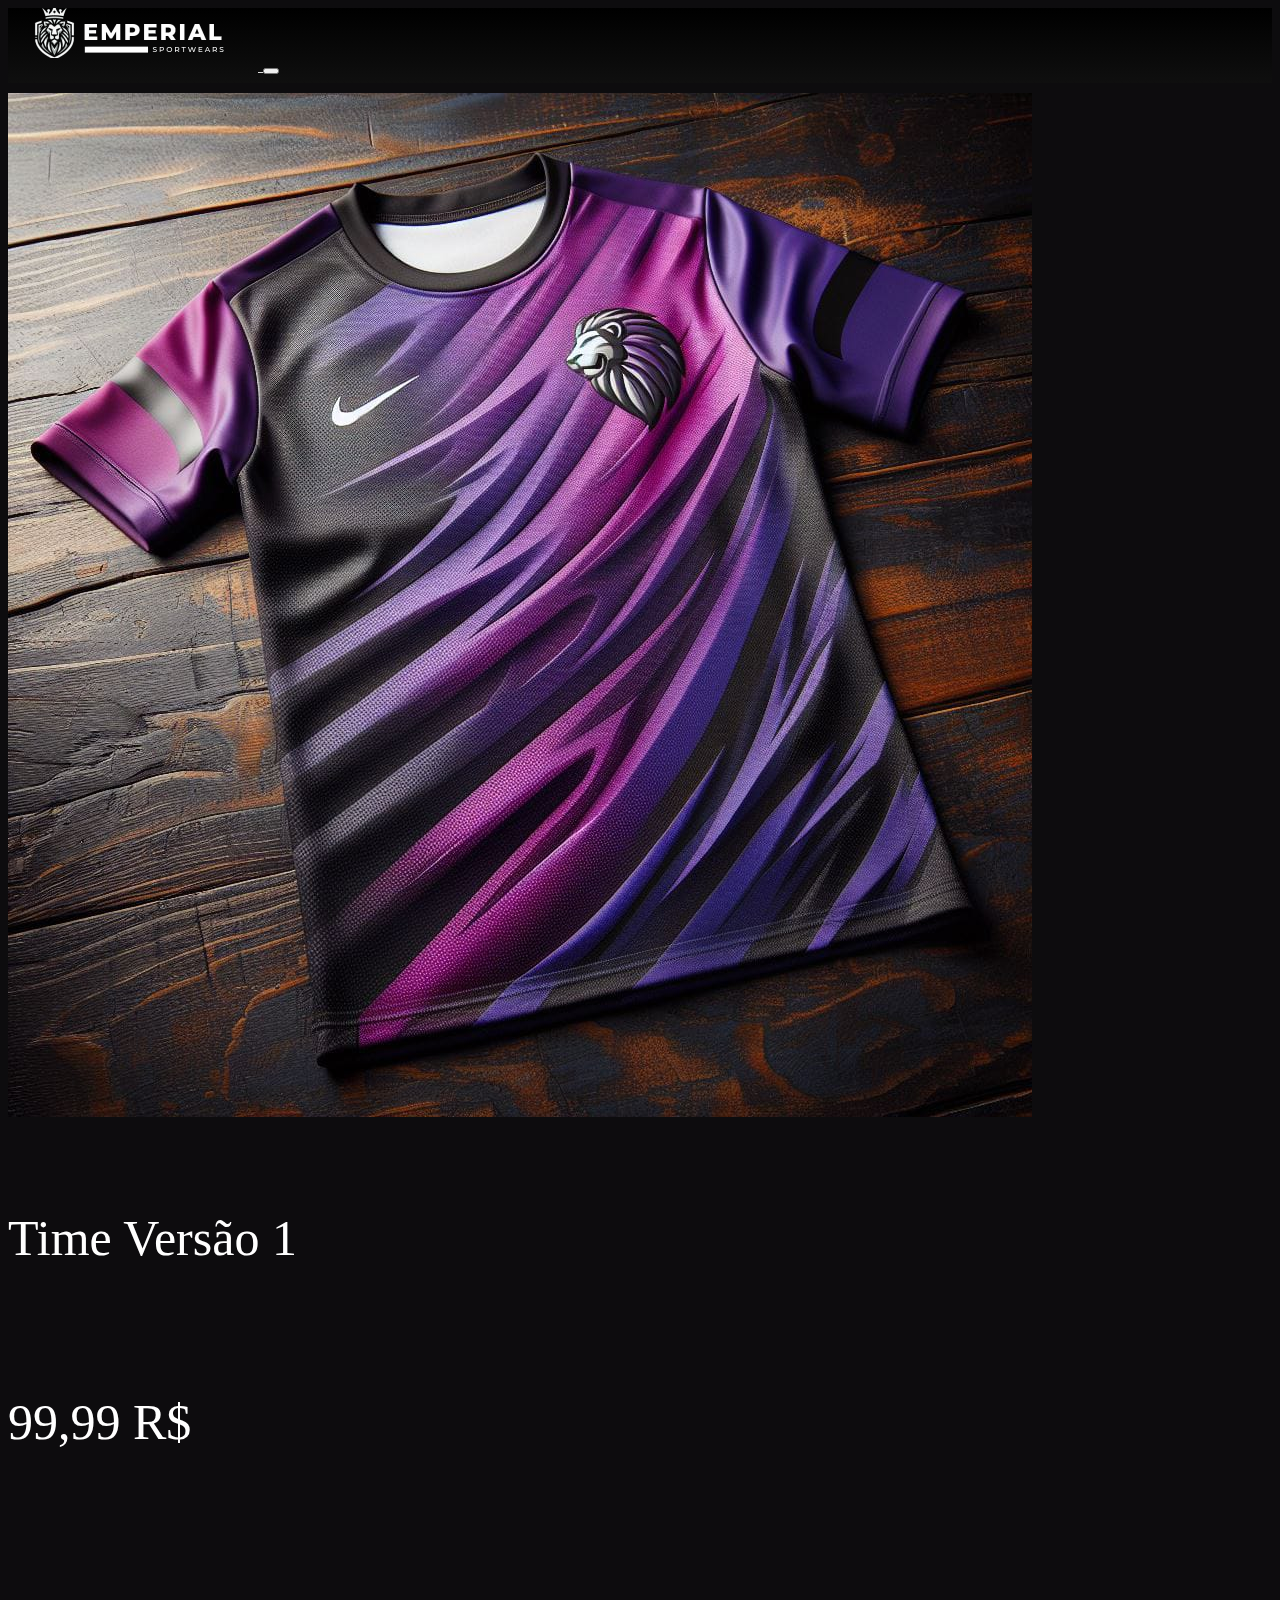
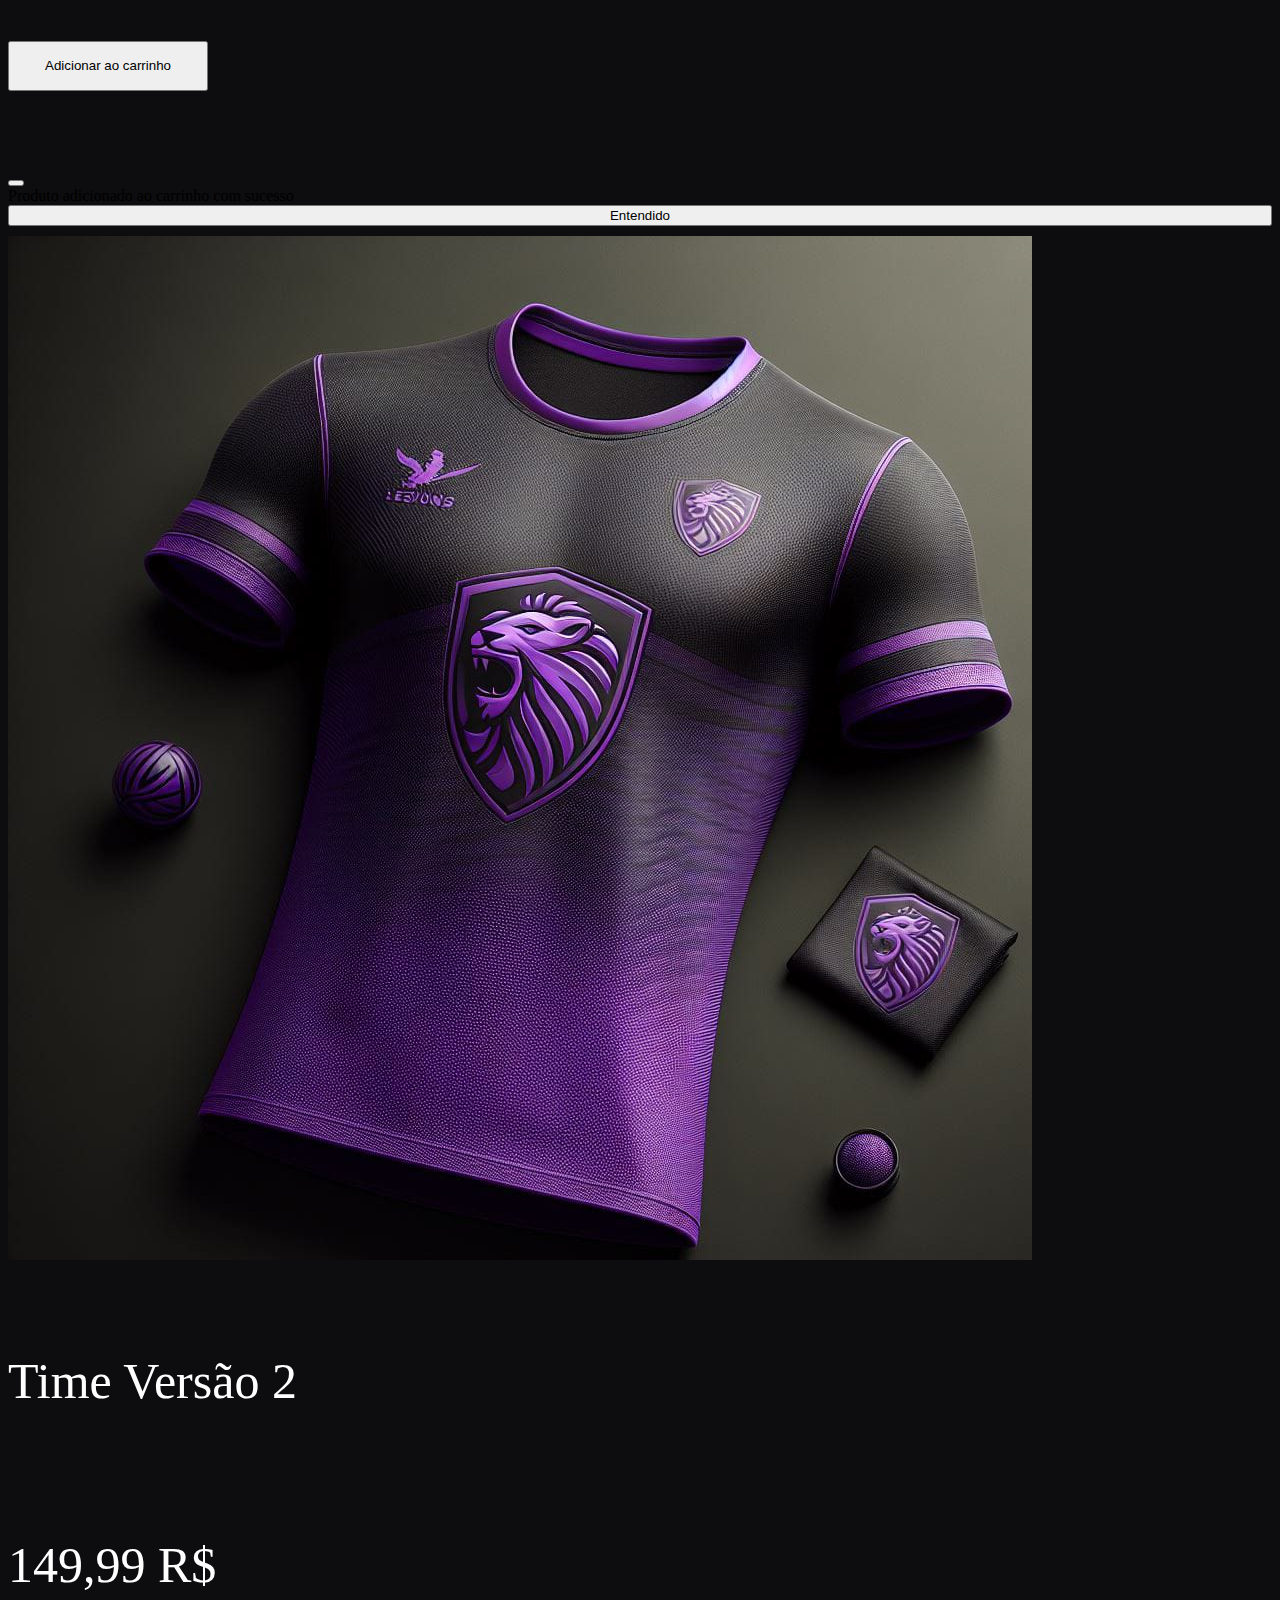
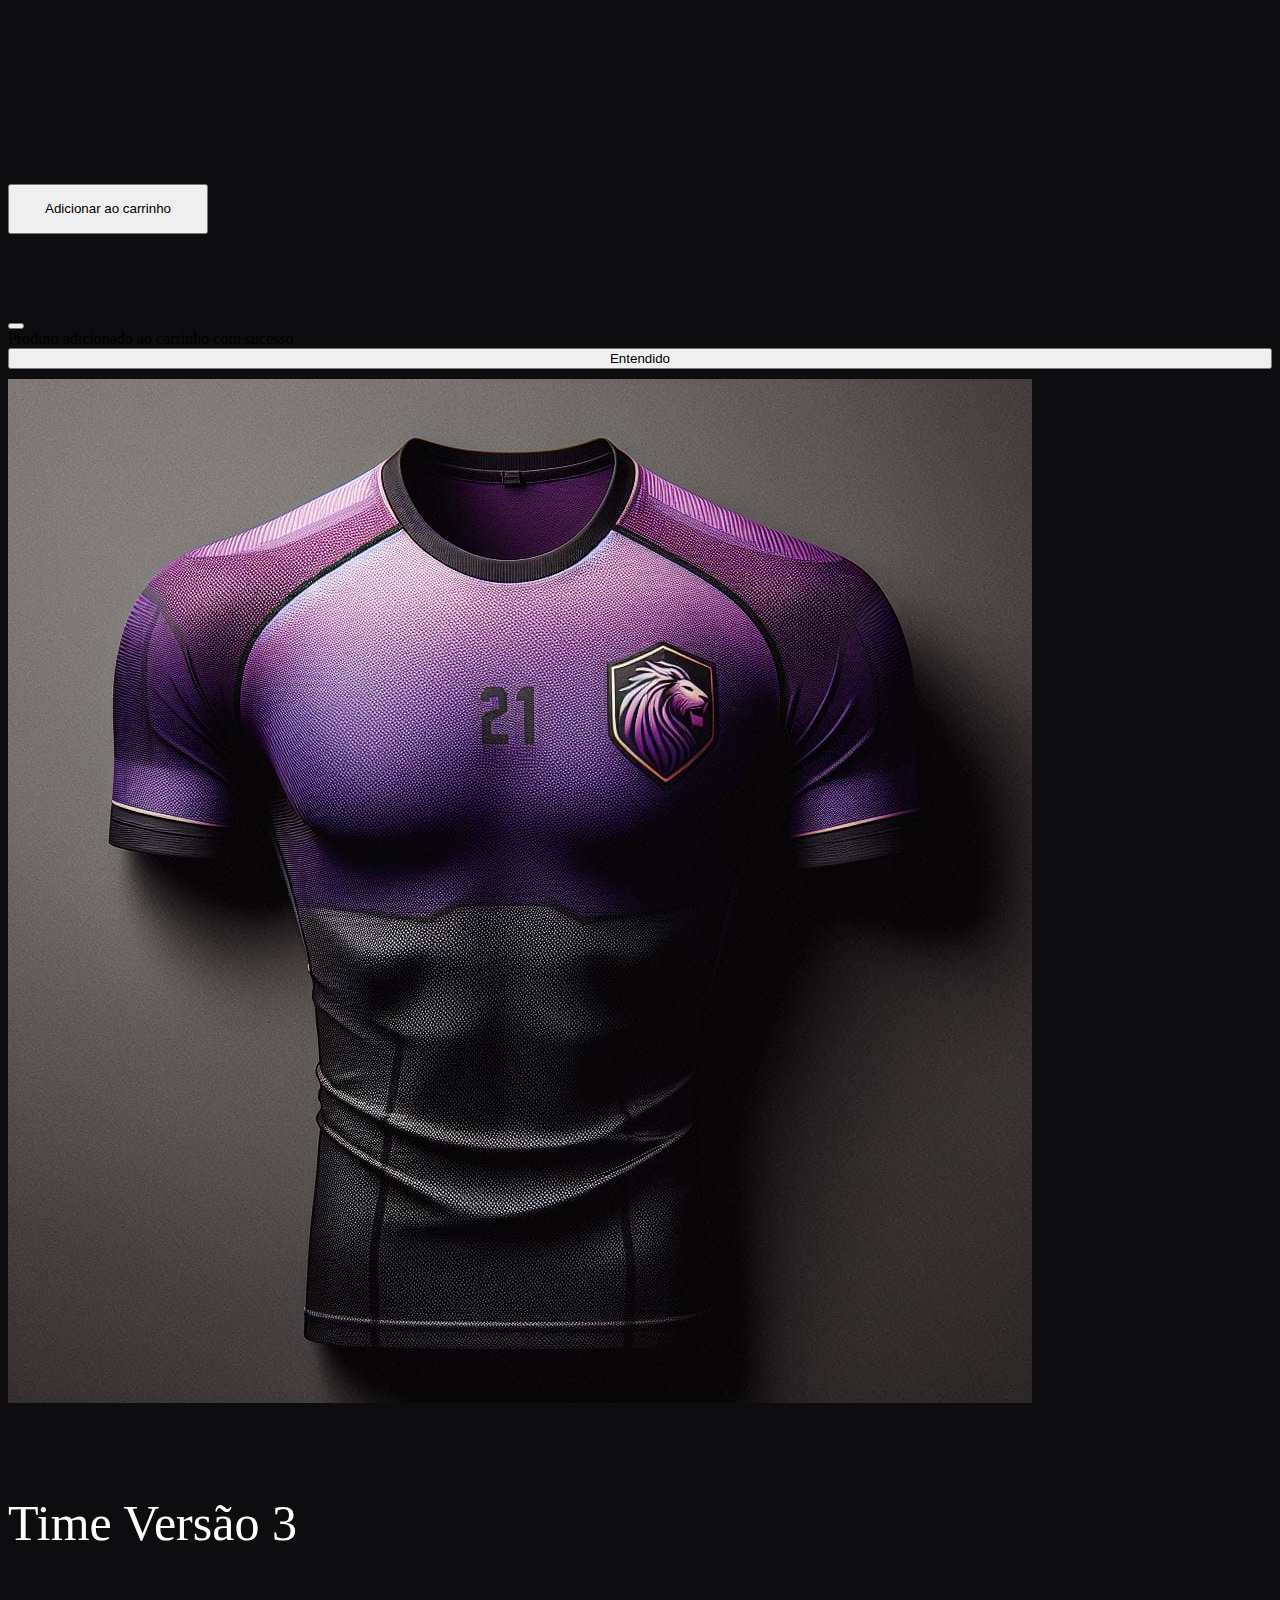
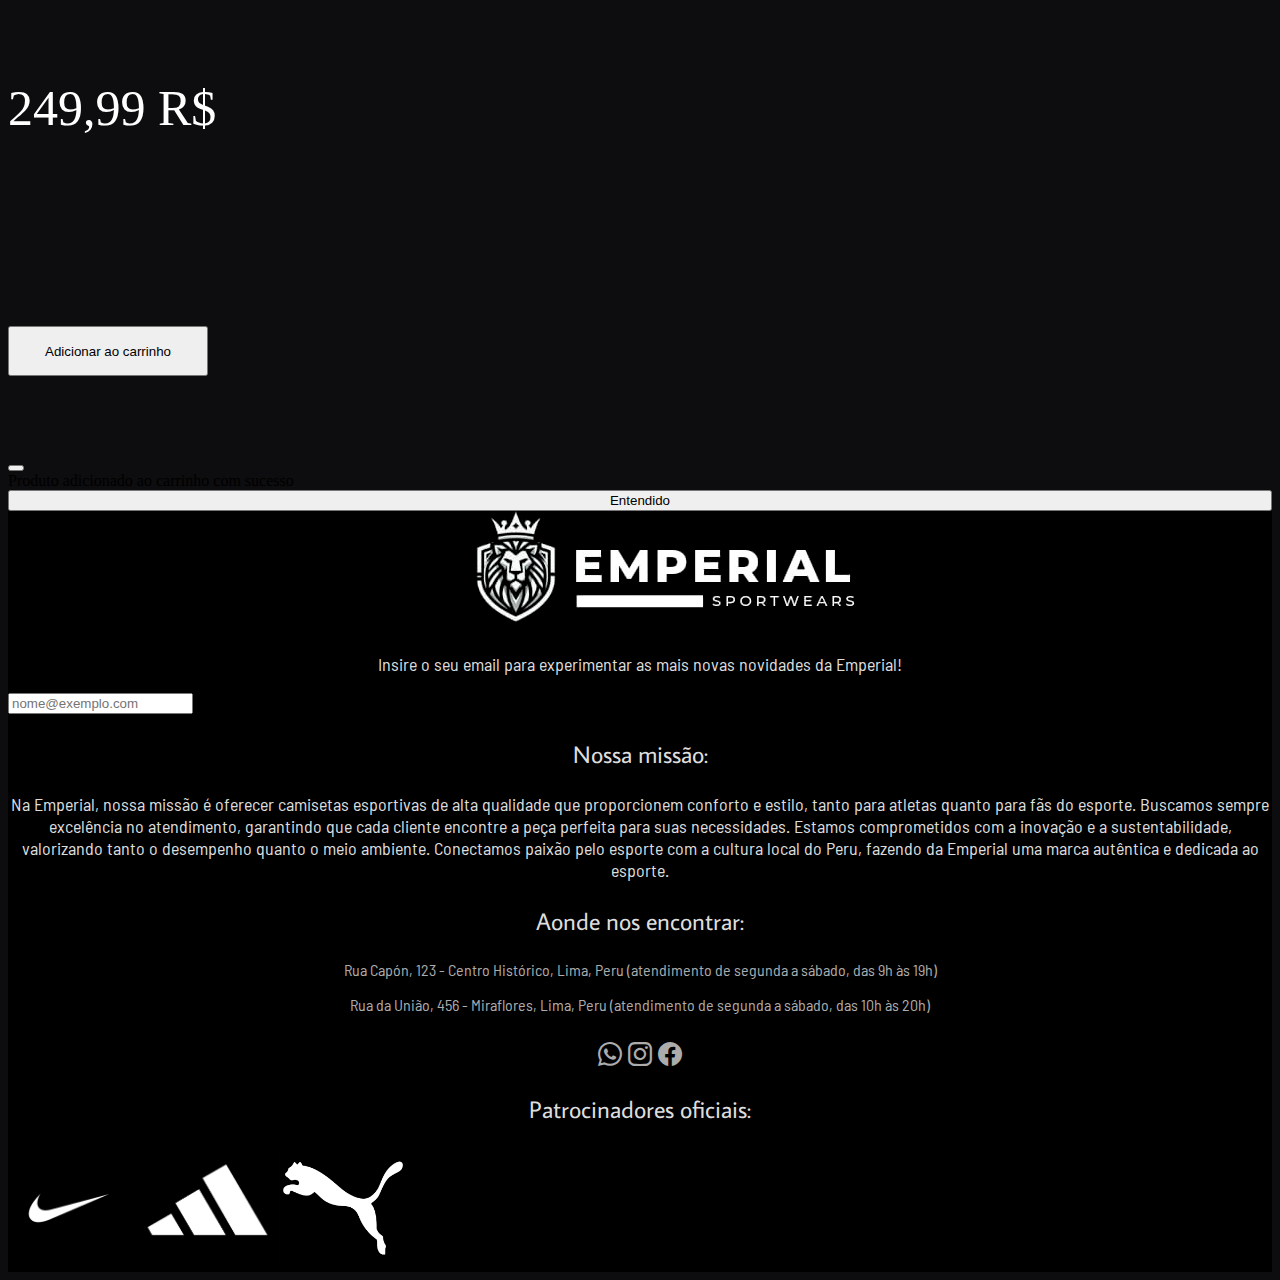
<file: time.html>
<!doctype html>
<html lang="pt-br">

<head>
  <title>Time</title>
  <!-- Required meta tags -->
  <meta charset="utf-8" />
  <meta name="viewport" content="width=device-width, initial-scale=1, shrink-to-fit=no" />

  <!-- Bootstrap CSS v5.2.1 -->
  <link href="https://cdn.jsdelivr.net/npm/bootstrap@5.3.2/dist/css/bootstrap.min.css" rel="stylesheet"
    integrity="sha384-T3c6CoIi6uLrA9TneNEoa7RxnatzjcDSCmG1MXxSR1GAsXEV/Dwwykc2MPK8M2HN" crossorigin="anonymous" />

  <link rel="stylesheet" type="text/css" href="styles.css" />

  <link rel="preconnect" href="https://fonts.googleapis.com">


</head>

<body>
  <header>
    <!--Navbar-->

    <nav class="navbar navbar-dark navbar-expand-lg bg-body-tertiary" style="padding: 0%;">
      <div class="navbar-bg container-fluid" style="height: 75px;">

        <!--Imagem-->
        <a class="navbar-brand" href="index.html">
          <img src="./img/Logo-removebg-preview.png" alt="Bootstrap" width="250" height="50"
            style="object-fit: cover; padding-bottom: 1%;">
        </a>

        <!--Navbar collapse-->
        <button class="navbar-toggler" type="button" data-bs-toggle="collapse" data-bs-target="#navbarNavDropdown"
          aria-controls="navbarNavDropdown" aria-expanded="false" aria-label="Toggle navigation">
          <span class="navbar-toggler-icon"></span>
        </button>

        <!--navbar buttons-->
        <div class="collapse navbar-collapse" id="navbarNavDropdown">
          <ul class="navbar-nav nav-fill w-100">
            <li class="nav-item">
              <a class="nav-link" href="index.html">HOME</a>
            </li>

            <li class="nav-item align-middle">
              <a class="nav-link" href="./sobrenos.html">SOBRE NÓS</a>
            </li>

            <li class="nav-item">
              <a class="nav-link" href="premium.html">PREMIUM</a>
            </li>

            <li class="nav-item">
              <a class="nav-link active" aria-current="page" href="time.html">TIME</a>
            </li>

            <li class="nav-item">
              <a class="nav-link" href="./polo.html">POLO</a>
            </li>

            <li class="nav-item dropdown d-flex flex-column align-items-center">
              <a class="nav-link dropdown-toggle" href="#" role="button" data-bs-toggle="dropdown"
                aria-expanded="false">
                <img src="./img/2-bandeira-do-brasil.webp" alt="Bootstrap" width="100px" height="60px"
                  style="object-fit: cover; padding: auto;">
              </a>
              <ul class="dropdown-menu" style="left: unset !important; margin-right: 7%;">
                <li><a class="dropdown-item" href="./time-ing.html"> <img src="./img/Flag_of_the_United_States.png"
                      width="100" height="60" style="object-fit: cover;"> </a></li>
                <li><a class="dropdown-item" href="./time-esp.html"> <img src="./img/Flag_of_Mexico.svg.png" width="100"
                      height="60" style="object-fit: cover;"> </a></li>
                <li><a class="dropdown-item" href="#"> <img src="./img/2-bandeira-do-brasil.webp" width="100"
                      height="60" style="object-fit: cover;"> </a></li>
              </ul>
            </li>

          </ul>
        </div>

      </div>
    </nav>

  </header>
  <main>

    <div class="container text-center">
      <div class="row compras">
        <div class="col-sm">
          <img src="./img/Patrocinio.jpg" class="img-fluid" style="margin-top: 10px; margin-bottom: 50px;">
        </div>
        <div class="col">
          <div class="col" style="font-size: 50px; color: white; margin-top: 3%;">
            Time Versão 1
          </div>
          <div class="col" style="font-size: 50px; color: white;  margin-top: 10%;">
            99,99 R$
          </div>
          <div class="col">
            <!-- Button trigger modal -->
            <button type="button" class="btn btn-primary" data-bs-toggle="modal" data-bs-target="#staticBackdrop"
              style="margin-top: 15%; width: 200px; height: 50px;">
              Adicionar ao carrinho
            </button>

            <!-- Modal -->
            <div class="modal fade" id="staticBackdrop" data-bs-backdrop="static" data-bs-keyboard="false" tabindex="-1"
              aria-labelledby="staticBackdropLabel" aria-hidden="true">
              <div class="modal-dialog">
                <div class="modal-content">
                  <div class="modal-header">
                    <h1 class="modal-title fs-5" id="staticBackdropLabel">Parabéns</h1>
                    <button type="button" class="btn-close" data-bs-dismiss="modal" aria-label="Close"></button>
                  </div>
                  <div class="modal-body">
                    Produto adicionado ao carrinho com sucesso
                  </div>
                  <div class="modal-footer">
                    <button type="button" class="btn btn-secondary" data-bs-dismiss="modal">Entendido</button>
                  </div>
                </div>
              </div>
            </div>
          </div>
        </div>
      </div>
    </div>
    </div>

    <div class="container text-center">
      <div class="row compras">
        <div class="col-sm">
          <img src="./img/Patrocinio2.jpg" class="img-fluid" style="margin-top: 10px; margin-bottom: 50px;">
        </div>
        <div class="col">
          <div class="col" style="font-size: 50px; color: white; margin-top: 3%;">
            Time Versão 2
          </div>
          <div class="col" style="font-size: 50px; color: white; margin-top: 10%;">
            149,99 R$
          </div>
          <div class="col">
            <!-- Button trigger modal -->
            <button type="button" class="btn btn-primary" data-bs-toggle="modal" data-bs-target="#staticBackdrop"
              style="margin-top: 15%; width: 200px; height: 50px;">
              Adicionar ao carrinho
            </button>

            <!-- Modal -->
            <div class="modal fade" id="staticBackdrop" data-bs-backdrop="static" data-bs-keyboard="false" tabindex="-1"
              aria-labelledby="staticBackdropLabel" aria-hidden="true">
              <div class="modal-dialog">
                <div class="modal-content">
                  <div class="modal-header">
                    <h1 class="modal-title fs-5" id="staticBackdropLabel">Parabéns</h1>
                    <button type="button" class="btn-close" data-bs-dismiss="modal" aria-label="Close"></button>
                  </div>
                  <div class="modal-body">
                    Produto adicionado ao carrinho com sucesso
                  </div>
                  <div class="modal-footer">
                    <button type="button" class="btn btn-secondary" data-bs-dismiss="modal">Entendido</button>
                  </div>
                </div>
              </div>
            </div>
          </div>
        </div>
      </div>
    </div>
    </div>

    <div class="container text-center">
      <div class="row compras">
        <div class="col-sm">
          <img src="./img/Patrocinio3.jpg" class="img-fluid" style="margin-top: 10px; margin-bottom: 50px;">
        </div>
        <div class="col">
          <div class="col" style="font-size: 50px; color: white; margin-top: 3%;">
            Time Versão 3
          </div>
          <div class="col" style="font-size: 50px; color: white;  margin-top: 10%;">
            249,99 R$
          </div>
          <div class="col">
            <!-- Button trigger modal -->
            <button type="button" class="btn btn-primary" data-bs-toggle="modal" data-bs-target="#staticBackdrop"
              style="margin-top: 15%; width: 200px; height: 50px;">
              Adicionar ao carrinho
            </button>

            <!-- Modal -->
            <div class="modal fade" id="staticBackdrop" data-bs-backdrop="static" data-bs-keyboard="false" tabindex="-1"
              aria-labelledby="staticBackdropLabel" aria-hidden="true">
              <div class="modal-dialog">
                <div class="modal-content">
                  <div class="modal-header">
                    <h1 class="modal-title fs-5" id="staticBackdropLabel">Parabéns</h1>
                    <button type="button" class="btn-close" data-bs-dismiss="modal" aria-label="Close"></button>
                  </div>
                  <div class="modal-body">
                    Produto adicionado ao carrinho com sucesso
                  </div>
                  <div class="modal-footer">
                    <button type="button" class="btn btn-secondary" data-bs-dismiss="modal">Entendido</button>
                  </div>
                </div>
              </div>
            </div>
          </div>
        </div>
      </div>
    </div>
    </div>



  </main>
  <footer>
    <div style="width: 100%; background-color: black;" class="container-fluid">
      <div class="justify-content-center" style="margin-left: 37%; margin-right: 37%; margin-bottom: 2%;">
        <img src="./img/Logo-removebg-preview - Copia.png" class="img-fluid mx-auto d-block">
      </div>
      <div class="row px-5">
        <div class="col">
          <p class="fonte3" style="text-align: center;">Insire o seu email para experimentar as mais novas novidades da Emperial!</p>
        </div>
        <div class="col-sm-8 my-auto">
          <input type="email" class="form-control" id="exampleFormControlInput1" placeholder="nome@exemplo.com">
        </div>
      </div>
      <div class="row px-5" style="height: 100%;">
        <div class="col-sm-8">
          <p class="fonte2" style="text-align: center;">Nossa missão:</p>
          <p class="fonte3" style="text-align: center;">Na Emperial, nossa missão é oferecer camisetas esportivas de alta qualidade que proporcionem conforto e estilo, tanto para atletas quanto para fãs do esporte.
            Buscamos sempre excelência no atendimento, garantindo que cada cliente encontre a peça perfeita para suas necessidades.
            Estamos comprometidos com a inovação e a sustentabilidade, valorizando tanto o desempenho quanto o meio ambiente.
            Conectamos paixão pelo esporte com a cultura local do Peru, fazendo da Emperial uma marca autêntica e dedicada ao esporte.
          </p>
          <p class="fonte2" style="text-align: center;">Aonde nos encontrar:</p>
          <p class="fonte4" style="text-align: center;">Rua Capón, 123 - Centro Histórico, Lima, Peru
            (atendimento de segunda a sábado, das 9h às 19h)
          </p>
          <p class="fonte4" style="text-align: center;">Rua da União, 456 - Miraflores, Lima, Peru
            (atendimento de segunda a sábado, das 10h às 20h)
          </p>
          <p class="fonte2" style="text-align: center;"><i class="bi bi-whatsapp"></i> <i class="bi bi-instagram"></i> <i class="bi bi-facebook"></i></p>
        </div>
        <div class="col">
          <p class="fonte2" style="text-align: center;">Patrocinadores oficiais:</p>
          <div>
            <img src="./img/Patrocinadores/Nike.png" class="img-fluid d-block mx-auto" style="height: 120px;">
            <img src="./img/Patrocinadores/Adidas.jpg" class="img-fluid d-block mx-auto" style="height: 120px;">
            <img src="./img/Patrocinadores/Puma.png" class="img-fluid d-block mx-auto" style="max-height: 120px;">
          </div>
        </div>
      </div>
    </div>
  </footer>
  <!-- Bootstrap JavaScript Libraries -->
  <script src="https://cdn.jsdelivr.net/npm/@popperjs/core@2.11.8/dist/umd/popper.min.js"
    integrity="sha384-I7E8VVD/ismYTF4hNIPjVp/Zjvgyol6VFvRkX/vR+Vc4jQkC+hVqc2pM8ODewa9r"
    crossorigin="anonymous"></script>

  <script src="https://cdn.jsdelivr.net/npm/bootstrap@5.3.2/dist/js/bootstrap.min.js"
    integrity="sha384-BBtl+eGJRgqQAUMxJ7pMwbEyER4l1g+O15P+16Ep7Q9Q+zqX6gSbd85u4mG4QzX+"
    crossorigin="anonymous"></script>
</body>

</html>
</file>
<file: styles.css>
@import url('https://fonts.googleapis.com/css2?family=Archivo+Black&display=swap');
@import url('https://fonts.googleapis.com/css2?family=Average+Sans&family=Barlow+Semi+Condensed:ital,wght@0,100;0,200;0,300;0,400;0,500;0,600;0,700;0,800;0,900;1,100;1,200;1,300;1,400;1,500;1,600;1,700;1,800;1,900&display=swap');
@import url("https://cdn.jsdelivr.net/npm/bootstrap-icons@1.11.3/font/bootstrap-icons.min.css");

.navbar-bg {
    background-image: linear-gradient(#000000, #0f0f0f);
}

a {
    color: #DDDDDD;
    font-family: 'Archivo Black', 'sans-serif';
}

p {
    color: #DDDDDD;
    font-family: 'Archivo Black', 'sans-serif';
    font-size: larger;
}

p.dor {
    font-size: large;
}

body {
    background-color: #0D0C0E;
}

.navbar-brand {
    padding: 0;
}

.navbar-nav .nav-link {
    padding-top: 0;
    padding-bottom: 0;
    height: 50px;
    line-height: 50px;
}

.dropdown-item {
    padding: 0;
}

.dropdown-menu {
    min-width:60px;
}

.nav-link {
    color: #DDDDDD;
    white-space: nowrap;
    font-size: small;
}

a.active {
    color: #adacac !important;
}

.nav-link:hover {
    color: rgb(231, 247, 247);
}

.navbar{
    z-index:9; 
}
.Carousel-item{
    object-fit:none;
}

.navbar-collapse.collapsing {
    background-image: linear-gradient(#000000, #0f0f0f);
    border-radius: 10px;
}

@media only screen and (max-width : 991px) {
    .navbar-collapse {
        background-image: linear-gradient(#000000, #0f0f0f);
        border-radius: 10px;
    }

    a.dropdown-toggle img {
        width: 50px;
        height: 30px;
    }

    a.dropdown-item img {
        width: 50px;
        height: 30px;
    }
}

@media only screen and (max-width : 346px) {
    .navbar-brand img {
        width: 125px;
        height: 25px;
    }
}

.btn {
    width: 100%;
    transition: 500ms;
}
a.btn:hover {
    width: 102%;
    
    
}
a.btn:hover img {
    filter: blur(1px);
    transition: 500ms;
}

.fonte2 {
    font-family: "Average Sans", sans-serif;
    font-size: x-large;
}

.fonte3 {
    font-family: "Barlow Semi Condensed", sans-serif;
    font-size: large;
}

.fonte4 {
    font-family: "Barlow Semi Condensed", sans-serif;
    font-size: medium;
    color: #adacac;
}

h1 {
    font-family: 'Archivo Black', 'sans-serif';
    color: #FFFFFF;
}

.modal-header h1 {
    color: #0D0C0E;
}

i {
    color: #adacac;
    transition: 500ms;
    text-align: center;
    
}
i:hover {
    color: #DDDDDD;
    width: 102%;
}

.informacoesSobreNos {
    width: 100%;
    font-family: 'Archivo Black', 'sans-serif';
    
}

.sobreNosItem1 {
    background-color: #282049

}

.sobreNosItem2 {
    background-color: #592572
    
}

.sobreNosItem1 td:first-child img{
    width: 30vw;
}
.sobreNosItem2 td:last-child img{
    width: 30vw;
}

/* Responsividade do sobre nos*/

@media (max-width: 450px) {
    .sobreNosItem1 td:last-child, .sobreNosItem2 td:first-child {
        text-align: center;
    }
    .sobreNosItem1 td:first-child {
      display: block;
      text-align: center;
      margin: 0 auto;
      height: 50vw;
    }
    .sobreNosItem1 td:first-child img{
        height: 50vw;
        width: 50vw;
    }
    .sobreNosItem1 td:last-child {
      display: block;
      margin-top: 10px;
    }
}

@media (max-width: 450px) {
    .sobreNosItem2 td:last-child {
      display: block;
      text-align: center;
      margin: 0 auto;
      height: 50vw;
    }
    .sobreNosItem2 td:last-child img{
        height: 50vw;
        width: 50vw;
    }
    .sobreNosItem2 td:first-child {
      display: block;
      margin-top: 10px;
    }
}

/* Responsividade das compras*/

@media (max-width: 450px) {
    .compras .col {
        font-size: 20px;
    }
}

.compras{
    background-color: #0D0C0E;
}

/* {
    outline: 1px solid red;
  }
</file>
